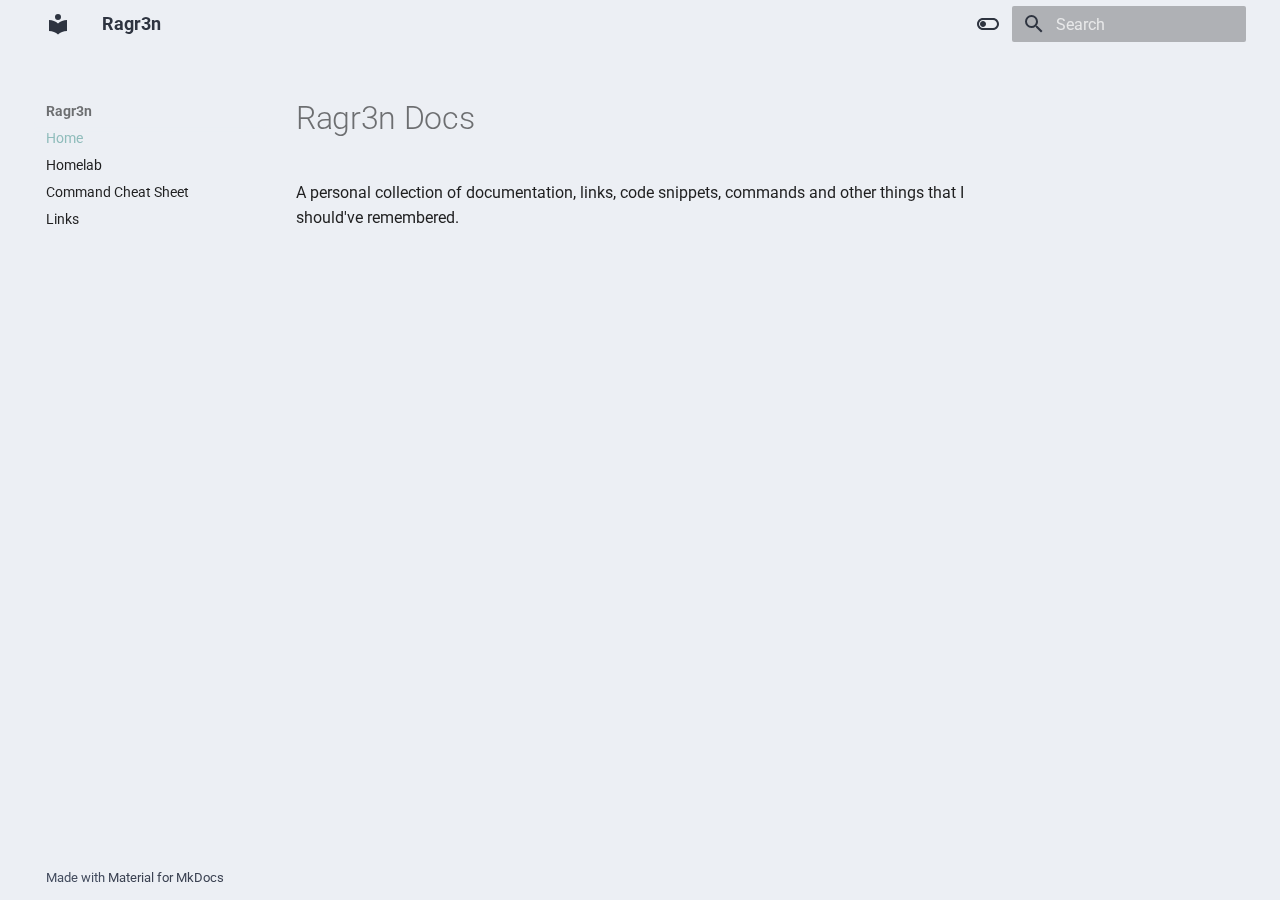
<file: index.html>
<!doctype html>
<html lang="en" class="no-js">
  <head>
    
      <meta charset="utf-8">
      <meta name="viewport" content="width=device-width,initial-scale=1">
      
      
      
        <link rel="canonical" href="https://ragr3n.github.io/">
      
      
      
        <link rel="next" href="homelab_2024/">
      
      
      <link rel="icon" href="assets/images/favicon.png">
      <meta name="generator" content="mkdocs-1.6.1, mkdocs-material-9.5.50">
    
    
      
        <title>Ragr3n</title>
      
    
    
      <link rel="stylesheet" href="assets/stylesheets/main.a40c8224.min.css">
      
        
        <link rel="stylesheet" href="assets/stylesheets/palette.06af60db.min.css">
      
      


    
    
      
    
    
      
        
        
        <link rel="preconnect" href="https://fonts.gstatic.com" crossorigin>
        <link rel="stylesheet" href="https://fonts.googleapis.com/css?family=Roboto:300,300i,400,400i,700,700i%7CRoboto+Mono:400,400i,700,700i&display=fallback">
        <style>:root{--md-text-font:"Roboto";--md-code-font:"Roboto Mono"}</style>
      
    
    
      <link rel="stylesheet" href="stylesheets/extra.css">
    
    <script>__md_scope=new URL(".",location),__md_hash=e=>[...e].reduce(((e,_)=>(e<<5)-e+_.charCodeAt(0)),0),__md_get=(e,_=localStorage,t=__md_scope)=>JSON.parse(_.getItem(t.pathname+"."+e)),__md_set=(e,_,t=localStorage,a=__md_scope)=>{try{t.setItem(a.pathname+"."+e,JSON.stringify(_))}catch(e){}}</script>
    
      

    
    
    
  </head>
  
  
    
    
      
    
    
    
    
    <body dir="ltr" data-md-color-scheme="default" data-md-color-primary="custom" data-md-color-accent="indigo">
  
    
    <input class="md-toggle" data-md-toggle="drawer" type="checkbox" id="__drawer" autocomplete="off">
    <input class="md-toggle" data-md-toggle="search" type="checkbox" id="__search" autocomplete="off">
    <label class="md-overlay" for="__drawer"></label>
    <div data-md-component="skip">
      
        
        <a href="#ragr3n-docs" class="md-skip">
          Skip to content
        </a>
      
    </div>
    <div data-md-component="announce">
      
    </div>
    
    
      

  

<header class="md-header md-header--shadow" data-md-component="header">
  <nav class="md-header__inner md-grid" aria-label="Header">
    <a href="." title="Ragr3n" class="md-header__button md-logo" aria-label="Ragr3n" data-md-component="logo">
      
  
  <svg xmlns="http://www.w3.org/2000/svg" viewBox="0 0 24 24"><path d="M12 8a3 3 0 0 0 3-3 3 3 0 0 0-3-3 3 3 0 0 0-3 3 3 3 0 0 0 3 3m0 3.54C9.64 9.35 6.5 8 3 8v11c3.5 0 6.64 1.35 9 3.54 2.36-2.19 5.5-3.54 9-3.54V8c-3.5 0-6.64 1.35-9 3.54"/></svg>

    </a>
    <label class="md-header__button md-icon" for="__drawer">
      
      <svg xmlns="http://www.w3.org/2000/svg" viewBox="0 0 24 24"><path d="M3 6h18v2H3zm0 5h18v2H3zm0 5h18v2H3z"/></svg>
    </label>
    <div class="md-header__title" data-md-component="header-title">
      <div class="md-header__ellipsis">
        <div class="md-header__topic">
          <span class="md-ellipsis">
            Ragr3n
          </span>
        </div>
        <div class="md-header__topic" data-md-component="header-topic">
          <span class="md-ellipsis">
            
              Home
            
          </span>
        </div>
      </div>
    </div>
    
      
        <form class="md-header__option" data-md-component="palette">
  
    
    
    
    <input class="md-option" data-md-color-media="" data-md-color-scheme="default" data-md-color-primary="custom" data-md-color-accent="indigo"  aria-label="Switch to dark mode"  type="radio" name="__palette" id="__palette_0">
    
      <label class="md-header__button md-icon" title="Switch to dark mode" for="__palette_1" hidden>
        <svg xmlns="http://www.w3.org/2000/svg" viewBox="0 0 24 24"><path d="M17 6H7c-3.31 0-6 2.69-6 6s2.69 6 6 6h10c3.31 0 6-2.69 6-6s-2.69-6-6-6m0 10H7c-2.21 0-4-1.79-4-4s1.79-4 4-4h10c2.21 0 4 1.79 4 4s-1.79 4-4 4M7 9c-1.66 0-3 1.34-3 3s1.34 3 3 3 3-1.34 3-3-1.34-3-3-3"/></svg>
      </label>
    
  
    
    
    
    <input class="md-option" data-md-color-media="" data-md-color-scheme="slate" data-md-color-primary="custom" data-md-color-accent="indigo"  aria-label="Switch to light mode"  type="radio" name="__palette" id="__palette_1">
    
      <label class="md-header__button md-icon" title="Switch to light mode" for="__palette_0" hidden>
        <svg xmlns="http://www.w3.org/2000/svg" viewBox="0 0 24 24"><path d="M17 7H7a5 5 0 0 0-5 5 5 5 0 0 0 5 5h10a5 5 0 0 0 5-5 5 5 0 0 0-5-5m0 8a3 3 0 0 1-3-3 3 3 0 0 1 3-3 3 3 0 0 1 3 3 3 3 0 0 1-3 3"/></svg>
      </label>
    
  
</form>
      
    
    
      <script>var palette=__md_get("__palette");if(palette&&palette.color){if("(prefers-color-scheme)"===palette.color.media){var media=matchMedia("(prefers-color-scheme: light)"),input=document.querySelector(media.matches?"[data-md-color-media='(prefers-color-scheme: light)']":"[data-md-color-media='(prefers-color-scheme: dark)']");palette.color.media=input.getAttribute("data-md-color-media"),palette.color.scheme=input.getAttribute("data-md-color-scheme"),palette.color.primary=input.getAttribute("data-md-color-primary"),palette.color.accent=input.getAttribute("data-md-color-accent")}for(var[key,value]of Object.entries(palette.color))document.body.setAttribute("data-md-color-"+key,value)}</script>
    
    
    
      <label class="md-header__button md-icon" for="__search">
        
        <svg xmlns="http://www.w3.org/2000/svg" viewBox="0 0 24 24"><path d="M9.5 3A6.5 6.5 0 0 1 16 9.5c0 1.61-.59 3.09-1.56 4.23l.27.27h.79l5 5-1.5 1.5-5-5v-.79l-.27-.27A6.52 6.52 0 0 1 9.5 16 6.5 6.5 0 0 1 3 9.5 6.5 6.5 0 0 1 9.5 3m0 2C7 5 5 7 5 9.5S7 14 9.5 14 14 12 14 9.5 12 5 9.5 5"/></svg>
      </label>
      <div class="md-search" data-md-component="search" role="dialog">
  <label class="md-search__overlay" for="__search"></label>
  <div class="md-search__inner" role="search">
    <form class="md-search__form" name="search">
      <input type="text" class="md-search__input" name="query" aria-label="Search" placeholder="Search" autocapitalize="off" autocorrect="off" autocomplete="off" spellcheck="false" data-md-component="search-query" required>
      <label class="md-search__icon md-icon" for="__search">
        
        <svg xmlns="http://www.w3.org/2000/svg" viewBox="0 0 24 24"><path d="M9.5 3A6.5 6.5 0 0 1 16 9.5c0 1.61-.59 3.09-1.56 4.23l.27.27h.79l5 5-1.5 1.5-5-5v-.79l-.27-.27A6.52 6.52 0 0 1 9.5 16 6.5 6.5 0 0 1 3 9.5 6.5 6.5 0 0 1 9.5 3m0 2C7 5 5 7 5 9.5S7 14 9.5 14 14 12 14 9.5 12 5 9.5 5"/></svg>
        
        <svg xmlns="http://www.w3.org/2000/svg" viewBox="0 0 24 24"><path d="M20 11v2H8l5.5 5.5-1.42 1.42L4.16 12l7.92-7.92L13.5 5.5 8 11z"/></svg>
      </label>
      <nav class="md-search__options" aria-label="Search">
        
        <button type="reset" class="md-search__icon md-icon" title="Clear" aria-label="Clear" tabindex="-1">
          
          <svg xmlns="http://www.w3.org/2000/svg" viewBox="0 0 24 24"><path d="M19 6.41 17.59 5 12 10.59 6.41 5 5 6.41 10.59 12 5 17.59 6.41 19 12 13.41 17.59 19 19 17.59 13.41 12z"/></svg>
        </button>
      </nav>
      
    </form>
    <div class="md-search__output">
      <div class="md-search__scrollwrap" tabindex="0" data-md-scrollfix>
        <div class="md-search-result" data-md-component="search-result">
          <div class="md-search-result__meta">
            Initializing search
          </div>
          <ol class="md-search-result__list" role="presentation"></ol>
        </div>
      </div>
    </div>
  </div>
</div>
    
    
  </nav>
  
</header>
    
    <div class="md-container" data-md-component="container">
      
      
        
          
        
      
      <main class="md-main" data-md-component="main">
        <div class="md-main__inner md-grid">
          
            
              
              <div class="md-sidebar md-sidebar--primary" data-md-component="sidebar" data-md-type="navigation" >
                <div class="md-sidebar__scrollwrap">
                  <div class="md-sidebar__inner">
                    



<nav class="md-nav md-nav--primary" aria-label="Navigation" data-md-level="0">
  <label class="md-nav__title" for="__drawer">
    <a href="." title="Ragr3n" class="md-nav__button md-logo" aria-label="Ragr3n" data-md-component="logo">
      
  
  <svg xmlns="http://www.w3.org/2000/svg" viewBox="0 0 24 24"><path d="M12 8a3 3 0 0 0 3-3 3 3 0 0 0-3-3 3 3 0 0 0-3 3 3 3 0 0 0 3 3m0 3.54C9.64 9.35 6.5 8 3 8v11c3.5 0 6.64 1.35 9 3.54 2.36-2.19 5.5-3.54 9-3.54V8c-3.5 0-6.64 1.35-9 3.54"/></svg>

    </a>
    Ragr3n
  </label>
  
  <ul class="md-nav__list" data-md-scrollfix>
    
      
      
  
  
    
  
  
  
    <li class="md-nav__item md-nav__item--active">
      
      <input class="md-nav__toggle md-toggle" type="checkbox" id="__toc">
      
      
        
      
      
      <a href="." class="md-nav__link md-nav__link--active">
        
  
  <span class="md-ellipsis">
    Home
  </span>
  

      </a>
      
    </li>
  

    
      
      
  
  
  
  
    <li class="md-nav__item">
      <a href="homelab_2024/" class="md-nav__link">
        
  
  <span class="md-ellipsis">
    Homelab
  </span>
  

      </a>
    </li>
  

    
      
      
  
  
  
  
    <li class="md-nav__item">
      <a href="cheat_sheet/" class="md-nav__link">
        
  
  <span class="md-ellipsis">
    Command Cheat Sheet
  </span>
  

      </a>
    </li>
  

    
      
      
  
  
  
  
    <li class="md-nav__item">
      <a href="links/" class="md-nav__link">
        
  
  <span class="md-ellipsis">
    Links
  </span>
  

      </a>
    </li>
  

    
  </ul>
</nav>
                  </div>
                </div>
              </div>
            
            
              
              <div class="md-sidebar md-sidebar--secondary" data-md-component="sidebar" data-md-type="toc" >
                <div class="md-sidebar__scrollwrap">
                  <div class="md-sidebar__inner">
                    

<nav class="md-nav md-nav--secondary" aria-label="Table of contents">
  
  
  
    
  
  
</nav>
                  </div>
                </div>
              </div>
            
          
          
            <div class="md-content" data-md-component="content">
              <article class="md-content__inner md-typeset">
                
                  


<h1 id="ragr3n-docs">Ragr3n Docs</h1>
<p>A personal collection of documentation, links, code snippets, commands and other things that I should've remembered.</p>












                
              </article>
            </div>
          
          
<script>var target=document.getElementById(location.hash.slice(1));target&&target.name&&(target.checked=target.name.startsWith("__tabbed_"))</script>
        </div>
        
      </main>
      
        <footer class="md-footer">
  
  <div class="md-footer-meta md-typeset">
    <div class="md-footer-meta__inner md-grid">
      <div class="md-copyright">
  
  
    Made with
    <a href="https://squidfunk.github.io/mkdocs-material/" target="_blank" rel="noopener">
      Material for MkDocs
    </a>
  
</div>
      
    </div>
  </div>
</footer>
      
    </div>
    <div class="md-dialog" data-md-component="dialog">
      <div class="md-dialog__inner md-typeset"></div>
    </div>
    
    
    <script id="__config" type="application/json">{"base": ".", "features": [], "search": "assets/javascripts/workers/search.f8cc74c7.min.js", "translations": {"clipboard.copied": "Copied to clipboard", "clipboard.copy": "Copy to clipboard", "search.result.more.one": "1 more on this page", "search.result.more.other": "# more on this page", "search.result.none": "No matching documents", "search.result.one": "1 matching document", "search.result.other": "# matching documents", "search.result.placeholder": "Type to start searching", "search.result.term.missing": "Missing", "select.version": "Select version"}}</script>
    
    
      <script src="assets/javascripts/bundle.60a45f97.min.js"></script>
      
    
  </body>
</html>
</file>
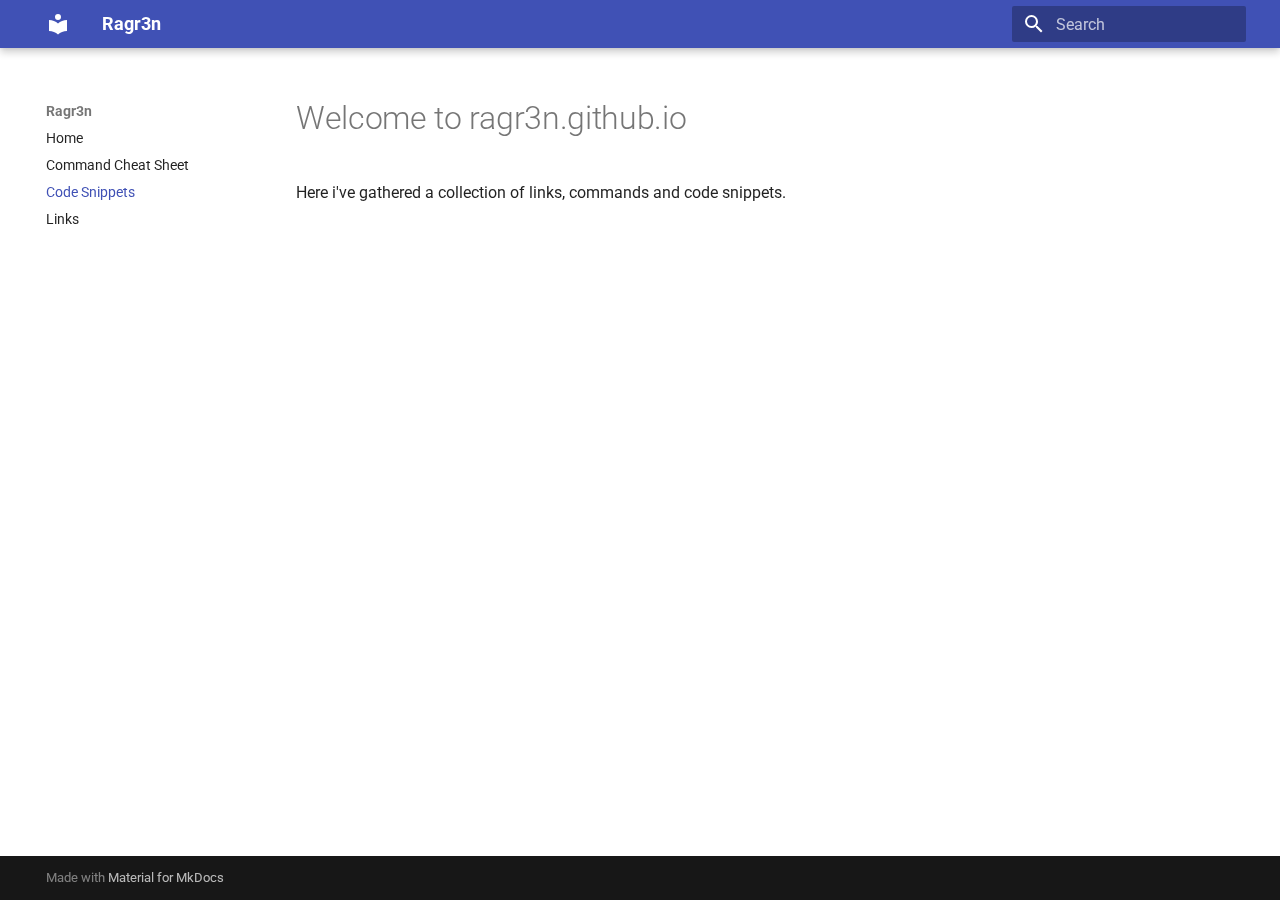
<file: code_snippets/index.html>
<!doctype html>
<html lang="en" class="no-js">
  <head>
    
      <meta charset="utf-8">
      <meta name="viewport" content="width=device-width,initial-scale=1">
      
      
      
        <link rel="canonical" href="https://ragr3n.github.io/code_snippets/">
      
      
        <link rel="prev" href="../cheat_sheet/">
      
      
        <link rel="next" href="../links/">
      
      
      <link rel="icon" href="../assets/images/favicon.png">
      <meta name="generator" content="mkdocs-1.5.2, mkdocs-material-9.3.1">
    
    
      
        <title>Code Snippets - Ragr3n</title>
      
    
    
      <link rel="stylesheet" href="../assets/stylesheets/main.046329b4.min.css">
      
      


    
    
      
    
    
      
        
        
        <link rel="preconnect" href="https://fonts.gstatic.com" crossorigin>
        <link rel="stylesheet" href="https://fonts.googleapis.com/css?family=Roboto:300,300i,400,400i,700,700i%7CRoboto+Mono:400,400i,700,700i&display=fallback">
        <style>:root{--md-text-font:"Roboto";--md-code-font:"Roboto Mono"}</style>
      
    
    
    <script>__md_scope=new URL("..",location),__md_hash=e=>[...e].reduce((e,_)=>(e<<5)-e+_.charCodeAt(0),0),__md_get=(e,_=localStorage,t=__md_scope)=>JSON.parse(_.getItem(t.pathname+"."+e)),__md_set=(e,_,t=localStorage,a=__md_scope)=>{try{t.setItem(a.pathname+"."+e,JSON.stringify(_))}catch(e){}}</script>
    
      

    
    
    
  </head>
  
  
    <body dir="ltr">
  
    
    
      <script>var palette=__md_get("__palette");if(palette&&"object"==typeof palette.color)for(var key of Object.keys(palette.color))document.body.setAttribute("data-md-color-"+key,palette.color[key])</script>
    
    <input class="md-toggle" data-md-toggle="drawer" type="checkbox" id="__drawer" autocomplete="off">
    <input class="md-toggle" data-md-toggle="search" type="checkbox" id="__search" autocomplete="off">
    <label class="md-overlay" for="__drawer"></label>
    <div data-md-component="skip">
      
        
        <a href="#welcome-to-ragr3ngithubio" class="md-skip">
          Skip to content
        </a>
      
    </div>
    <div data-md-component="announce">
      
    </div>
    
    
      

  

<header class="md-header md-header--shadow" data-md-component="header">
  <nav class="md-header__inner md-grid" aria-label="Header">
    <a href=".." title="Ragr3n" class="md-header__button md-logo" aria-label="Ragr3n" data-md-component="logo">
      
  
  <svg xmlns="http://www.w3.org/2000/svg" viewBox="0 0 24 24"><path d="M12 8a3 3 0 0 0 3-3 3 3 0 0 0-3-3 3 3 0 0 0-3 3 3 3 0 0 0 3 3m0 3.54C9.64 9.35 6.5 8 3 8v11c3.5 0 6.64 1.35 9 3.54 2.36-2.19 5.5-3.54 9-3.54V8c-3.5 0-6.64 1.35-9 3.54Z"/></svg>

    </a>
    <label class="md-header__button md-icon" for="__drawer">
      
      <svg xmlns="http://www.w3.org/2000/svg" viewBox="0 0 24 24"><path d="M3 6h18v2H3V6m0 5h18v2H3v-2m0 5h18v2H3v-2Z"/></svg>
    </label>
    <div class="md-header__title" data-md-component="header-title">
      <div class="md-header__ellipsis">
        <div class="md-header__topic">
          <span class="md-ellipsis">
            Ragr3n
          </span>
        </div>
        <div class="md-header__topic" data-md-component="header-topic">
          <span class="md-ellipsis">
            
              Code Snippets
            
          </span>
        </div>
      </div>
    </div>
    
    
    
      <label class="md-header__button md-icon" for="__search">
        
        <svg xmlns="http://www.w3.org/2000/svg" viewBox="0 0 24 24"><path d="M9.5 3A6.5 6.5 0 0 1 16 9.5c0 1.61-.59 3.09-1.56 4.23l.27.27h.79l5 5-1.5 1.5-5-5v-.79l-.27-.27A6.516 6.516 0 0 1 9.5 16 6.5 6.5 0 0 1 3 9.5 6.5 6.5 0 0 1 9.5 3m0 2C7 5 5 7 5 9.5S7 14 9.5 14 14 12 14 9.5 12 5 9.5 5Z"/></svg>
      </label>
      <div class="md-search" data-md-component="search" role="dialog">
  <label class="md-search__overlay" for="__search"></label>
  <div class="md-search__inner" role="search">
    <form class="md-search__form" name="search">
      <input type="text" class="md-search__input" name="query" aria-label="Search" placeholder="Search" autocapitalize="off" autocorrect="off" autocomplete="off" spellcheck="false" data-md-component="search-query" required>
      <label class="md-search__icon md-icon" for="__search">
        
        <svg xmlns="http://www.w3.org/2000/svg" viewBox="0 0 24 24"><path d="M9.5 3A6.5 6.5 0 0 1 16 9.5c0 1.61-.59 3.09-1.56 4.23l.27.27h.79l5 5-1.5 1.5-5-5v-.79l-.27-.27A6.516 6.516 0 0 1 9.5 16 6.5 6.5 0 0 1 3 9.5 6.5 6.5 0 0 1 9.5 3m0 2C7 5 5 7 5 9.5S7 14 9.5 14 14 12 14 9.5 12 5 9.5 5Z"/></svg>
        
        <svg xmlns="http://www.w3.org/2000/svg" viewBox="0 0 24 24"><path d="M20 11v2H8l5.5 5.5-1.42 1.42L4.16 12l7.92-7.92L13.5 5.5 8 11h12Z"/></svg>
      </label>
      <nav class="md-search__options" aria-label="Search">
        
        <button type="reset" class="md-search__icon md-icon" title="Clear" aria-label="Clear" tabindex="-1">
          
          <svg xmlns="http://www.w3.org/2000/svg" viewBox="0 0 24 24"><path d="M19 6.41 17.59 5 12 10.59 6.41 5 5 6.41 10.59 12 5 17.59 6.41 19 12 13.41 17.59 19 19 17.59 13.41 12 19 6.41Z"/></svg>
        </button>
      </nav>
      
    </form>
    <div class="md-search__output">
      <div class="md-search__scrollwrap" data-md-scrollfix>
        <div class="md-search-result" data-md-component="search-result">
          <div class="md-search-result__meta">
            Initializing search
          </div>
          <ol class="md-search-result__list" role="presentation"></ol>
        </div>
      </div>
    </div>
  </div>
</div>
    
    
  </nav>
  
</header>
    
    <div class="md-container" data-md-component="container">
      
      
        
          
        
      
      <main class="md-main" data-md-component="main">
        <div class="md-main__inner md-grid">
          
            
              
              <div class="md-sidebar md-sidebar--primary" data-md-component="sidebar" data-md-type="navigation" >
                <div class="md-sidebar__scrollwrap">
                  <div class="md-sidebar__inner">
                    



<nav class="md-nav md-nav--primary" aria-label="Navigation" data-md-level="0">
  <label class="md-nav__title" for="__drawer">
    <a href=".." title="Ragr3n" class="md-nav__button md-logo" aria-label="Ragr3n" data-md-component="logo">
      
  
  <svg xmlns="http://www.w3.org/2000/svg" viewBox="0 0 24 24"><path d="M12 8a3 3 0 0 0 3-3 3 3 0 0 0-3-3 3 3 0 0 0-3 3 3 3 0 0 0 3 3m0 3.54C9.64 9.35 6.5 8 3 8v11c3.5 0 6.64 1.35 9 3.54 2.36-2.19 5.5-3.54 9-3.54V8c-3.5 0-6.64 1.35-9 3.54Z"/></svg>

    </a>
    Ragr3n
  </label>
  
  <ul class="md-nav__list" data-md-scrollfix>
    
      
      
  
  
  
    <li class="md-nav__item">
      <a href=".." class="md-nav__link">
        
  
  <span class="md-ellipsis">
    Home
  </span>
  

      </a>
    </li>
  

    
      
      
  
  
  
    <li class="md-nav__item">
      <a href="../cheat_sheet/" class="md-nav__link">
        
  
  <span class="md-ellipsis">
    Command Cheat Sheet
  </span>
  

      </a>
    </li>
  

    
      
      
  
  
    
  
  
    <li class="md-nav__item md-nav__item--active">
      
      <input class="md-nav__toggle md-toggle" type="checkbox" id="__toc">
      
      
        
      
      
      <a href="./" class="md-nav__link md-nav__link--active">
        
  
  <span class="md-ellipsis">
    Code Snippets
  </span>
  

      </a>
      
    </li>
  

    
      
      
  
  
  
    <li class="md-nav__item">
      <a href="../links/" class="md-nav__link">
        
  
  <span class="md-ellipsis">
    Links
  </span>
  

      </a>
    </li>
  

    
  </ul>
</nav>
                  </div>
                </div>
              </div>
            
            
              
              <div class="md-sidebar md-sidebar--secondary" data-md-component="sidebar" data-md-type="toc" >
                <div class="md-sidebar__scrollwrap">
                  <div class="md-sidebar__inner">
                    

<nav class="md-nav md-nav--secondary" aria-label="Table of contents">
  
  
  
    
  
  
</nav>
                  </div>
                </div>
              </div>
            
          
          
            <div class="md-content" data-md-component="content">
              <article class="md-content__inner md-typeset">
                
                  


<h1 id="welcome-to-ragr3ngithubio">Welcome to ragr3n.github.io</h1>
<p>Here i've gathered a collection of links, commands and code snippets.</p>





                
              </article>
            </div>
          
          
        </div>
        
      </main>
      
        <footer class="md-footer">
  
  <div class="md-footer-meta md-typeset">
    <div class="md-footer-meta__inner md-grid">
      <div class="md-copyright">
  
  
    Made with
    <a href="https://squidfunk.github.io/mkdocs-material/" target="_blank" rel="noopener">
      Material for MkDocs
    </a>
  
</div>
      
    </div>
  </div>
</footer>
      
    </div>
    <div class="md-dialog" data-md-component="dialog">
      <div class="md-dialog__inner md-typeset"></div>
    </div>
    
    <script id="__config" type="application/json">{"base": "..", "features": [], "search": "../assets/javascripts/workers/search.dfff1995.min.js", "translations": {"clipboard.copied": "Copied to clipboard", "clipboard.copy": "Copy to clipboard", "search.result.more.one": "1 more on this page", "search.result.more.other": "# more on this page", "search.result.none": "No matching documents", "search.result.one": "1 matching document", "search.result.other": "# matching documents", "search.result.placeholder": "Type to start searching", "search.result.term.missing": "Missing", "select.version": "Select version"}}</script>
    
    
      <script src="../assets/javascripts/bundle.dff1b7c8.min.js"></script>
      
    
  </body>
</html>
</file>
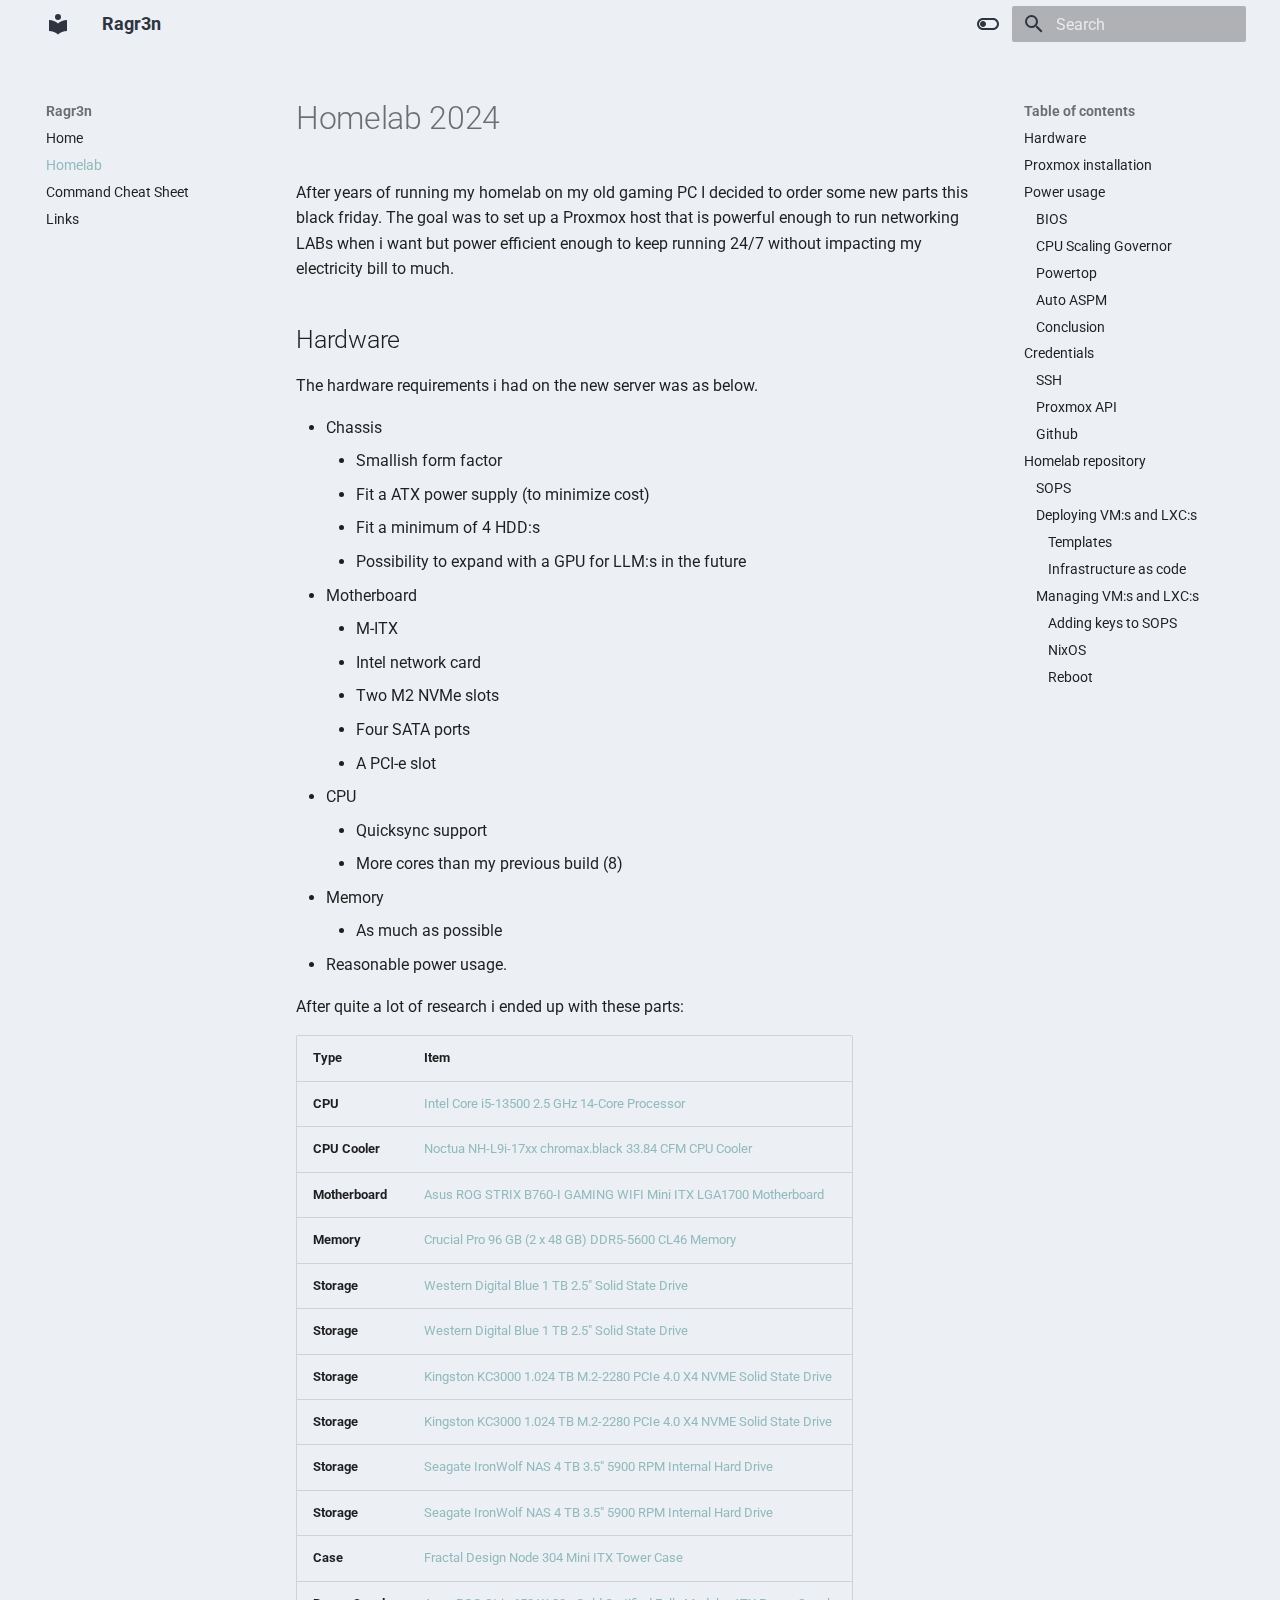
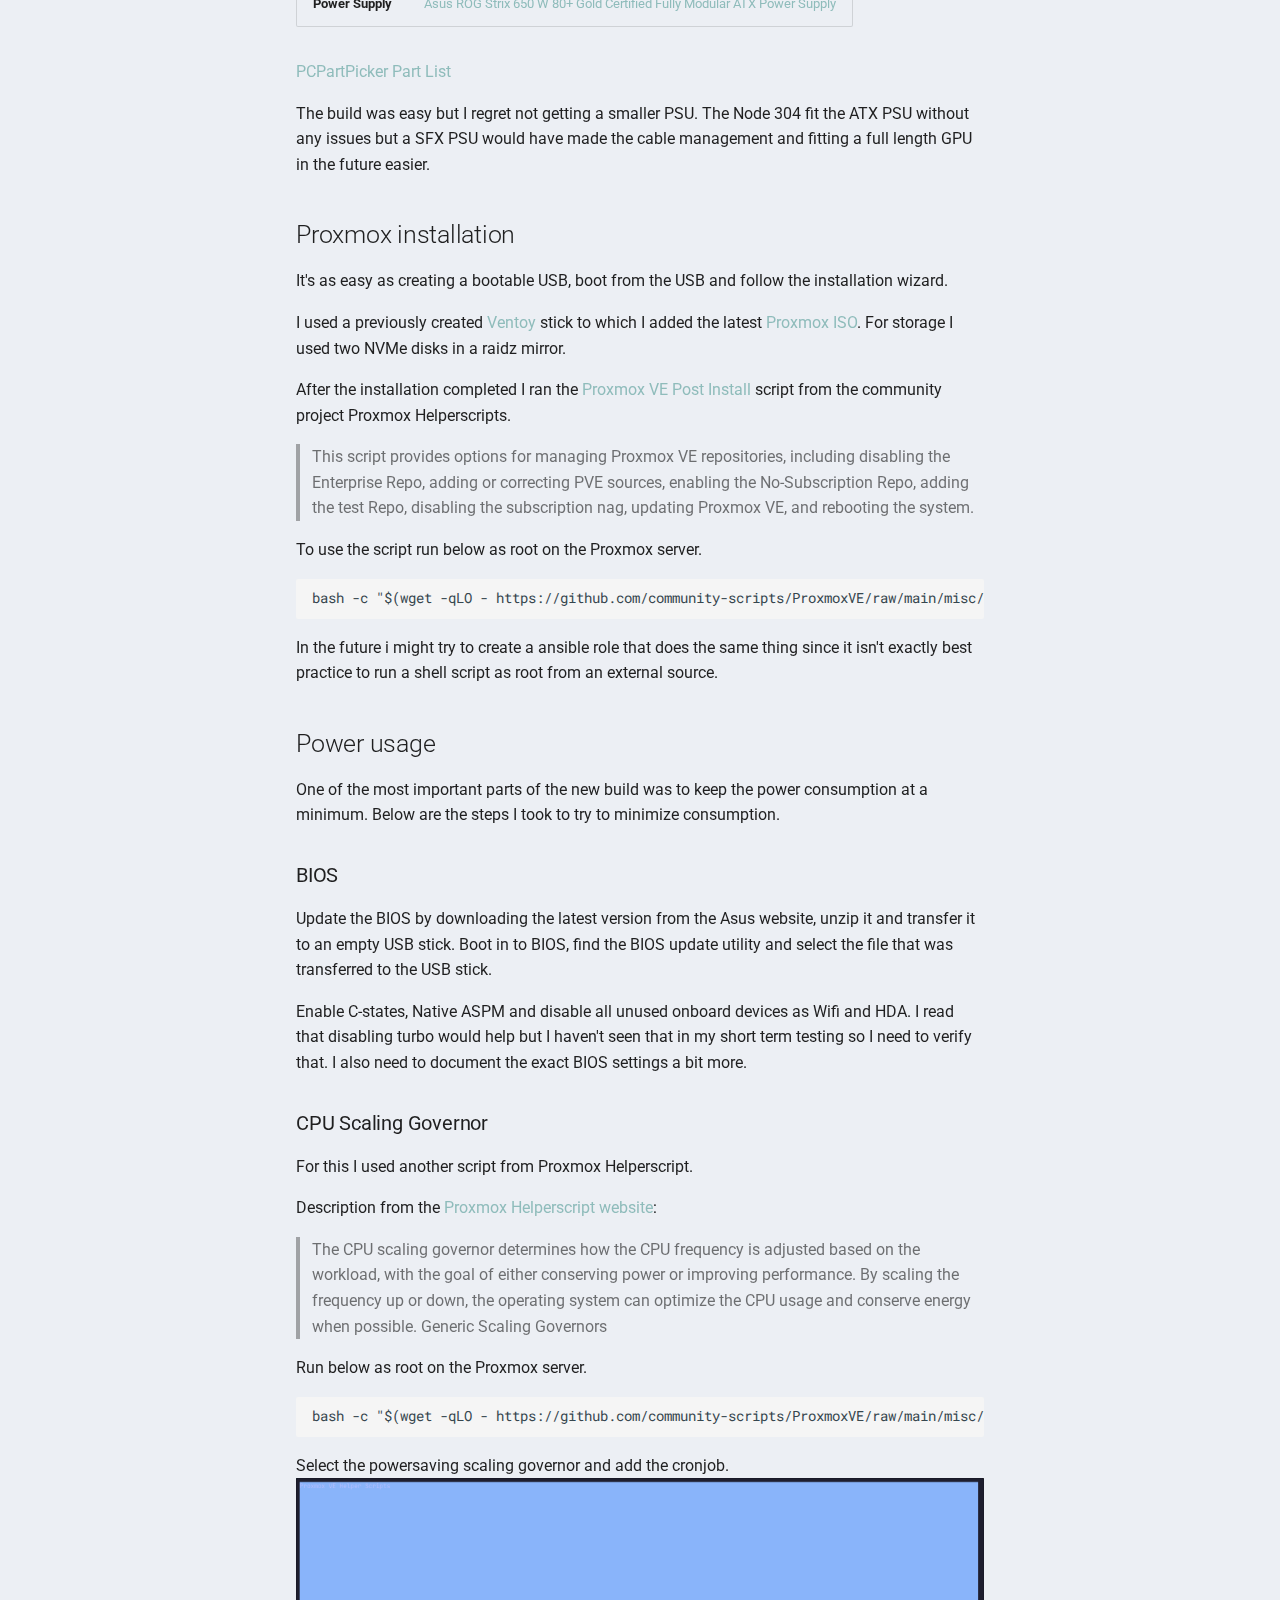
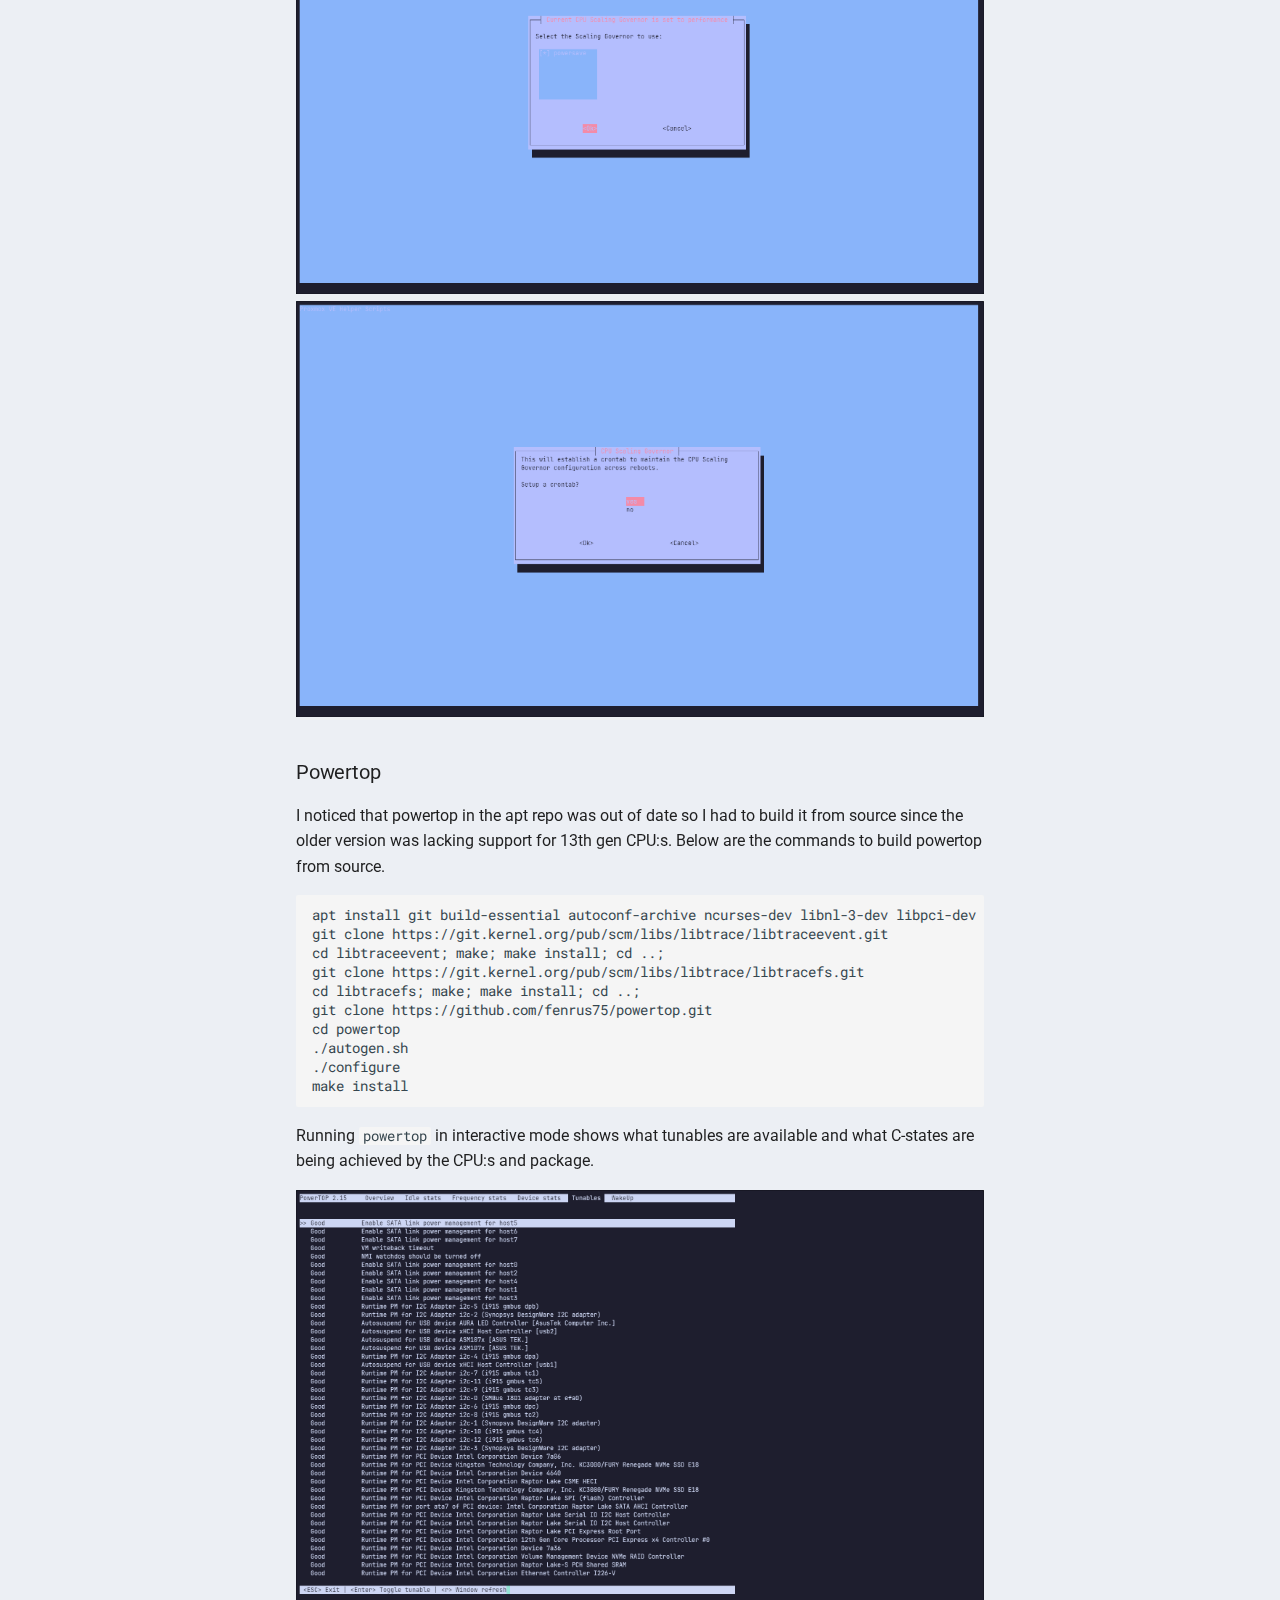
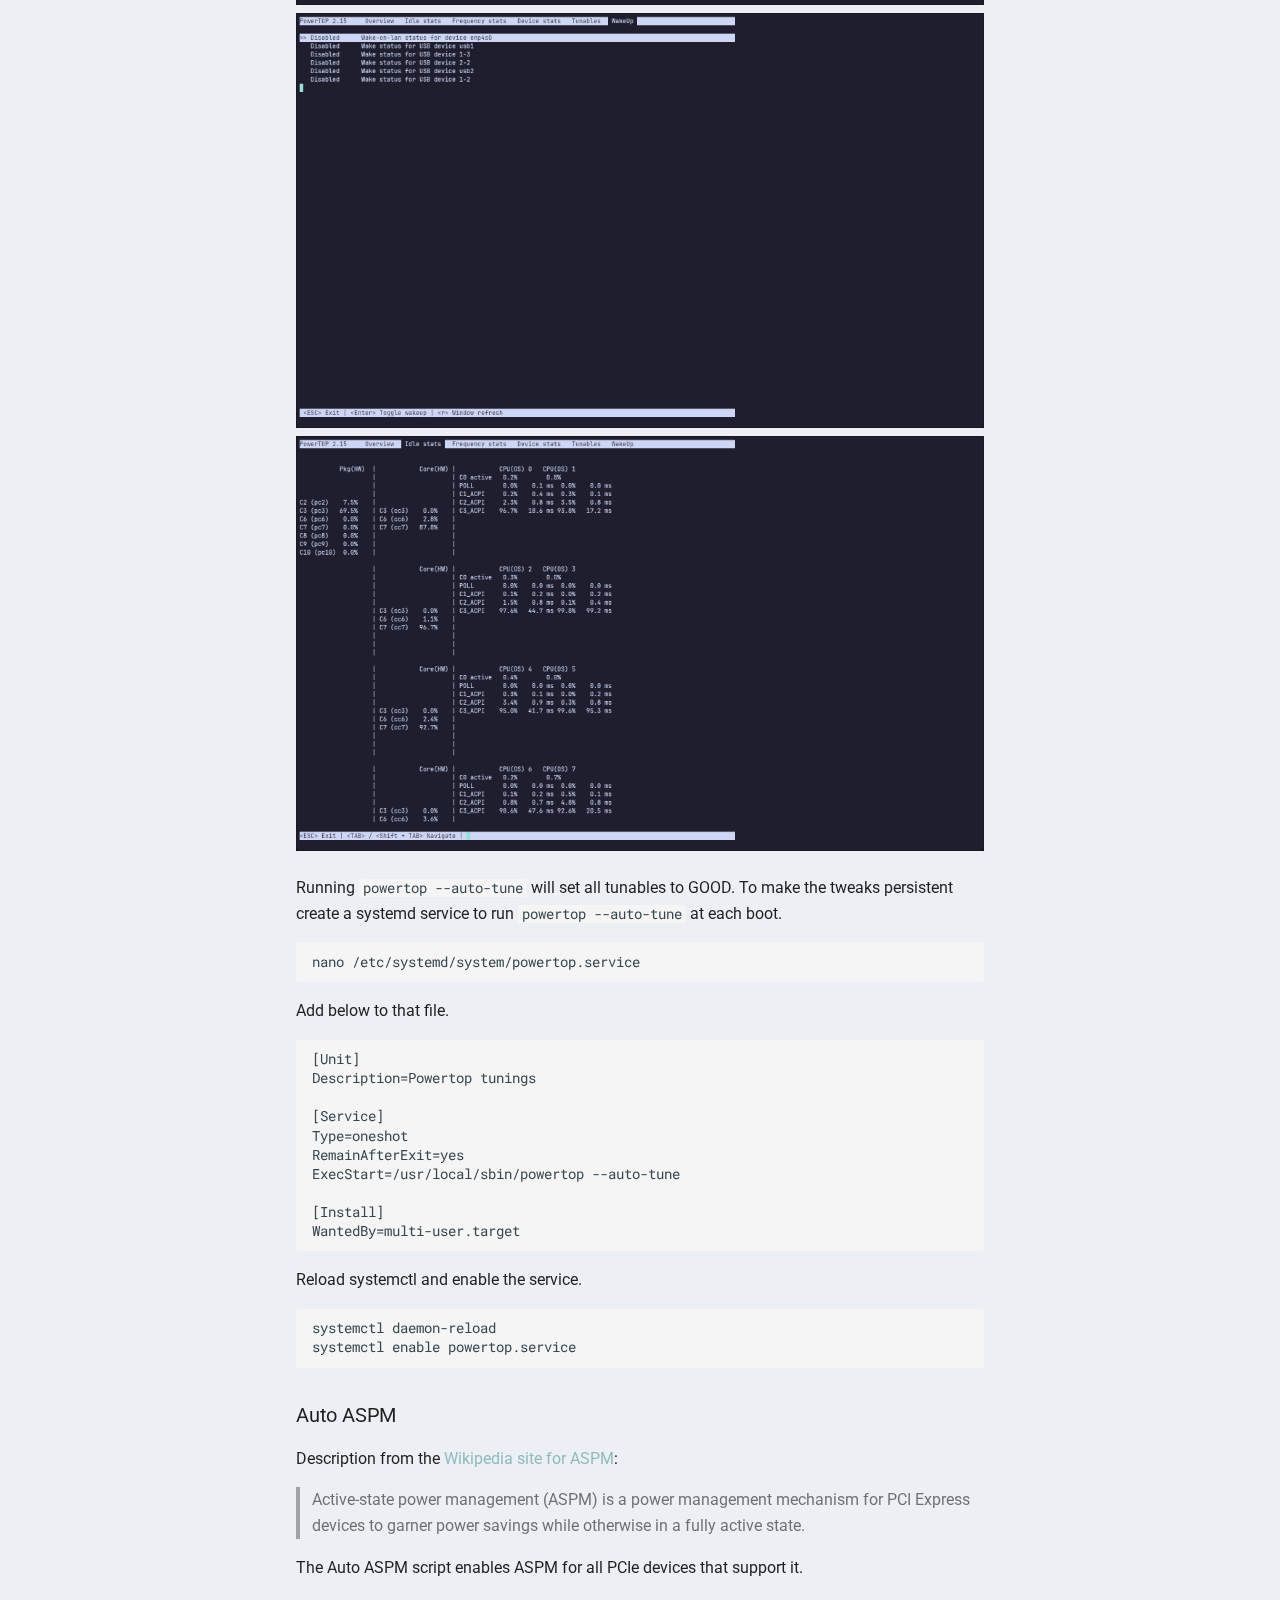
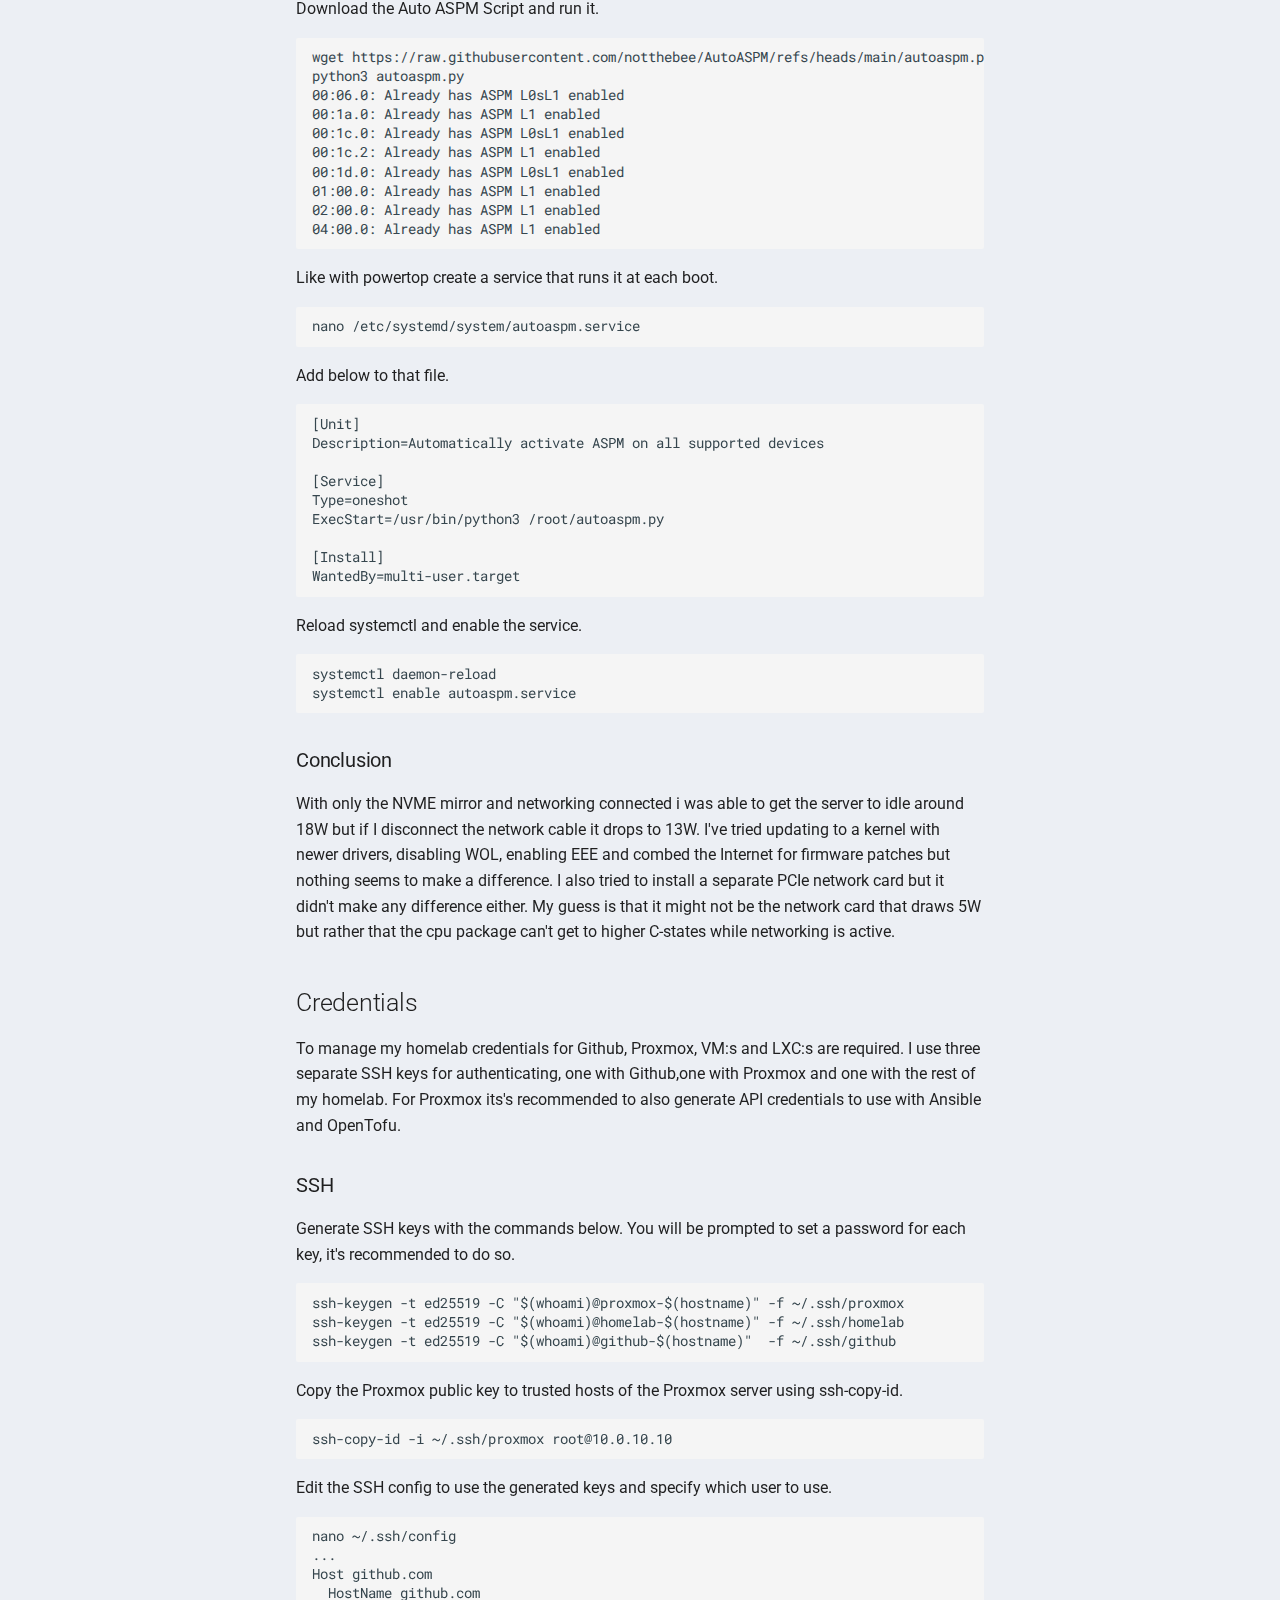
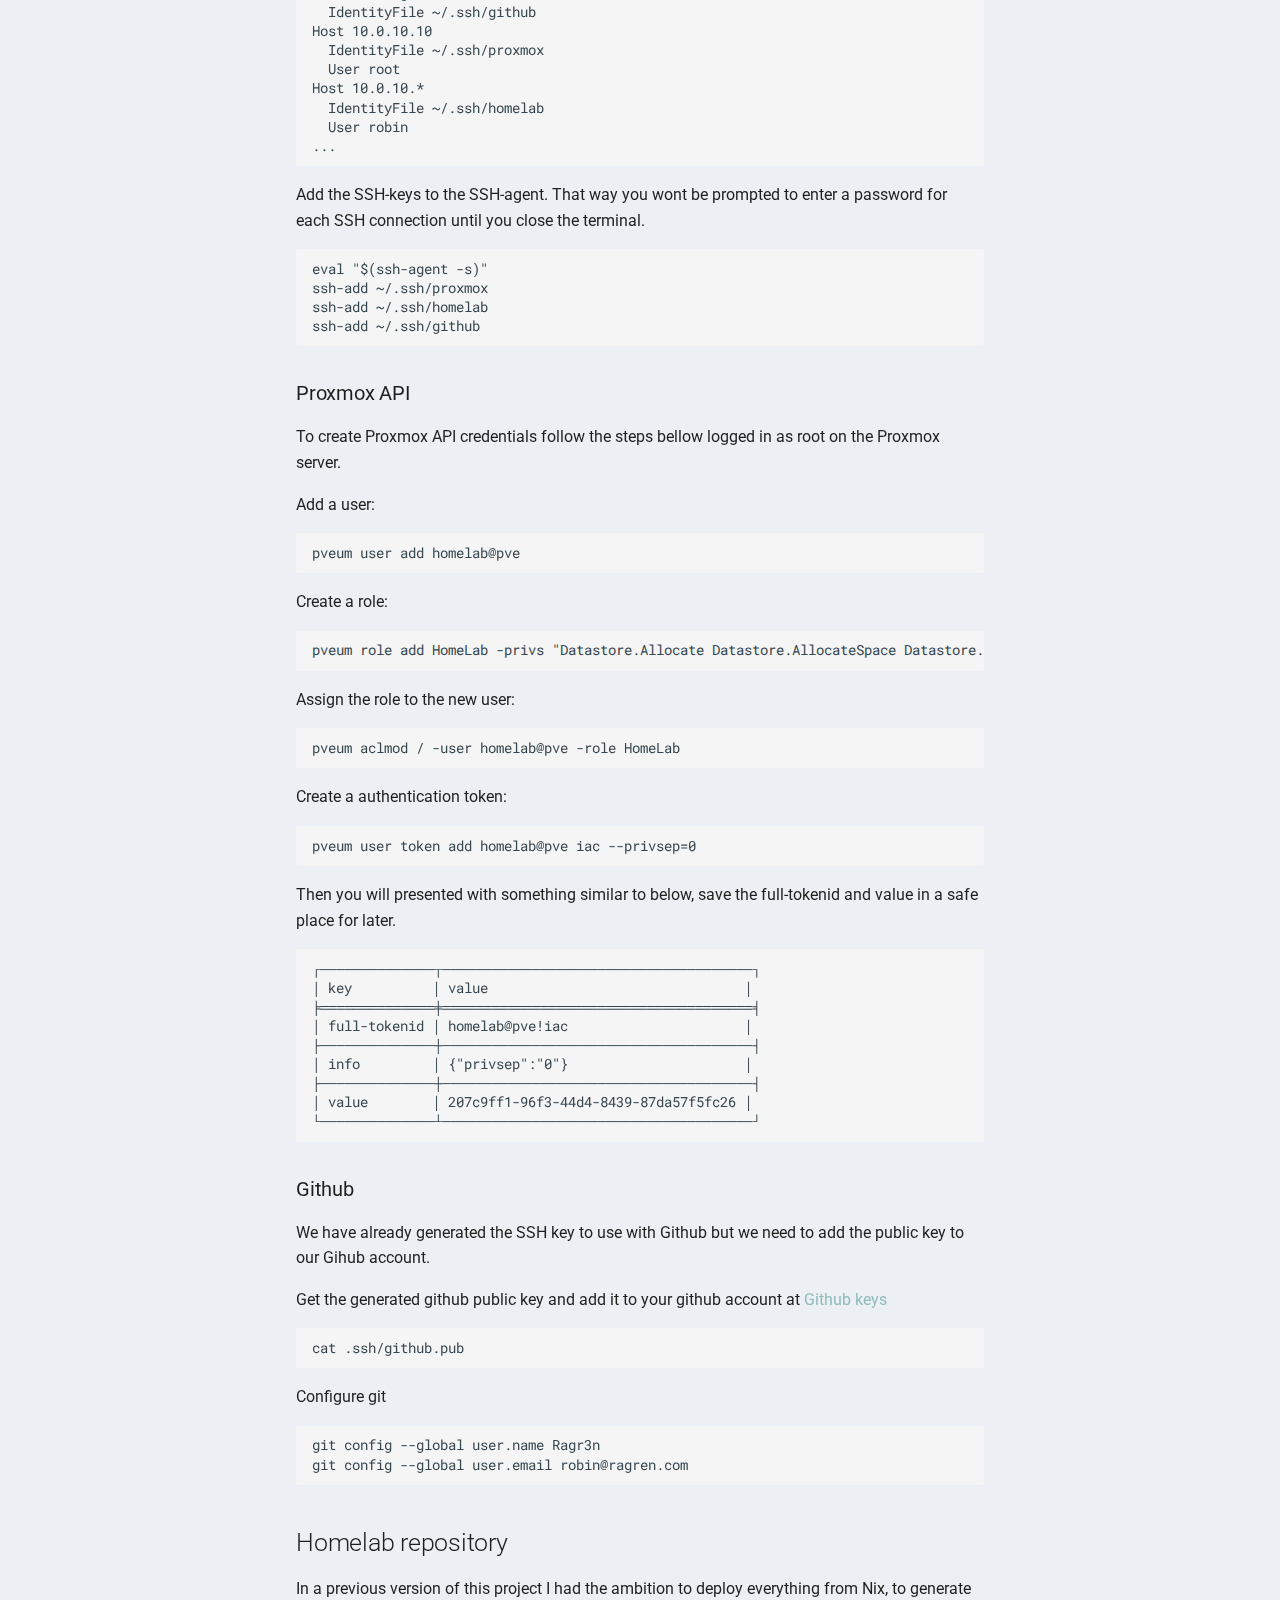
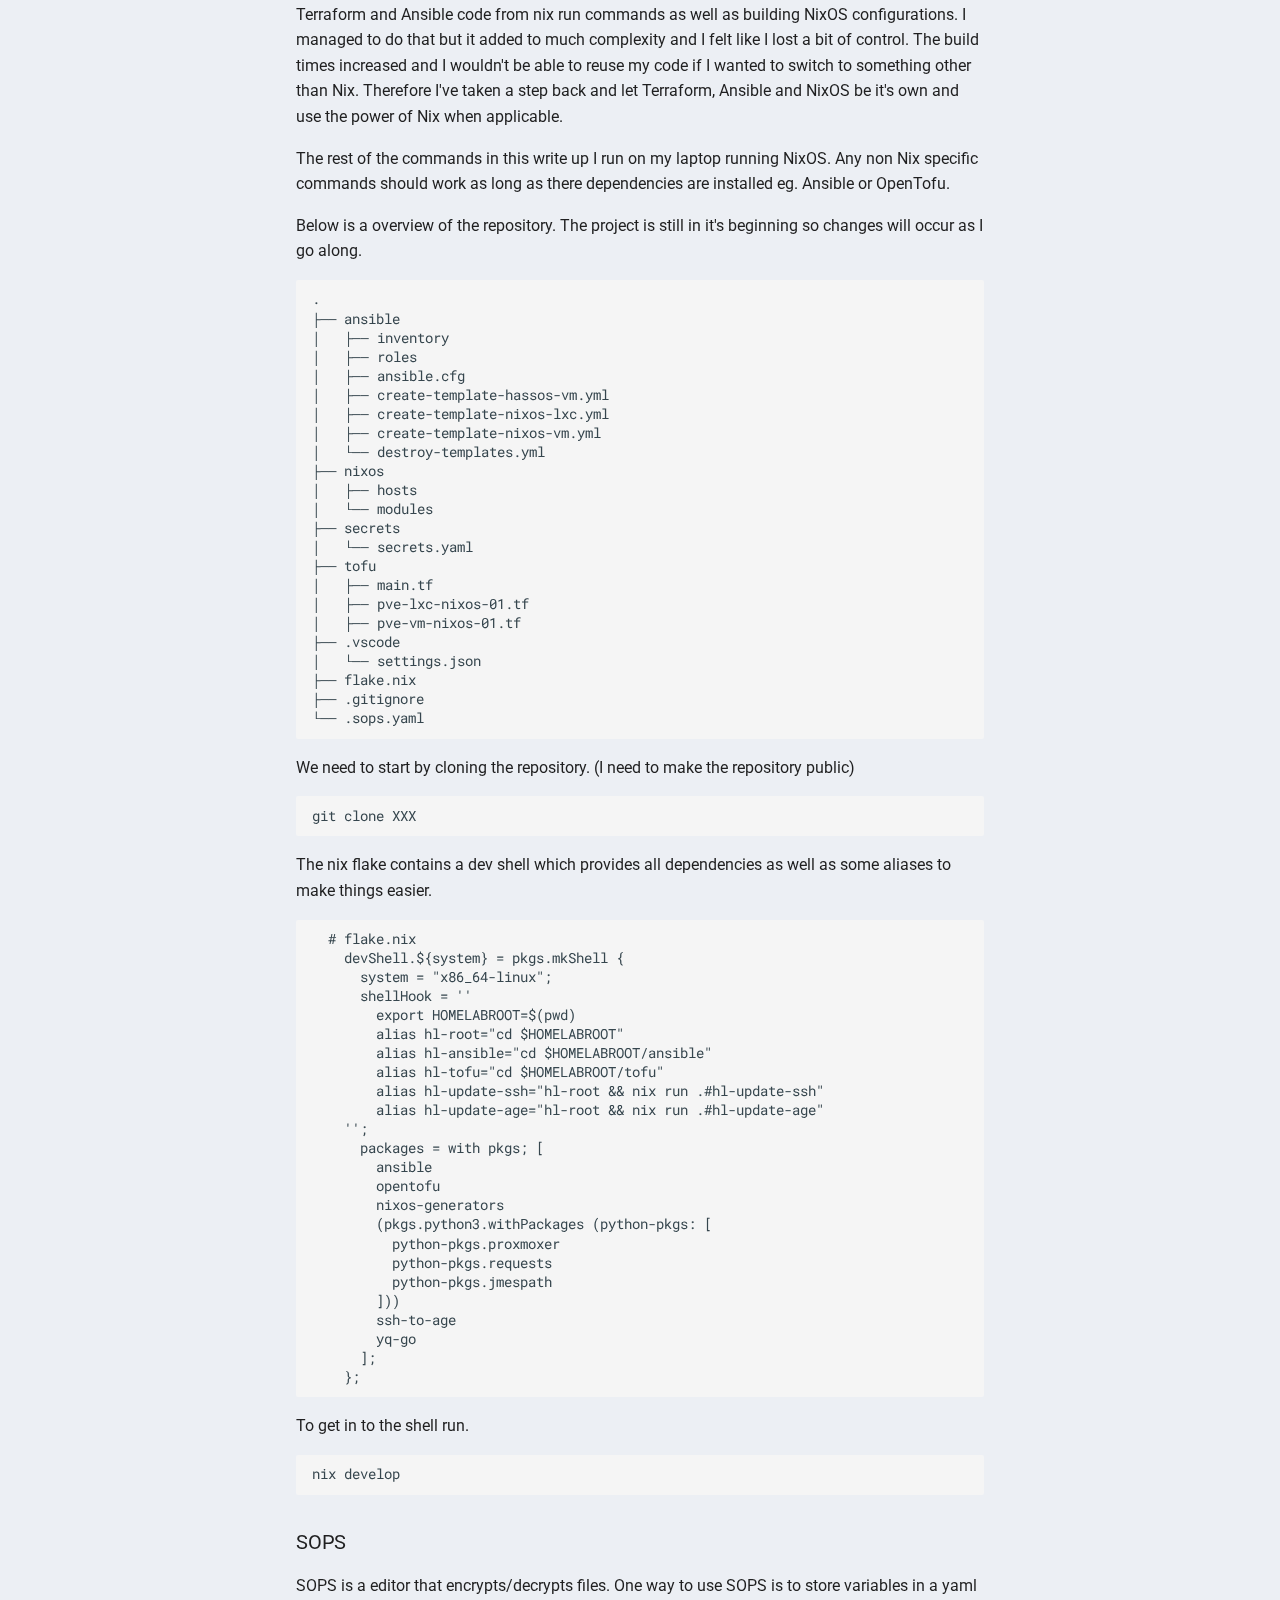
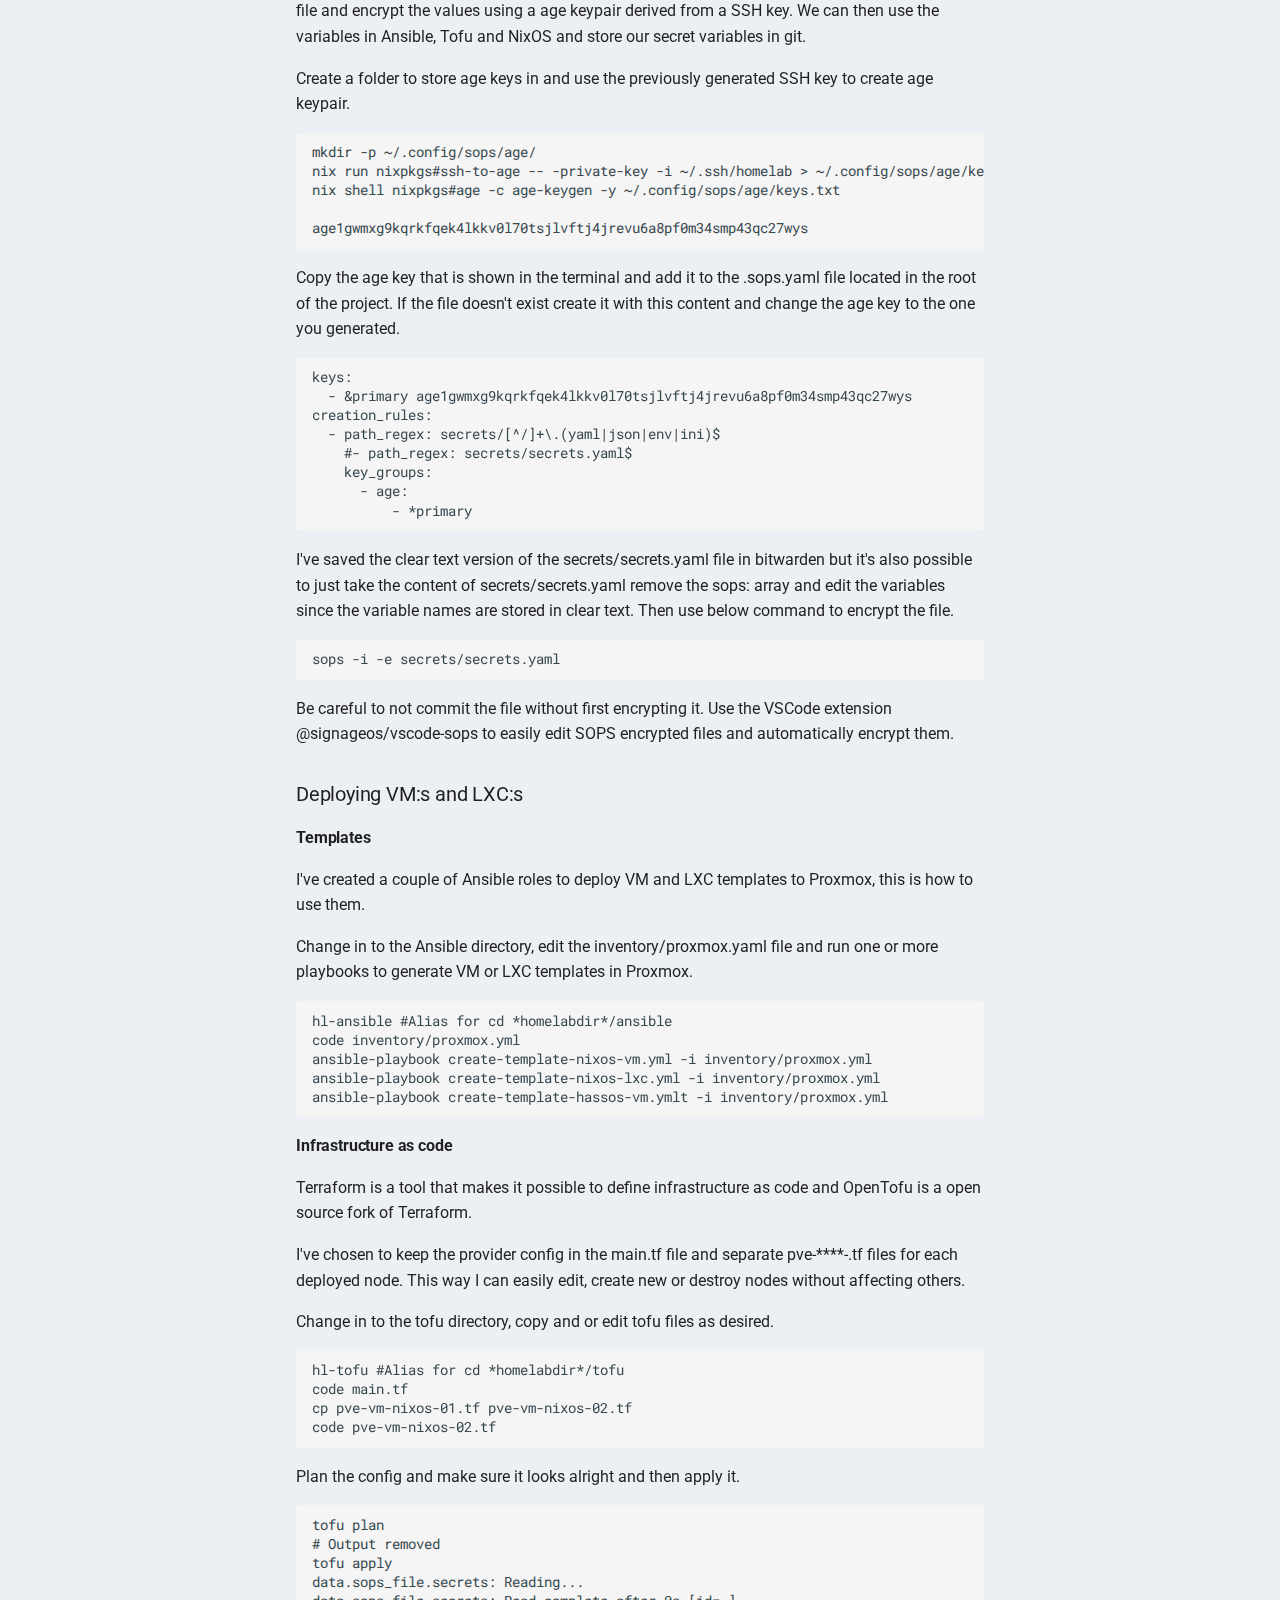
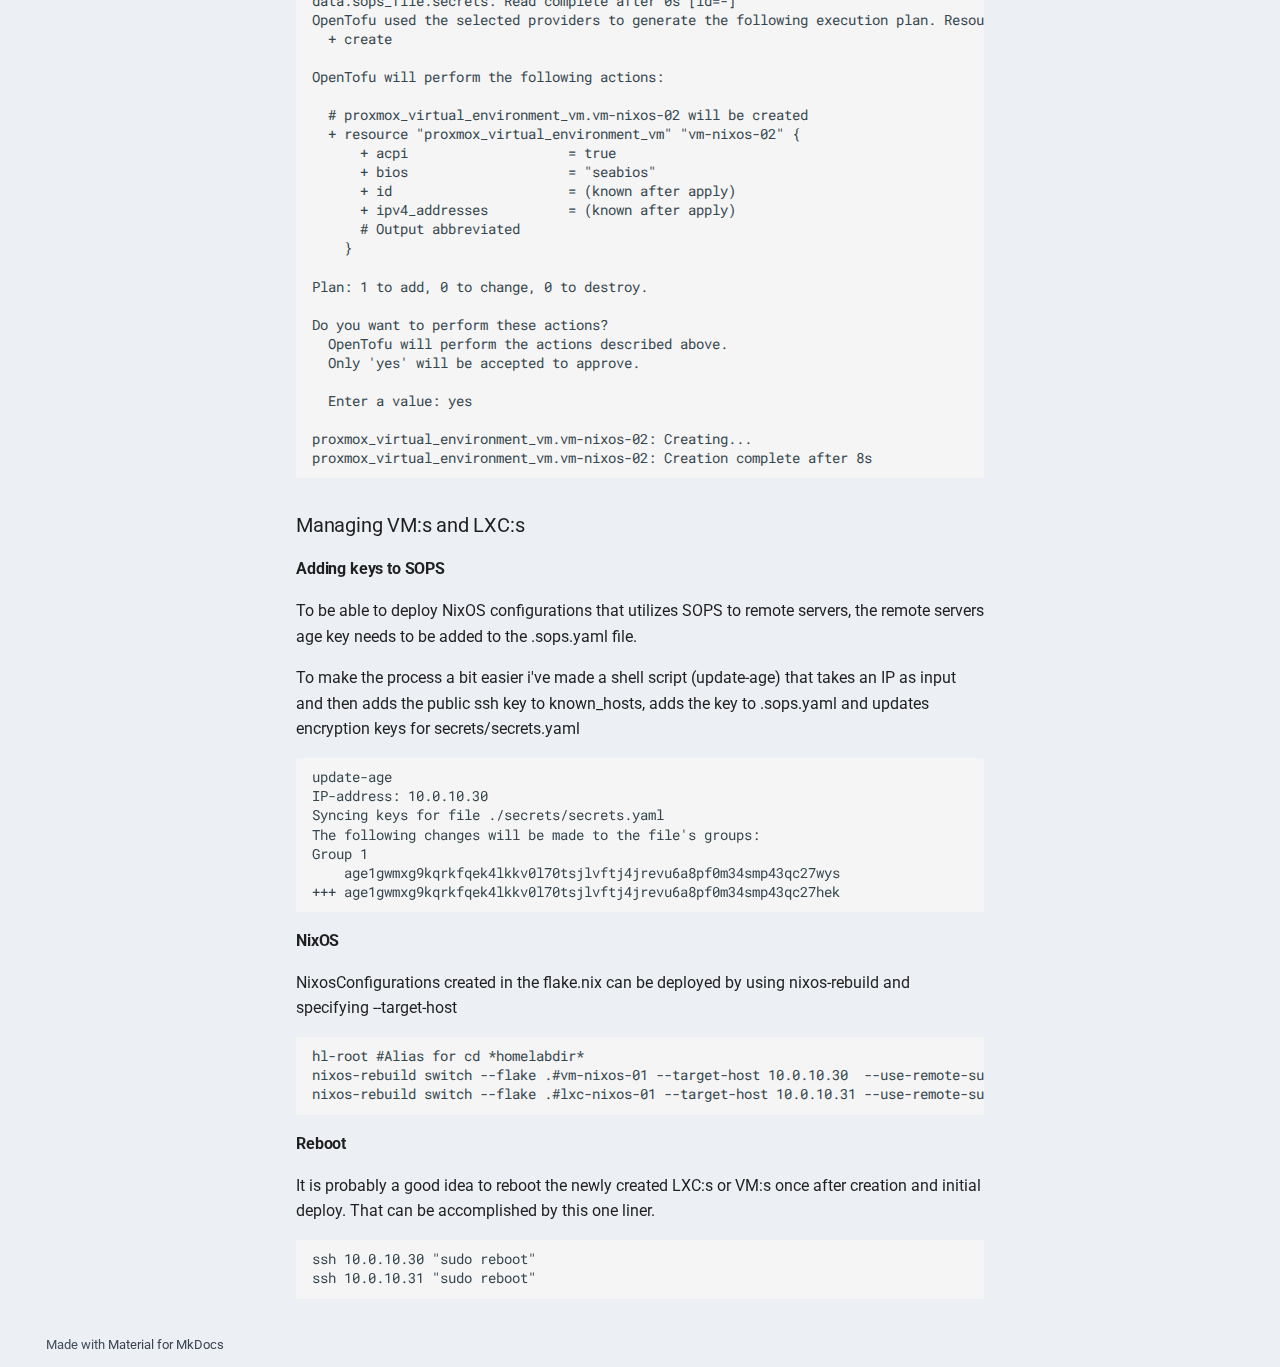
<file: homelab_2024/index.html>
<!doctype html>
<html lang="en" class="no-js">
  <head>
    
      <meta charset="utf-8">
      <meta name="viewport" content="width=device-width,initial-scale=1">
      
      
      
        <link rel="canonical" href="https://ragr3n.github.io/homelab_2024/">
      
      
        <link rel="prev" href="..">
      
      
        <link rel="next" href="../cheat_sheet/">
      
      
      <link rel="icon" href="../assets/images/favicon.png">
      <meta name="generator" content="mkdocs-1.6.1, mkdocs-material-9.5.50">
    
    
      
        <title>Homelab - Ragr3n</title>
      
    
    
      <link rel="stylesheet" href="../assets/stylesheets/main.a40c8224.min.css">
      
        
        <link rel="stylesheet" href="../assets/stylesheets/palette.06af60db.min.css">
      
      


    
    
      
    
    
      
        
        
        <link rel="preconnect" href="https://fonts.gstatic.com" crossorigin>
        <link rel="stylesheet" href="https://fonts.googleapis.com/css?family=Roboto:300,300i,400,400i,700,700i%7CRoboto+Mono:400,400i,700,700i&display=fallback">
        <style>:root{--md-text-font:"Roboto";--md-code-font:"Roboto Mono"}</style>
      
    
    
      <link rel="stylesheet" href="../stylesheets/extra.css">
    
    <script>__md_scope=new URL("..",location),__md_hash=e=>[...e].reduce(((e,_)=>(e<<5)-e+_.charCodeAt(0)),0),__md_get=(e,_=localStorage,t=__md_scope)=>JSON.parse(_.getItem(t.pathname+"."+e)),__md_set=(e,_,t=localStorage,a=__md_scope)=>{try{t.setItem(a.pathname+"."+e,JSON.stringify(_))}catch(e){}}</script>
    
      

    
    
    
  </head>
  
  
    
    
      
    
    
    
    
    <body dir="ltr" data-md-color-scheme="default" data-md-color-primary="custom" data-md-color-accent="indigo">
  
    
    <input class="md-toggle" data-md-toggle="drawer" type="checkbox" id="__drawer" autocomplete="off">
    <input class="md-toggle" data-md-toggle="search" type="checkbox" id="__search" autocomplete="off">
    <label class="md-overlay" for="__drawer"></label>
    <div data-md-component="skip">
      
        
        <a href="#homelab-2024" class="md-skip">
          Skip to content
        </a>
      
    </div>
    <div data-md-component="announce">
      
    </div>
    
    
      

  

<header class="md-header md-header--shadow" data-md-component="header">
  <nav class="md-header__inner md-grid" aria-label="Header">
    <a href=".." title="Ragr3n" class="md-header__button md-logo" aria-label="Ragr3n" data-md-component="logo">
      
  
  <svg xmlns="http://www.w3.org/2000/svg" viewBox="0 0 24 24"><path d="M12 8a3 3 0 0 0 3-3 3 3 0 0 0-3-3 3 3 0 0 0-3 3 3 3 0 0 0 3 3m0 3.54C9.64 9.35 6.5 8 3 8v11c3.5 0 6.64 1.35 9 3.54 2.36-2.19 5.5-3.54 9-3.54V8c-3.5 0-6.64 1.35-9 3.54"/></svg>

    </a>
    <label class="md-header__button md-icon" for="__drawer">
      
      <svg xmlns="http://www.w3.org/2000/svg" viewBox="0 0 24 24"><path d="M3 6h18v2H3zm0 5h18v2H3zm0 5h18v2H3z"/></svg>
    </label>
    <div class="md-header__title" data-md-component="header-title">
      <div class="md-header__ellipsis">
        <div class="md-header__topic">
          <span class="md-ellipsis">
            Ragr3n
          </span>
        </div>
        <div class="md-header__topic" data-md-component="header-topic">
          <span class="md-ellipsis">
            
              Homelab
            
          </span>
        </div>
      </div>
    </div>
    
      
        <form class="md-header__option" data-md-component="palette">
  
    
    
    
    <input class="md-option" data-md-color-media="" data-md-color-scheme="default" data-md-color-primary="custom" data-md-color-accent="indigo"  aria-label="Switch to dark mode"  type="radio" name="__palette" id="__palette_0">
    
      <label class="md-header__button md-icon" title="Switch to dark mode" for="__palette_1" hidden>
        <svg xmlns="http://www.w3.org/2000/svg" viewBox="0 0 24 24"><path d="M17 6H7c-3.31 0-6 2.69-6 6s2.69 6 6 6h10c3.31 0 6-2.69 6-6s-2.69-6-6-6m0 10H7c-2.21 0-4-1.79-4-4s1.79-4 4-4h10c2.21 0 4 1.79 4 4s-1.79 4-4 4M7 9c-1.66 0-3 1.34-3 3s1.34 3 3 3 3-1.34 3-3-1.34-3-3-3"/></svg>
      </label>
    
  
    
    
    
    <input class="md-option" data-md-color-media="" data-md-color-scheme="slate" data-md-color-primary="custom" data-md-color-accent="indigo"  aria-label="Switch to light mode"  type="radio" name="__palette" id="__palette_1">
    
      <label class="md-header__button md-icon" title="Switch to light mode" for="__palette_0" hidden>
        <svg xmlns="http://www.w3.org/2000/svg" viewBox="0 0 24 24"><path d="M17 7H7a5 5 0 0 0-5 5 5 5 0 0 0 5 5h10a5 5 0 0 0 5-5 5 5 0 0 0-5-5m0 8a3 3 0 0 1-3-3 3 3 0 0 1 3-3 3 3 0 0 1 3 3 3 3 0 0 1-3 3"/></svg>
      </label>
    
  
</form>
      
    
    
      <script>var palette=__md_get("__palette");if(palette&&palette.color){if("(prefers-color-scheme)"===palette.color.media){var media=matchMedia("(prefers-color-scheme: light)"),input=document.querySelector(media.matches?"[data-md-color-media='(prefers-color-scheme: light)']":"[data-md-color-media='(prefers-color-scheme: dark)']");palette.color.media=input.getAttribute("data-md-color-media"),palette.color.scheme=input.getAttribute("data-md-color-scheme"),palette.color.primary=input.getAttribute("data-md-color-primary"),palette.color.accent=input.getAttribute("data-md-color-accent")}for(var[key,value]of Object.entries(palette.color))document.body.setAttribute("data-md-color-"+key,value)}</script>
    
    
    
      <label class="md-header__button md-icon" for="__search">
        
        <svg xmlns="http://www.w3.org/2000/svg" viewBox="0 0 24 24"><path d="M9.5 3A6.5 6.5 0 0 1 16 9.5c0 1.61-.59 3.09-1.56 4.23l.27.27h.79l5 5-1.5 1.5-5-5v-.79l-.27-.27A6.52 6.52 0 0 1 9.5 16 6.5 6.5 0 0 1 3 9.5 6.5 6.5 0 0 1 9.5 3m0 2C7 5 5 7 5 9.5S7 14 9.5 14 14 12 14 9.5 12 5 9.5 5"/></svg>
      </label>
      <div class="md-search" data-md-component="search" role="dialog">
  <label class="md-search__overlay" for="__search"></label>
  <div class="md-search__inner" role="search">
    <form class="md-search__form" name="search">
      <input type="text" class="md-search__input" name="query" aria-label="Search" placeholder="Search" autocapitalize="off" autocorrect="off" autocomplete="off" spellcheck="false" data-md-component="search-query" required>
      <label class="md-search__icon md-icon" for="__search">
        
        <svg xmlns="http://www.w3.org/2000/svg" viewBox="0 0 24 24"><path d="M9.5 3A6.5 6.5 0 0 1 16 9.5c0 1.61-.59 3.09-1.56 4.23l.27.27h.79l5 5-1.5 1.5-5-5v-.79l-.27-.27A6.52 6.52 0 0 1 9.5 16 6.5 6.5 0 0 1 3 9.5 6.5 6.5 0 0 1 9.5 3m0 2C7 5 5 7 5 9.5S7 14 9.5 14 14 12 14 9.5 12 5 9.5 5"/></svg>
        
        <svg xmlns="http://www.w3.org/2000/svg" viewBox="0 0 24 24"><path d="M20 11v2H8l5.5 5.5-1.42 1.42L4.16 12l7.92-7.92L13.5 5.5 8 11z"/></svg>
      </label>
      <nav class="md-search__options" aria-label="Search">
        
        <button type="reset" class="md-search__icon md-icon" title="Clear" aria-label="Clear" tabindex="-1">
          
          <svg xmlns="http://www.w3.org/2000/svg" viewBox="0 0 24 24"><path d="M19 6.41 17.59 5 12 10.59 6.41 5 5 6.41 10.59 12 5 17.59 6.41 19 12 13.41 17.59 19 19 17.59 13.41 12z"/></svg>
        </button>
      </nav>
      
    </form>
    <div class="md-search__output">
      <div class="md-search__scrollwrap" tabindex="0" data-md-scrollfix>
        <div class="md-search-result" data-md-component="search-result">
          <div class="md-search-result__meta">
            Initializing search
          </div>
          <ol class="md-search-result__list" role="presentation"></ol>
        </div>
      </div>
    </div>
  </div>
</div>
    
    
  </nav>
  
</header>
    
    <div class="md-container" data-md-component="container">
      
      
        
          
        
      
      <main class="md-main" data-md-component="main">
        <div class="md-main__inner md-grid">
          
            
              
              <div class="md-sidebar md-sidebar--primary" data-md-component="sidebar" data-md-type="navigation" >
                <div class="md-sidebar__scrollwrap">
                  <div class="md-sidebar__inner">
                    



<nav class="md-nav md-nav--primary" aria-label="Navigation" data-md-level="0">
  <label class="md-nav__title" for="__drawer">
    <a href=".." title="Ragr3n" class="md-nav__button md-logo" aria-label="Ragr3n" data-md-component="logo">
      
  
  <svg xmlns="http://www.w3.org/2000/svg" viewBox="0 0 24 24"><path d="M12 8a3 3 0 0 0 3-3 3 3 0 0 0-3-3 3 3 0 0 0-3 3 3 3 0 0 0 3 3m0 3.54C9.64 9.35 6.5 8 3 8v11c3.5 0 6.64 1.35 9 3.54 2.36-2.19 5.5-3.54 9-3.54V8c-3.5 0-6.64 1.35-9 3.54"/></svg>

    </a>
    Ragr3n
  </label>
  
  <ul class="md-nav__list" data-md-scrollfix>
    
      
      
  
  
  
  
    <li class="md-nav__item">
      <a href=".." class="md-nav__link">
        
  
  <span class="md-ellipsis">
    Home
  </span>
  

      </a>
    </li>
  

    
      
      
  
  
    
  
  
  
    <li class="md-nav__item md-nav__item--active">
      
      <input class="md-nav__toggle md-toggle" type="checkbox" id="__toc">
      
      
        
      
      
        <label class="md-nav__link md-nav__link--active" for="__toc">
          
  
  <span class="md-ellipsis">
    Homelab
  </span>
  

          <span class="md-nav__icon md-icon"></span>
        </label>
      
      <a href="./" class="md-nav__link md-nav__link--active">
        
  
  <span class="md-ellipsis">
    Homelab
  </span>
  

      </a>
      
        

<nav class="md-nav md-nav--secondary" aria-label="Table of contents">
  
  
  
    
  
  
    <label class="md-nav__title" for="__toc">
      <span class="md-nav__icon md-icon"></span>
      Table of contents
    </label>
    <ul class="md-nav__list" data-md-component="toc" data-md-scrollfix>
      
        <li class="md-nav__item">
  <a href="#hardware" class="md-nav__link">
    <span class="md-ellipsis">
      Hardware
    </span>
  </a>
  
</li>
      
        <li class="md-nav__item">
  <a href="#proxmox-installation" class="md-nav__link">
    <span class="md-ellipsis">
      Proxmox installation
    </span>
  </a>
  
</li>
      
        <li class="md-nav__item">
  <a href="#power-usage" class="md-nav__link">
    <span class="md-ellipsis">
      Power usage
    </span>
  </a>
  
    <nav class="md-nav" aria-label="Power usage">
      <ul class="md-nav__list">
        
          <li class="md-nav__item">
  <a href="#bios" class="md-nav__link">
    <span class="md-ellipsis">
      BIOS
    </span>
  </a>
  
</li>
        
          <li class="md-nav__item">
  <a href="#cpu-scaling-governor" class="md-nav__link">
    <span class="md-ellipsis">
      CPU Scaling Governor
    </span>
  </a>
  
</li>
        
          <li class="md-nav__item">
  <a href="#powertop" class="md-nav__link">
    <span class="md-ellipsis">
      Powertop
    </span>
  </a>
  
</li>
        
          <li class="md-nav__item">
  <a href="#auto-aspm" class="md-nav__link">
    <span class="md-ellipsis">
      Auto ASPM
    </span>
  </a>
  
</li>
        
          <li class="md-nav__item">
  <a href="#conclusion" class="md-nav__link">
    <span class="md-ellipsis">
      Conclusion
    </span>
  </a>
  
</li>
        
      </ul>
    </nav>
  
</li>
      
        <li class="md-nav__item">
  <a href="#credentials" class="md-nav__link">
    <span class="md-ellipsis">
      Credentials
    </span>
  </a>
  
    <nav class="md-nav" aria-label="Credentials">
      <ul class="md-nav__list">
        
          <li class="md-nav__item">
  <a href="#ssh" class="md-nav__link">
    <span class="md-ellipsis">
      SSH
    </span>
  </a>
  
</li>
        
          <li class="md-nav__item">
  <a href="#proxmox-api" class="md-nav__link">
    <span class="md-ellipsis">
      Proxmox API
    </span>
  </a>
  
</li>
        
          <li class="md-nav__item">
  <a href="#github" class="md-nav__link">
    <span class="md-ellipsis">
      Github
    </span>
  </a>
  
</li>
        
      </ul>
    </nav>
  
</li>
      
        <li class="md-nav__item">
  <a href="#homelab-repository" class="md-nav__link">
    <span class="md-ellipsis">
      Homelab repository
    </span>
  </a>
  
    <nav class="md-nav" aria-label="Homelab repository">
      <ul class="md-nav__list">
        
          <li class="md-nav__item">
  <a href="#sops" class="md-nav__link">
    <span class="md-ellipsis">
      SOPS
    </span>
  </a>
  
</li>
        
          <li class="md-nav__item">
  <a href="#deploying-vms-and-lxcs" class="md-nav__link">
    <span class="md-ellipsis">
      Deploying VM:s and LXC:s
    </span>
  </a>
  
    <nav class="md-nav" aria-label="Deploying VM:s and LXC:s">
      <ul class="md-nav__list">
        
          <li class="md-nav__item">
  <a href="#templates" class="md-nav__link">
    <span class="md-ellipsis">
      Templates
    </span>
  </a>
  
</li>
        
          <li class="md-nav__item">
  <a href="#infrastructure-as-code" class="md-nav__link">
    <span class="md-ellipsis">
      Infrastructure as code
    </span>
  </a>
  
</li>
        
      </ul>
    </nav>
  
</li>
        
          <li class="md-nav__item">
  <a href="#managing-vms-and-lxcs" class="md-nav__link">
    <span class="md-ellipsis">
      Managing VM:s and LXC:s
    </span>
  </a>
  
    <nav class="md-nav" aria-label="Managing VM:s and LXC:s">
      <ul class="md-nav__list">
        
          <li class="md-nav__item">
  <a href="#adding-keys-to-sops" class="md-nav__link">
    <span class="md-ellipsis">
      Adding keys to SOPS
    </span>
  </a>
  
</li>
        
          <li class="md-nav__item">
  <a href="#nixos" class="md-nav__link">
    <span class="md-ellipsis">
      NixOS
    </span>
  </a>
  
</li>
        
          <li class="md-nav__item">
  <a href="#reboot" class="md-nav__link">
    <span class="md-ellipsis">
      Reboot
    </span>
  </a>
  
</li>
        
      </ul>
    </nav>
  
</li>
        
      </ul>
    </nav>
  
</li>
      
    </ul>
  
</nav>
      
    </li>
  

    
      
      
  
  
  
  
    <li class="md-nav__item">
      <a href="../cheat_sheet/" class="md-nav__link">
        
  
  <span class="md-ellipsis">
    Command Cheat Sheet
  </span>
  

      </a>
    </li>
  

    
      
      
  
  
  
  
    <li class="md-nav__item">
      <a href="../links/" class="md-nav__link">
        
  
  <span class="md-ellipsis">
    Links
  </span>
  

      </a>
    </li>
  

    
  </ul>
</nav>
                  </div>
                </div>
              </div>
            
            
              
              <div class="md-sidebar md-sidebar--secondary" data-md-component="sidebar" data-md-type="toc" >
                <div class="md-sidebar__scrollwrap">
                  <div class="md-sidebar__inner">
                    

<nav class="md-nav md-nav--secondary" aria-label="Table of contents">
  
  
  
    
  
  
    <label class="md-nav__title" for="__toc">
      <span class="md-nav__icon md-icon"></span>
      Table of contents
    </label>
    <ul class="md-nav__list" data-md-component="toc" data-md-scrollfix>
      
        <li class="md-nav__item">
  <a href="#hardware" class="md-nav__link">
    <span class="md-ellipsis">
      Hardware
    </span>
  </a>
  
</li>
      
        <li class="md-nav__item">
  <a href="#proxmox-installation" class="md-nav__link">
    <span class="md-ellipsis">
      Proxmox installation
    </span>
  </a>
  
</li>
      
        <li class="md-nav__item">
  <a href="#power-usage" class="md-nav__link">
    <span class="md-ellipsis">
      Power usage
    </span>
  </a>
  
    <nav class="md-nav" aria-label="Power usage">
      <ul class="md-nav__list">
        
          <li class="md-nav__item">
  <a href="#bios" class="md-nav__link">
    <span class="md-ellipsis">
      BIOS
    </span>
  </a>
  
</li>
        
          <li class="md-nav__item">
  <a href="#cpu-scaling-governor" class="md-nav__link">
    <span class="md-ellipsis">
      CPU Scaling Governor
    </span>
  </a>
  
</li>
        
          <li class="md-nav__item">
  <a href="#powertop" class="md-nav__link">
    <span class="md-ellipsis">
      Powertop
    </span>
  </a>
  
</li>
        
          <li class="md-nav__item">
  <a href="#auto-aspm" class="md-nav__link">
    <span class="md-ellipsis">
      Auto ASPM
    </span>
  </a>
  
</li>
        
          <li class="md-nav__item">
  <a href="#conclusion" class="md-nav__link">
    <span class="md-ellipsis">
      Conclusion
    </span>
  </a>
  
</li>
        
      </ul>
    </nav>
  
</li>
      
        <li class="md-nav__item">
  <a href="#credentials" class="md-nav__link">
    <span class="md-ellipsis">
      Credentials
    </span>
  </a>
  
    <nav class="md-nav" aria-label="Credentials">
      <ul class="md-nav__list">
        
          <li class="md-nav__item">
  <a href="#ssh" class="md-nav__link">
    <span class="md-ellipsis">
      SSH
    </span>
  </a>
  
</li>
        
          <li class="md-nav__item">
  <a href="#proxmox-api" class="md-nav__link">
    <span class="md-ellipsis">
      Proxmox API
    </span>
  </a>
  
</li>
        
          <li class="md-nav__item">
  <a href="#github" class="md-nav__link">
    <span class="md-ellipsis">
      Github
    </span>
  </a>
  
</li>
        
      </ul>
    </nav>
  
</li>
      
        <li class="md-nav__item">
  <a href="#homelab-repository" class="md-nav__link">
    <span class="md-ellipsis">
      Homelab repository
    </span>
  </a>
  
    <nav class="md-nav" aria-label="Homelab repository">
      <ul class="md-nav__list">
        
          <li class="md-nav__item">
  <a href="#sops" class="md-nav__link">
    <span class="md-ellipsis">
      SOPS
    </span>
  </a>
  
</li>
        
          <li class="md-nav__item">
  <a href="#deploying-vms-and-lxcs" class="md-nav__link">
    <span class="md-ellipsis">
      Deploying VM:s and LXC:s
    </span>
  </a>
  
    <nav class="md-nav" aria-label="Deploying VM:s and LXC:s">
      <ul class="md-nav__list">
        
          <li class="md-nav__item">
  <a href="#templates" class="md-nav__link">
    <span class="md-ellipsis">
      Templates
    </span>
  </a>
  
</li>
        
          <li class="md-nav__item">
  <a href="#infrastructure-as-code" class="md-nav__link">
    <span class="md-ellipsis">
      Infrastructure as code
    </span>
  </a>
  
</li>
        
      </ul>
    </nav>
  
</li>
        
          <li class="md-nav__item">
  <a href="#managing-vms-and-lxcs" class="md-nav__link">
    <span class="md-ellipsis">
      Managing VM:s and LXC:s
    </span>
  </a>
  
    <nav class="md-nav" aria-label="Managing VM:s and LXC:s">
      <ul class="md-nav__list">
        
          <li class="md-nav__item">
  <a href="#adding-keys-to-sops" class="md-nav__link">
    <span class="md-ellipsis">
      Adding keys to SOPS
    </span>
  </a>
  
</li>
        
          <li class="md-nav__item">
  <a href="#nixos" class="md-nav__link">
    <span class="md-ellipsis">
      NixOS
    </span>
  </a>
  
</li>
        
          <li class="md-nav__item">
  <a href="#reboot" class="md-nav__link">
    <span class="md-ellipsis">
      Reboot
    </span>
  </a>
  
</li>
        
      </ul>
    </nav>
  
</li>
        
      </ul>
    </nav>
  
</li>
      
    </ul>
  
</nav>
                  </div>
                </div>
              </div>
            
          
          
            <div class="md-content" data-md-component="content">
              <article class="md-content__inner md-typeset">
                
                  


<h1 id="homelab-2024">Homelab 2024</h1>
<p>After years of running my homelab on my old gaming PC I decided to order some new parts this black friday. The goal was to set up a Proxmox host that is powerful enough to run networking LABs when i want but power efficient enough to keep running 24/7 without impacting my electricity bill to much. </p>
<h2 id="hardware">Hardware</h2>
<p>The hardware requirements i had on the new server was as below.</p>
<ul>
<li>Chassis<ul>
<li>Smallish form factor</li>
<li>Fit a ATX power supply (to minimize cost)</li>
<li>Fit a minimum of 4 HDD:s</li>
<li>Possibility to expand with a GPU for LLM:s in the future</li>
</ul>
</li>
<li>Motherboard<ul>
<li>M-ITX</li>
<li>Intel network card</li>
<li>Two M2 NVMe slots</li>
<li>Four SATA ports</li>
<li>A PCI-e slot</li>
</ul>
</li>
<li>CPU<ul>
<li>Quicksync support</li>
<li>More cores than my previous build (8)   </li>
</ul>
</li>
<li>Memory<ul>
<li>As much as possible</li>
</ul>
</li>
<li>Reasonable power usage.</li>
</ul>
<p>After quite a lot of research i ended up with these parts:</p>
<table>
<thead>
<tr>
<th style="text-align: left;">Type</th>
<th style="text-align: left;">Item</th>
</tr>
</thead>
<tbody>
<tr>
<td style="text-align: left;"><strong>CPU</strong></td>
<td style="text-align: left;"><a href="https://pcpartpicker.com/product/mtmmP6/intel-core-i5-13500-25-ghz-14-core-processor-bx8071513500">Intel Core i5-13500 2.5 GHz 14-Core Processor</a></td>
</tr>
<tr>
<td style="text-align: left;"><strong>CPU Cooler</strong></td>
<td style="text-align: left;"><a href="https://pcpartpicker.com/product/nJqPxr/noctua-nh-l9i-17xx-chromaxblack-3384-cfm-cpu-cooler-nh-l9i-17xx-chromaxblack">Noctua NH-L9i-17xx chromax.black 33.84 CFM CPU Cooler</a></td>
</tr>
<tr>
<td style="text-align: left;"><strong>Motherboard</strong></td>
<td style="text-align: left;"><a href="https://pcpartpicker.com/product/YxLFf7/asus-rog-strix-b760-i-gaming-wifi-mini-itx-lga1700-motherboard-rog-strix-b760-i-gaming-wifi">Asus ROG STRIX B760-I GAMING WIFI Mini ITX LGA1700 Motherboard</a></td>
</tr>
<tr>
<td style="text-align: left;"><strong>Memory</strong></td>
<td style="text-align: left;"><a href="https://pcpartpicker.com/product/BLdG3C/crucial-pro-96-gb-2-x-48-gb-ddr5-5600-cl46-memory-cp2k48g56c46u5">Crucial Pro 96 GB (2 x 48 GB) DDR5-5600 CL46 Memory</a></td>
</tr>
<tr>
<td style="text-align: left;"><strong>Storage</strong></td>
<td style="text-align: left;"><a href="https://pcpartpicker.com/product/GTCD4D/western-digital-blue-1tb-25-solid-state-drive-wds100t2b0a">Western Digital Blue 1 TB 2.5" Solid State Drive</a></td>
</tr>
<tr>
<td style="text-align: left;"><strong>Storage</strong></td>
<td style="text-align: left;"><a href="https://pcpartpicker.com/product/GTCD4D/western-digital-blue-1tb-25-solid-state-drive-wds100t2b0a">Western Digital Blue 1 TB 2.5" Solid State Drive</a></td>
</tr>
<tr>
<td style="text-align: left;"><strong>Storage</strong></td>
<td style="text-align: left;"><a href="https://pcpartpicker.com/product/ccFbt6/kingston-kc3000-1024-tb-m2-2280-nvme-solid-state-drive-skc3000s1024g">Kingston KC3000 1.024 TB M.2-2280 PCIe 4.0 X4 NVME Solid State Drive</a></td>
</tr>
<tr>
<td style="text-align: left;"><strong>Storage</strong></td>
<td style="text-align: left;"><a href="https://pcpartpicker.com/product/ccFbt6/kingston-kc3000-1024-tb-m2-2280-nvme-solid-state-drive-skc3000s1024g">Kingston KC3000 1.024 TB M.2-2280 PCIe 4.0 X4 NVME Solid State Drive</a></td>
</tr>
<tr>
<td style="text-align: left;"><strong>Storage</strong></td>
<td style="text-align: left;"><a href="https://pcpartpicker.com/product/6MX2FT/seagate-ironwolf-4tb-35-5900rpm-internal-hard-drive-st4000vn008">Seagate IronWolf NAS 4 TB 3.5" 5900 RPM Internal Hard Drive</a></td>
</tr>
<tr>
<td style="text-align: left;"><strong>Storage</strong></td>
<td style="text-align: left;"><a href="https://pcpartpicker.com/product/6MX2FT/seagate-ironwolf-4tb-35-5900rpm-internal-hard-drive-st4000vn008">Seagate IronWolf NAS 4 TB 3.5" 5900 RPM Internal Hard Drive</a></td>
</tr>
<tr>
<td style="text-align: left;"><strong>Case</strong></td>
<td style="text-align: left;"><a href="https://pcpartpicker.com/product/BWFPxr/fractal-design-case-fdcanode304bl">Fractal Design Node 304 Mini ITX Tower Case</a></td>
</tr>
<tr>
<td style="text-align: left;"><strong>Power Supply</strong></td>
<td style="text-align: left;"><a href="https://pcpartpicker.com/product/DRVG3C/asus-rog-strix-650-w-80-gold-certified-fully-modular-atx-power-supply-rog-strix-650g">Asus ROG Strix 650 W 80+ Gold Certified Fully Modular ATX Power Supply</a></td>
</tr>
</tbody>
</table>
<p><a href="https://pcpartpicker.com/list/ZfTXPJ">PCPartPicker Part List</a></p>
<p>The build was easy but I regret not getting a smaller PSU. The Node 304 fit the ATX PSU without any issues but a SFX PSU would have made the cable management and fitting a full length GPU in the future easier.</p>
<h2 id="proxmox-installation">Proxmox installation</h2>
<p>It's as easy as creating a bootable USB, boot from the USB and follow the installation wizard.</p>
<p>I used a previously created <a href="https://www.ventoy.net/en/doc_start.html">Ventoy</a> stick to which I added the latest <a href="https://www.proxmox.com/en/downloads">Proxmox ISO</a>. For storage I used two NVMe disks in a raidz mirror.</p>
<p>After the installation completed I ran the <a href="https://community-scripts.github.io/ProxmoxVE/scripts?id=post-pve-install">Proxmox VE Post Install</a> script from the community project Proxmox Helperscripts.</p>
<blockquote>
<p>This script provides options for managing Proxmox VE repositories, including disabling the Enterprise Repo, adding or correcting PVE sources, enabling the No-Subscription Repo, adding the test Repo, disabling the subscription nag, updating Proxmox VE, and rebooting the system.</p>
</blockquote>
<p>To use the script run below as root on the Proxmox server.</p>
<pre><code class="language-bash">bash -c &quot;$(wget -qLO - https://github.com/community-scripts/ProxmoxVE/raw/main/misc/post-pve-install.sh)&quot;
</code></pre>
<p>In the future i might try to create a ansible role that does the same thing since it isn't exactly best practice to run a shell script as root from an external source.</p>
<h2 id="power-usage">Power usage</h2>
<p>One of the most important parts of the new build was to keep the power consumption at a minimum. Below are the steps I took to try to minimize consumption. </p>
<h3 id="bios">BIOS</h3>
<p>Update the BIOS by downloading the latest version from the Asus website, unzip it and transfer it to an empty USB stick. Boot in to BIOS, find the BIOS update utility and select the file that was transferred to the USB stick.</p>
<p>Enable C-states, Native ASPM and disable all unused onboard devices as Wifi and HDA. I read that disabling turbo would help but I haven't seen that in my short term testing so I need to verify that. I also need to document the exact BIOS settings a bit more.</p>
<h3 id="cpu-scaling-governor">CPU Scaling Governor</h3>
<p>For this I used another script from Proxmox Helperscript. </p>
<p>Description from the <a href="https://community-scripts.github.io/ProxmoxVE/scripts">Proxmox Helperscript website</a>:</p>
<blockquote>
<p>The CPU scaling governor determines how the CPU frequency is adjusted based on the workload, with the goal of either conserving power or improving performance. By scaling the frequency up or down, the operating system can optimize the CPU usage and conserve energy when possible. Generic Scaling Governors</p>
</blockquote>
<p>Run below as root on the Proxmox server.</p>
<pre><code class="language-bash">bash -c &quot;$(wget -qLO - https://github.com/community-scripts/ProxmoxVE/raw/main/misc/scaling-governor.sh)&quot;
</code></pre>
<p>Select the powersaving scaling governor and add the cronjob.
<img alt="alt text" src="../images/cpuscale3.png" />
<img alt="alt text" src="../images/cpuscale5.png" /></p>
<h3 id="powertop">Powertop</h3>
<p>I noticed that powertop in the apt repo was out of date so I had to build it from source since the older version was lacking support for 13th gen CPU:s. Below are the commands to build powertop from source. </p>
<pre><code class="language-bash">apt install git build-essential autoconf-archive ncurses-dev libnl-3-dev libpci-dev pkg-config libtool-bin autopoint gettext libnl-genl-3-dev
git clone https://git.kernel.org/pub/scm/libs/libtrace/libtraceevent.git
cd libtraceevent; make; make install; cd ..;
git clone https://git.kernel.org/pub/scm/libs/libtrace/libtracefs.git
cd libtracefs; make; make install; cd ..;
git clone https://github.com/fenrus75/powertop.git
cd powertop
./autogen.sh
./configure
make install
</code></pre>
<p>Running <code>powertop</code> in interactive mode shows what tunables are available and what C-states are being achieved by the CPU:s and package.</p>
<p><img alt="alt text" src="../images/powertop1.png" />
<img alt="alt text" src="../images/powertop2.png" />
<img alt="alt text" src="../images/powertop3.png" /></p>
<p>Running <code>powertop --auto-tune</code> will set all tunables to GOOD. To make the tweaks persistent create a systemd service to run <code>powertop --auto-tune</code> at each boot.</p>
<pre><code class="language-bash">nano /etc/systemd/system/powertop.service
</code></pre>
<p>Add below to that file.</p>
<pre><code class="language-bash">[Unit]
Description=Powertop tunings

[Service]
Type=oneshot
RemainAfterExit=yes
ExecStart=/usr/local/sbin/powertop --auto-tune

[Install]
WantedBy=multi-user.target
</code></pre>
<p>Reload systemctl and enable the service.</p>
<pre><code class="language-bash">systemctl daemon-reload
systemctl enable powertop.service
</code></pre>
<h3 id="auto-aspm">Auto ASPM</h3>
<p>Description from the <a href="https://en.wikipedia.org/wiki/Active_State_Power_Management">Wikipedia site for ASPM</a>:</p>
<blockquote>
<p>Active-state power management (ASPM) is a power management mechanism for PCI Express devices to garner power savings while otherwise in a fully active state. </p>
</blockquote>
<p>The Auto ASPM script enables ASPM for all PCIe devices that support it.</p>
<p>Download the Auto ASPM Script and run it.</p>
<pre><code class="language-bash">wget https://raw.githubusercontent.com/notthebee/AutoASPM/refs/heads/main/autoaspm.py
python3 autoaspm.py
00:06.0: Already has ASPM L0sL1 enabled
00:1a.0: Already has ASPM L1 enabled
00:1c.0: Already has ASPM L0sL1 enabled
00:1c.2: Already has ASPM L1 enabled
00:1d.0: Already has ASPM L0sL1 enabled
01:00.0: Already has ASPM L1 enabled
02:00.0: Already has ASPM L1 enabled
04:00.0: Already has ASPM L1 enabled
</code></pre>
<p>Like with powertop create a service that runs it at each boot.</p>
<pre><code class="language-bash">nano /etc/systemd/system/autoaspm.service
</code></pre>
<p>Add below to that file.</p>
<pre><code class="language-bash">[Unit]
Description=Automatically activate ASPM on all supported devices

[Service]
Type=oneshot
ExecStart=/usr/bin/python3 /root/autoaspm.py

[Install]
WantedBy=multi-user.target
</code></pre>
<p>Reload systemctl and enable the service.</p>
<pre><code class="language-bash">systemctl daemon-reload
systemctl enable autoaspm.service
</code></pre>
<h3 id="conclusion">Conclusion</h3>
<p>With only the NVME mirror and networking connected i was able to get the server to idle around 18W but if I disconnect the network cable it drops to 13W. I've tried updating to a kernel with newer drivers, disabling WOL, enabling EEE and combed the Internet for firmware patches but nothing seems to make a difference. I also tried to install a separate PCIe network card but it didn't make any difference either. My guess is that it might not be the network card that draws 5W but rather that the cpu package can't get to higher C-states while networking is active.</p>
<h2 id="credentials">Credentials</h2>
<p>To manage my homelab credentials for Github, Proxmox, VM:s and LXC:s are required. I use three separate SSH keys for authenticating, one with Github,one with Proxmox and one with the rest of my homelab. For Proxmox its's recommended to also generate API credentials to use with Ansible and OpenTofu. </p>
<h3 id="ssh">SSH</h3>
<p>Generate SSH keys with the commands below. You will be prompted to set a password for each key, it's recommended to do so.</p>
<pre><code class="language-bash">ssh-keygen -t ed25519 -C &quot;$(whoami)@proxmox-$(hostname)&quot; -f ~/.ssh/proxmox 
ssh-keygen -t ed25519 -C &quot;$(whoami)@homelab-$(hostname)&quot; -f ~/.ssh/homelab  
ssh-keygen -t ed25519 -C &quot;$(whoami)@github-$(hostname)&quot;  -f ~/.ssh/github
</code></pre>
<p>Copy the Proxmox public key to trusted hosts of the Proxmox server using ssh-copy-id.</p>
<pre><code class="language-bash">ssh-copy-id -i ~/.ssh/proxmox root@10.0.10.10
</code></pre>
<p>Edit the SSH config to use the generated keys and specify which user to use.</p>
<pre><code class="language-bash">nano ~/.ssh/config
...
Host github.com
  HostName github.com
  IdentityFile ~/.ssh/github
Host 10.0.10.10
  IdentityFile ~/.ssh/proxmox
  User root
Host 10.0.10.*
  IdentityFile ~/.ssh/homelab
  User robin
...
</code></pre>
<p>Add the SSH-keys to the SSH-agent. That way you wont be prompted to enter a password for each SSH connection until you close the terminal.</p>
<pre><code class="language-bash">eval &quot;$(ssh-agent -s)&quot;
ssh-add ~/.ssh/proxmox
ssh-add ~/.ssh/homelab
ssh-add ~/.ssh/github
</code></pre>
<h3 id="proxmox-api">Proxmox API</h3>
<p>To create Proxmox API credentials follow the steps bellow logged in as root on the Proxmox server.</p>
<p>Add a user:</p>
<pre><code class="language-bash">pveum user add homelab@pve
</code></pre>
<p>Create a role:</p>
<pre><code class="language-bash">pveum role add HomeLab -privs &quot;Datastore.Allocate Datastore.AllocateSpace Datastore.AllocateTemplate Datastore.Audit Pool.Allocate Sys.Audit Sys.Console Sys.Modify SDN.Use VM.Allocate VM.Audit VM.Clone VM.Config.CDROM VM.Config.Cloudinit VM.Config.CPU VM.Config.Disk VM.Config.HWType VM.Config.Memory VM.Config.Network VM.Config.Options VM.Migrate VM.Monitor VM.PowerMgmt User.Modify&quot;
</code></pre>
<p>Assign the role to the new user:</p>
<pre><code class="language-bash">pveum aclmod / -user homelab@pve -role HomeLab
</code></pre>
<p>Create a authentication token: </p>
<pre><code class="language-bash">pveum user token add homelab@pve iac --privsep=0
</code></pre>
<p>Then you will presented with something similar to below, save the full-tokenid and value in a safe place for later.</p>
<pre><code class="language-bash">┌──────────────┬──────────────────────────────────────┐
│ key          │ value                                │
╞══════════════╪══════════════════════════════════════╡
│ full-tokenid │ homelab@pve!iac                      │
├──────────────┼──────────────────────────────────────┤
│ info         │ {&quot;privsep&quot;:&quot;0&quot;}                      │
├──────────────┼──────────────────────────────────────┤
│ value        │ 207c9ff1-96f3-44d4-8439-87da57f5fc26 │
└──────────────┴──────────────────────────────────────┘
</code></pre>
<h3 id="github">Github</h3>
<p>We have already generated the SSH key to use with Github but we need to add the public key to our Gihub account. </p>
<p>Get the generated github public key and add it to your github account at <a href="https://github.com/settings/keys">Github keys</a></p>
<pre><code class="language-bash">cat .ssh/github.pub
</code></pre>
<p>Configure git </p>
<pre><code class="language-bash">git config --global user.name Ragr3n
git config --global user.email robin@ragren.com
</code></pre>
<h2 id="homelab-repository">Homelab repository</h2>
<p>In a previous version of this project I had the ambition to deploy everything from Nix, to generate Terraform and Ansible code from nix run commands as well as building NixOS configurations. I managed to do that but it added to much complexity and I felt like I lost a bit of control. The build times increased and I wouldn't be able to reuse my code if I wanted to switch to something other than Nix. Therefore I've taken a step back and let Terraform, Ansible and NixOS be it's own and use the power of Nix when applicable.</p>
<p>The rest of the commands in this write up I run on my laptop running NixOS. Any non Nix specific commands should work as long as there dependencies are installed eg. Ansible or OpenTofu.</p>
<p>Below is a overview of the repository. The project is still in it's beginning so changes will occur as I go along.</p>
<pre><code class="language-bash">.
├── ansible
│   ├── inventory
│   ├── roles
│   ├── ansible.cfg
│   ├── create-template-hassos-vm.yml
│   ├── create-template-nixos-lxc.yml
│   ├── create-template-nixos-vm.yml
│   └── destroy-templates.yml
├── nixos
│   ├── hosts
│   └── modules
├── secrets
│   └── secrets.yaml
├── tofu
│   ├── main.tf
│   ├── pve-lxc-nixos-01.tf
│   ├── pve-vm-nixos-01.tf
├── .vscode
│   └── settings.json
├── flake.nix
├── .gitignore
└── .sops.yaml
</code></pre>
<p>We need to start by cloning the repository. (I need to make the repository public)</p>
<pre><code class="language-bash">git clone XXX
</code></pre>
<p>The nix flake contains a dev shell which provides all dependencies as well as some aliases to make things easier.</p>
<pre><code class="language-nix">  # flake.nix
    devShell.${system} = pkgs.mkShell {
      system = &quot;x86_64-linux&quot;;
      shellHook = ''
        export HOMELABROOT=$(pwd)
        alias hl-root=&quot;cd $HOMELABROOT&quot;
        alias hl-ansible=&quot;cd $HOMELABROOT/ansible&quot;
        alias hl-tofu=&quot;cd $HOMELABROOT/tofu&quot;
        alias hl-update-ssh=&quot;hl-root &amp;&amp; nix run .#hl-update-ssh&quot;
        alias hl-update-age=&quot;hl-root &amp;&amp; nix run .#hl-update-age&quot;
    '';
      packages = with pkgs; [
        ansible
        opentofu
        nixos-generators
        (pkgs.python3.withPackages (python-pkgs: [
          python-pkgs.proxmoxer
          python-pkgs.requests
          python-pkgs.jmespath
        ]))
        ssh-to-age
        yq-go
      ];
    };
</code></pre>
<p>To get in to the shell run.</p>
<pre><code class="language-bash">nix develop
</code></pre>
<h3 id="sops">SOPS</h3>
<p>SOPS is a editor that encrypts/decrypts files. One way to use SOPS is to store variables in a yaml file and encrypt the values using a age keypair derived from a SSH key. We can then use the variables in Ansible, Tofu and NixOS and store our secret variables in git.</p>
<p>Create a folder to store age keys in and use the previously generated SSH key to create age keypair.</p>
<pre><code class="language-bash">mkdir -p ~/.config/sops/age/
nix run nixpkgs#ssh-to-age -- -private-key -i ~/.ssh/homelab &gt; ~/.config/sops/age/keys.txt
nix shell nixpkgs#age -c age-keygen -y ~/.config/sops/age/keys.txt

age1gwmxg9kqrkfqek4lkkv0l70tsjlvftj4jrevu6a8pf0m34smp43qc27wys
</code></pre>
<p>Copy the age key that is shown in the terminal and add it to the .sops.yaml file located in the root of the project. If the file doesn't exist create it with this content and change the age key to the one you generated.</p>
<pre><code class="language-bash">keys:
  - &amp;primary age1gwmxg9kqrkfqek4lkkv0l70tsjlvftj4jrevu6a8pf0m34smp43qc27wys
creation_rules:
  - path_regex: secrets/[^/]+\.(yaml|json|env|ini)$
    #- path_regex: secrets/secrets.yaml$
    key_groups:
      - age:
          - *primary
</code></pre>
<p>I've saved the clear text version of the secrets/secrets.yaml file in bitwarden but it's also possible to just take the content of secrets/secrets.yaml remove the sops: array and edit the variables since the variable names are stored in clear text. Then use below command to encrypt the file.</p>
<pre><code class="language-bash">sops -i -e secrets/secrets.yaml
</code></pre>
<p>Be careful to not commit the file without first encrypting it. Use the VSCode extension @signageos/vscode-sops to easily edit SOPS encrypted files and automatically encrypt them.</p>
<h3 id="deploying-vms-and-lxcs">Deploying VM:s and LXC:s</h3>
<h4 id="templates">Templates</h4>
<p>I've created a couple of Ansible roles to deploy VM and LXC templates to Proxmox, this is how to use them.</p>
<p>Change in to the Ansible directory, edit the inventory/proxmox.yaml file and run one or more playbooks to generate VM or LXC templates in Proxmox.</p>
<pre><code class="language-bash">hl-ansible #Alias for cd *homelabdir*/ansible
code inventory/proxmox.yml
ansible-playbook create-template-nixos-vm.yml -i inventory/proxmox.yml
ansible-playbook create-template-nixos-lxc.yml -i inventory/proxmox.yml
ansible-playbook create-template-hassos-vm.ymlt -i inventory/proxmox.yml  
</code></pre>
<h4 id="infrastructure-as-code">Infrastructure as code</h4>
<p>Terraform is a tool that makes it possible to define infrastructure as code and OpenTofu is a open source fork of Terraform.</p>
<p>I've chosen to keep the provider config in the main.tf file and separate pve-****-.tf files for each deployed node. This way I can easily edit, create new or destroy nodes without affecting others.</p>
<p>Change in to the tofu directory, copy and or edit tofu files as desired.</p>
<pre><code class="language-bash">hl-tofu #Alias for cd *homelabdir*/tofu
code main.tf
cp pve-vm-nixos-01.tf pve-vm-nixos-02.tf
code pve-vm-nixos-02.tf
</code></pre>
<p>Plan the config and make sure it looks alright and then apply it.</p>
<pre><code class="language-bash">tofu plan
# Output removed
tofu apply 
data.sops_file.secrets: Reading...
data.sops_file.secrets: Read complete after 0s [id=-]
OpenTofu used the selected providers to generate the following execution plan. Resource actions are indicated with the following symbols:
  + create

OpenTofu will perform the following actions:

  # proxmox_virtual_environment_vm.vm-nixos-02 will be created
  + resource &quot;proxmox_virtual_environment_vm&quot; &quot;vm-nixos-02&quot; {
      + acpi                    = true
      + bios                    = &quot;seabios&quot;
      + id                      = (known after apply)
      + ipv4_addresses          = (known after apply)
      # Output abbreviated
    }

Plan: 1 to add, 0 to change, 0 to destroy.

Do you want to perform these actions?
  OpenTofu will perform the actions described above.
  Only 'yes' will be accepted to approve.

  Enter a value: yes

proxmox_virtual_environment_vm.vm-nixos-02: Creating...
proxmox_virtual_environment_vm.vm-nixos-02: Creation complete after 8s 
</code></pre>
<h3 id="managing-vms-and-lxcs">Managing VM:s and LXC:s</h3>
<h4 id="adding-keys-to-sops">Adding keys to SOPS</h4>
<p>To be able to deploy NixOS configurations that utilizes SOPS to remote servers, the remote servers age key needs to be added to the .sops.yaml file.</p>
<p>To make the process a bit easier i've made a shell script (update-age) that takes an IP as input and then adds the public ssh key to known_hosts, adds the key to .sops.yaml and updates encryption keys for secrets/secrets.yaml</p>
<pre><code class="language-bash">update-age 
IP-address: 10.0.10.30
Syncing keys for file ./secrets/secrets.yaml
The following changes will be made to the file's groups:
Group 1
    age1gwmxg9kqrkfqek4lkkv0l70tsjlvftj4jrevu6a8pf0m34smp43qc27wys
+++ age1gwmxg9kqrkfqek4lkkv0l70tsjlvftj4jrevu6a8pf0m34smp43qc27hek
</code></pre>
<h4 id="nixos">NixOS</h4>
<p>NixosConfigurations created in the flake.nix can be deployed by using nixos-rebuild and specifying --target-host</p>
<pre><code class="language-bash">hl-root #Alias for cd *homelabdir*
nixos-rebuild switch --flake .#vm-nixos-01 --target-host 10.0.10.30  --use-remote-sudo --build-host 10.0.10.30 --use-substitutes --fast
nixos-rebuild switch --flake .#lxc-nixos-01 --target-host 10.0.10.31 --use-remote-sudo
</code></pre>
<h4 id="reboot">Reboot</h4>
<p>It is probably a good idea to reboot the newly created LXC:s or VM:s once after creation and initial deploy. That can be accomplished by this one liner.</p>
<pre><code class="language-bash">ssh 10.0.10.30 &quot;sudo reboot&quot;
ssh 10.0.10.31 &quot;sudo reboot&quot;
</code></pre>












                
              </article>
            </div>
          
          
<script>var target=document.getElementById(location.hash.slice(1));target&&target.name&&(target.checked=target.name.startsWith("__tabbed_"))</script>
        </div>
        
      </main>
      
        <footer class="md-footer">
  
  <div class="md-footer-meta md-typeset">
    <div class="md-footer-meta__inner md-grid">
      <div class="md-copyright">
  
  
    Made with
    <a href="https://squidfunk.github.io/mkdocs-material/" target="_blank" rel="noopener">
      Material for MkDocs
    </a>
  
</div>
      
    </div>
  </div>
</footer>
      
    </div>
    <div class="md-dialog" data-md-component="dialog">
      <div class="md-dialog__inner md-typeset"></div>
    </div>
    
    
    <script id="__config" type="application/json">{"base": "..", "features": [], "search": "../assets/javascripts/workers/search.f8cc74c7.min.js", "translations": {"clipboard.copied": "Copied to clipboard", "clipboard.copy": "Copy to clipboard", "search.result.more.one": "1 more on this page", "search.result.more.other": "# more on this page", "search.result.none": "No matching documents", "search.result.one": "1 matching document", "search.result.other": "# matching documents", "search.result.placeholder": "Type to start searching", "search.result.term.missing": "Missing", "select.version": "Select version"}}</script>
    
    
      <script src="../assets/javascripts/bundle.60a45f97.min.js"></script>
      
    
  </body>
</html>
</file>
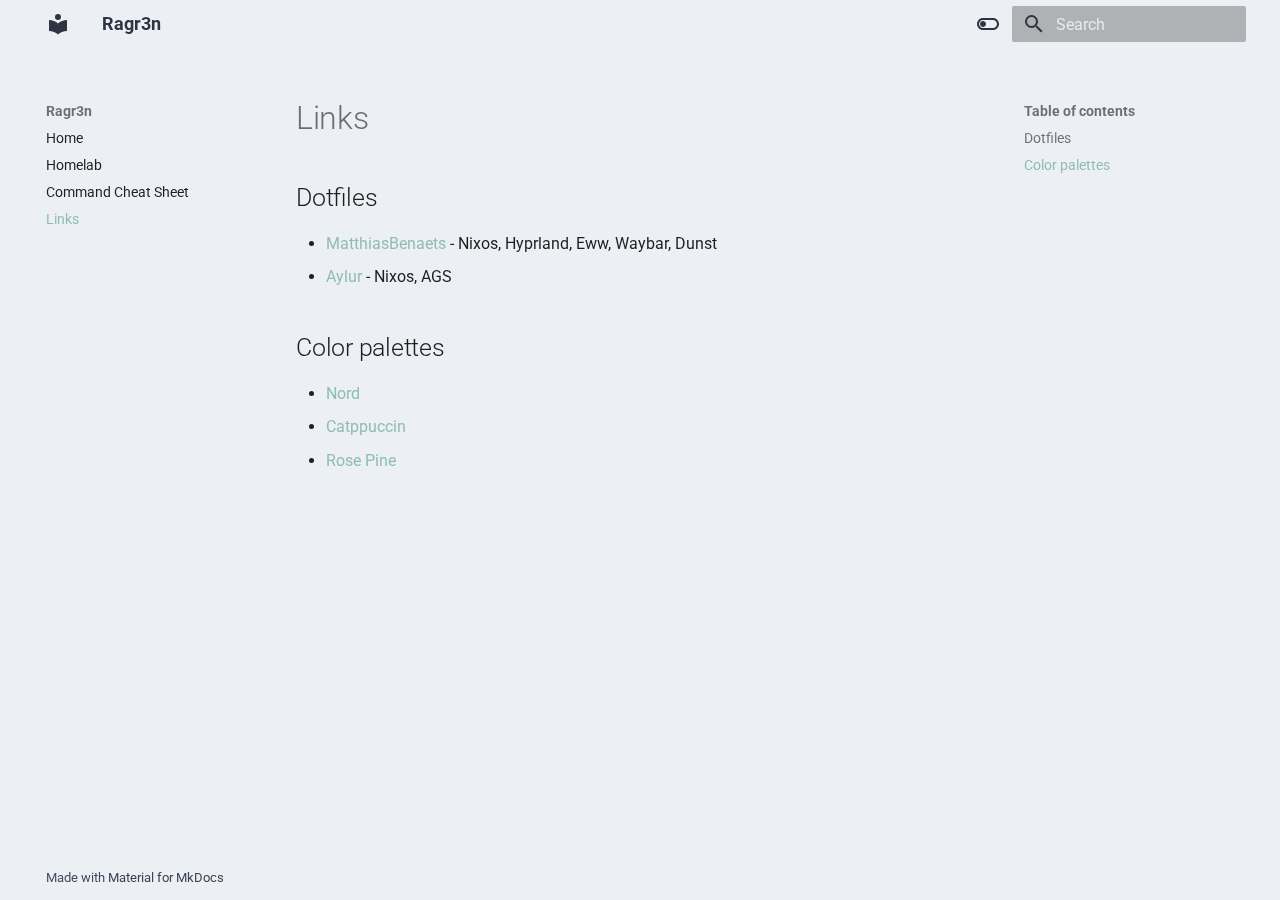
<file: links/index.html>
<!doctype html>
<html lang="en" class="no-js">
  <head>
    
      <meta charset="utf-8">
      <meta name="viewport" content="width=device-width,initial-scale=1">
      
      
      
        <link rel="canonical" href="https://ragr3n.github.io/links/">
      
      
        <link rel="prev" href="../cheat_sheet/">
      
      
      
      <link rel="icon" href="../assets/images/favicon.png">
      <meta name="generator" content="mkdocs-1.6.1, mkdocs-material-9.5.50">
    
    
      
        <title>Links - Ragr3n</title>
      
    
    
      <link rel="stylesheet" href="../assets/stylesheets/main.a40c8224.min.css">
      
        
        <link rel="stylesheet" href="../assets/stylesheets/palette.06af60db.min.css">
      
      


    
    
      
    
    
      
        
        
        <link rel="preconnect" href="https://fonts.gstatic.com" crossorigin>
        <link rel="stylesheet" href="https://fonts.googleapis.com/css?family=Roboto:300,300i,400,400i,700,700i%7CRoboto+Mono:400,400i,700,700i&display=fallback">
        <style>:root{--md-text-font:"Roboto";--md-code-font:"Roboto Mono"}</style>
      
    
    
      <link rel="stylesheet" href="../stylesheets/extra.css">
    
    <script>__md_scope=new URL("..",location),__md_hash=e=>[...e].reduce(((e,_)=>(e<<5)-e+_.charCodeAt(0)),0),__md_get=(e,_=localStorage,t=__md_scope)=>JSON.parse(_.getItem(t.pathname+"."+e)),__md_set=(e,_,t=localStorage,a=__md_scope)=>{try{t.setItem(a.pathname+"."+e,JSON.stringify(_))}catch(e){}}</script>
    
      

    
    
    
  </head>
  
  
    
    
      
    
    
    
    
    <body dir="ltr" data-md-color-scheme="default" data-md-color-primary="custom" data-md-color-accent="indigo">
  
    
    <input class="md-toggle" data-md-toggle="drawer" type="checkbox" id="__drawer" autocomplete="off">
    <input class="md-toggle" data-md-toggle="search" type="checkbox" id="__search" autocomplete="off">
    <label class="md-overlay" for="__drawer"></label>
    <div data-md-component="skip">
      
        
        <a href="#dotfiles" class="md-skip">
          Skip to content
        </a>
      
    </div>
    <div data-md-component="announce">
      
    </div>
    
    
      

  

<header class="md-header md-header--shadow" data-md-component="header">
  <nav class="md-header__inner md-grid" aria-label="Header">
    <a href=".." title="Ragr3n" class="md-header__button md-logo" aria-label="Ragr3n" data-md-component="logo">
      
  
  <svg xmlns="http://www.w3.org/2000/svg" viewBox="0 0 24 24"><path d="M12 8a3 3 0 0 0 3-3 3 3 0 0 0-3-3 3 3 0 0 0-3 3 3 3 0 0 0 3 3m0 3.54C9.64 9.35 6.5 8 3 8v11c3.5 0 6.64 1.35 9 3.54 2.36-2.19 5.5-3.54 9-3.54V8c-3.5 0-6.64 1.35-9 3.54"/></svg>

    </a>
    <label class="md-header__button md-icon" for="__drawer">
      
      <svg xmlns="http://www.w3.org/2000/svg" viewBox="0 0 24 24"><path d="M3 6h18v2H3zm0 5h18v2H3zm0 5h18v2H3z"/></svg>
    </label>
    <div class="md-header__title" data-md-component="header-title">
      <div class="md-header__ellipsis">
        <div class="md-header__topic">
          <span class="md-ellipsis">
            Ragr3n
          </span>
        </div>
        <div class="md-header__topic" data-md-component="header-topic">
          <span class="md-ellipsis">
            
              Links
            
          </span>
        </div>
      </div>
    </div>
    
      
        <form class="md-header__option" data-md-component="palette">
  
    
    
    
    <input class="md-option" data-md-color-media="" data-md-color-scheme="default" data-md-color-primary="custom" data-md-color-accent="indigo"  aria-label="Switch to dark mode"  type="radio" name="__palette" id="__palette_0">
    
      <label class="md-header__button md-icon" title="Switch to dark mode" for="__palette_1" hidden>
        <svg xmlns="http://www.w3.org/2000/svg" viewBox="0 0 24 24"><path d="M17 6H7c-3.31 0-6 2.69-6 6s2.69 6 6 6h10c3.31 0 6-2.69 6-6s-2.69-6-6-6m0 10H7c-2.21 0-4-1.79-4-4s1.79-4 4-4h10c2.21 0 4 1.79 4 4s-1.79 4-4 4M7 9c-1.66 0-3 1.34-3 3s1.34 3 3 3 3-1.34 3-3-1.34-3-3-3"/></svg>
      </label>
    
  
    
    
    
    <input class="md-option" data-md-color-media="" data-md-color-scheme="slate" data-md-color-primary="custom" data-md-color-accent="indigo"  aria-label="Switch to light mode"  type="radio" name="__palette" id="__palette_1">
    
      <label class="md-header__button md-icon" title="Switch to light mode" for="__palette_0" hidden>
        <svg xmlns="http://www.w3.org/2000/svg" viewBox="0 0 24 24"><path d="M17 7H7a5 5 0 0 0-5 5 5 5 0 0 0 5 5h10a5 5 0 0 0 5-5 5 5 0 0 0-5-5m0 8a3 3 0 0 1-3-3 3 3 0 0 1 3-3 3 3 0 0 1 3 3 3 3 0 0 1-3 3"/></svg>
      </label>
    
  
</form>
      
    
    
      <script>var palette=__md_get("__palette");if(palette&&palette.color){if("(prefers-color-scheme)"===palette.color.media){var media=matchMedia("(prefers-color-scheme: light)"),input=document.querySelector(media.matches?"[data-md-color-media='(prefers-color-scheme: light)']":"[data-md-color-media='(prefers-color-scheme: dark)']");palette.color.media=input.getAttribute("data-md-color-media"),palette.color.scheme=input.getAttribute("data-md-color-scheme"),palette.color.primary=input.getAttribute("data-md-color-primary"),palette.color.accent=input.getAttribute("data-md-color-accent")}for(var[key,value]of Object.entries(palette.color))document.body.setAttribute("data-md-color-"+key,value)}</script>
    
    
    
      <label class="md-header__button md-icon" for="__search">
        
        <svg xmlns="http://www.w3.org/2000/svg" viewBox="0 0 24 24"><path d="M9.5 3A6.5 6.5 0 0 1 16 9.5c0 1.61-.59 3.09-1.56 4.23l.27.27h.79l5 5-1.5 1.5-5-5v-.79l-.27-.27A6.52 6.52 0 0 1 9.5 16 6.5 6.5 0 0 1 3 9.5 6.5 6.5 0 0 1 9.5 3m0 2C7 5 5 7 5 9.5S7 14 9.5 14 14 12 14 9.5 12 5 9.5 5"/></svg>
      </label>
      <div class="md-search" data-md-component="search" role="dialog">
  <label class="md-search__overlay" for="__search"></label>
  <div class="md-search__inner" role="search">
    <form class="md-search__form" name="search">
      <input type="text" class="md-search__input" name="query" aria-label="Search" placeholder="Search" autocapitalize="off" autocorrect="off" autocomplete="off" spellcheck="false" data-md-component="search-query" required>
      <label class="md-search__icon md-icon" for="__search">
        
        <svg xmlns="http://www.w3.org/2000/svg" viewBox="0 0 24 24"><path d="M9.5 3A6.5 6.5 0 0 1 16 9.5c0 1.61-.59 3.09-1.56 4.23l.27.27h.79l5 5-1.5 1.5-5-5v-.79l-.27-.27A6.52 6.52 0 0 1 9.5 16 6.5 6.5 0 0 1 3 9.5 6.5 6.5 0 0 1 9.5 3m0 2C7 5 5 7 5 9.5S7 14 9.5 14 14 12 14 9.5 12 5 9.5 5"/></svg>
        
        <svg xmlns="http://www.w3.org/2000/svg" viewBox="0 0 24 24"><path d="M20 11v2H8l5.5 5.5-1.42 1.42L4.16 12l7.92-7.92L13.5 5.5 8 11z"/></svg>
      </label>
      <nav class="md-search__options" aria-label="Search">
        
        <button type="reset" class="md-search__icon md-icon" title="Clear" aria-label="Clear" tabindex="-1">
          
          <svg xmlns="http://www.w3.org/2000/svg" viewBox="0 0 24 24"><path d="M19 6.41 17.59 5 12 10.59 6.41 5 5 6.41 10.59 12 5 17.59 6.41 19 12 13.41 17.59 19 19 17.59 13.41 12z"/></svg>
        </button>
      </nav>
      
    </form>
    <div class="md-search__output">
      <div class="md-search__scrollwrap" tabindex="0" data-md-scrollfix>
        <div class="md-search-result" data-md-component="search-result">
          <div class="md-search-result__meta">
            Initializing search
          </div>
          <ol class="md-search-result__list" role="presentation"></ol>
        </div>
      </div>
    </div>
  </div>
</div>
    
    
  </nav>
  
</header>
    
    <div class="md-container" data-md-component="container">
      
      
        
          
        
      
      <main class="md-main" data-md-component="main">
        <div class="md-main__inner md-grid">
          
            
              
              <div class="md-sidebar md-sidebar--primary" data-md-component="sidebar" data-md-type="navigation" >
                <div class="md-sidebar__scrollwrap">
                  <div class="md-sidebar__inner">
                    



<nav class="md-nav md-nav--primary" aria-label="Navigation" data-md-level="0">
  <label class="md-nav__title" for="__drawer">
    <a href=".." title="Ragr3n" class="md-nav__button md-logo" aria-label="Ragr3n" data-md-component="logo">
      
  
  <svg xmlns="http://www.w3.org/2000/svg" viewBox="0 0 24 24"><path d="M12 8a3 3 0 0 0 3-3 3 3 0 0 0-3-3 3 3 0 0 0-3 3 3 3 0 0 0 3 3m0 3.54C9.64 9.35 6.5 8 3 8v11c3.5 0 6.64 1.35 9 3.54 2.36-2.19 5.5-3.54 9-3.54V8c-3.5 0-6.64 1.35-9 3.54"/></svg>

    </a>
    Ragr3n
  </label>
  
  <ul class="md-nav__list" data-md-scrollfix>
    
      
      
  
  
  
  
    <li class="md-nav__item">
      <a href=".." class="md-nav__link">
        
  
  <span class="md-ellipsis">
    Home
  </span>
  

      </a>
    </li>
  

    
      
      
  
  
  
  
    <li class="md-nav__item">
      <a href="../homelab_2024/" class="md-nav__link">
        
  
  <span class="md-ellipsis">
    Homelab
  </span>
  

      </a>
    </li>
  

    
      
      
  
  
  
  
    <li class="md-nav__item">
      <a href="../cheat_sheet/" class="md-nav__link">
        
  
  <span class="md-ellipsis">
    Command Cheat Sheet
  </span>
  

      </a>
    </li>
  

    
      
      
  
  
    
  
  
  
    <li class="md-nav__item md-nav__item--active">
      
      <input class="md-nav__toggle md-toggle" type="checkbox" id="__toc">
      
      
      
        <label class="md-nav__link md-nav__link--active" for="__toc">
          
  
  <span class="md-ellipsis">
    Links
  </span>
  

          <span class="md-nav__icon md-icon"></span>
        </label>
      
      <a href="./" class="md-nav__link md-nav__link--active">
        
  
  <span class="md-ellipsis">
    Links
  </span>
  

      </a>
      
        

<nav class="md-nav md-nav--secondary" aria-label="Table of contents">
  
  
  
  
    <label class="md-nav__title" for="__toc">
      <span class="md-nav__icon md-icon"></span>
      Table of contents
    </label>
    <ul class="md-nav__list" data-md-component="toc" data-md-scrollfix>
      
        <li class="md-nav__item">
  <a href="#dotfiles" class="md-nav__link">
    <span class="md-ellipsis">
      Dotfiles
    </span>
  </a>
  
</li>
      
        <li class="md-nav__item">
  <a href="#color-palettes" class="md-nav__link">
    <span class="md-ellipsis">
      Color palettes
    </span>
  </a>
  
</li>
      
    </ul>
  
</nav>
      
    </li>
  

    
  </ul>
</nav>
                  </div>
                </div>
              </div>
            
            
              
              <div class="md-sidebar md-sidebar--secondary" data-md-component="sidebar" data-md-type="toc" >
                <div class="md-sidebar__scrollwrap">
                  <div class="md-sidebar__inner">
                    

<nav class="md-nav md-nav--secondary" aria-label="Table of contents">
  
  
  
  
    <label class="md-nav__title" for="__toc">
      <span class="md-nav__icon md-icon"></span>
      Table of contents
    </label>
    <ul class="md-nav__list" data-md-component="toc" data-md-scrollfix>
      
        <li class="md-nav__item">
  <a href="#dotfiles" class="md-nav__link">
    <span class="md-ellipsis">
      Dotfiles
    </span>
  </a>
  
</li>
      
        <li class="md-nav__item">
  <a href="#color-palettes" class="md-nav__link">
    <span class="md-ellipsis">
      Color palettes
    </span>
  </a>
  
</li>
      
    </ul>
  
</nav>
                  </div>
                </div>
              </div>
            
          
          
            <div class="md-content" data-md-component="content">
              <article class="md-content__inner md-typeset">
                
                  


  <h1>Links</h1>

<h2 id="dotfiles">Dotfiles</h2>
<ul>
<li><a href="https://github.com/MatthiasBenaets/nixos-config">MatthiasBenaets</a> - Nixos, Hyprland, Eww, Waybar, Dunst</li>
<li><a href="https://github.com/Aylur/dotfiles">Aylur</a> - Nixos, AGS</li>
</ul>
<h2 id="color-palettes">Color palettes</h2>
<ul>
<li><a href="https://www.nordtheme.com/">Nord</a> </li>
<li><a href="https://github.com/catppuccin/catppuccin">Catppuccin</a></li>
<li><a href="https://rosepinetheme.com/">Rose Pine</a></li>
</ul>












                
              </article>
            </div>
          
          
<script>var target=document.getElementById(location.hash.slice(1));target&&target.name&&(target.checked=target.name.startsWith("__tabbed_"))</script>
        </div>
        
      </main>
      
        <footer class="md-footer">
  
  <div class="md-footer-meta md-typeset">
    <div class="md-footer-meta__inner md-grid">
      <div class="md-copyright">
  
  
    Made with
    <a href="https://squidfunk.github.io/mkdocs-material/" target="_blank" rel="noopener">
      Material for MkDocs
    </a>
  
</div>
      
    </div>
  </div>
</footer>
      
    </div>
    <div class="md-dialog" data-md-component="dialog">
      <div class="md-dialog__inner md-typeset"></div>
    </div>
    
    
    <script id="__config" type="application/json">{"base": "..", "features": [], "search": "../assets/javascripts/workers/search.f8cc74c7.min.js", "translations": {"clipboard.copied": "Copied to clipboard", "clipboard.copy": "Copy to clipboard", "search.result.more.one": "1 more on this page", "search.result.more.other": "# more on this page", "search.result.none": "No matching documents", "search.result.one": "1 matching document", "search.result.other": "# matching documents", "search.result.placeholder": "Type to start searching", "search.result.term.missing": "Missing", "select.version": "Select version"}}</script>
    
    
      <script src="../assets/javascripts/bundle.60a45f97.min.js"></script>
      
    
  </body>
</html>
</file>
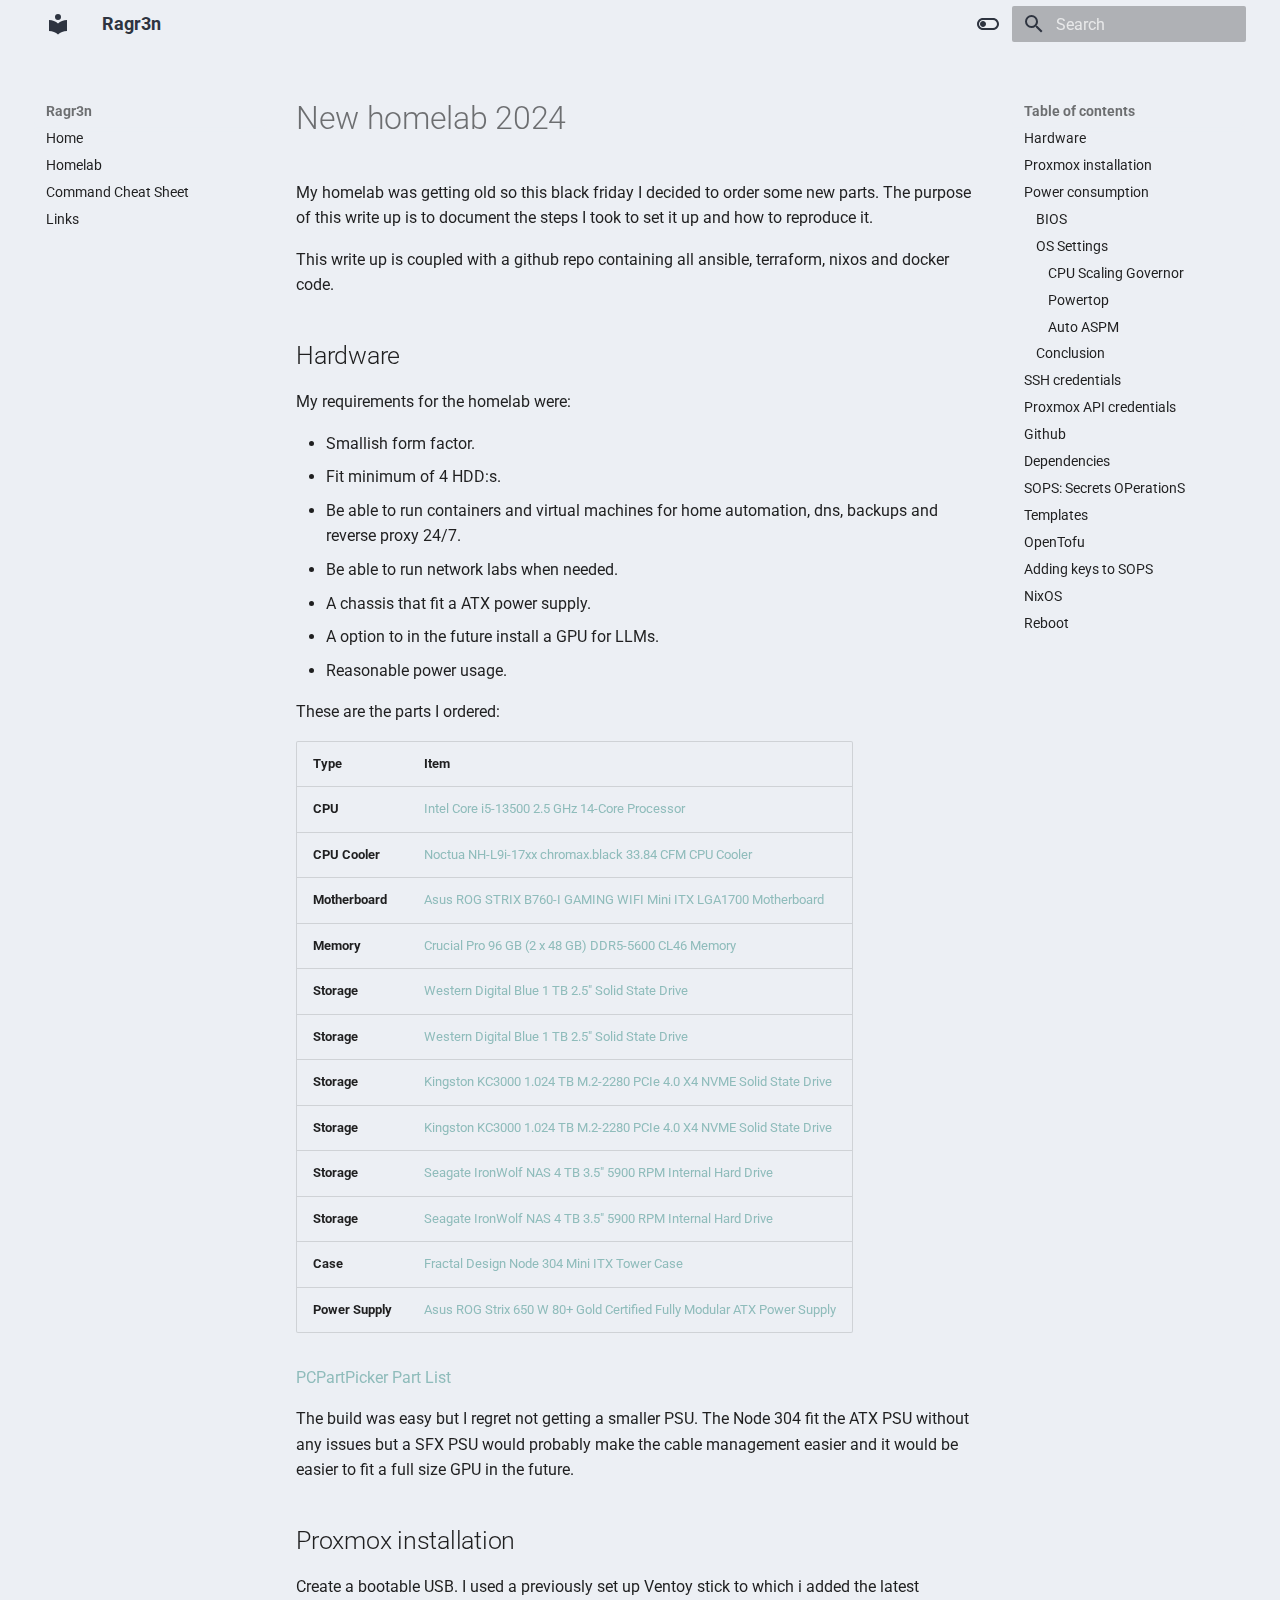
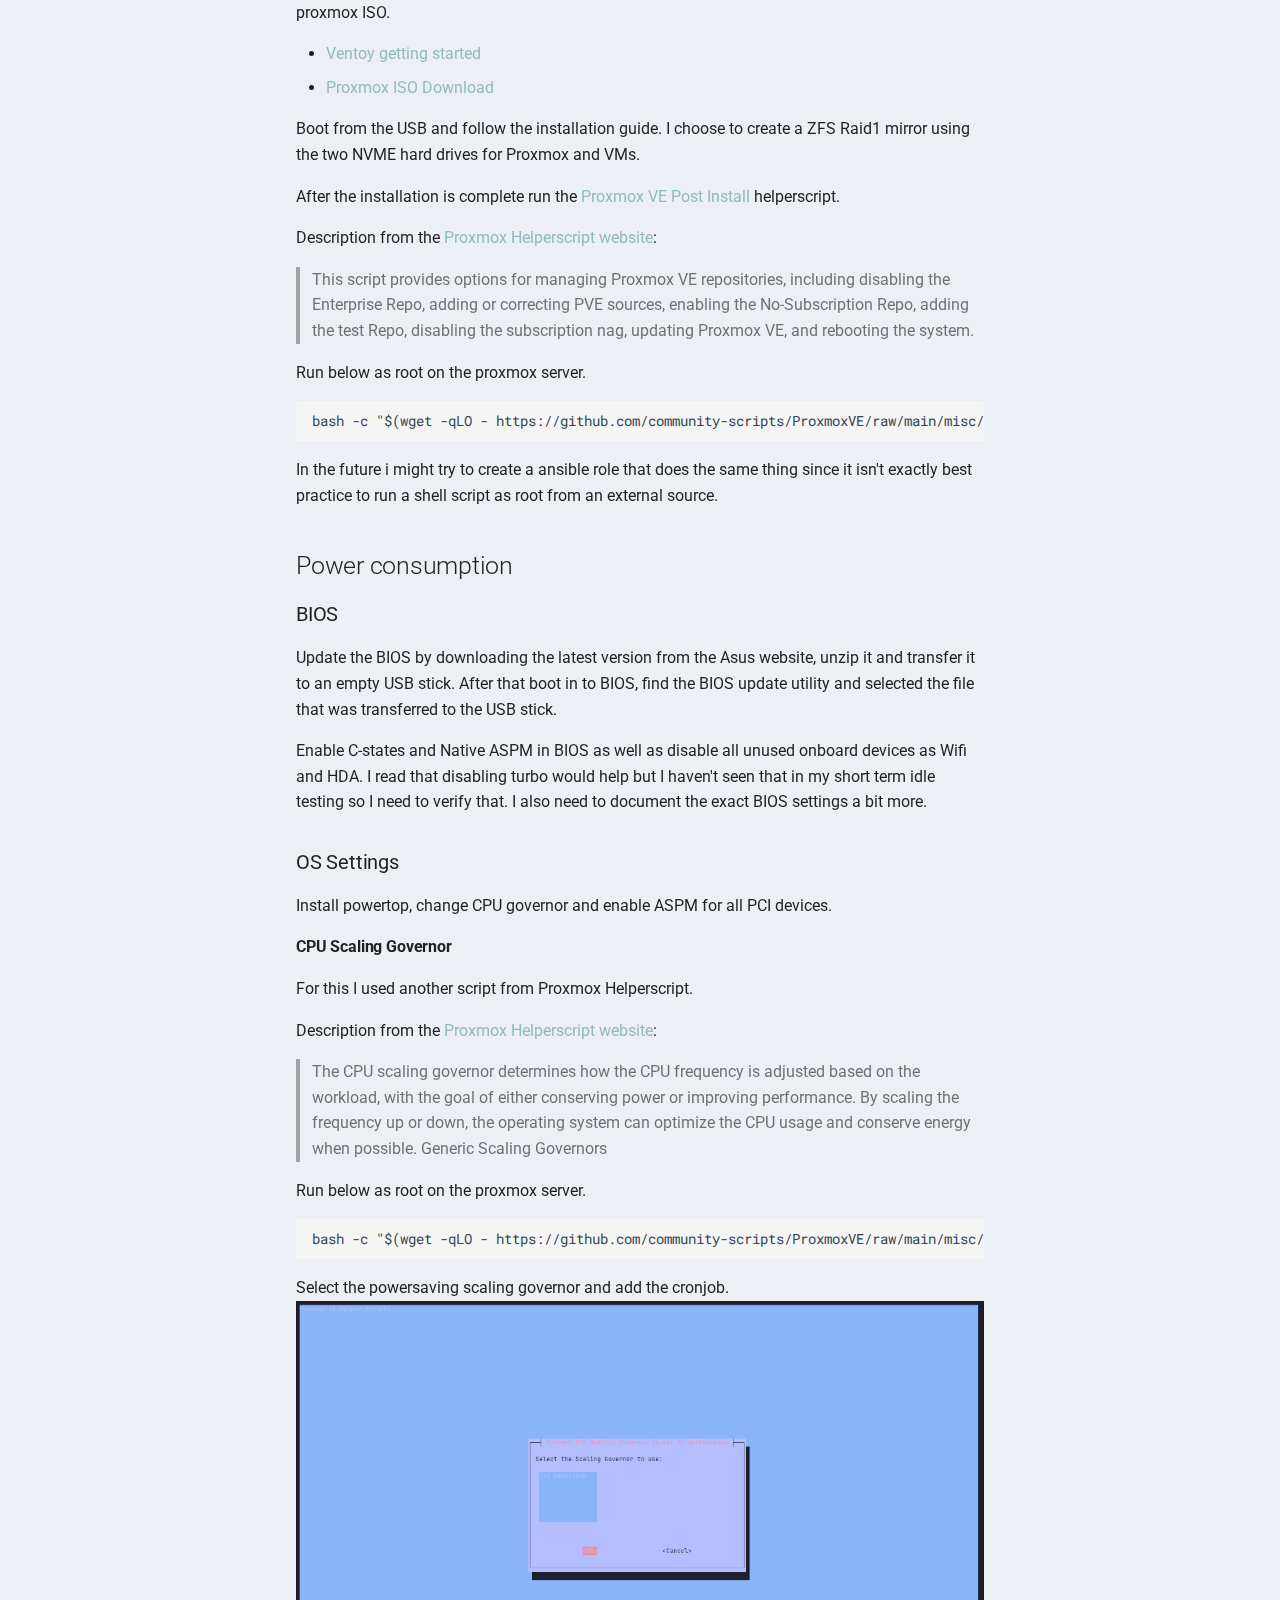
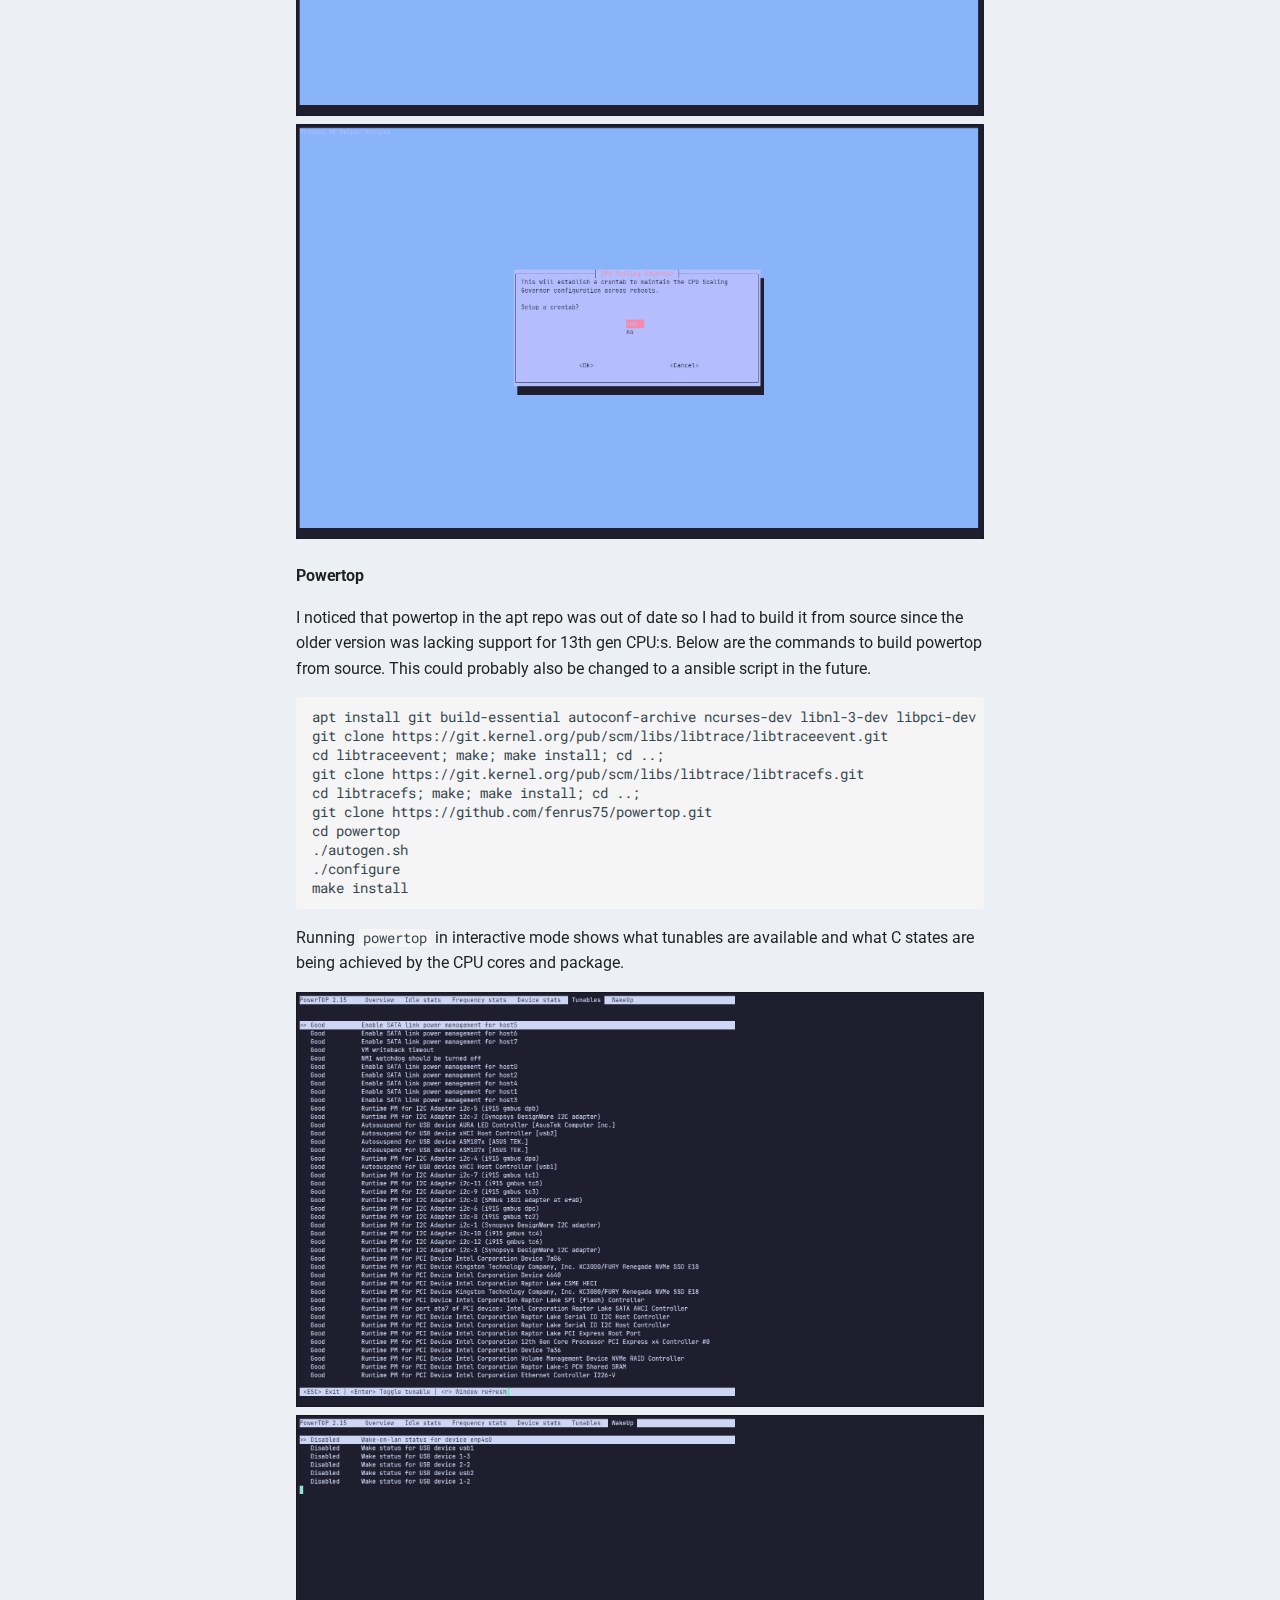
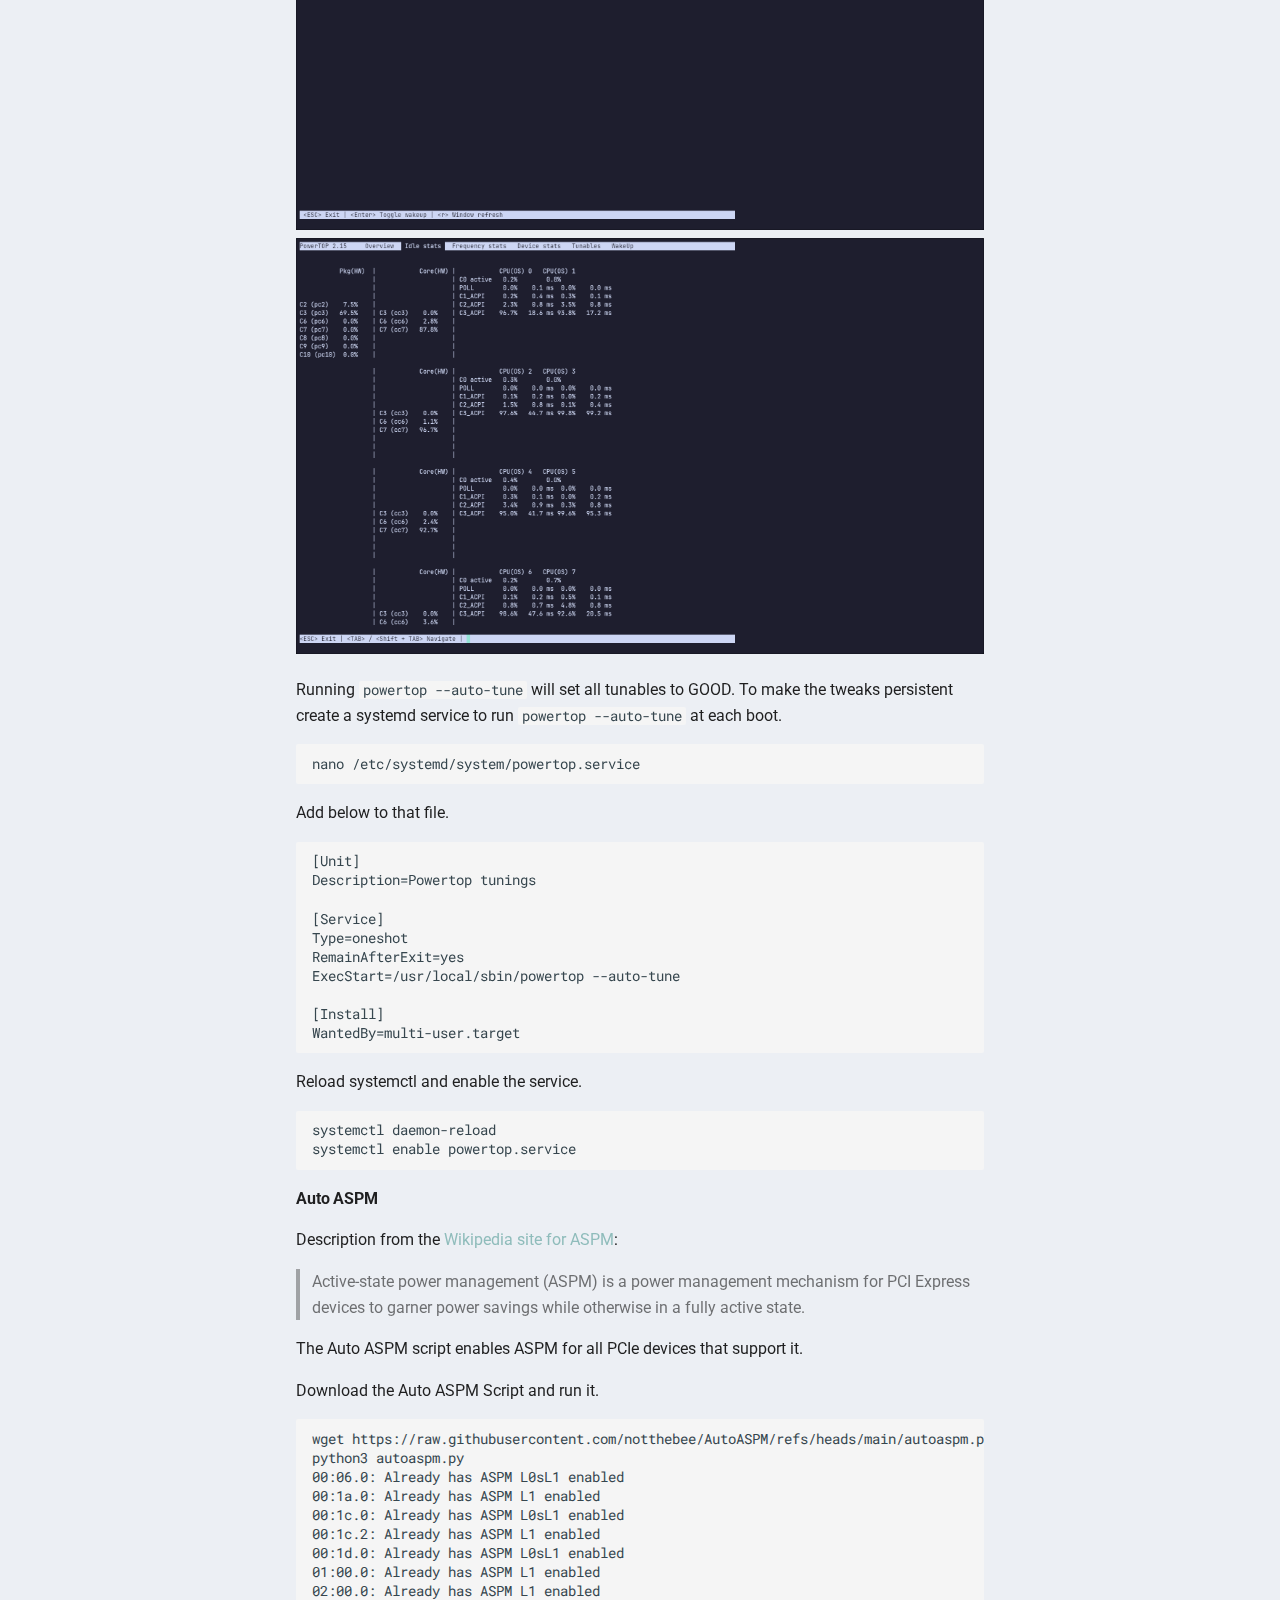
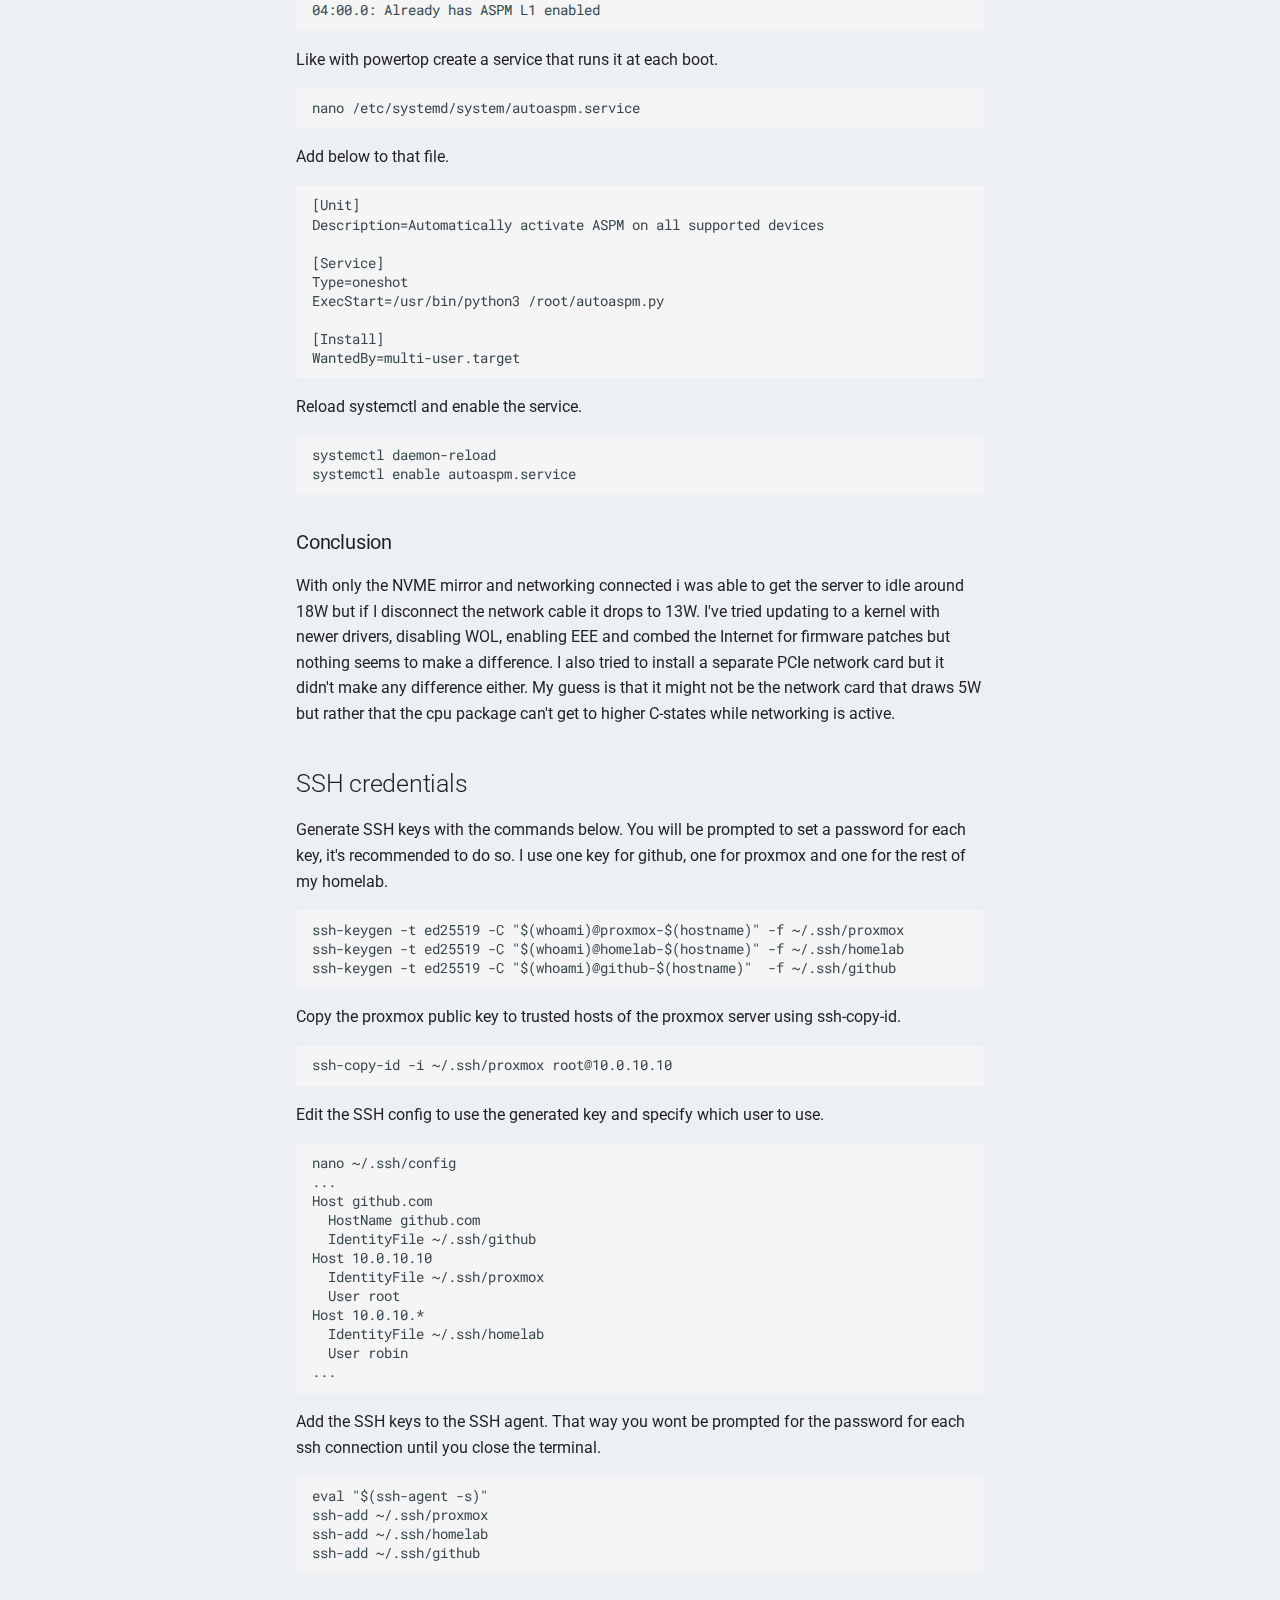
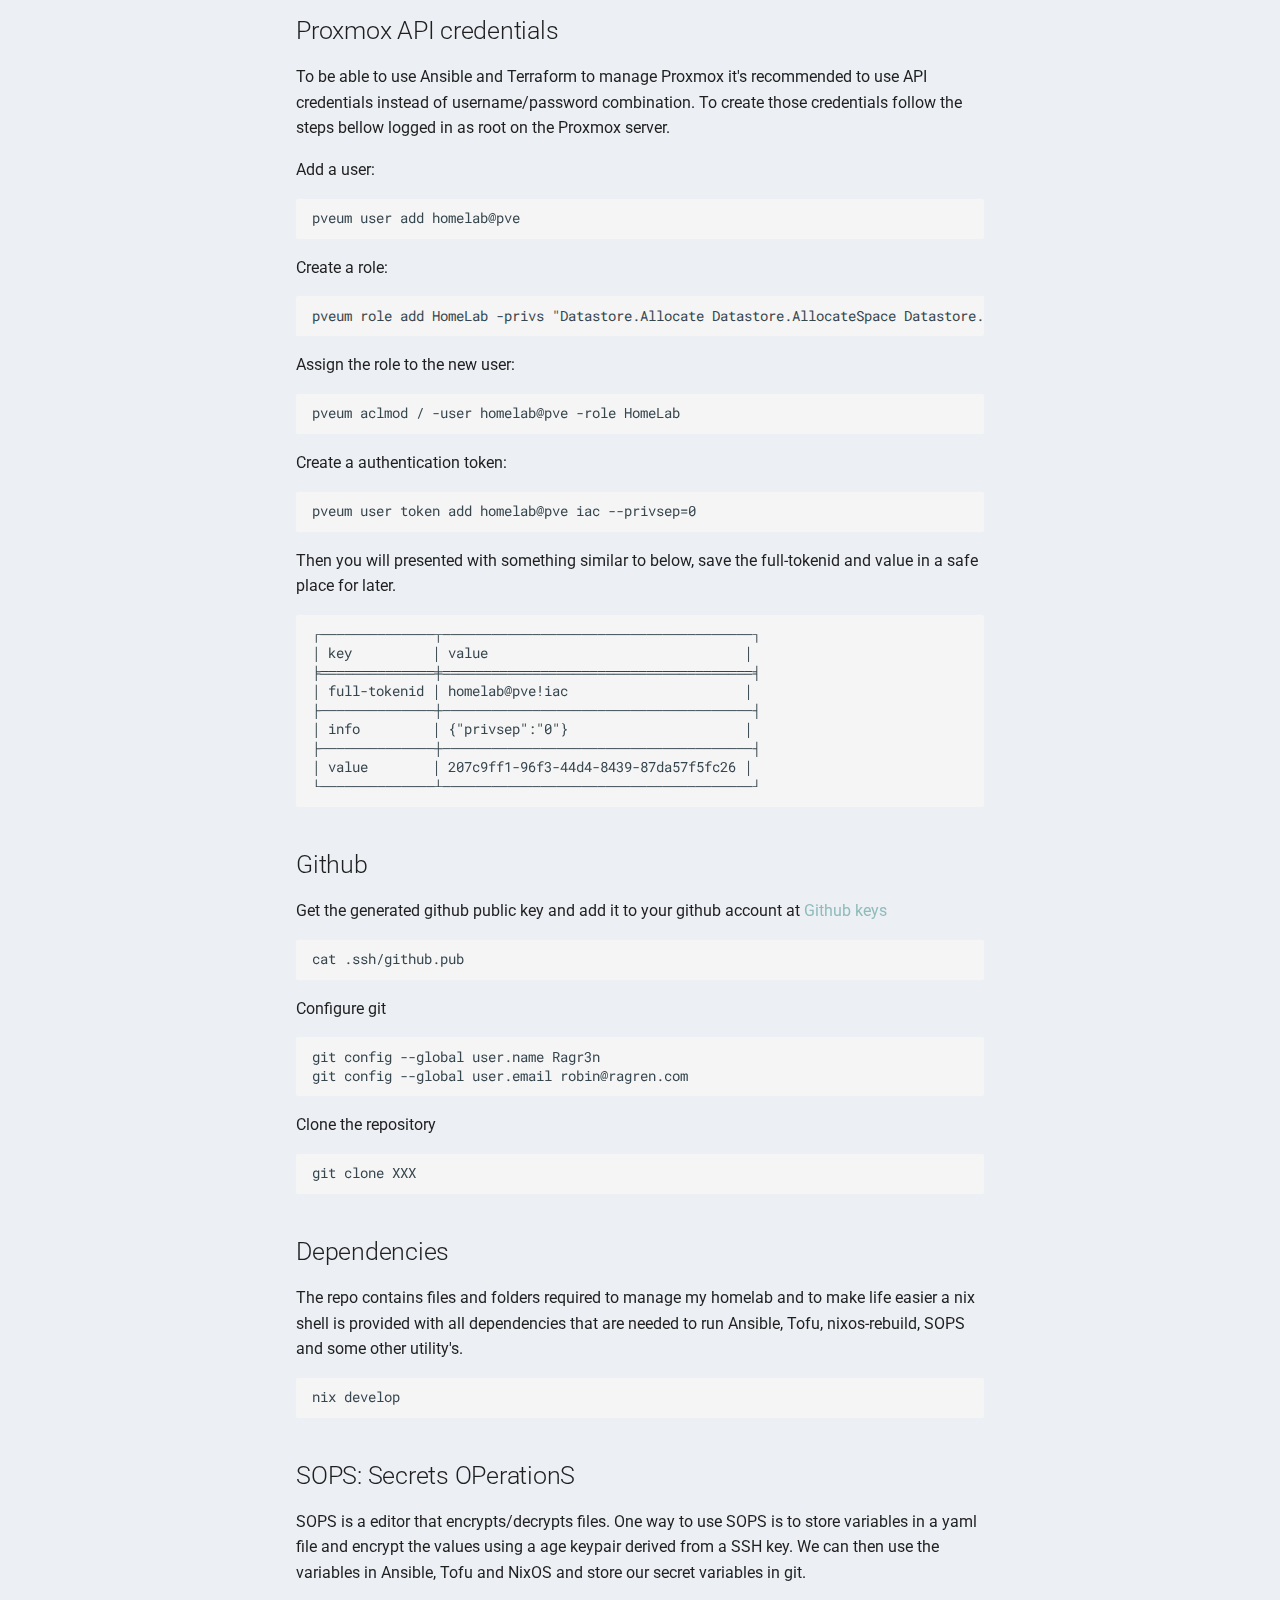
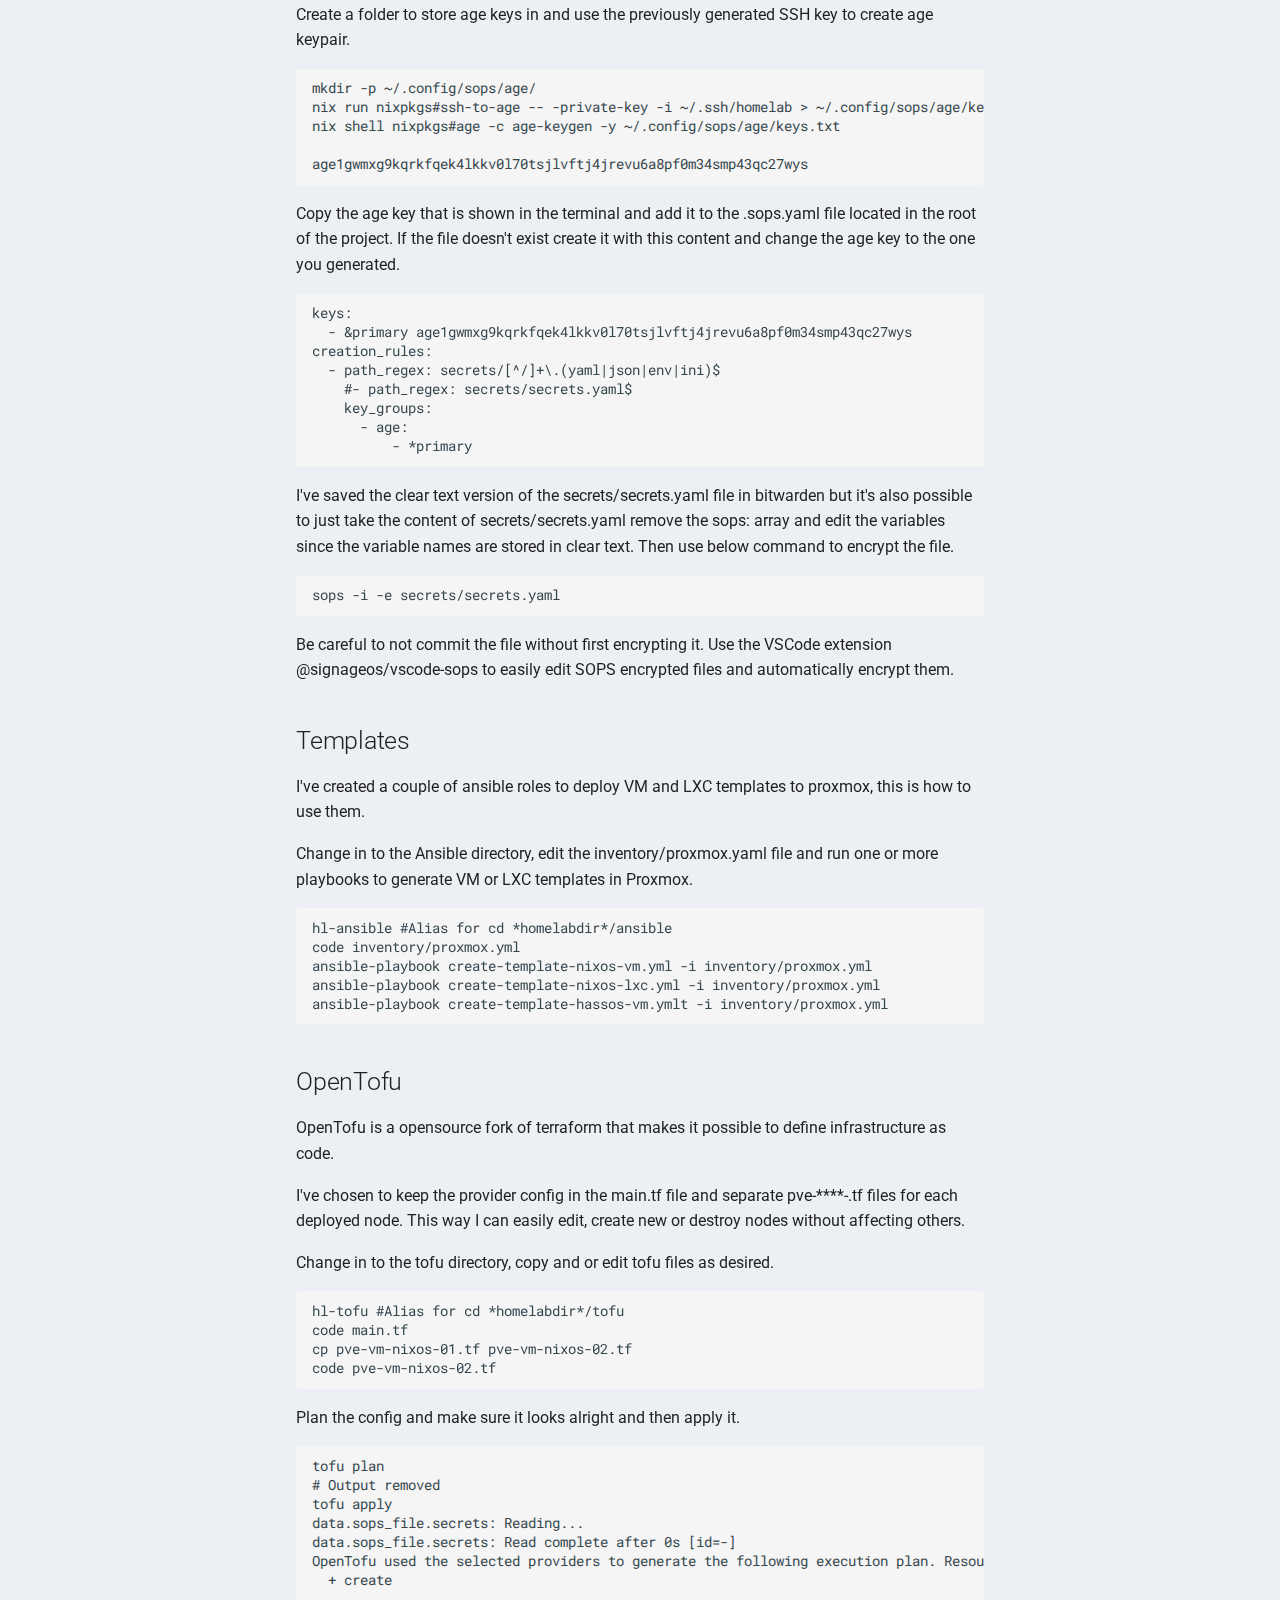
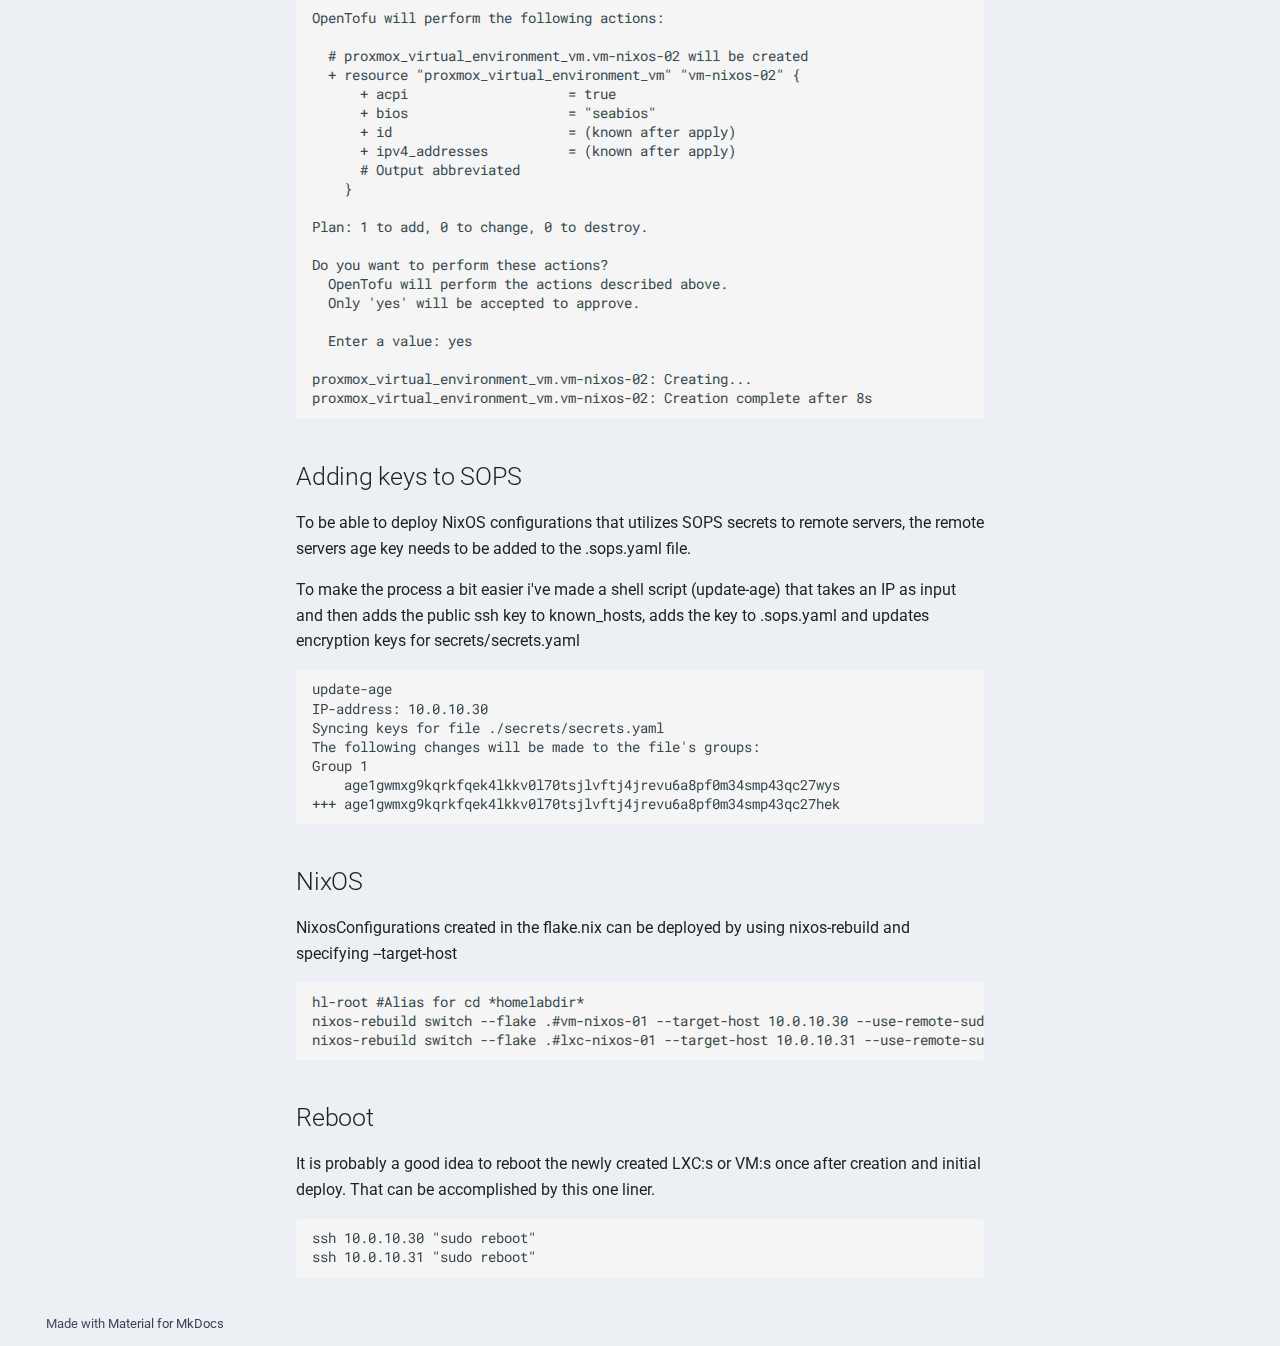
<file: new_homelab/index.html>
<!doctype html>
<html lang="en" class="no-js">
  <head>
    
      <meta charset="utf-8">
      <meta name="viewport" content="width=device-width,initial-scale=1">
      
      
      
        <link rel="canonical" href="https://ragr3n.github.io/new_homelab/">
      
      
      
      
      <link rel="icon" href="../assets/images/favicon.png">
      <meta name="generator" content="mkdocs-1.6.1, mkdocs-material-9.5.50">
    
    
      
        <title>New homelab 2024 - Ragr3n</title>
      
    
    
      <link rel="stylesheet" href="../assets/stylesheets/main.a40c8224.min.css">
      
        
        <link rel="stylesheet" href="../assets/stylesheets/palette.06af60db.min.css">
      
      


    
    
      
    
    
      
        
        
        <link rel="preconnect" href="https://fonts.gstatic.com" crossorigin>
        <link rel="stylesheet" href="https://fonts.googleapis.com/css?family=Roboto:300,300i,400,400i,700,700i%7CRoboto+Mono:400,400i,700,700i&display=fallback">
        <style>:root{--md-text-font:"Roboto";--md-code-font:"Roboto Mono"}</style>
      
    
    
      <link rel="stylesheet" href="../stylesheets/extra.css">
    
    <script>__md_scope=new URL("..",location),__md_hash=e=>[...e].reduce(((e,_)=>(e<<5)-e+_.charCodeAt(0)),0),__md_get=(e,_=localStorage,t=__md_scope)=>JSON.parse(_.getItem(t.pathname+"."+e)),__md_set=(e,_,t=localStorage,a=__md_scope)=>{try{t.setItem(a.pathname+"."+e,JSON.stringify(_))}catch(e){}}</script>
    
      

    
    
    
  </head>
  
  
    
    
      
    
    
    
    
    <body dir="ltr" data-md-color-scheme="default" data-md-color-primary="custom" data-md-color-accent="indigo">
  
    
    <input class="md-toggle" data-md-toggle="drawer" type="checkbox" id="__drawer" autocomplete="off">
    <input class="md-toggle" data-md-toggle="search" type="checkbox" id="__search" autocomplete="off">
    <label class="md-overlay" for="__drawer"></label>
    <div data-md-component="skip">
      
        
        <a href="#new-homelab-2024" class="md-skip">
          Skip to content
        </a>
      
    </div>
    <div data-md-component="announce">
      
    </div>
    
    
      

  

<header class="md-header md-header--shadow" data-md-component="header">
  <nav class="md-header__inner md-grid" aria-label="Header">
    <a href=".." title="Ragr3n" class="md-header__button md-logo" aria-label="Ragr3n" data-md-component="logo">
      
  
  <svg xmlns="http://www.w3.org/2000/svg" viewBox="0 0 24 24"><path d="M12 8a3 3 0 0 0 3-3 3 3 0 0 0-3-3 3 3 0 0 0-3 3 3 3 0 0 0 3 3m0 3.54C9.64 9.35 6.5 8 3 8v11c3.5 0 6.64 1.35 9 3.54 2.36-2.19 5.5-3.54 9-3.54V8c-3.5 0-6.64 1.35-9 3.54"/></svg>

    </a>
    <label class="md-header__button md-icon" for="__drawer">
      
      <svg xmlns="http://www.w3.org/2000/svg" viewBox="0 0 24 24"><path d="M3 6h18v2H3zm0 5h18v2H3zm0 5h18v2H3z"/></svg>
    </label>
    <div class="md-header__title" data-md-component="header-title">
      <div class="md-header__ellipsis">
        <div class="md-header__topic">
          <span class="md-ellipsis">
            Ragr3n
          </span>
        </div>
        <div class="md-header__topic" data-md-component="header-topic">
          <span class="md-ellipsis">
            
              New homelab 2024
            
          </span>
        </div>
      </div>
    </div>
    
      
        <form class="md-header__option" data-md-component="palette">
  
    
    
    
    <input class="md-option" data-md-color-media="" data-md-color-scheme="default" data-md-color-primary="custom" data-md-color-accent="indigo"  aria-label="Switch to dark mode"  type="radio" name="__palette" id="__palette_0">
    
      <label class="md-header__button md-icon" title="Switch to dark mode" for="__palette_1" hidden>
        <svg xmlns="http://www.w3.org/2000/svg" viewBox="0 0 24 24"><path d="M17 6H7c-3.31 0-6 2.69-6 6s2.69 6 6 6h10c3.31 0 6-2.69 6-6s-2.69-6-6-6m0 10H7c-2.21 0-4-1.79-4-4s1.79-4 4-4h10c2.21 0 4 1.79 4 4s-1.79 4-4 4M7 9c-1.66 0-3 1.34-3 3s1.34 3 3 3 3-1.34 3-3-1.34-3-3-3"/></svg>
      </label>
    
  
    
    
    
    <input class="md-option" data-md-color-media="" data-md-color-scheme="slate" data-md-color-primary="custom" data-md-color-accent="indigo"  aria-label="Switch to light mode"  type="radio" name="__palette" id="__palette_1">
    
      <label class="md-header__button md-icon" title="Switch to light mode" for="__palette_0" hidden>
        <svg xmlns="http://www.w3.org/2000/svg" viewBox="0 0 24 24"><path d="M17 7H7a5 5 0 0 0-5 5 5 5 0 0 0 5 5h10a5 5 0 0 0 5-5 5 5 0 0 0-5-5m0 8a3 3 0 0 1-3-3 3 3 0 0 1 3-3 3 3 0 0 1 3 3 3 3 0 0 1-3 3"/></svg>
      </label>
    
  
</form>
      
    
    
      <script>var palette=__md_get("__palette");if(palette&&palette.color){if("(prefers-color-scheme)"===palette.color.media){var media=matchMedia("(prefers-color-scheme: light)"),input=document.querySelector(media.matches?"[data-md-color-media='(prefers-color-scheme: light)']":"[data-md-color-media='(prefers-color-scheme: dark)']");palette.color.media=input.getAttribute("data-md-color-media"),palette.color.scheme=input.getAttribute("data-md-color-scheme"),palette.color.primary=input.getAttribute("data-md-color-primary"),palette.color.accent=input.getAttribute("data-md-color-accent")}for(var[key,value]of Object.entries(palette.color))document.body.setAttribute("data-md-color-"+key,value)}</script>
    
    
    
      <label class="md-header__button md-icon" for="__search">
        
        <svg xmlns="http://www.w3.org/2000/svg" viewBox="0 0 24 24"><path d="M9.5 3A6.5 6.5 0 0 1 16 9.5c0 1.61-.59 3.09-1.56 4.23l.27.27h.79l5 5-1.5 1.5-5-5v-.79l-.27-.27A6.52 6.52 0 0 1 9.5 16 6.5 6.5 0 0 1 3 9.5 6.5 6.5 0 0 1 9.5 3m0 2C7 5 5 7 5 9.5S7 14 9.5 14 14 12 14 9.5 12 5 9.5 5"/></svg>
      </label>
      <div class="md-search" data-md-component="search" role="dialog">
  <label class="md-search__overlay" for="__search"></label>
  <div class="md-search__inner" role="search">
    <form class="md-search__form" name="search">
      <input type="text" class="md-search__input" name="query" aria-label="Search" placeholder="Search" autocapitalize="off" autocorrect="off" autocomplete="off" spellcheck="false" data-md-component="search-query" required>
      <label class="md-search__icon md-icon" for="__search">
        
        <svg xmlns="http://www.w3.org/2000/svg" viewBox="0 0 24 24"><path d="M9.5 3A6.5 6.5 0 0 1 16 9.5c0 1.61-.59 3.09-1.56 4.23l.27.27h.79l5 5-1.5 1.5-5-5v-.79l-.27-.27A6.52 6.52 0 0 1 9.5 16 6.5 6.5 0 0 1 3 9.5 6.5 6.5 0 0 1 9.5 3m0 2C7 5 5 7 5 9.5S7 14 9.5 14 14 12 14 9.5 12 5 9.5 5"/></svg>
        
        <svg xmlns="http://www.w3.org/2000/svg" viewBox="0 0 24 24"><path d="M20 11v2H8l5.5 5.5-1.42 1.42L4.16 12l7.92-7.92L13.5 5.5 8 11z"/></svg>
      </label>
      <nav class="md-search__options" aria-label="Search">
        
        <button type="reset" class="md-search__icon md-icon" title="Clear" aria-label="Clear" tabindex="-1">
          
          <svg xmlns="http://www.w3.org/2000/svg" viewBox="0 0 24 24"><path d="M19 6.41 17.59 5 12 10.59 6.41 5 5 6.41 10.59 12 5 17.59 6.41 19 12 13.41 17.59 19 19 17.59 13.41 12z"/></svg>
        </button>
      </nav>
      
    </form>
    <div class="md-search__output">
      <div class="md-search__scrollwrap" tabindex="0" data-md-scrollfix>
        <div class="md-search-result" data-md-component="search-result">
          <div class="md-search-result__meta">
            Initializing search
          </div>
          <ol class="md-search-result__list" role="presentation"></ol>
        </div>
      </div>
    </div>
  </div>
</div>
    
    
  </nav>
  
</header>
    
    <div class="md-container" data-md-component="container">
      
      
        
          
        
      
      <main class="md-main" data-md-component="main">
        <div class="md-main__inner md-grid">
          
            
              
              <div class="md-sidebar md-sidebar--primary" data-md-component="sidebar" data-md-type="navigation" >
                <div class="md-sidebar__scrollwrap">
                  <div class="md-sidebar__inner">
                    



<nav class="md-nav md-nav--primary" aria-label="Navigation" data-md-level="0">
  <label class="md-nav__title" for="__drawer">
    <a href=".." title="Ragr3n" class="md-nav__button md-logo" aria-label="Ragr3n" data-md-component="logo">
      
  
  <svg xmlns="http://www.w3.org/2000/svg" viewBox="0 0 24 24"><path d="M12 8a3 3 0 0 0 3-3 3 3 0 0 0-3-3 3 3 0 0 0-3 3 3 3 0 0 0 3 3m0 3.54C9.64 9.35 6.5 8 3 8v11c3.5 0 6.64 1.35 9 3.54 2.36-2.19 5.5-3.54 9-3.54V8c-3.5 0-6.64 1.35-9 3.54"/></svg>

    </a>
    Ragr3n
  </label>
  
  <ul class="md-nav__list" data-md-scrollfix>
    
      
      
  
  
  
  
    <li class="md-nav__item">
      <a href=".." class="md-nav__link">
        
  
  <span class="md-ellipsis">
    Home
  </span>
  

      </a>
    </li>
  

    
      
      
  
  
  
  
    <li class="md-nav__item">
      <a href="../homelab_2024/" class="md-nav__link">
        
  
  <span class="md-ellipsis">
    Homelab
  </span>
  

      </a>
    </li>
  

    
      
      
  
  
  
  
    <li class="md-nav__item">
      <a href="../cheat_sheet/" class="md-nav__link">
        
  
  <span class="md-ellipsis">
    Command Cheat Sheet
  </span>
  

      </a>
    </li>
  

    
      
      
  
  
  
  
    <li class="md-nav__item">
      <a href="../links/" class="md-nav__link">
        
  
  <span class="md-ellipsis">
    Links
  </span>
  

      </a>
    </li>
  

    
  </ul>
</nav>
                  </div>
                </div>
              </div>
            
            
              
              <div class="md-sidebar md-sidebar--secondary" data-md-component="sidebar" data-md-type="toc" >
                <div class="md-sidebar__scrollwrap">
                  <div class="md-sidebar__inner">
                    

<nav class="md-nav md-nav--secondary" aria-label="Table of contents">
  
  
  
    
  
  
    <label class="md-nav__title" for="__toc">
      <span class="md-nav__icon md-icon"></span>
      Table of contents
    </label>
    <ul class="md-nav__list" data-md-component="toc" data-md-scrollfix>
      
        <li class="md-nav__item">
  <a href="#hardware" class="md-nav__link">
    <span class="md-ellipsis">
      Hardware
    </span>
  </a>
  
</li>
      
        <li class="md-nav__item">
  <a href="#proxmox-installation" class="md-nav__link">
    <span class="md-ellipsis">
      Proxmox installation
    </span>
  </a>
  
</li>
      
        <li class="md-nav__item">
  <a href="#power-consumption" class="md-nav__link">
    <span class="md-ellipsis">
      Power consumption
    </span>
  </a>
  
    <nav class="md-nav" aria-label="Power consumption">
      <ul class="md-nav__list">
        
          <li class="md-nav__item">
  <a href="#bios" class="md-nav__link">
    <span class="md-ellipsis">
      BIOS
    </span>
  </a>
  
</li>
        
          <li class="md-nav__item">
  <a href="#os-settings" class="md-nav__link">
    <span class="md-ellipsis">
      OS Settings
    </span>
  </a>
  
    <nav class="md-nav" aria-label="OS Settings">
      <ul class="md-nav__list">
        
          <li class="md-nav__item">
  <a href="#cpu-scaling-governor" class="md-nav__link">
    <span class="md-ellipsis">
      CPU Scaling Governor
    </span>
  </a>
  
</li>
        
          <li class="md-nav__item">
  <a href="#powertop" class="md-nav__link">
    <span class="md-ellipsis">
      Powertop
    </span>
  </a>
  
</li>
        
          <li class="md-nav__item">
  <a href="#auto-aspm" class="md-nav__link">
    <span class="md-ellipsis">
      Auto ASPM
    </span>
  </a>
  
</li>
        
      </ul>
    </nav>
  
</li>
        
          <li class="md-nav__item">
  <a href="#conclusion" class="md-nav__link">
    <span class="md-ellipsis">
      Conclusion
    </span>
  </a>
  
</li>
        
      </ul>
    </nav>
  
</li>
      
        <li class="md-nav__item">
  <a href="#ssh-credentials" class="md-nav__link">
    <span class="md-ellipsis">
      SSH credentials
    </span>
  </a>
  
</li>
      
        <li class="md-nav__item">
  <a href="#proxmox-api-credentials" class="md-nav__link">
    <span class="md-ellipsis">
      Proxmox API credentials
    </span>
  </a>
  
</li>
      
        <li class="md-nav__item">
  <a href="#github" class="md-nav__link">
    <span class="md-ellipsis">
      Github
    </span>
  </a>
  
</li>
      
        <li class="md-nav__item">
  <a href="#dependencies" class="md-nav__link">
    <span class="md-ellipsis">
      Dependencies
    </span>
  </a>
  
</li>
      
        <li class="md-nav__item">
  <a href="#sops-secrets-operations" class="md-nav__link">
    <span class="md-ellipsis">
      SOPS: Secrets OPerationS
    </span>
  </a>
  
</li>
      
        <li class="md-nav__item">
  <a href="#templates" class="md-nav__link">
    <span class="md-ellipsis">
      Templates
    </span>
  </a>
  
</li>
      
        <li class="md-nav__item">
  <a href="#opentofu" class="md-nav__link">
    <span class="md-ellipsis">
      OpenTofu
    </span>
  </a>
  
</li>
      
        <li class="md-nav__item">
  <a href="#adding-keys-to-sops" class="md-nav__link">
    <span class="md-ellipsis">
      Adding keys to SOPS
    </span>
  </a>
  
</li>
      
        <li class="md-nav__item">
  <a href="#nixos" class="md-nav__link">
    <span class="md-ellipsis">
      NixOS
    </span>
  </a>
  
</li>
      
        <li class="md-nav__item">
  <a href="#reboot" class="md-nav__link">
    <span class="md-ellipsis">
      Reboot
    </span>
  </a>
  
</li>
      
    </ul>
  
</nav>
                  </div>
                </div>
              </div>
            
          
          
            <div class="md-content" data-md-component="content">
              <article class="md-content__inner md-typeset">
                
                  


<h1 id="new-homelab-2024">New homelab 2024</h1>
<p>My homelab was getting old so this black friday I decided to order some new parts. The purpose of this write up is to document the steps I took to set it up and how to reproduce it. </p>
<p>This write up is coupled with a github repo containing all ansible, terraform, nixos and docker code.</p>
<h2 id="hardware">Hardware</h2>
<p>My requirements for the homelab were: </p>
<ul>
<li>Smallish form factor.</li>
<li>Fit minimum of 4 HDD:s.</li>
<li>Be able to run containers and virtual machines for home automation, dns, backups and reverse proxy 24/7.</li>
<li>Be able to run network labs when needed.</li>
<li>A chassis that fit a ATX power supply.</li>
<li>A option to in the future install a GPU for LLMs.</li>
<li>Reasonable power usage.</li>
</ul>
<p>These are the parts I ordered:</p>
<table>
<thead>
<tr>
<th style="text-align: left;">Type</th>
<th style="text-align: left;">Item</th>
</tr>
</thead>
<tbody>
<tr>
<td style="text-align: left;"><strong>CPU</strong></td>
<td style="text-align: left;"><a href="https://pcpartpicker.com/product/mtmmP6/intel-core-i5-13500-25-ghz-14-core-processor-bx8071513500">Intel Core i5-13500 2.5 GHz 14-Core Processor</a></td>
</tr>
<tr>
<td style="text-align: left;"><strong>CPU Cooler</strong></td>
<td style="text-align: left;"><a href="https://pcpartpicker.com/product/nJqPxr/noctua-nh-l9i-17xx-chromaxblack-3384-cfm-cpu-cooler-nh-l9i-17xx-chromaxblack">Noctua NH-L9i-17xx chromax.black 33.84 CFM CPU Cooler</a></td>
</tr>
<tr>
<td style="text-align: left;"><strong>Motherboard</strong></td>
<td style="text-align: left;"><a href="https://pcpartpicker.com/product/YxLFf7/asus-rog-strix-b760-i-gaming-wifi-mini-itx-lga1700-motherboard-rog-strix-b760-i-gaming-wifi">Asus ROG STRIX B760-I GAMING WIFI Mini ITX LGA1700 Motherboard</a></td>
</tr>
<tr>
<td style="text-align: left;"><strong>Memory</strong></td>
<td style="text-align: left;"><a href="https://pcpartpicker.com/product/BLdG3C/crucial-pro-96-gb-2-x-48-gb-ddr5-5600-cl46-memory-cp2k48g56c46u5">Crucial Pro 96 GB (2 x 48 GB) DDR5-5600 CL46 Memory</a></td>
</tr>
<tr>
<td style="text-align: left;"><strong>Storage</strong></td>
<td style="text-align: left;"><a href="https://pcpartpicker.com/product/GTCD4D/western-digital-blue-1tb-25-solid-state-drive-wds100t2b0a">Western Digital Blue 1 TB 2.5" Solid State Drive</a></td>
</tr>
<tr>
<td style="text-align: left;"><strong>Storage</strong></td>
<td style="text-align: left;"><a href="https://pcpartpicker.com/product/GTCD4D/western-digital-blue-1tb-25-solid-state-drive-wds100t2b0a">Western Digital Blue 1 TB 2.5" Solid State Drive</a></td>
</tr>
<tr>
<td style="text-align: left;"><strong>Storage</strong></td>
<td style="text-align: left;"><a href="https://pcpartpicker.com/product/ccFbt6/kingston-kc3000-1024-tb-m2-2280-nvme-solid-state-drive-skc3000s1024g">Kingston KC3000 1.024 TB M.2-2280 PCIe 4.0 X4 NVME Solid State Drive</a></td>
</tr>
<tr>
<td style="text-align: left;"><strong>Storage</strong></td>
<td style="text-align: left;"><a href="https://pcpartpicker.com/product/ccFbt6/kingston-kc3000-1024-tb-m2-2280-nvme-solid-state-drive-skc3000s1024g">Kingston KC3000 1.024 TB M.2-2280 PCIe 4.0 X4 NVME Solid State Drive</a></td>
</tr>
<tr>
<td style="text-align: left;"><strong>Storage</strong></td>
<td style="text-align: left;"><a href="https://pcpartpicker.com/product/6MX2FT/seagate-ironwolf-4tb-35-5900rpm-internal-hard-drive-st4000vn008">Seagate IronWolf NAS 4 TB 3.5" 5900 RPM Internal Hard Drive</a></td>
</tr>
<tr>
<td style="text-align: left;"><strong>Storage</strong></td>
<td style="text-align: left;"><a href="https://pcpartpicker.com/product/6MX2FT/seagate-ironwolf-4tb-35-5900rpm-internal-hard-drive-st4000vn008">Seagate IronWolf NAS 4 TB 3.5" 5900 RPM Internal Hard Drive</a></td>
</tr>
<tr>
<td style="text-align: left;"><strong>Case</strong></td>
<td style="text-align: left;"><a href="https://pcpartpicker.com/product/BWFPxr/fractal-design-case-fdcanode304bl">Fractal Design Node 304 Mini ITX Tower Case</a></td>
</tr>
<tr>
<td style="text-align: left;"><strong>Power Supply</strong></td>
<td style="text-align: left;"><a href="https://pcpartpicker.com/product/DRVG3C/asus-rog-strix-650-w-80-gold-certified-fully-modular-atx-power-supply-rog-strix-650g">Asus ROG Strix 650 W 80+ Gold Certified Fully Modular ATX Power Supply</a></td>
</tr>
</tbody>
</table>
<p><a href="https://pcpartpicker.com/list/ZfTXPJ">PCPartPicker Part List</a></p>
<p>The build was easy but I regret not getting a smaller PSU. The Node 304 fit the ATX PSU without any issues but a SFX PSU would probably make the cable management easier and it would be easier to fit a full size GPU in the future.</p>
<h2 id="proxmox-installation">Proxmox installation</h2>
<p>Create a bootable USB. I used a previously set up Ventoy stick to which i added the latest proxmox ISO.</p>
<ul>
<li><a href="https://www.ventoy.net/en/doc_start.html">Ventoy getting started</a></li>
<li><a href="https://www.proxmox.com/en/downloads">Proxmox ISO Download</a></li>
</ul>
<p>Boot from the USB and follow the installation guide. I choose to create a ZFS Raid1 mirror using the two NVME hard drives for Proxmox and VMs.</p>
<p>After the installation is complete run the <a href="https://community-scripts.github.io/ProxmoxVE/scripts?id=post-pve-install">Proxmox VE Post Install</a> helperscript.</p>
<p>Description from the <a href="https://community-scripts.github.io/ProxmoxVE/scripts">Proxmox Helperscript website</a>:</p>
<blockquote>
<p>This script provides options for managing Proxmox VE repositories, including disabling the Enterprise Repo, adding or correcting PVE sources, enabling the No-Subscription Repo, adding the test Repo, disabling the subscription nag, updating Proxmox VE, and rebooting the system.</p>
</blockquote>
<p>Run below as root on the proxmox server.</p>
<pre><code class="language-bash">bash -c &quot;$(wget -qLO - https://github.com/community-scripts/ProxmoxVE/raw/main/misc/post-pve-install.sh)&quot;
</code></pre>
<p>In the future i might try to create a ansible role that does the same thing since it isn't exactly best practice to run a shell script as root from an external source.</p>
<h2 id="power-consumption">Power consumption</h2>
<h3 id="bios">BIOS</h3>
<p>Update the BIOS by downloading the latest version from the Asus website, unzip it and transfer it to an empty USB stick. After that boot in to BIOS, find the BIOS update utility and selected the file that was transferred to the USB stick.</p>
<p>Enable C-states and Native ASPM in BIOS as well as disable all unused onboard devices as Wifi and HDA. I read that disabling turbo would help but I haven't seen that in my short term idle testing so I need to verify that. I also need to document the exact BIOS settings a bit more.</p>
<h3 id="os-settings">OS Settings</h3>
<p>Install powertop, change CPU governor and enable ASPM for all PCI devices.</p>
<h4 id="cpu-scaling-governor">CPU Scaling Governor</h4>
<p>For this I used another script from Proxmox Helperscript. </p>
<p>Description from the <a href="https://community-scripts.github.io/ProxmoxVE/scripts">Proxmox Helperscript website</a>:</p>
<blockquote>
<p>The CPU scaling governor determines how the CPU frequency is adjusted based on the workload, with the goal of either conserving power or improving performance. By scaling the frequency up or down, the operating system can optimize the CPU usage and conserve energy when possible. Generic Scaling Governors</p>
</blockquote>
<p>Run below as root on the proxmox server.</p>
<pre><code class="language-bash">bash -c &quot;$(wget -qLO - https://github.com/community-scripts/ProxmoxVE/raw/main/misc/scaling-governor.sh)&quot;
</code></pre>
<p>Select the powersaving scaling governor and add the cronjob.
<img alt="alt text" src="../images/cpuscale3.png" />
<img alt="alt text" src="../images/cpuscale5.png" /></p>
<h4 id="powertop">Powertop</h4>
<p>I noticed that powertop in the apt repo was out of date so I had to build it from source since the older version was lacking support for 13th gen CPU:s. Below are the commands to build powertop from source. This could probably also be changed to a ansible script in the future.</p>
<pre><code class="language-bash">apt install git build-essential autoconf-archive ncurses-dev libnl-3-dev libpci-dev pkg-config libtool-bin autopoint gettext libnl-genl-3-dev
git clone https://git.kernel.org/pub/scm/libs/libtrace/libtraceevent.git
cd libtraceevent; make; make install; cd ..;
git clone https://git.kernel.org/pub/scm/libs/libtrace/libtracefs.git
cd libtracefs; make; make install; cd ..;
git clone https://github.com/fenrus75/powertop.git
cd powertop
./autogen.sh
./configure
make install
</code></pre>
<p>Running <code>powertop</code> in interactive mode shows what tunables are available and what C states are being achieved by the CPU cores and package.</p>
<p><img alt="alt text" src="../images/powertop1.png" />
<img alt="alt text" src="../images/powertop2.png" />
<img alt="alt text" src="../images/powertop3.png" /></p>
<p>Running <code>powertop --auto-tune</code> will set all tunables to GOOD. To make the tweaks persistent create a systemd service to run <code>powertop --auto-tune</code> at each boot.</p>
<pre><code class="language-bash">nano /etc/systemd/system/powertop.service
</code></pre>
<p>Add below to that file.</p>
<pre><code class="language-bash">[Unit]
Description=Powertop tunings

[Service]
Type=oneshot
RemainAfterExit=yes
ExecStart=/usr/local/sbin/powertop --auto-tune

[Install]
WantedBy=multi-user.target
</code></pre>
<p>Reload systemctl and enable the service.</p>
<pre><code class="language-bash">systemctl daemon-reload
systemctl enable powertop.service
</code></pre>
<h4 id="auto-aspm">Auto ASPM</h4>
<p>Description from the <a href="https://en.wikipedia.org/wiki/Active_State_Power_Management">Wikipedia site for ASPM</a>:</p>
<blockquote>
<p>Active-state power management (ASPM) is a power management mechanism for PCI Express devices to garner power savings while otherwise in a fully active state. </p>
</blockquote>
<p>The Auto ASPM script enables ASPM for all PCIe devices that support it.</p>
<p>Download the Auto ASPM Script and run it.</p>
<pre><code class="language-bash">wget https://raw.githubusercontent.com/notthebee/AutoASPM/refs/heads/main/autoaspm.py
python3 autoaspm.py
00:06.0: Already has ASPM L0sL1 enabled
00:1a.0: Already has ASPM L1 enabled
00:1c.0: Already has ASPM L0sL1 enabled
00:1c.2: Already has ASPM L1 enabled
00:1d.0: Already has ASPM L0sL1 enabled
01:00.0: Already has ASPM L1 enabled
02:00.0: Already has ASPM L1 enabled
04:00.0: Already has ASPM L1 enabled
</code></pre>
<p>Like with powertop create a service that runs it at each boot.</p>
<pre><code class="language-bash">nano /etc/systemd/system/autoaspm.service
</code></pre>
<p>Add below to that file.</p>
<pre><code class="language-bash">[Unit]
Description=Automatically activate ASPM on all supported devices

[Service]
Type=oneshot
ExecStart=/usr/bin/python3 /root/autoaspm.py

[Install]
WantedBy=multi-user.target
</code></pre>
<p>Reload systemctl and enable the service.</p>
<pre><code class="language-bash">systemctl daemon-reload
systemctl enable autoaspm.service
</code></pre>
<h3 id="conclusion">Conclusion</h3>
<p>With only the NVME mirror and networking connected i was able to get the server to idle around 18W but if I disconnect the network cable it drops to 13W. I've tried updating to a kernel with newer drivers, disabling WOL, enabling EEE and combed the Internet for firmware patches but nothing seems to make a difference. I also tried to install a separate PCIe network card but it didn't make any difference either. My guess is that it might not be the network card that draws 5W but rather that the cpu package can't get to higher C-states while networking is active.</p>
<h2 id="ssh-credentials">SSH credentials</h2>
<p>Generate SSH keys with the commands below. You will be prompted to set a password for each key, it's recommended to do so. I use one key for github, one for proxmox and one for the rest of my homelab.</p>
<pre><code class="language-bash">ssh-keygen -t ed25519 -C &quot;$(whoami)@proxmox-$(hostname)&quot; -f ~/.ssh/proxmox 
ssh-keygen -t ed25519 -C &quot;$(whoami)@homelab-$(hostname)&quot; -f ~/.ssh/homelab  
ssh-keygen -t ed25519 -C &quot;$(whoami)@github-$(hostname)&quot;  -f ~/.ssh/github
</code></pre>
<p>Copy the proxmox public key to trusted hosts of the proxmox server using ssh-copy-id.</p>
<pre><code class="language-bash">ssh-copy-id -i ~/.ssh/proxmox root@10.0.10.10
</code></pre>
<p>Edit the SSH config to use the generated key and specify which user to use.</p>
<pre><code class="language-bash">nano ~/.ssh/config
...
Host github.com
  HostName github.com
  IdentityFile ~/.ssh/github
Host 10.0.10.10
  IdentityFile ~/.ssh/proxmox
  User root
Host 10.0.10.*
  IdentityFile ~/.ssh/homelab
  User robin
...
</code></pre>
<p>Add the SSH keys to the SSH agent. That way you wont be prompted for the password for each ssh connection until you close the terminal.</p>
<pre><code class="language-bash">eval &quot;$(ssh-agent -s)&quot;
ssh-add ~/.ssh/proxmox
ssh-add ~/.ssh/homelab
ssh-add ~/.ssh/github
</code></pre>
<h2 id="proxmox-api-credentials">Proxmox API credentials</h2>
<p>To be able to use Ansible and Terraform to manage Proxmox it's recommended to use API credentials instead of username/password combination. To create those credentials follow the steps bellow logged in as root on the Proxmox server.</p>
<p>Add a user:</p>
<pre><code class="language-bash">pveum user add homelab@pve
</code></pre>
<p>Create a role:</p>
<pre><code class="language-bash">pveum role add HomeLab -privs &quot;Datastore.Allocate Datastore.AllocateSpace Datastore.AllocateTemplate Datastore.Audit Pool.Allocate Sys.Audit Sys.Console Sys.Modify SDN.Use VM.Allocate VM.Audit VM.Clone VM.Config.CDROM VM.Config.Cloudinit VM.Config.CPU VM.Config.Disk VM.Config.HWType VM.Config.Memory VM.Config.Network VM.Config.Options VM.Migrate VM.Monitor VM.PowerMgmt User.Modify&quot;
</code></pre>
<p>Assign the role to the new user:</p>
<pre><code class="language-bash">pveum aclmod / -user homelab@pve -role HomeLab
</code></pre>
<p>Create a authentication token: </p>
<pre><code class="language-bash">pveum user token add homelab@pve iac --privsep=0
</code></pre>
<p>Then you will presented with something similar to below, save the full-tokenid and value in a safe place for later.</p>
<pre><code class="language-bash">┌──────────────┬──────────────────────────────────────┐
│ key          │ value                                │
╞══════════════╪══════════════════════════════════════╡
│ full-tokenid │ homelab@pve!iac                      │
├──────────────┼──────────────────────────────────────┤
│ info         │ {&quot;privsep&quot;:&quot;0&quot;}                      │
├──────────────┼──────────────────────────────────────┤
│ value        │ 207c9ff1-96f3-44d4-8439-87da57f5fc26 │
└──────────────┴──────────────────────────────────────┘
</code></pre>
<h2 id="github">Github</h2>
<p>Get the generated github public key and add it to your github account at <a href="https://github.com/settings/keys">Github keys</a></p>
<pre><code class="language-bash">cat .ssh/github.pub
</code></pre>
<p>Configure git</p>
<pre><code class="language-bash">git config --global user.name Ragr3n
git config --global user.email robin@ragren.com
</code></pre>
<p>Clone the repository</p>
<pre><code class="language-bash">git clone XXX 
</code></pre>
<h2 id="dependencies">Dependencies</h2>
<p>The repo contains files and folders required to manage my homelab and to make life easier a nix shell is provided with all dependencies that are needed to run Ansible, Tofu, nixos-rebuild, SOPS and some other utility's. </p>
<pre><code class="language-bash">nix develop
</code></pre>
<h2 id="sops-secrets-operations">SOPS: Secrets OPerationS</h2>
<p>SOPS is a editor that encrypts/decrypts files. One way to use SOPS is to store variables in a yaml file and encrypt the values using a age keypair derived from a SSH key. We can then use the variables in Ansible, Tofu and NixOS and store our secret variables in git.</p>
<p>Create a folder to store age keys in and use the previously generated SSH key to create age keypair.</p>
<pre><code class="language-bash">mkdir -p ~/.config/sops/age/
nix run nixpkgs#ssh-to-age -- -private-key -i ~/.ssh/homelab &gt; ~/.config/sops/age/keys.txt
nix shell nixpkgs#age -c age-keygen -y ~/.config/sops/age/keys.txt

age1gwmxg9kqrkfqek4lkkv0l70tsjlvftj4jrevu6a8pf0m34smp43qc27wys
</code></pre>
<p>Copy the age key that is shown in the terminal and add it to the .sops.yaml file located in the root of the project. If the file doesn't exist create it with this content and change the age key to the one you generated.</p>
<pre><code class="language-bash">keys:
  - &amp;primary age1gwmxg9kqrkfqek4lkkv0l70tsjlvftj4jrevu6a8pf0m34smp43qc27wys
creation_rules:
  - path_regex: secrets/[^/]+\.(yaml|json|env|ini)$
    #- path_regex: secrets/secrets.yaml$
    key_groups:
      - age:
          - *primary
</code></pre>
<p>I've saved the clear text version of the secrets/secrets.yaml file in bitwarden but it's also possible to just take the content of secrets/secrets.yaml remove the sops: array and edit the variables since the variable names are stored in clear text. Then use below command to encrypt the file.</p>
<pre><code class="language-bash">sops -i -e secrets/secrets.yaml
</code></pre>
<p>Be careful to not commit the file without first encrypting it. Use the VSCode extension @signageos/vscode-sops to easily edit SOPS encrypted files and automatically encrypt them.</p>
<h2 id="templates">Templates</h2>
<p>I've created a couple of ansible roles to deploy VM and LXC templates to proxmox, this is how to use them.</p>
<p>Change in to the Ansible directory, edit the inventory/proxmox.yaml file and run one or more playbooks to generate VM or LXC templates in Proxmox.</p>
<pre><code class="language-bash">hl-ansible #Alias for cd *homelabdir*/ansible
code inventory/proxmox.yml
ansible-playbook create-template-nixos-vm.yml -i inventory/proxmox.yml
ansible-playbook create-template-nixos-lxc.yml -i inventory/proxmox.yml
ansible-playbook create-template-hassos-vm.ymlt -i inventory/proxmox.yml  
</code></pre>
<h2 id="opentofu">OpenTofu</h2>
<p>OpenTofu is a opensource fork of terraform that makes it possible to define infrastructure as code. </p>
<p>I've chosen to keep the provider config in the main.tf file and separate pve-****-.tf files for each deployed node. This way I can easily edit, create new or destroy nodes without affecting others.</p>
<p>Change in to the tofu directory, copy and or edit tofu files as desired.</p>
<pre><code class="language-bash">hl-tofu #Alias for cd *homelabdir*/tofu
code main.tf
cp pve-vm-nixos-01.tf pve-vm-nixos-02.tf
code pve-vm-nixos-02.tf
</code></pre>
<p>Plan the config and make sure it looks alright and then apply it.</p>
<pre><code class="language-bash">tofu plan
# Output removed
tofu apply 
data.sops_file.secrets: Reading...
data.sops_file.secrets: Read complete after 0s [id=-]
OpenTofu used the selected providers to generate the following execution plan. Resource actions are indicated with the following symbols:
  + create

OpenTofu will perform the following actions:

  # proxmox_virtual_environment_vm.vm-nixos-02 will be created
  + resource &quot;proxmox_virtual_environment_vm&quot; &quot;vm-nixos-02&quot; {
      + acpi                    = true
      + bios                    = &quot;seabios&quot;
      + id                      = (known after apply)
      + ipv4_addresses          = (known after apply)
      # Output abbreviated
    }

Plan: 1 to add, 0 to change, 0 to destroy.

Do you want to perform these actions?
  OpenTofu will perform the actions described above.
  Only 'yes' will be accepted to approve.

  Enter a value: yes

proxmox_virtual_environment_vm.vm-nixos-02: Creating...
proxmox_virtual_environment_vm.vm-nixos-02: Creation complete after 8s 
</code></pre>
<h2 id="adding-keys-to-sops">Adding keys to SOPS</h2>
<p>To be able to deploy NixOS configurations that utilizes SOPS secrets to remote servers, the remote servers age key needs to be added to the .sops.yaml file.</p>
<p>To make the process a bit easier i've made a shell script (update-age) that takes an IP as input and then adds the public ssh key to known_hosts, adds the key to .sops.yaml and updates encryption keys for secrets/secrets.yaml</p>
<pre><code class="language-bash">update-age 
IP-address: 10.0.10.30
Syncing keys for file ./secrets/secrets.yaml
The following changes will be made to the file's groups:
Group 1
    age1gwmxg9kqrkfqek4lkkv0l70tsjlvftj4jrevu6a8pf0m34smp43qc27wys
+++ age1gwmxg9kqrkfqek4lkkv0l70tsjlvftj4jrevu6a8pf0m34smp43qc27hek
</code></pre>
<h2 id="nixos">NixOS</h2>
<p>NixosConfigurations created in the flake.nix can be deployed by using nixos-rebuild and specifying --target-host</p>
<pre><code class="language-bash">hl-root #Alias for cd *homelabdir*
nixos-rebuild switch --flake .#vm-nixos-01 --target-host 10.0.10.30 --use-remote-sudo
nixos-rebuild switch --flake .#lxc-nixos-01 --target-host 10.0.10.31 --use-remote-sudo
</code></pre>
<h2 id="reboot">Reboot</h2>
<p>It is probably a good idea to reboot the newly created LXC:s or VM:s once after creation and initial deploy. That can be accomplished by this one liner.</p>
<pre><code class="language-bash">ssh 10.0.10.30 &quot;sudo reboot&quot;
ssh 10.0.10.31 &quot;sudo reboot&quot;
</code></pre>












                
              </article>
            </div>
          
          
<script>var target=document.getElementById(location.hash.slice(1));target&&target.name&&(target.checked=target.name.startsWith("__tabbed_"))</script>
        </div>
        
      </main>
      
        <footer class="md-footer">
  
  <div class="md-footer-meta md-typeset">
    <div class="md-footer-meta__inner md-grid">
      <div class="md-copyright">
  
  
    Made with
    <a href="https://squidfunk.github.io/mkdocs-material/" target="_blank" rel="noopener">
      Material for MkDocs
    </a>
  
</div>
      
    </div>
  </div>
</footer>
      
    </div>
    <div class="md-dialog" data-md-component="dialog">
      <div class="md-dialog__inner md-typeset"></div>
    </div>
    
    
    <script id="__config" type="application/json">{"base": "..", "features": [], "search": "../assets/javascripts/workers/search.f8cc74c7.min.js", "translations": {"clipboard.copied": "Copied to clipboard", "clipboard.copy": "Copy to clipboard", "search.result.more.one": "1 more on this page", "search.result.more.other": "# more on this page", "search.result.none": "No matching documents", "search.result.one": "1 matching document", "search.result.other": "# matching documents", "search.result.placeholder": "Type to start searching", "search.result.term.missing": "Missing", "select.version": "Select version"}}</script>
    
    
      <script src="../assets/javascripts/bundle.60a45f97.min.js"></script>
      
    
  </body>
</html>
</file>
<file: stylesheets/extra.css>
:root {


}
.md-header--shadow{
    box-shadow: none;
}
[data-md-color-scheme="slate"] {
    --md-default-bg-color:               #2e3440;
    --md-default-bg-color--light:        #3b4252;
    --md-default-bg-color--lighter:      #434c5e;
    --md-default-bg-color--lightest:     #4c566a;
    --md-primary-fg-color:               var(--md-default-bg-color);
    --md-primary-bg-color:               #eceff4;
    --md-accent-fg-color:                #88c0d0;

    --md-typeset-a-color:                #8fbcbb;
    --md-footer-bg-color:                transparent;
    --md-footer-bg-color--dark:          transparent;
    --md-footer-fg-color:                #eceff4;
    --md-footer-fg-color--light:         #e5e9f0;
    --md-footer-fg-color--lighter:       #d8dee9;
    --md-shadow-z1: 0;
    --md-shadow-z2: 0;
  
    --md-shadow-z3: 0

}
[data-md-color-scheme="default"] {
    --md-default-bg-color:               #eceff4;
    --md-default-bg-color--light:        #e5e9f0;
    --md-default-bg-color--lighter:      #d8dee9;
    --md-default-bg-color--lightest:     #4c566a;
    --md-primary-fg-color:               var(--md-default-bg-color);
    --md-primary-bg-color:               #2e3440;
    --md-accent-fg-color:                #88c0d0;

    --md-typeset-a-color:                #8fbcbb;
    --md-footer-bg-color:                transparent;
    --md-footer-bg-color--dark:          transparent;
    --md-footer-fg-color:                #2e3440;
    --md-footer-fg-color--light:         #3b4252;
    --md-footer-fg-color--lighter:       #434c5e;
}
  /* --md-primary-fg-color:               hsla(#{hex2hsl($clr-indigo-500)}, 1);
  --md-primary-fg-color--light:        hsla(#{hex2hsl($clr-indigo-400)}, 1);
  --md-primary-fg-color--dark:         hsla(#{hex2hsl($clr-indigo-700)}, 1);
  --md-primary-bg-color:               hsla(0, 0%, 100%, 1);
  --md-primary-bg-color--light:        hsla(0, 0%, 100%, 0.7);

  --md-accent-fg-color:                hsla(#{hex2hsl($clr-indigo-a200)}, 1);
  --md-accent-fg-color--transparent:   hsla(#{hex2hsl($clr-indigo-a200)}, 0.1);
  --md-accent-bg-color:                hsla(0, 0%, 100%, 1);
  --md-accent-bg-color--light:         hsla(0, 0%, 100%, 0.7);

  --md-hue: 225deg;

  --md-default-fg-color:               hsla(0, 0%, 0%, 0.87);
  --md-default-fg-color--light:        hsla(0, 0%, 0%, 0.54);
  --md-default-fg-color--lighter:      hsla(0, 0%, 0%, 0.32);
  --md-default-fg-color--lightest:     hsla(0, 0%, 0%, 0.07);
  --md-default-bg-color:               hsla(0, 0%, 100%, 1);
  --md-default-bg-color--light:        hsla(0, 0%, 100%, 0.7);
  --md-default-bg-color--lighter:      hsla(0, 0%, 100%, 0.3);
  --md-default-bg-color--lightest:     hsla(0, 0%, 100%, 0.12);

  --md-code-fg-color:                  hsla(200, 18%, 26%, 1);
  --md-code-bg-color:                  hsla(200, 0%, 96%, 1);

  --md-code-hl-color:                  hsla(#{hex2hsl($clr-blue-a200)}, 1);
  --md-code-hl-color--light:           hsla(#{hex2hsl($clr-blue-a200)}, 0.1);

  --md-code-hl-number-color:           hsla(0, 67%, 50%, 1);
  --md-code-hl-special-color:          hsla(340, 83%, 47%, 1);
  --md-code-hl-function-color:         hsla(291, 45%, 50%, 1);
  --md-code-hl-constant-color:         hsla(250, 63%, 60%, 1);
  --md-code-hl-keyword-color:          hsla(219, 54%, 51%, 1);
  --md-code-hl-string-color:           hsla(150, 63%, 30%, 1);
  --md-code-hl-name-color:             var(--md-code-fg-color);
  --md-code-hl-operator-color:         var(--md-default-fg-color--light);
  --md-code-hl-punctuation-color:      var(--md-default-fg-color--light);
  --md-code-hl-comment-color:          var(--md-default-fg-color--light);
  --md-code-hl-generic-color:          var(--md-default-fg-color--light);
  --md-code-hl-variable-color:         var(--md-default-fg-color--light);

  --md-typeset-color:                  var(--md-default-fg-color);

  --md-typeset-a-color:                var(--md-primary-fg-color);

  --md-typeset-del-color:              hsla(6, 90%, 60%, 0.15);
  --md-typeset-ins-color:              hsla(150, 90%, 44%, 0.15);

  --md-typeset-kbd-color:              hsla(0, 0%, 98%, 1);
  --md-typeset-kbd-accent-color:       hsla(0, 100%, 100%, 1);
  --md-typeset-kbd-border-color:       hsla(0, 0%, 72%, 1);

  --md-typeset-mark-color:             hsla(#{hex2hsl($clr-yellow-a200)}, 0.5);

  --md-typeset-table-color:            hsla(0, 0%, 0%, 0.12);
  --md-typeset-table-color--light:     hsla(0, 0%, 0%, 0.035);

  --md-admonition-fg-color:            var(--md-default-fg-color);
  --md-admonition-bg-color:            var(--md-default-bg-color);

  --md-warning-fg-color:              hsla(0, 0%, 0%, 0.87);
  --md-warning-bg-color:              hsla(60, 100%, 80%, 1);

  --md-footer-fg-color:                hsla(0, 0%, 100%, 1);
  --md-footer-fg-color--light:         hsla(0, 0%, 100%, 0.7);
  --md-footer-fg-color--lighter:       hsla(0, 0%, 100%, 0.45);
  --md-footer-bg-color:                hsla(0, 0%, 0%, 0.87);
  --md-footer-bg-color--dark:          hsla(0, 0%, 0%, 0.32); */
</file>
<file: assets/stylesheets/main.a40c8224.min.css>
@charset "UTF-8";html{-webkit-text-size-adjust:none;-moz-text-size-adjust:none;text-size-adjust:none;box-sizing:border-box}*,:after,:before{box-sizing:inherit}@media (prefers-reduced-motion){*,:after,:before{transition:none!important}}body{margin:0}a,button,input,label{-webkit-tap-highlight-color:transparent}a{color:inherit;text-decoration:none}hr{border:0;box-sizing:initial;display:block;height:.05rem;overflow:visible;padding:0}small{font-size:80%}sub,sup{line-height:1em}img{border-style:none}table{border-collapse:initial;border-spacing:0}td,th{font-weight:400;vertical-align:top}button{background:#0000;border:0;font-family:inherit;font-size:inherit;margin:0;padding:0}input{border:0;outline:none}:root{--md-primary-fg-color:#4051b5;--md-primary-fg-color--light:#5d6cc0;--md-primary-fg-color--dark:#303fa1;--md-primary-bg-color:#fff;--md-primary-bg-color--light:#ffffffb3;--md-accent-fg-color:#526cfe;--md-accent-fg-color--transparent:#526cfe1a;--md-accent-bg-color:#fff;--md-accent-bg-color--light:#ffffffb3}[data-md-color-scheme=default]{color-scheme:light}[data-md-color-scheme=default] img[src$="#gh-dark-mode-only"],[data-md-color-scheme=default] img[src$="#only-dark"]{display:none}:root,[data-md-color-scheme=default]{--md-hue:225deg;--md-default-fg-color:#000000de;--md-default-fg-color--light:#0000008a;--md-default-fg-color--lighter:#00000052;--md-default-fg-color--lightest:#00000012;--md-default-bg-color:#fff;--md-default-bg-color--light:#ffffffb3;--md-default-bg-color--lighter:#ffffff4d;--md-default-bg-color--lightest:#ffffff1f;--md-code-fg-color:#36464e;--md-code-bg-color:#f5f5f5;--md-code-hl-color:#4287ff;--md-code-hl-color--light:#4287ff1a;--md-code-hl-number-color:#d52a2a;--md-code-hl-special-color:#db1457;--md-code-hl-function-color:#a846b9;--md-code-hl-constant-color:#6e59d9;--md-code-hl-keyword-color:#3f6ec6;--md-code-hl-string-color:#1c7d4d;--md-code-hl-name-color:var(--md-code-fg-color);--md-code-hl-operator-color:var(--md-default-fg-color--light);--md-code-hl-punctuation-color:var(--md-default-fg-color--light);--md-code-hl-comment-color:var(--md-default-fg-color--light);--md-code-hl-generic-color:var(--md-default-fg-color--light);--md-code-hl-variable-color:var(--md-default-fg-color--light);--md-typeset-color:var(--md-default-fg-color);--md-typeset-a-color:var(--md-primary-fg-color);--md-typeset-del-color:#f5503d26;--md-typeset-ins-color:#0bd57026;--md-typeset-kbd-color:#fafafa;--md-typeset-kbd-accent-color:#fff;--md-typeset-kbd-border-color:#b8b8b8;--md-typeset-mark-color:#ffff0080;--md-typeset-table-color:#0000001f;--md-typeset-table-color--light:rgba(0,0,0,.035);--md-admonition-fg-color:var(--md-default-fg-color);--md-admonition-bg-color:var(--md-default-bg-color);--md-warning-fg-color:#000000de;--md-warning-bg-color:#ff9;--md-footer-fg-color:#fff;--md-footer-fg-color--light:#ffffffb3;--md-footer-fg-color--lighter:#ffffff73;--md-footer-bg-color:#000000de;--md-footer-bg-color--dark:#00000052;--md-shadow-z1:0 0.2rem 0.5rem #0000000d,0 0 0.05rem #0000001a;--md-shadow-z2:0 0.2rem 0.5rem #0000001a,0 0 0.05rem #00000040;--md-shadow-z3:0 0.2rem 0.5rem #0003,0 0 0.05rem #00000059}.md-icon svg{fill:currentcolor;display:block;height:1.2rem;width:1.2rem}body{-webkit-font-smoothing:antialiased;-moz-osx-font-smoothing:grayscale;--md-text-font-family:var(--md-text-font,_),-apple-system,BlinkMacSystemFont,Helvetica,Arial,sans-serif;--md-code-font-family:var(--md-code-font,_),SFMono-Regular,Consolas,Menlo,monospace}aside,body,input{font-feature-settings:"kern","liga";color:var(--md-typeset-color);font-family:var(--md-text-font-family)}code,kbd,pre{font-feature-settings:"kern";font-family:var(--md-code-font-family)}:root{--md-typeset-table-sort-icon:url('data:image/svg+xml;charset=utf-8,<svg xmlns="http://www.w3.org/2000/svg" viewBox="0 0 24 24"><path d="m18 21-4-4h3V7h-3l4-4 4 4h-3v10h3M2 19v-2h10v2M2 13v-2h7v2M2 7V5h4v2z"/></svg>');--md-typeset-table-sort-icon--asc:url('data:image/svg+xml;charset=utf-8,<svg xmlns="http://www.w3.org/2000/svg" viewBox="0 0 24 24"><path d="M19 17h3l-4 4-4-4h3V3h2M2 17h10v2H2M6 5v2H2V5m0 6h7v2H2z"/></svg>');--md-typeset-table-sort-icon--desc:url('data:image/svg+xml;charset=utf-8,<svg xmlns="http://www.w3.org/2000/svg" viewBox="0 0 24 24"><path d="M19 7h3l-4-4-4 4h3v14h2M2 17h10v2H2M6 5v2H2V5m0 6h7v2H2z"/></svg>')}.md-typeset{-webkit-print-color-adjust:exact;color-adjust:exact;font-size:.8rem;line-height:1.6}@media print{.md-typeset{font-size:.68rem}}.md-typeset blockquote,.md-typeset dl,.md-typeset figure,.md-typeset ol,.md-typeset pre,.md-typeset ul{margin-bottom:1em;margin-top:1em}.md-typeset h1{color:var(--md-default-fg-color--light);font-size:2em;line-height:1.3;margin:0 0 1.25em}.md-typeset h1,.md-typeset h2{font-weight:300;letter-spacing:-.01em}.md-typeset h2{font-size:1.5625em;line-height:1.4;margin:1.6em 0 .64em}.md-typeset h3{font-size:1.25em;font-weight:400;letter-spacing:-.01em;line-height:1.5;margin:1.6em 0 .8em}.md-typeset h2+h3{margin-top:.8em}.md-typeset h4{font-weight:700;letter-spacing:-.01em;margin:1em 0}.md-typeset h5,.md-typeset h6{color:var(--md-default-fg-color--light);font-size:.8em;font-weight:700;letter-spacing:-.01em;margin:1.25em 0}.md-typeset h5{text-transform:uppercase}.md-typeset h5 code{text-transform:none}.md-typeset hr{border-bottom:.05rem solid var(--md-default-fg-color--lightest);display:flow-root;margin:1.5em 0}.md-typeset a{color:var(--md-typeset-a-color);word-break:break-word}.md-typeset a,.md-typeset a:before{transition:color 125ms}.md-typeset a:focus,.md-typeset a:hover{color:var(--md-accent-fg-color)}.md-typeset a:focus code,.md-typeset a:hover code{background-color:var(--md-accent-fg-color--transparent)}.md-typeset a code{color:currentcolor;transition:background-color 125ms}.md-typeset a.focus-visible{outline-color:var(--md-accent-fg-color);outline-offset:.2rem}.md-typeset code,.md-typeset kbd,.md-typeset pre{color:var(--md-code-fg-color);direction:ltr;font-variant-ligatures:none}@media print{.md-typeset code,.md-typeset kbd,.md-typeset pre{white-space:pre-wrap}}.md-typeset code{background-color:var(--md-code-bg-color);border-radius:.1rem;-webkit-box-decoration-break:clone;box-decoration-break:clone;font-size:.85em;padding:0 .2941176471em;word-break:break-word}.md-typeset code:not(.focus-visible){-webkit-tap-highlight-color:transparent;outline:none}.md-typeset pre{display:flow-root;line-height:1.4;position:relative}.md-typeset pre>code{-webkit-box-decoration-break:slice;box-decoration-break:slice;box-shadow:none;display:block;margin:0;outline-color:var(--md-accent-fg-color);overflow:auto;padding:.7720588235em 1.1764705882em;scrollbar-color:var(--md-default-fg-color--lighter) #0000;scrollbar-width:thin;touch-action:auto;word-break:normal}.md-typeset pre>code:hover{scrollbar-color:var(--md-accent-fg-color) #0000}.md-typeset pre>code::-webkit-scrollbar{height:.2rem;width:.2rem}.md-typeset pre>code::-webkit-scrollbar-thumb{background-color:var(--md-default-fg-color--lighter)}.md-typeset pre>code::-webkit-scrollbar-thumb:hover{background-color:var(--md-accent-fg-color)}.md-typeset kbd{background-color:var(--md-typeset-kbd-color);border-radius:.1rem;box-shadow:0 .1rem 0 .05rem var(--md-typeset-kbd-border-color),0 .1rem 0 var(--md-typeset-kbd-border-color),0 -.1rem .2rem var(--md-typeset-kbd-accent-color) inset;color:var(--md-default-fg-color);display:inline-block;font-size:.75em;padding:0 .6666666667em;vertical-align:text-top;word-break:break-word}.md-typeset mark{background-color:var(--md-typeset-mark-color);-webkit-box-decoration-break:clone;box-decoration-break:clone;color:inherit;word-break:break-word}.md-typeset abbr{border-bottom:.05rem dotted var(--md-default-fg-color--light);cursor:help;text-decoration:none}.md-typeset small{opacity:.75}[dir=ltr] .md-typeset sub,[dir=ltr] .md-typeset sup{margin-left:.078125em}[dir=rtl] .md-typeset sub,[dir=rtl] .md-typeset sup{margin-right:.078125em}[dir=ltr] .md-typeset blockquote{padding-left:.6rem}[dir=rtl] .md-typeset blockquote{padding-right:.6rem}[dir=ltr] .md-typeset blockquote{border-left:.2rem solid var(--md-default-fg-color--lighter)}[dir=rtl] .md-typeset blockquote{border-right:.2rem solid var(--md-default-fg-color--lighter)}.md-typeset blockquote{color:var(--md-default-fg-color--light);margin-left:0;margin-right:0}.md-typeset ul{list-style-type:disc}.md-typeset ul[type]{list-style-type:revert-layer}[dir=ltr] .md-typeset ol,[dir=ltr] .md-typeset ul{margin-left:.625em}[dir=rtl] .md-typeset ol,[dir=rtl] .md-typeset ul{margin-right:.625em}.md-typeset ol,.md-typeset ul{padding:0}.md-typeset ol:not([hidden]),.md-typeset ul:not([hidden]){display:flow-root}.md-typeset ol ol,.md-typeset ul ol{list-style-type:lower-alpha}.md-typeset ol ol ol,.md-typeset ul ol ol{list-style-type:lower-roman}.md-typeset ol ol ol ol,.md-typeset ul ol ol ol{list-style-type:upper-alpha}.md-typeset ol ol ol ol ol,.md-typeset ul ol ol ol ol{list-style-type:upper-roman}.md-typeset ol[type],.md-typeset ul[type]{list-style-type:revert-layer}[dir=ltr] .md-typeset ol li,[dir=ltr] .md-typeset ul li{margin-left:1.25em}[dir=rtl] .md-typeset ol li,[dir=rtl] .md-typeset ul li{margin-right:1.25em}.md-typeset ol li,.md-typeset ul li{margin-bottom:.5em}.md-typeset ol li blockquote,.md-typeset ol li p,.md-typeset ul li blockquote,.md-typeset ul li p{margin:.5em 0}.md-typeset ol li:last-child,.md-typeset ul li:last-child{margin-bottom:0}[dir=ltr] .md-typeset ol li ol,[dir=ltr] .md-typeset ol li ul,[dir=ltr] .md-typeset ul li ol,[dir=ltr] .md-typeset ul li ul{margin-left:.625em}[dir=rtl] .md-typeset ol li ol,[dir=rtl] .md-typeset ol li ul,[dir=rtl] .md-typeset ul li ol,[dir=rtl] .md-typeset ul li ul{margin-right:.625em}.md-typeset ol li ol,.md-typeset ol li ul,.md-typeset ul li ol,.md-typeset ul li ul{margin-bottom:.5em;margin-top:.5em}[dir=ltr] .md-typeset dd{margin-left:1.875em}[dir=rtl] .md-typeset dd{margin-right:1.875em}.md-typeset dd{margin-bottom:1.5em;margin-top:1em}.md-typeset img,.md-typeset svg,.md-typeset video{height:auto;max-width:100%}.md-typeset img[align=left]{margin:1em 1em 1em 0}.md-typeset img[align=right]{margin:1em 0 1em 1em}.md-typeset img[align]:only-child{margin-top:0}.md-typeset figure{display:flow-root;margin:1em auto;max-width:100%;text-align:center;width:-moz-fit-content;width:fit-content}.md-typeset figure img{display:block;margin:0 auto}.md-typeset figcaption{font-style:italic;margin:1em auto;max-width:24rem}.md-typeset iframe{max-width:100%}.md-typeset table:not([class]){background-color:var(--md-default-bg-color);border:.05rem solid var(--md-typeset-table-color);border-radius:.1rem;display:inline-block;font-size:.64rem;max-width:100%;overflow:auto;touch-action:auto}@media print{.md-typeset table:not([class]){display:table}}.md-typeset table:not([class])+*{margin-top:1.5em}.md-typeset table:not([class]) td>:first-child,.md-typeset table:not([class]) th>:first-child{margin-top:0}.md-typeset table:not([class]) td>:last-child,.md-typeset table:not([class]) th>:last-child{margin-bottom:0}.md-typeset table:not([class]) td:not([align]),.md-typeset table:not([class]) th:not([align]){text-align:left}[dir=rtl] .md-typeset table:not([class]) td:not([align]),[dir=rtl] .md-typeset table:not([class]) th:not([align]){text-align:right}.md-typeset table:not([class]) th{font-weight:700;min-width:5rem;padding:.9375em 1.25em;vertical-align:top}.md-typeset table:not([class]) td{border-top:.05rem solid var(--md-typeset-table-color);padding:.9375em 1.25em;vertical-align:top}.md-typeset table:not([class]) tbody tr{transition:background-color 125ms}.md-typeset table:not([class]) tbody tr:hover{background-color:var(--md-typeset-table-color--light);box-shadow:0 .05rem 0 var(--md-default-bg-color) inset}.md-typeset table:not([class]) a{word-break:normal}.md-typeset table th[role=columnheader]{cursor:pointer}[dir=ltr] .md-typeset table th[role=columnheader]:after{margin-left:.5em}[dir=rtl] .md-typeset table th[role=columnheader]:after{margin-right:.5em}.md-typeset table th[role=columnheader]:after{content:"";display:inline-block;height:1.2em;-webkit-mask-image:var(--md-typeset-table-sort-icon);mask-image:var(--md-typeset-table-sort-icon);-webkit-mask-repeat:no-repeat;mask-repeat:no-repeat;-webkit-mask-size:contain;mask-size:contain;transition:background-color 125ms;vertical-align:text-bottom;width:1.2em}.md-typeset table th[role=columnheader]:hover:after{background-color:var(--md-default-fg-color--lighter)}.md-typeset table th[role=columnheader][aria-sort=ascending]:after{background-color:var(--md-default-fg-color--light);-webkit-mask-image:var(--md-typeset-table-sort-icon--asc);mask-image:var(--md-typeset-table-sort-icon--asc)}.md-typeset table th[role=columnheader][aria-sort=descending]:after{background-color:var(--md-default-fg-color--light);-webkit-mask-image:var(--md-typeset-table-sort-icon--desc);mask-image:var(--md-typeset-table-sort-icon--desc)}.md-typeset__scrollwrap{margin:1em -.8rem;overflow-x:auto;touch-action:auto}.md-typeset__table{display:inline-block;margin-bottom:.5em;padding:0 .8rem}@media print{.md-typeset__table{display:block}}html .md-typeset__table table{display:table;margin:0;overflow:hidden;width:100%}@media screen and (max-width:44.984375em){.md-content__inner>pre{margin:1em -.8rem}.md-content__inner>pre code{border-radius:0}}.md-typeset .md-author{border-radius:100%;display:block;flex-shrink:0;height:1.6rem;overflow:hidden;position:relative;transition:color 125ms,transform 125ms;width:1.6rem}.md-typeset .md-author img{display:block}.md-typeset .md-author--more{background:var(--md-default-fg-color--lightest);color:var(--md-default-fg-color--lighter);font-size:.6rem;font-weight:700;line-height:1.6rem;text-align:center}.md-typeset .md-author--long{height:2.4rem;width:2.4rem}.md-typeset a.md-author{transform:scale(1)}.md-typeset a.md-author img{border-radius:100%;filter:grayscale(100%) opacity(75%);transition:filter 125ms}.md-typeset a.md-author:focus,.md-typeset a.md-author:hover{transform:scale(1.1);z-index:1}.md-typeset a.md-author:focus img,.md-typeset a.md-author:hover img{filter:grayscale(0)}.md-banner{background-color:var(--md-footer-bg-color);color:var(--md-footer-fg-color);overflow:auto}@media print{.md-banner{display:none}}.md-banner--warning{background-color:var(--md-warning-bg-color);color:var(--md-warning-fg-color)}.md-banner__inner{font-size:.7rem;margin:.6rem auto;padding:0 .8rem}[dir=ltr] .md-banner__button{float:right}[dir=rtl] .md-banner__button{float:left}.md-banner__button{color:inherit;cursor:pointer;transition:opacity .25s}.no-js .md-banner__button{display:none}.md-banner__button:hover{opacity:.7}html{font-size:125%;height:100%;overflow-x:hidden}@media screen and (min-width:100em){html{font-size:137.5%}}@media screen and (min-width:125em){html{font-size:150%}}body{background-color:var(--md-default-bg-color);display:flex;flex-direction:column;font-size:.5rem;min-height:100%;position:relative;width:100%}@media print{body{display:block}}@media screen and (max-width:59.984375em){body[data-md-scrolllock]{position:fixed}}.md-grid{margin-left:auto;margin-right:auto;max-width:61rem}.md-container{display:flex;flex-direction:column;flex-grow:1}@media print{.md-container{display:block}}.md-main{flex-grow:1}.md-main__inner{display:flex;height:100%;margin-top:1.5rem}.md-ellipsis{overflow:hidden;text-overflow:ellipsis}.md-toggle{display:none}.md-option{height:0;opacity:0;position:absolute;width:0}.md-option:checked+label:not([hidden]){display:block}.md-option.focus-visible+label{outline-color:var(--md-accent-fg-color);outline-style:auto}.md-skip{background-color:var(--md-default-fg-color);border-radius:.1rem;color:var(--md-default-bg-color);font-size:.64rem;margin:.5rem;opacity:0;outline-color:var(--md-accent-fg-color);padding:.3rem .5rem;position:fixed;transform:translateY(.4rem);z-index:-1}.md-skip:focus{opacity:1;transform:translateY(0);transition:transform .25s cubic-bezier(.4,0,.2,1),opacity 175ms 75ms;z-index:10}@page{margin:25mm}:root{--md-clipboard-icon:url('data:image/svg+xml;charset=utf-8,<svg xmlns="http://www.w3.org/2000/svg" viewBox="0 0 24 24"><path d="M19 21H8V7h11m0-2H8a2 2 0 0 0-2 2v14a2 2 0 0 0 2 2h11a2 2 0 0 0 2-2V7a2 2 0 0 0-2-2m-3-4H4a2 2 0 0 0-2 2v14h2V3h12z"/></svg>')}.md-clipboard{border-radius:.1rem;color:var(--md-default-fg-color--lightest);cursor:pointer;height:1.5em;outline-color:var(--md-accent-fg-color);outline-offset:.1rem;position:absolute;right:.5em;top:.5em;transition:color .25s;width:1.5em;z-index:1}@media print{.md-clipboard{display:none}}.md-clipboard:not(.focus-visible){-webkit-tap-highlight-color:transparent;outline:none}:hover>.md-clipboard{color:var(--md-default-fg-color--light)}.md-clipboard:focus,.md-clipboard:hover{color:var(--md-accent-fg-color)}.md-clipboard:after{background-color:currentcolor;content:"";display:block;height:1.125em;margin:0 auto;-webkit-mask-image:var(--md-clipboard-icon);mask-image:var(--md-clipboard-icon);-webkit-mask-position:center;mask-position:center;-webkit-mask-repeat:no-repeat;mask-repeat:no-repeat;-webkit-mask-size:contain;mask-size:contain;width:1.125em}.md-clipboard--inline{cursor:pointer}.md-clipboard--inline code{transition:color .25s,background-color .25s}.md-clipboard--inline:focus code,.md-clipboard--inline:hover code{background-color:var(--md-accent-fg-color--transparent);color:var(--md-accent-fg-color)}.md-typeset .md-code__content{display:grid}@keyframes consent{0%{opacity:0;transform:translateY(100%)}to{opacity:1;transform:translateY(0)}}@keyframes overlay{0%{opacity:0}to{opacity:1}}.md-consent__overlay{animation:overlay .25s both;-webkit-backdrop-filter:blur(.1rem);backdrop-filter:blur(.1rem);background-color:#0000008a;height:100%;opacity:1;position:fixed;top:0;width:100%;z-index:5}.md-consent__inner{animation:consent .5s cubic-bezier(.1,.7,.1,1) both;background-color:var(--md-default-bg-color);border:0;border-radius:.1rem;bottom:0;box-shadow:0 0 .2rem #0000001a,0 .2rem .4rem #0003;max-height:100%;overflow:auto;padding:0;position:fixed;width:100%;z-index:5}.md-consent__form{padding:.8rem}.md-consent__settings{display:none;margin:1em 0}input:checked+.md-consent__settings{display:block}.md-consent__controls{margin-bottom:.8rem}.md-typeset .md-consent__controls .md-button{display:inline}@media screen and (max-width:44.984375em){.md-typeset .md-consent__controls .md-button{display:block;margin-top:.4rem;text-align:center;width:100%}}.md-consent label{cursor:pointer}.md-content{flex-grow:1;min-width:0}.md-content__inner{margin:0 .8rem 1.2rem;padding-top:.6rem}@media screen and (min-width:76.25em){[dir=ltr] .md-sidebar--primary:not([hidden])~.md-content>.md-content__inner{margin-left:1.2rem}[dir=ltr] .md-sidebar--secondary:not([hidden])~.md-content>.md-content__inner,[dir=rtl] .md-sidebar--primary:not([hidden])~.md-content>.md-content__inner{margin-right:1.2rem}[dir=rtl] .md-sidebar--secondary:not([hidden])~.md-content>.md-content__inner{margin-left:1.2rem}}.md-content__inner:before{content:"";display:block;height:.4rem}.md-content__inner>:last-child{margin-bottom:0}[dir=ltr] .md-content__button{float:right}[dir=rtl] .md-content__button{float:left}[dir=ltr] .md-content__button{margin-left:.4rem}[dir=rtl] .md-content__button{margin-right:.4rem}.md-content__button{margin:.4rem 0;padding:0}@media print{.md-content__button{display:none}}.md-typeset .md-content__button{color:var(--md-default-fg-color--lighter)}.md-content__button svg{display:inline;vertical-align:top}[dir=rtl] .md-content__button svg{transform:scaleX(-1)}[dir=ltr] .md-dialog{right:.8rem}[dir=rtl] .md-dialog{left:.8rem}.md-dialog{background-color:var(--md-default-fg-color);border-radius:.1rem;bottom:.8rem;box-shadow:var(--md-shadow-z3);min-width:11.1rem;opacity:0;padding:.4rem .6rem;pointer-events:none;position:fixed;transform:translateY(100%);transition:transform 0ms .4s,opacity .4s;z-index:4}@media print{.md-dialog{display:none}}.md-dialog--active{opacity:1;pointer-events:auto;transform:translateY(0);transition:transform .4s cubic-bezier(.075,.85,.175,1),opacity .4s}.md-dialog__inner{color:var(--md-default-bg-color);font-size:.7rem}.md-feedback{margin:2em 0 1em;text-align:center}.md-feedback fieldset{border:none;margin:0;padding:0}.md-feedback__title{font-weight:700;margin:1em auto}.md-feedback__inner{position:relative}.md-feedback__list{display:flex;flex-wrap:wrap;place-content:baseline center;position:relative}.md-feedback__list:hover .md-icon:not(:disabled){color:var(--md-default-fg-color--lighter)}:disabled .md-feedback__list{min-height:1.8rem}.md-feedback__icon{color:var(--md-default-fg-color--light);cursor:pointer;flex-shrink:0;margin:0 .1rem;transition:color 125ms}.md-feedback__icon:not(:disabled).md-icon:hover{color:var(--md-accent-fg-color)}.md-feedback__icon:disabled{color:var(--md-default-fg-color--lightest);pointer-events:none}.md-feedback__note{opacity:0;position:relative;transform:translateY(.4rem);transition:transform .4s cubic-bezier(.1,.7,.1,1),opacity .15s}.md-feedback__note>*{margin:0 auto;max-width:16rem}:disabled .md-feedback__note{opacity:1;transform:translateY(0)}@media print{.md-feedback{display:none}}.md-footer{background-color:var(--md-footer-bg-color);color:var(--md-footer-fg-color)}@media print{.md-footer{display:none}}.md-footer__inner{justify-content:space-between;overflow:auto;padding:.2rem}.md-footer__inner:not([hidden]){display:flex}.md-footer__link{align-items:end;display:flex;flex-grow:0.01;margin-bottom:.4rem;margin-top:1rem;max-width:100%;outline-color:var(--md-accent-fg-color);overflow:hidden;transition:opacity .25s}.md-footer__link:focus,.md-footer__link:hover{opacity:.7}[dir=rtl] .md-footer__link svg{transform:scaleX(-1)}@media screen and (max-width:44.984375em){.md-footer__link--prev{flex-shrink:0}.md-footer__link--prev .md-footer__title{display:none}}[dir=ltr] .md-footer__link--next{margin-left:auto}[dir=rtl] .md-footer__link--next{margin-right:auto}.md-footer__link--next{text-align:right}[dir=rtl] .md-footer__link--next{text-align:left}.md-footer__title{flex-grow:1;font-size:.9rem;margin-bottom:.7rem;max-width:calc(100% - 2.4rem);padding:0 1rem;white-space:nowrap}.md-footer__button{margin:.2rem;padding:.4rem}.md-footer__direction{font-size:.64rem;opacity:.7}.md-footer-meta{background-color:var(--md-footer-bg-color--dark)}.md-footer-meta__inner{display:flex;flex-wrap:wrap;justify-content:space-between;padding:.2rem}html .md-footer-meta.md-typeset a{color:var(--md-footer-fg-color--light)}html .md-footer-meta.md-typeset a:focus,html .md-footer-meta.md-typeset a:hover{color:var(--md-footer-fg-color)}.md-copyright{color:var(--md-footer-fg-color--lighter);font-size:.64rem;margin:auto .6rem;padding:.4rem 0;width:100%}@media screen and (min-width:45em){.md-copyright{width:auto}}.md-copyright__highlight{color:var(--md-footer-fg-color--light)}.md-social{display:inline-flex;gap:.2rem;margin:0 .4rem;padding:.2rem 0 .6rem}@media screen and (min-width:45em){.md-social{padding:.6rem 0}}.md-social__link{display:inline-block;height:1.6rem;text-align:center;width:1.6rem}.md-social__link:before{line-height:1.9}.md-social__link svg{fill:currentcolor;max-height:.8rem;vertical-align:-25%}.md-typeset .md-button{border:.1rem solid;border-radius:.1rem;color:var(--md-primary-fg-color);cursor:pointer;display:inline-block;font-weight:700;padding:.625em 2em;transition:color 125ms,background-color 125ms,border-color 125ms}.md-typeset .md-button--primary{background-color:var(--md-primary-fg-color);border-color:var(--md-primary-fg-color);color:var(--md-primary-bg-color)}.md-typeset .md-button:focus,.md-typeset .md-button:hover{background-color:var(--md-accent-fg-color);border-color:var(--md-accent-fg-color);color:var(--md-accent-bg-color)}[dir=ltr] .md-typeset .md-input{border-top-left-radius:.1rem}[dir=ltr] .md-typeset .md-input,[dir=rtl] .md-typeset .md-input{border-top-right-radius:.1rem}[dir=rtl] .md-typeset .md-input{border-top-left-radius:.1rem}.md-typeset .md-input{border-bottom:.1rem solid var(--md-default-fg-color--lighter);box-shadow:var(--md-shadow-z1);font-size:.8rem;height:1.8rem;padding:0 .6rem;transition:border .25s,box-shadow .25s}.md-typeset .md-input:focus,.md-typeset .md-input:hover{border-bottom-color:var(--md-accent-fg-color);box-shadow:var(--md-shadow-z2)}.md-typeset .md-input--stretch{width:100%}.md-header{background-color:var(--md-primary-fg-color);box-shadow:0 0 .2rem #0000,0 .2rem .4rem #0000;color:var(--md-primary-bg-color);display:block;left:0;position:sticky;right:0;top:0;z-index:4}@media print{.md-header{display:none}}.md-header[hidden]{transform:translateY(-100%);transition:transform .25s cubic-bezier(.8,0,.6,1),box-shadow .25s}.md-header--shadow{box-shadow:0 0 .2rem #0000001a,0 .2rem .4rem #0003;transition:transform .25s cubic-bezier(.1,.7,.1,1),box-shadow .25s}.md-header__inner{align-items:center;display:flex;padding:0 .2rem}.md-header__button{color:currentcolor;cursor:pointer;margin:.2rem;outline-color:var(--md-accent-fg-color);padding:.4rem;position:relative;transition:opacity .25s;vertical-align:middle;z-index:1}.md-header__button:hover{opacity:.7}.md-header__button:not([hidden]){display:inline-block}.md-header__button:not(.focus-visible){-webkit-tap-highlight-color:transparent;outline:none}.md-header__button.md-logo{margin:.2rem;padding:.4rem}@media screen and (max-width:76.234375em){.md-header__button.md-logo{display:none}}.md-header__button.md-logo img,.md-header__button.md-logo svg{fill:currentcolor;display:block;height:1.2rem;width:auto}@media screen and (min-width:60em){.md-header__button[for=__search]{display:none}}.no-js .md-header__button[for=__search]{display:none}[dir=rtl] .md-header__button[for=__search] svg{transform:scaleX(-1)}@media screen and (min-width:76.25em){.md-header__button[for=__drawer]{display:none}}.md-header__topic{display:flex;max-width:100%;position:absolute;transition:transform .4s cubic-bezier(.1,.7,.1,1),opacity .15s;white-space:nowrap}.md-header__topic+.md-header__topic{opacity:0;pointer-events:none;transform:translateX(1.25rem);transition:transform .4s cubic-bezier(1,.7,.1,.1),opacity .15s;z-index:-1}[dir=rtl] .md-header__topic+.md-header__topic{transform:translateX(-1.25rem)}.md-header__topic:first-child{font-weight:700}[dir=ltr] .md-header__title{margin-left:1rem;margin-right:.4rem}[dir=rtl] .md-header__title{margin-left:.4rem;margin-right:1rem}.md-header__title{flex-grow:1;font-size:.9rem;height:2.4rem;line-height:2.4rem}.md-header__title--active .md-header__topic{opacity:0;pointer-events:none;transform:translateX(-1.25rem);transition:transform .4s cubic-bezier(1,.7,.1,.1),opacity .15s;z-index:-1}[dir=rtl] .md-header__title--active .md-header__topic{transform:translateX(1.25rem)}.md-header__title--active .md-header__topic+.md-header__topic{opacity:1;pointer-events:auto;transform:translateX(0);transition:transform .4s cubic-bezier(.1,.7,.1,1),opacity .15s;z-index:0}.md-header__title>.md-header__ellipsis{height:100%;position:relative;width:100%}.md-header__option{display:flex;flex-shrink:0;max-width:100%;transition:max-width 0ms .25s,opacity .25s .25s;white-space:nowrap}[data-md-toggle=search]:checked~.md-header .md-header__option{max-width:0;opacity:0;transition:max-width 0ms,opacity 0ms}.md-header__option>input{bottom:0}.md-header__source{display:none}@media screen and (min-width:60em){[dir=ltr] .md-header__source{margin-left:1rem}[dir=rtl] .md-header__source{margin-right:1rem}.md-header__source{display:block;max-width:11.7rem;width:11.7rem}}@media screen and (min-width:76.25em){[dir=ltr] .md-header__source{margin-left:1.4rem}[dir=rtl] .md-header__source{margin-right:1.4rem}}.md-meta{color:var(--md-default-fg-color--light);font-size:.7rem;line-height:1.3}.md-meta__list{display:inline-flex;flex-wrap:wrap;list-style:none;margin:0;padding:0}.md-meta__item:not(:last-child):after{content:"·";margin-left:.2rem;margin-right:.2rem}.md-meta__link{color:var(--md-typeset-a-color)}.md-meta__link:focus,.md-meta__link:hover{color:var(--md-accent-fg-color)}.md-draft{background-color:#ff1744;border-radius:.125em;color:#fff;display:inline-block;font-weight:700;padding-left:.5714285714em;padding-right:.5714285714em}:root{--md-nav-icon--prev:url('data:image/svg+xml;charset=utf-8,<svg xmlns="http://www.w3.org/2000/svg" viewBox="0 0 24 24"><path d="M20 11v2H8l5.5 5.5-1.42 1.42L4.16 12l7.92-7.92L13.5 5.5 8 11z"/></svg>');--md-nav-icon--next:url('data:image/svg+xml;charset=utf-8,<svg xmlns="http://www.w3.org/2000/svg" viewBox="0 0 24 24"><path d="M8.59 16.58 13.17 12 8.59 7.41 10 6l6 6-6 6z"/></svg>');--md-toc-icon:url('data:image/svg+xml;charset=utf-8,<svg xmlns="http://www.w3.org/2000/svg" viewBox="0 0 24 24"><path d="M3 9h14V7H3zm0 4h14v-2H3zm0 4h14v-2H3zm16 0h2v-2h-2zm0-10v2h2V7zm0 6h2v-2h-2z"/></svg>')}.md-nav{font-size:.7rem;line-height:1.3}.md-nav__title{color:var(--md-default-fg-color--light);display:block;font-weight:700;overflow:hidden;padding:0 .6rem;text-overflow:ellipsis}.md-nav__title .md-nav__button{display:none}.md-nav__title .md-nav__button img{height:100%;width:auto}.md-nav__title .md-nav__button.md-logo img,.md-nav__title .md-nav__button.md-logo svg{fill:currentcolor;display:block;height:2.4rem;max-width:100%;object-fit:contain;width:auto}.md-nav__list{list-style:none;margin:0;padding:0}.md-nav__link{align-items:flex-start;display:flex;gap:.4rem;margin-top:.625em;scroll-snap-align:start;transition:color 125ms}.md-nav__link--passed{color:var(--md-default-fg-color--light)}.md-nav__item .md-nav__link--active,.md-nav__item .md-nav__link--active code{color:var(--md-typeset-a-color)}.md-nav__link .md-ellipsis{position:relative}[dir=ltr] .md-nav__link .md-icon:last-child{margin-left:auto}[dir=rtl] .md-nav__link .md-icon:last-child{margin-right:auto}.md-nav__link svg{fill:currentcolor;flex-shrink:0;height:1.3em;position:relative}.md-nav__link[for]:focus,.md-nav__link[for]:hover,.md-nav__link[href]:focus,.md-nav__link[href]:hover{color:var(--md-accent-fg-color);cursor:pointer}.md-nav__link.focus-visible{outline-color:var(--md-accent-fg-color);outline-offset:.2rem}.md-nav--primary .md-nav__link[for=__toc]{display:none}.md-nav--primary .md-nav__link[for=__toc] .md-icon:after{background-color:currentcolor;display:block;height:100%;-webkit-mask-image:var(--md-toc-icon);mask-image:var(--md-toc-icon);width:100%}.md-nav--primary .md-nav__link[for=__toc]~.md-nav{display:none}.md-nav__container>.md-nav__link{margin-top:0}.md-nav__container>.md-nav__link:first-child{flex-grow:1;min-width:0}.md-nav__icon{flex-shrink:0}.md-nav__source{display:none}@media screen and (max-width:76.234375em){.md-nav--primary,.md-nav--primary .md-nav{background-color:var(--md-default-bg-color);display:flex;flex-direction:column;height:100%;left:0;position:absolute;right:0;top:0;z-index:1}.md-nav--primary .md-nav__item,.md-nav--primary .md-nav__title{font-size:.8rem;line-height:1.5}.md-nav--primary .md-nav__title{background-color:var(--md-default-fg-color--lightest);color:var(--md-default-fg-color--light);cursor:pointer;height:5.6rem;line-height:2.4rem;padding:3rem .8rem .2rem;position:relative;white-space:nowrap}[dir=ltr] .md-nav--primary .md-nav__title .md-nav__icon{left:.4rem}[dir=rtl] .md-nav--primary .md-nav__title .md-nav__icon{right:.4rem}.md-nav--primary .md-nav__title .md-nav__icon{display:block;height:1.2rem;margin:.2rem;position:absolute;top:.4rem;width:1.2rem}.md-nav--primary .md-nav__title .md-nav__icon:after{background-color:currentcolor;content:"";display:block;height:100%;-webkit-mask-image:var(--md-nav-icon--prev);mask-image:var(--md-nav-icon--prev);-webkit-mask-position:center;mask-position:center;-webkit-mask-repeat:no-repeat;mask-repeat:no-repeat;-webkit-mask-size:contain;mask-size:contain;width:100%}.md-nav--primary .md-nav__title~.md-nav__list{background-color:var(--md-default-bg-color);box-shadow:0 .05rem 0 var(--md-default-fg-color--lightest) inset;overflow-y:auto;scroll-snap-type:y mandatory;touch-action:pan-y}.md-nav--primary .md-nav__title~.md-nav__list>:first-child{border-top:0}.md-nav--primary .md-nav__title[for=__drawer]{background-color:var(--md-primary-fg-color);color:var(--md-primary-bg-color);font-weight:700}.md-nav--primary .md-nav__title .md-logo{display:block;left:.2rem;margin:.2rem;padding:.4rem;position:absolute;right:.2rem;top:.2rem}.md-nav--primary .md-nav__list{flex:1}.md-nav--primary .md-nav__item{border-top:.05rem solid var(--md-default-fg-color--lightest)}.md-nav--primary .md-nav__item--active>.md-nav__link{color:var(--md-typeset-a-color)}.md-nav--primary .md-nav__item--active>.md-nav__link:focus,.md-nav--primary .md-nav__item--active>.md-nav__link:hover{color:var(--md-accent-fg-color)}.md-nav--primary .md-nav__link{margin-top:0;padding:.6rem .8rem}.md-nav--primary .md-nav__link svg{margin-top:.1em}.md-nav--primary .md-nav__link>.md-nav__link{padding:0}[dir=ltr] .md-nav--primary .md-nav__link .md-nav__icon{margin-right:-.2rem}[dir=rtl] .md-nav--primary .md-nav__link .md-nav__icon{margin-left:-.2rem}.md-nav--primary .md-nav__link .md-nav__icon{font-size:1.2rem;height:1.2rem;width:1.2rem}.md-nav--primary .md-nav__link .md-nav__icon:after{background-color:currentcolor;content:"";display:block;height:100%;-webkit-mask-image:var(--md-nav-icon--next);mask-image:var(--md-nav-icon--next);-webkit-mask-position:center;mask-position:center;-webkit-mask-repeat:no-repeat;mask-repeat:no-repeat;-webkit-mask-size:contain;mask-size:contain;width:100%}[dir=rtl] .md-nav--primary .md-nav__icon:after{transform:scale(-1)}.md-nav--primary .md-nav--secondary .md-nav{background-color:initial;position:static}[dir=ltr] .md-nav--primary .md-nav--secondary .md-nav .md-nav__link{padding-left:1.4rem}[dir=rtl] .md-nav--primary .md-nav--secondary .md-nav .md-nav__link{padding-right:1.4rem}[dir=ltr] .md-nav--primary .md-nav--secondary .md-nav .md-nav .md-nav__link{padding-left:2rem}[dir=rtl] .md-nav--primary .md-nav--secondary .md-nav .md-nav .md-nav__link{padding-right:2rem}[dir=ltr] .md-nav--primary .md-nav--secondary .md-nav .md-nav .md-nav .md-nav__link{padding-left:2.6rem}[dir=rtl] .md-nav--primary .md-nav--secondary .md-nav .md-nav .md-nav .md-nav__link{padding-right:2.6rem}[dir=ltr] .md-nav--primary .md-nav--secondary .md-nav .md-nav .md-nav .md-nav .md-nav__link{padding-left:3.2rem}[dir=rtl] .md-nav--primary .md-nav--secondary .md-nav .md-nav .md-nav .md-nav .md-nav__link{padding-right:3.2rem}.md-nav--secondary{background-color:initial}.md-nav__toggle~.md-nav{display:flex;opacity:0;transform:translateX(100%);transition:transform .25s cubic-bezier(.8,0,.6,1),opacity 125ms 50ms}[dir=rtl] .md-nav__toggle~.md-nav{transform:translateX(-100%)}.md-nav__toggle:checked~.md-nav{opacity:1;transform:translateX(0);transition:transform .25s cubic-bezier(.4,0,.2,1),opacity 125ms 125ms}.md-nav__toggle:checked~.md-nav>.md-nav__list{-webkit-backface-visibility:hidden;backface-visibility:hidden}}@media screen and (max-width:59.984375em){.md-nav--primary .md-nav__link[for=__toc]{display:flex}.md-nav--primary .md-nav__link[for=__toc] .md-icon:after{content:""}.md-nav--primary .md-nav__link[for=__toc]+.md-nav__link{display:none}.md-nav--primary .md-nav__link[for=__toc]~.md-nav{display:flex}.md-nav__source{background-color:var(--md-primary-fg-color--dark);color:var(--md-primary-bg-color);display:block;padding:0 .2rem}}@media screen and (min-width:60em) and (max-width:76.234375em){.md-nav--integrated .md-nav__link[for=__toc]{display:flex}.md-nav--integrated .md-nav__link[for=__toc] .md-icon:after{content:""}.md-nav--integrated .md-nav__link[for=__toc]+.md-nav__link{display:none}.md-nav--integrated .md-nav__link[for=__toc]~.md-nav{display:flex}}@media screen and (min-width:60em){.md-nav{margin-bottom:-.4rem}.md-nav--secondary .md-nav__title{background:var(--md-default-bg-color);box-shadow:0 0 .4rem .4rem var(--md-default-bg-color);position:sticky;top:0;z-index:1}.md-nav--secondary .md-nav__title[for=__toc]{scroll-snap-align:start}.md-nav--secondary .md-nav__title .md-nav__icon{display:none}[dir=ltr] .md-nav--secondary .md-nav__list{padding-left:.6rem}[dir=rtl] .md-nav--secondary .md-nav__list{padding-right:.6rem}.md-nav--secondary .md-nav__list{padding-bottom:.4rem}[dir=ltr] .md-nav--secondary .md-nav__item>.md-nav__link{margin-right:.4rem}[dir=rtl] .md-nav--secondary .md-nav__item>.md-nav__link{margin-left:.4rem}}@media screen and (min-width:76.25em){.md-nav{margin-bottom:-.4rem;transition:max-height .25s cubic-bezier(.86,0,.07,1)}.md-nav--primary .md-nav__title{background:var(--md-default-bg-color);box-shadow:0 0 .4rem .4rem var(--md-default-bg-color);position:sticky;top:0;z-index:1}.md-nav--primary .md-nav__title[for=__drawer]{scroll-snap-align:start}.md-nav--primary .md-nav__title .md-nav__icon{display:none}[dir=ltr] .md-nav--primary .md-nav__list{padding-left:.6rem}[dir=rtl] .md-nav--primary .md-nav__list{padding-right:.6rem}.md-nav--primary .md-nav__list{padding-bottom:.4rem}[dir=ltr] .md-nav--primary .md-nav__item>.md-nav__link{margin-right:.4rem}[dir=rtl] .md-nav--primary .md-nav__item>.md-nav__link{margin-left:.4rem}.md-nav__toggle~.md-nav{display:grid;grid-template-rows:0fr;opacity:0;transition:grid-template-rows .25s cubic-bezier(.86,0,.07,1),opacity .25s,visibility 0ms .25s;visibility:collapse}.md-nav__toggle~.md-nav>.md-nav__list{overflow:hidden}.md-nav__toggle.md-toggle--indeterminate~.md-nav,.md-nav__toggle:checked~.md-nav{grid-template-rows:1fr;opacity:1;transition:grid-template-rows .25s cubic-bezier(.86,0,.07,1),opacity .15s .1s,visibility 0ms;visibility:visible}.md-nav__toggle.md-toggle--indeterminate~.md-nav{transition:none}.md-nav__item--nested>.md-nav>.md-nav__title{display:none}.md-nav__item--section{display:block;margin:1.25em 0}.md-nav__item--section:last-child{margin-bottom:0}.md-nav__item--section>.md-nav__link{font-weight:700}.md-nav__item--section>.md-nav__link[for]{color:var(--md-default-fg-color--light)}.md-nav__item--section>.md-nav__link:not(.md-nav__container){pointer-events:none}.md-nav__item--section>.md-nav__link .md-icon,.md-nav__item--section>.md-nav__link>[for]{display:none}[dir=ltr] .md-nav__item--section>.md-nav{margin-left:-.6rem}[dir=rtl] .md-nav__item--section>.md-nav{margin-right:-.6rem}.md-nav__item--section>.md-nav{display:block;opacity:1;visibility:visible}.md-nav__item--section>.md-nav>.md-nav__list>.md-nav__item{padding:0}.md-nav__icon{border-radius:100%;height:.9rem;transition:background-color .25s;width:.9rem}.md-nav__icon:hover{background-color:var(--md-accent-fg-color--transparent)}.md-nav__icon:after{background-color:currentcolor;border-radius:100%;content:"";display:inline-block;height:100%;-webkit-mask-image:var(--md-nav-icon--next);mask-image:var(--md-nav-icon--next);-webkit-mask-position:center;mask-position:center;-webkit-mask-repeat:no-repeat;mask-repeat:no-repeat;-webkit-mask-size:contain;mask-size:contain;transition:transform .25s;vertical-align:-.1rem;width:100%}[dir=rtl] .md-nav__icon:after{transform:rotate(180deg)}.md-nav__item--nested .md-nav__toggle:checked~.md-nav__link .md-nav__icon:after,.md-nav__item--nested .md-toggle--indeterminate~.md-nav__link .md-nav__icon:after{transform:rotate(90deg)}.md-nav--lifted>.md-nav__list>.md-nav__item,.md-nav--lifted>.md-nav__title{display:none}.md-nav--lifted>.md-nav__list>.md-nav__item--active{display:block}.md-nav--lifted>.md-nav__list>.md-nav__item--active>.md-nav__link{background:var(--md-default-bg-color);box-shadow:0 0 .4rem .4rem var(--md-default-bg-color);margin-top:0;position:sticky;top:0;z-index:1}.md-nav--lifted>.md-nav__list>.md-nav__item--active>.md-nav__link:not(.md-nav__container){pointer-events:none}.md-nav--lifted>.md-nav__list>.md-nav__item--active.md-nav__item--section{margin:0}[dir=ltr] .md-nav--lifted>.md-nav__list>.md-nav__item>.md-nav:not(.md-nav--secondary){margin-left:-.6rem}[dir=rtl] .md-nav--lifted>.md-nav__list>.md-nav__item>.md-nav:not(.md-nav--secondary){margin-right:-.6rem}.md-nav--lifted>.md-nav__list>.md-nav__item>[for]{color:var(--md-default-fg-color--light)}.md-nav--lifted .md-nav[data-md-level="1"]{grid-template-rows:1fr;opacity:1;visibility:visible}[dir=ltr] .md-nav--integrated>.md-nav__list>.md-nav__item--active .md-nav--secondary{border-left:.05rem solid var(--md-primary-fg-color)}[dir=rtl] .md-nav--integrated>.md-nav__list>.md-nav__item--active .md-nav--secondary{border-right:.05rem solid var(--md-primary-fg-color)}.md-nav--integrated>.md-nav__list>.md-nav__item--active .md-nav--secondary{display:block;margin-bottom:1.25em;opacity:1;visibility:visible}.md-nav--integrated>.md-nav__list>.md-nav__item--active .md-nav--secondary>.md-nav__list{overflow:visible;padding-bottom:0}.md-nav--integrated>.md-nav__list>.md-nav__item--active .md-nav--secondary>.md-nav__title{display:none}}.md-pagination{font-size:.8rem;font-weight:700;gap:.4rem}.md-pagination,.md-pagination>*{align-items:center;display:flex;justify-content:center}.md-pagination>*{border-radius:.2rem;height:1.8rem;min-width:1.8rem;text-align:center}.md-pagination__current{background-color:var(--md-default-fg-color--lightest);color:var(--md-default-fg-color--light)}.md-pagination__link{transition:color 125ms,background-color 125ms}.md-pagination__link:focus,.md-pagination__link:hover{background-color:var(--md-accent-fg-color--transparent);color:var(--md-accent-fg-color)}.md-pagination__link:focus svg,.md-pagination__link:hover svg{color:var(--md-accent-fg-color)}.md-pagination__link.focus-visible{outline-color:var(--md-accent-fg-color);outline-offset:.2rem}.md-pagination__link svg{fill:currentcolor;color:var(--md-default-fg-color--lighter);display:block;max-height:100%;width:1.2rem}.md-post__back{border-bottom:.05rem solid var(--md-default-fg-color--lightest);margin-bottom:1.2rem;padding-bottom:1.2rem}@media screen and (max-width:76.234375em){.md-post__back{display:none}}[dir=rtl] .md-post__back svg{transform:scaleX(-1)}.md-post__authors{display:flex;flex-direction:column;gap:.6rem;margin:0 .6rem 1.2rem}.md-post .md-post__meta a{transition:color 125ms}.md-post .md-post__meta a:focus,.md-post .md-post__meta a:hover{color:var(--md-accent-fg-color)}.md-post__title{color:var(--md-default-fg-color--light);font-weight:700}.md-post--excerpt{margin-bottom:3.2rem}.md-post--excerpt .md-post__header{align-items:center;display:flex;gap:.6rem;min-height:1.6rem}.md-post--excerpt .md-post__authors{align-items:center;display:inline-flex;flex-direction:row;gap:.2rem;margin:0;min-height:2.4rem}[dir=ltr] .md-post--excerpt .md-post__meta .md-meta__list{margin-right:.4rem}[dir=rtl] .md-post--excerpt .md-post__meta .md-meta__list{margin-left:.4rem}.md-post--excerpt .md-post__content>:first-child{--md-scroll-margin:6rem;margin-top:0}.md-post>.md-nav--secondary{margin:1em 0}.md-profile{align-items:center;display:flex;font-size:.7rem;gap:.6rem;line-height:1.4;width:100%}.md-profile__description{flex-grow:1}.md-content--post{display:flex}@media screen and (max-width:76.234375em){.md-content--post{flex-flow:column-reverse}}.md-content--post>.md-content__inner{min-width:0}@media screen and (min-width:76.25em){[dir=ltr] .md-content--post>.md-content__inner{margin-left:1.2rem}[dir=rtl] .md-content--post>.md-content__inner{margin-right:1.2rem}}@media screen and (max-width:76.234375em){.md-sidebar.md-sidebar--post{padding:0;position:static;width:100%}.md-sidebar.md-sidebar--post .md-sidebar__scrollwrap{overflow:visible}.md-sidebar.md-sidebar--post .md-sidebar__inner{padding:0}.md-sidebar.md-sidebar--post .md-post__meta{margin-left:.6rem;margin-right:.6rem}.md-sidebar.md-sidebar--post .md-nav__item{border:none;display:inline}.md-sidebar.md-sidebar--post .md-nav__list{display:inline-flex;flex-wrap:wrap;gap:.6rem;padding-bottom:.6rem;padding-top:.6rem}.md-sidebar.md-sidebar--post .md-nav__link{padding:0}.md-sidebar.md-sidebar--post .md-nav{height:auto;margin-bottom:0;position:static}}:root{--md-progress-value:0;--md-progress-delay:400ms}.md-progress{background:var(--md-primary-bg-color);height:.075rem;opacity:min(clamp(0,var(--md-progress-value),1),clamp(0,100 - var(--md-progress-value),1));position:fixed;top:0;transform:scaleX(calc(var(--md-progress-value)*1%));transform-origin:left;transition:transform .5s cubic-bezier(.19,1,.22,1),opacity .25s var(--md-progress-delay);width:100%;z-index:4}:root{--md-search-result-icon:url('data:image/svg+xml;charset=utf-8,<svg xmlns="http://www.w3.org/2000/svg" viewBox="0 0 24 24"><path d="M14 2H6a2 2 0 0 0-2 2v16a2 2 0 0 0 2 2h7c-.41-.25-.8-.56-1.14-.9-.33-.33-.61-.7-.86-1.1H6V4h7v5h5v1.18c.71.16 1.39.43 2 .82V8zm6.31 16.9c1.33-2.11.69-4.9-1.4-6.22-2.11-1.33-4.91-.68-6.22 1.4-1.34 2.11-.69 4.89 1.4 6.22 1.46.93 3.32.93 4.79.02L22 23.39 23.39 22zm-3.81.1a2.5 2.5 0 0 1-2.5-2.5 2.5 2.5 0 0 1 2.5-2.5 2.5 2.5 0 0 1 2.5 2.5 2.5 2.5 0 0 1-2.5 2.5"/></svg>')}.md-search{position:relative}@media screen and (min-width:60em){.md-search{padding:.2rem 0}}.no-js .md-search{display:none}.md-search__overlay{opacity:0;z-index:1}@media screen and (max-width:59.984375em){[dir=ltr] .md-search__overlay{left:-2.2rem}[dir=rtl] .md-search__overlay{right:-2.2rem}.md-search__overlay{background-color:var(--md-default-bg-color);border-radius:1rem;height:2rem;overflow:hidden;pointer-events:none;position:absolute;top:-1rem;transform-origin:center;transition:transform .3s .1s,opacity .2s .2s;width:2rem}[data-md-toggle=search]:checked~.md-header .md-search__overlay{opacity:1;transition:transform .4s,opacity .1s}}@media screen and (min-width:60em){[dir=ltr] .md-search__overlay{left:0}[dir=rtl] .md-search__overlay{right:0}.md-search__overlay{background-color:#0000008a;cursor:pointer;height:0;position:fixed;top:0;transition:width 0ms .25s,height 0ms .25s,opacity .25s;width:0}[data-md-toggle=search]:checked~.md-header .md-search__overlay{height:200vh;opacity:1;transition:width 0ms,height 0ms,opacity .25s;width:100%}}@media screen and (max-width:29.984375em){[data-md-toggle=search]:checked~.md-header .md-search__overlay{transform:scale(45)}}@media screen and (min-width:30em) and (max-width:44.984375em){[data-md-toggle=search]:checked~.md-header .md-search__overlay{transform:scale(60)}}@media screen and (min-width:45em) and (max-width:59.984375em){[data-md-toggle=search]:checked~.md-header .md-search__overlay{transform:scale(75)}}.md-search__inner{-webkit-backface-visibility:hidden;backface-visibility:hidden}@media screen and (max-width:59.984375em){[dir=ltr] .md-search__inner{left:0}[dir=rtl] .md-search__inner{right:0}.md-search__inner{height:0;opacity:0;overflow:hidden;position:fixed;top:0;transform:translateX(5%);transition:width 0ms .3s,height 0ms .3s,transform .15s cubic-bezier(.4,0,.2,1) .15s,opacity .15s .15s;width:0;z-index:2}[dir=rtl] .md-search__inner{transform:translateX(-5%)}[data-md-toggle=search]:checked~.md-header .md-search__inner{height:100%;opacity:1;transform:translateX(0);transition:width 0ms 0ms,height 0ms 0ms,transform .15s cubic-bezier(.1,.7,.1,1) .15s,opacity .15s .15s;width:100%}}@media screen and (min-width:60em){[dir=ltr] .md-search__inner{float:right}[dir=rtl] .md-search__inner{float:left}.md-search__inner{padding:.1rem 0;position:relative;transition:width .25s cubic-bezier(.1,.7,.1,1);width:11.7rem}}@media screen and (min-width:60em) and (max-width:76.234375em){[data-md-toggle=search]:checked~.md-header .md-search__inner{width:23.4rem}}@media screen and (min-width:76.25em){[data-md-toggle=search]:checked~.md-header .md-search__inner{width:34.4rem}}.md-search__form{background-color:var(--md-default-bg-color);box-shadow:0 0 .6rem #0000;height:2.4rem;position:relative;transition:color .25s,background-color .25s;z-index:2}@media screen and (min-width:60em){.md-search__form{background-color:#00000042;border-radius:.1rem;height:1.8rem}.md-search__form:hover{background-color:#ffffff1f}}[data-md-toggle=search]:checked~.md-header .md-search__form{background-color:var(--md-default-bg-color);border-radius:.1rem .1rem 0 0;box-shadow:0 0 .6rem #00000012;color:var(--md-default-fg-color)}[dir=ltr] .md-search__input{padding-left:3.6rem;padding-right:2.2rem}[dir=rtl] .md-search__input{padding-left:2.2rem;padding-right:3.6rem}.md-search__input{background:#0000;font-size:.9rem;height:100%;position:relative;text-overflow:ellipsis;width:100%;z-index:2}.md-search__input::placeholder{transition:color .25s}.md-search__input::placeholder,.md-search__input~.md-search__icon{color:var(--md-default-fg-color--light)}.md-search__input::-ms-clear{display:none}@media screen and (max-width:59.984375em){.md-search__input{font-size:.9rem;height:2.4rem;width:100%}}@media screen and (min-width:60em){[dir=ltr] .md-search__input{padding-left:2.2rem}[dir=rtl] .md-search__input{padding-right:2.2rem}.md-search__input{color:inherit;font-size:.8rem}.md-search__input::placeholder{color:var(--md-primary-bg-color--light)}.md-search__input+.md-search__icon{color:var(--md-primary-bg-color)}[data-md-toggle=search]:checked~.md-header .md-search__input{text-overflow:clip}[data-md-toggle=search]:checked~.md-header .md-search__input+.md-search__icon{color:var(--md-default-fg-color--light)}[data-md-toggle=search]:checked~.md-header .md-search__input::placeholder{color:#0000}}.md-search__icon{cursor:pointer;display:inline-block;height:1.2rem;transition:color .25s,opacity .25s;width:1.2rem}.md-search__icon:hover{opacity:.7}[dir=ltr] .md-search__icon[for=__search]{left:.5rem}[dir=rtl] .md-search__icon[for=__search]{right:.5rem}.md-search__icon[for=__search]{position:absolute;top:.3rem;z-index:2}[dir=rtl] .md-search__icon[for=__search] svg{transform:scaleX(-1)}@media screen and (max-width:59.984375em){[dir=ltr] .md-search__icon[for=__search]{left:.8rem}[dir=rtl] .md-search__icon[for=__search]{right:.8rem}.md-search__icon[for=__search]{top:.6rem}.md-search__icon[for=__search] svg:first-child{display:none}}@media screen and (min-width:60em){.md-search__icon[for=__search]{pointer-events:none}.md-search__icon[for=__search] svg:last-child{display:none}}[dir=ltr] .md-search__options{right:.5rem}[dir=rtl] .md-search__options{left:.5rem}.md-search__options{pointer-events:none;position:absolute;top:.3rem;z-index:2}@media screen and (max-width:59.984375em){[dir=ltr] .md-search__options{right:.8rem}[dir=rtl] .md-search__options{left:.8rem}.md-search__options{top:.6rem}}[dir=ltr] .md-search__options>.md-icon{margin-left:.2rem}[dir=rtl] .md-search__options>.md-icon{margin-right:.2rem}.md-search__options>.md-icon{color:var(--md-default-fg-color--light);opacity:0;transform:scale(.75);transition:transform .15s cubic-bezier(.1,.7,.1,1),opacity .15s}.md-search__options>.md-icon:not(.focus-visible){-webkit-tap-highlight-color:transparent;outline:none}[data-md-toggle=search]:checked~.md-header .md-search__input:valid~.md-search__options>.md-icon{opacity:1;pointer-events:auto;transform:scale(1)}[data-md-toggle=search]:checked~.md-header .md-search__input:valid~.md-search__options>.md-icon:hover{opacity:.7}[dir=ltr] .md-search__suggest{padding-left:3.6rem;padding-right:2.2rem}[dir=rtl] .md-search__suggest{padding-left:2.2rem;padding-right:3.6rem}.md-search__suggest{align-items:center;color:var(--md-default-fg-color--lighter);display:flex;font-size:.9rem;height:100%;opacity:0;position:absolute;top:0;transition:opacity 50ms;white-space:nowrap;width:100%}@media screen and (min-width:60em){[dir=ltr] .md-search__suggest{padding-left:2.2rem}[dir=rtl] .md-search__suggest{padding-right:2.2rem}.md-search__suggest{font-size:.8rem}}[data-md-toggle=search]:checked~.md-header .md-search__suggest{opacity:1;transition:opacity .3s .1s}[dir=ltr] .md-search__output{border-bottom-left-radius:.1rem}[dir=ltr] .md-search__output,[dir=rtl] .md-search__output{border-bottom-right-radius:.1rem}[dir=rtl] .md-search__output{border-bottom-left-radius:.1rem}.md-search__output{overflow:hidden;position:absolute;width:100%;z-index:1}@media screen and (max-width:59.984375em){.md-search__output{bottom:0;top:2.4rem}}@media screen and (min-width:60em){.md-search__output{opacity:0;top:1.9rem;transition:opacity .4s}[data-md-toggle=search]:checked~.md-header .md-search__output{box-shadow:var(--md-shadow-z3);opacity:1}}.md-search__scrollwrap{-webkit-backface-visibility:hidden;backface-visibility:hidden;background-color:var(--md-default-bg-color);height:100%;overflow-y:auto;touch-action:pan-y}@media (-webkit-max-device-pixel-ratio:1),(max-resolution:1dppx){.md-search__scrollwrap{transform:translateZ(0)}}@media screen and (min-width:60em) and (max-width:76.234375em){.md-search__scrollwrap{width:23.4rem}}@media screen and (min-width:76.25em){.md-search__scrollwrap{width:34.4rem}}@media screen and (min-width:60em){.md-search__scrollwrap{max-height:0;scrollbar-color:var(--md-default-fg-color--lighter) #0000;scrollbar-width:thin}[data-md-toggle=search]:checked~.md-header .md-search__scrollwrap{max-height:75vh}.md-search__scrollwrap:hover{scrollbar-color:var(--md-accent-fg-color) #0000}.md-search__scrollwrap::-webkit-scrollbar{height:.2rem;width:.2rem}.md-search__scrollwrap::-webkit-scrollbar-thumb{background-color:var(--md-default-fg-color--lighter)}.md-search__scrollwrap::-webkit-scrollbar-thumb:hover{background-color:var(--md-accent-fg-color)}}.md-search-result{color:var(--md-default-fg-color);word-break:break-word}.md-search-result__meta{background-color:var(--md-default-fg-color--lightest);color:var(--md-default-fg-color--light);font-size:.64rem;line-height:1.8rem;padding:0 .8rem;scroll-snap-align:start}@media screen and (min-width:60em){[dir=ltr] .md-search-result__meta{padding-left:2.2rem}[dir=rtl] .md-search-result__meta{padding-right:2.2rem}}.md-search-result__list{list-style:none;margin:0;padding:0;-webkit-user-select:none;user-select:none}.md-search-result__item{box-shadow:0 -.05rem var(--md-default-fg-color--lightest)}.md-search-result__item:first-child{box-shadow:none}.md-search-result__link{display:block;outline:none;scroll-snap-align:start;transition:background-color .25s}.md-search-result__link:focus,.md-search-result__link:hover{background-color:var(--md-accent-fg-color--transparent)}.md-search-result__link:last-child p:last-child{margin-bottom:.6rem}.md-search-result__more>summary{cursor:pointer;display:block;outline:none;position:sticky;scroll-snap-align:start;top:0;z-index:1}.md-search-result__more>summary::marker{display:none}.md-search-result__more>summary::-webkit-details-marker{display:none}.md-search-result__more>summary>div{color:var(--md-typeset-a-color);font-size:.64rem;padding:.75em .8rem;transition:color .25s,background-color .25s}@media screen and (min-width:60em){[dir=ltr] .md-search-result__more>summary>div{padding-left:2.2rem}[dir=rtl] .md-search-result__more>summary>div{padding-right:2.2rem}}.md-search-result__more>summary:focus>div,.md-search-result__more>summary:hover>div{background-color:var(--md-accent-fg-color--transparent);color:var(--md-accent-fg-color)}.md-search-result__more[open]>summary{background-color:var(--md-default-bg-color)}.md-search-result__article{overflow:hidden;padding:0 .8rem;position:relative}@media screen and (min-width:60em){[dir=ltr] .md-search-result__article{padding-left:2.2rem}[dir=rtl] .md-search-result__article{padding-right:2.2rem}}[dir=ltr] .md-search-result__icon{left:0}[dir=rtl] .md-search-result__icon{right:0}.md-search-result__icon{color:var(--md-default-fg-color--light);height:1.2rem;margin:.5rem;position:absolute;width:1.2rem}@media screen and (max-width:59.984375em){.md-search-result__icon{display:none}}.md-search-result__icon:after{background-color:currentcolor;content:"";display:inline-block;height:100%;-webkit-mask-image:var(--md-search-result-icon);mask-image:var(--md-search-result-icon);-webkit-mask-position:center;mask-position:center;-webkit-mask-repeat:no-repeat;mask-repeat:no-repeat;-webkit-mask-size:contain;mask-size:contain;width:100%}[dir=rtl] .md-search-result__icon:after{transform:scaleX(-1)}.md-search-result .md-typeset{color:var(--md-default-fg-color--light);font-size:.64rem;line-height:1.6}.md-search-result .md-typeset h1{color:var(--md-default-fg-color);font-size:.8rem;font-weight:400;line-height:1.4;margin:.55rem 0}.md-search-result .md-typeset h1 mark{text-decoration:none}.md-search-result .md-typeset h2{color:var(--md-default-fg-color);font-size:.64rem;font-weight:700;line-height:1.6;margin:.5em 0}.md-search-result .md-typeset h2 mark{text-decoration:none}.md-search-result__terms{color:var(--md-default-fg-color);display:block;font-size:.64rem;font-style:italic;margin:.5em 0}.md-search-result mark{background-color:initial;color:var(--md-accent-fg-color);text-decoration:underline}.md-select{position:relative;z-index:1}.md-select__inner{background-color:var(--md-default-bg-color);border-radius:.1rem;box-shadow:var(--md-shadow-z2);color:var(--md-default-fg-color);left:50%;margin-top:.2rem;max-height:0;opacity:0;position:absolute;top:calc(100% - .2rem);transform:translate3d(-50%,.3rem,0);transition:transform .25s 375ms,opacity .25s .25s,max-height 0ms .5s}.md-select:focus-within .md-select__inner,.md-select:hover .md-select__inner{max-height:10rem;opacity:1;transform:translate3d(-50%,0,0);transition:transform .25s cubic-bezier(.1,.7,.1,1),opacity .25s,max-height 0ms}.md-select__inner:after{border-bottom:.2rem solid #0000;border-bottom-color:var(--md-default-bg-color);border-left:.2rem solid #0000;border-right:.2rem solid #0000;border-top:0;content:"";height:0;left:50%;margin-left:-.2rem;margin-top:-.2rem;position:absolute;top:0;width:0}.md-select__list{border-radius:.1rem;font-size:.8rem;list-style-type:none;margin:0;max-height:inherit;overflow:auto;padding:0}.md-select__item{line-height:1.8rem}[dir=ltr] .md-select__link{padding-left:.6rem;padding-right:1.2rem}[dir=rtl] .md-select__link{padding-left:1.2rem;padding-right:.6rem}.md-select__link{cursor:pointer;display:block;outline:none;scroll-snap-align:start;transition:background-color .25s,color .25s;width:100%}.md-select__link:focus,.md-select__link:hover{color:var(--md-accent-fg-color)}.md-select__link:focus{background-color:var(--md-default-fg-color--lightest)}.md-sidebar{align-self:flex-start;flex-shrink:0;padding:1.2rem 0;position:sticky;top:2.4rem;width:12.1rem}@media print{.md-sidebar{display:none}}@media screen and (max-width:76.234375em){[dir=ltr] .md-sidebar--primary{left:-12.1rem}[dir=rtl] .md-sidebar--primary{right:-12.1rem}.md-sidebar--primary{background-color:var(--md-default-bg-color);display:block;height:100%;position:fixed;top:0;transform:translateX(0);transition:transform .25s cubic-bezier(.4,0,.2,1),box-shadow .25s;width:12.1rem;z-index:5}[data-md-toggle=drawer]:checked~.md-container .md-sidebar--primary{box-shadow:var(--md-shadow-z3);transform:translateX(12.1rem)}[dir=rtl] [data-md-toggle=drawer]:checked~.md-container .md-sidebar--primary{transform:translateX(-12.1rem)}.md-sidebar--primary .md-sidebar__scrollwrap{bottom:0;left:0;margin:0;overflow:hidden;position:absolute;right:0;scroll-snap-type:none;top:0}}@media screen and (min-width:76.25em){.md-sidebar{height:0}.no-js .md-sidebar{height:auto}.md-header--lifted~.md-container .md-sidebar{top:4.8rem}}.md-sidebar--secondary{display:none;order:2}@media screen and (min-width:60em){.md-sidebar--secondary{height:0}.no-js .md-sidebar--secondary{height:auto}.md-sidebar--secondary:not([hidden]){display:block}.md-sidebar--secondary .md-sidebar__scrollwrap{touch-action:pan-y}}.md-sidebar__scrollwrap{scrollbar-gutter:stable;-webkit-backface-visibility:hidden;backface-visibility:hidden;margin:0 .2rem;overflow-y:auto;scrollbar-color:var(--md-default-fg-color--lighter) #0000;scrollbar-width:thin}.md-sidebar__scrollwrap::-webkit-scrollbar{height:.2rem;width:.2rem}.md-sidebar__scrollwrap:focus-within,.md-sidebar__scrollwrap:hover{scrollbar-color:var(--md-accent-fg-color) #0000}.md-sidebar__scrollwrap:focus-within::-webkit-scrollbar-thumb,.md-sidebar__scrollwrap:hover::-webkit-scrollbar-thumb{background-color:var(--md-default-fg-color--lighter)}.md-sidebar__scrollwrap:focus-within::-webkit-scrollbar-thumb:hover,.md-sidebar__scrollwrap:hover::-webkit-scrollbar-thumb:hover{background-color:var(--md-accent-fg-color)}@supports selector(::-webkit-scrollbar){.md-sidebar__scrollwrap{scrollbar-gutter:auto}[dir=ltr] .md-sidebar__inner{padding-right:calc(100% - 11.5rem)}[dir=rtl] .md-sidebar__inner{padding-left:calc(100% - 11.5rem)}}@media screen and (max-width:76.234375em){.md-overlay{background-color:#0000008a;height:0;opacity:0;position:fixed;top:0;transition:width 0ms .25s,height 0ms .25s,opacity .25s;width:0;z-index:5}[data-md-toggle=drawer]:checked~.md-overlay{height:100%;opacity:1;transition:width 0ms,height 0ms,opacity .25s;width:100%}}@keyframes facts{0%{height:0}to{height:.65rem}}@keyframes fact{0%{opacity:0;transform:translateY(100%)}50%{opacity:0}to{opacity:1;transform:translateY(0)}}:root{--md-source-forks-icon:url('data:image/svg+xml;charset=utf-8,<svg xmlns="http://www.w3.org/2000/svg" viewBox="0 0 16 16"><path d="M5 5.372v.878c0 .414.336.75.75.75h4.5a.75.75 0 0 0 .75-.75v-.878a2.25 2.25 0 1 1 1.5 0v.878a2.25 2.25 0 0 1-2.25 2.25h-1.5v2.128a2.251 2.251 0 1 1-1.5 0V8.5h-1.5A2.25 2.25 0 0 1 3.5 6.25v-.878a2.25 2.25 0 1 1 1.5 0M5 3.25a.75.75 0 1 0-1.5 0 .75.75 0 0 0 1.5 0m6.75.75a.75.75 0 1 0 0-1.5.75.75 0 0 0 0 1.5m-3 8.75a.75.75 0 1 0-1.5 0 .75.75 0 0 0 1.5 0"/></svg>');--md-source-repositories-icon:url('data:image/svg+xml;charset=utf-8,<svg xmlns="http://www.w3.org/2000/svg" viewBox="0 0 16 16"><path d="M2 2.5A2.5 2.5 0 0 1 4.5 0h8.75a.75.75 0 0 1 .75.75v12.5a.75.75 0 0 1-.75.75h-2.5a.75.75 0 0 1 0-1.5h1.75v-2h-8a1 1 0 0 0-.714 1.7.75.75 0 1 1-1.072 1.05A2.5 2.5 0 0 1 2 11.5Zm10.5-1h-8a1 1 0 0 0-1 1v6.708A2.5 2.5 0 0 1 4.5 9h8ZM5 12.25a.25.25 0 0 1 .25-.25h3.5a.25.25 0 0 1 .25.25v3.25a.25.25 0 0 1-.4.2l-1.45-1.087a.25.25 0 0 0-.3 0L5.4 15.7a.25.25 0 0 1-.4-.2Z"/></svg>');--md-source-stars-icon:url('data:image/svg+xml;charset=utf-8,<svg xmlns="http://www.w3.org/2000/svg" viewBox="0 0 16 16"><path d="M8 .25a.75.75 0 0 1 .673.418l1.882 3.815 4.21.612a.75.75 0 0 1 .416 1.279l-3.046 2.97.719 4.192a.751.751 0 0 1-1.088.791L8 12.347l-3.766 1.98a.75.75 0 0 1-1.088-.79l.72-4.194L.818 6.374a.75.75 0 0 1 .416-1.28l4.21-.611L7.327.668A.75.75 0 0 1 8 .25m0 2.445L6.615 5.5a.75.75 0 0 1-.564.41l-3.097.45 2.24 2.184a.75.75 0 0 1 .216.664l-.528 3.084 2.769-1.456a.75.75 0 0 1 .698 0l2.77 1.456-.53-3.084a.75.75 0 0 1 .216-.664l2.24-2.183-3.096-.45a.75.75 0 0 1-.564-.41z"/></svg>');--md-source-version-icon:url('data:image/svg+xml;charset=utf-8,<svg xmlns="http://www.w3.org/2000/svg" viewBox="0 0 16 16"><path d="M1 7.775V2.75C1 1.784 1.784 1 2.75 1h5.025c.464 0 .91.184 1.238.513l6.25 6.25a1.75 1.75 0 0 1 0 2.474l-5.026 5.026a1.75 1.75 0 0 1-2.474 0l-6.25-6.25A1.75 1.75 0 0 1 1 7.775m1.5 0c0 .066.026.13.073.177l6.25 6.25a.25.25 0 0 0 .354 0l5.025-5.025a.25.25 0 0 0 0-.354l-6.25-6.25a.25.25 0 0 0-.177-.073H2.75a.25.25 0 0 0-.25.25ZM6 5a1 1 0 1 1 0 2 1 1 0 0 1 0-2"/></svg>')}.md-source{-webkit-backface-visibility:hidden;backface-visibility:hidden;display:block;font-size:.65rem;line-height:1.2;outline-color:var(--md-accent-fg-color);transition:opacity .25s;white-space:nowrap}.md-source:hover{opacity:.7}.md-source__icon{display:inline-block;height:2.4rem;vertical-align:middle;width:2rem}[dir=ltr] .md-source__icon svg{margin-left:.6rem}[dir=rtl] .md-source__icon svg{margin-right:.6rem}.md-source__icon svg{margin-top:.6rem}[dir=ltr] .md-source__icon+.md-source__repository{padding-left:2rem}[dir=rtl] .md-source__icon+.md-source__repository{padding-right:2rem}[dir=ltr] .md-source__icon+.md-source__repository{margin-left:-2rem}[dir=rtl] .md-source__icon+.md-source__repository{margin-right:-2rem}[dir=ltr] .md-source__repository{margin-left:.6rem}[dir=rtl] .md-source__repository{margin-right:.6rem}.md-source__repository{display:inline-block;max-width:calc(100% - 1.2rem);overflow:hidden;text-overflow:ellipsis;vertical-align:middle}.md-source__facts{display:flex;font-size:.55rem;gap:.4rem;list-style-type:none;margin:.1rem 0 0;opacity:.75;overflow:hidden;padding:0;width:100%}.md-source__repository--active .md-source__facts{animation:facts .25s ease-in}.md-source__fact{overflow:hidden;text-overflow:ellipsis}.md-source__repository--active .md-source__fact{animation:fact .4s ease-out}[dir=ltr] .md-source__fact:before{margin-right:.1rem}[dir=rtl] .md-source__fact:before{margin-left:.1rem}.md-source__fact:before{background-color:currentcolor;content:"";display:inline-block;height:.6rem;-webkit-mask-position:center;mask-position:center;-webkit-mask-repeat:no-repeat;mask-repeat:no-repeat;-webkit-mask-size:contain;mask-size:contain;vertical-align:text-top;width:.6rem}.md-source__fact:nth-child(1n+2){flex-shrink:0}.md-source__fact--version:before{-webkit-mask-image:var(--md-source-version-icon);mask-image:var(--md-source-version-icon)}.md-source__fact--stars:before{-webkit-mask-image:var(--md-source-stars-icon);mask-image:var(--md-source-stars-icon)}.md-source__fact--forks:before{-webkit-mask-image:var(--md-source-forks-icon);mask-image:var(--md-source-forks-icon)}.md-source__fact--repositories:before{-webkit-mask-image:var(--md-source-repositories-icon);mask-image:var(--md-source-repositories-icon)}.md-source-file{margin:1em 0}[dir=ltr] .md-source-file__fact{margin-right:.6rem}[dir=rtl] .md-source-file__fact{margin-left:.6rem}.md-source-file__fact{align-items:center;color:var(--md-default-fg-color--light);display:inline-flex;font-size:.68rem;gap:.3rem}.md-source-file__fact .md-icon{flex-shrink:0;margin-bottom:.05rem}[dir=ltr] .md-source-file__fact .md-author{float:left}[dir=rtl] .md-source-file__fact .md-author{float:right}.md-source-file__fact .md-author{margin-right:.2rem}.md-source-file__fact svg{width:.9rem}:root{--md-status:url('data:image/svg+xml;charset=utf-8,<svg xmlns="http://www.w3.org/2000/svg" viewBox="0 0 24 24"><path d="M11 9h2V7h-2m1 13c-4.41 0-8-3.59-8-8s3.59-8 8-8 8 3.59 8 8-3.59 8-8 8m0-18A10 10 0 0 0 2 12a10 10 0 0 0 10 10 10 10 0 0 0 10-10A10 10 0 0 0 12 2m-1 15h2v-6h-2z"/></svg>');--md-status--new:url('data:image/svg+xml;charset=utf-8,<svg xmlns="http://www.w3.org/2000/svg" viewBox="0 0 24 24"><path d="m23 12-2.44-2.78.34-3.68-3.61-.82-1.89-3.18L12 3 8.6 1.54 6.71 4.72l-3.61.81.34 3.68L1 12l2.44 2.78-.34 3.69 3.61.82 1.89 3.18L12 21l3.4 1.46 1.89-3.18 3.61-.82-.34-3.68zm-10 5h-2v-2h2zm0-4h-2V7h2z"/></svg>');--md-status--deprecated:url('data:image/svg+xml;charset=utf-8,<svg xmlns="http://www.w3.org/2000/svg" viewBox="0 0 24 24"><path d="M9 3v1H4v2h1v13a2 2 0 0 0 2 2h10a2 2 0 0 0 2-2V6h1V4h-5V3zm0 5h2v9H9zm4 0h2v9h-2z"/></svg>');--md-status--encrypted:url('data:image/svg+xml;charset=utf-8,<svg xmlns="http://www.w3.org/2000/svg" viewBox="0 0 24 24"><path d="M12 1 3 5v6c0 5.55 3.84 10.74 9 12 5.16-1.26 9-6.45 9-12V5zm0 6c1.4 0 2.8 1.1 2.8 2.5V11c.6 0 1.2.6 1.2 1.3v3.5c0 .6-.6 1.2-1.3 1.2H9.2c-.6 0-1.2-.6-1.2-1.3v-3.5c0-.6.6-1.2 1.2-1.2V9.5C9.2 8.1 10.6 7 12 7m0 1.2c-.8 0-1.5.5-1.5 1.3V11h3V9.5c0-.8-.7-1.3-1.5-1.3"/></svg>')}.md-status:after{background-color:var(--md-default-fg-color--light);content:"";display:inline-block;height:1.125em;-webkit-mask-image:var(--md-status);mask-image:var(--md-status);-webkit-mask-position:center;mask-position:center;-webkit-mask-repeat:no-repeat;mask-repeat:no-repeat;-webkit-mask-size:contain;mask-size:contain;vertical-align:text-bottom;width:1.125em}.md-status:hover:after{background-color:currentcolor}.md-status--new:after{-webkit-mask-image:var(--md-status--new);mask-image:var(--md-status--new)}.md-status--deprecated:after{-webkit-mask-image:var(--md-status--deprecated);mask-image:var(--md-status--deprecated)}.md-status--encrypted:after{-webkit-mask-image:var(--md-status--encrypted);mask-image:var(--md-status--encrypted)}.md-tabs{background-color:var(--md-primary-fg-color);color:var(--md-primary-bg-color);display:block;line-height:1.3;overflow:auto;width:100%;z-index:3}@media print{.md-tabs{display:none}}@media screen and (max-width:76.234375em){.md-tabs{display:none}}.md-tabs[hidden]{pointer-events:none}[dir=ltr] .md-tabs__list{margin-left:.2rem}[dir=rtl] .md-tabs__list{margin-right:.2rem}.md-tabs__list{contain:content;display:flex;list-style:none;margin:0;overflow:auto;padding:0;scrollbar-width:none;white-space:nowrap}.md-tabs__list::-webkit-scrollbar{display:none}.md-tabs__item{height:2.4rem;padding-left:.6rem;padding-right:.6rem}.md-tabs__item--active .md-tabs__link{color:inherit;opacity:1}.md-tabs__link{-webkit-backface-visibility:hidden;backface-visibility:hidden;display:flex;font-size:.7rem;margin-top:.8rem;opacity:.7;outline-color:var(--md-accent-fg-color);outline-offset:.2rem;transition:transform .4s cubic-bezier(.1,.7,.1,1),opacity .25s}.md-tabs__link:focus,.md-tabs__link:hover{color:inherit;opacity:1}[dir=ltr] .md-tabs__link svg{margin-right:.4rem}[dir=rtl] .md-tabs__link svg{margin-left:.4rem}.md-tabs__link svg{fill:currentcolor;height:1.3em}.md-tabs__item:nth-child(2) .md-tabs__link{transition-delay:20ms}.md-tabs__item:nth-child(3) .md-tabs__link{transition-delay:40ms}.md-tabs__item:nth-child(4) .md-tabs__link{transition-delay:60ms}.md-tabs__item:nth-child(5) .md-tabs__link{transition-delay:80ms}.md-tabs__item:nth-child(6) .md-tabs__link{transition-delay:.1s}.md-tabs__item:nth-child(7) .md-tabs__link{transition-delay:.12s}.md-tabs__item:nth-child(8) .md-tabs__link{transition-delay:.14s}.md-tabs__item:nth-child(9) .md-tabs__link{transition-delay:.16s}.md-tabs__item:nth-child(10) .md-tabs__link{transition-delay:.18s}.md-tabs__item:nth-child(11) .md-tabs__link{transition-delay:.2s}.md-tabs__item:nth-child(12) .md-tabs__link{transition-delay:.22s}.md-tabs__item:nth-child(13) .md-tabs__link{transition-delay:.24s}.md-tabs__item:nth-child(14) .md-tabs__link{transition-delay:.26s}.md-tabs__item:nth-child(15) .md-tabs__link{transition-delay:.28s}.md-tabs__item:nth-child(16) .md-tabs__link{transition-delay:.3s}.md-tabs[hidden] .md-tabs__link{opacity:0;transform:translateY(50%);transition:transform 0ms .1s,opacity .1s}:root{--md-tag-icon:url('data:image/svg+xml;charset=utf-8,<svg xmlns="http://www.w3.org/2000/svg" viewBox="0 0 24 24"><path d="m5.41 21 .71-4h-4l.35-2h4l1.06-6h-4l.35-2h4l.71-4h2l-.71 4h6l.71-4h2l-.71 4h4l-.35 2h-4l-1.06 6h4l-.35 2h-4l-.71 4h-2l.71-4h-6l-.71 4zM9.53 9l-1.06 6h6l1.06-6z"/></svg>')}.md-typeset .md-tags:not([hidden]){display:inline-flex;flex-wrap:wrap;gap:.5em;margin-bottom:.75em;margin-top:-.125em}.md-typeset .md-tag{align-items:center;background:var(--md-default-fg-color--lightest);border-radius:2.4rem;display:inline-flex;font-size:.64rem;font-size:min(.8em,.64rem);font-weight:700;gap:.5em;letter-spacing:normal;line-height:1.6;padding:.3125em .78125em}.md-typeset .md-tag[href]{-webkit-tap-highlight-color:transparent;color:inherit;outline:none;transition:color 125ms,background-color 125ms}.md-typeset .md-tag[href]:focus,.md-typeset .md-tag[href]:hover{background-color:var(--md-accent-fg-color);color:var(--md-accent-bg-color)}[id]>.md-typeset .md-tag{vertical-align:text-top}.md-typeset .md-tag-icon:before{background-color:var(--md-default-fg-color--lighter);content:"";display:inline-block;height:1.2em;-webkit-mask-image:var(--md-tag-icon);mask-image:var(--md-tag-icon);-webkit-mask-position:center;mask-position:center;-webkit-mask-repeat:no-repeat;mask-repeat:no-repeat;-webkit-mask-size:contain;mask-size:contain;transition:background-color 125ms;vertical-align:text-bottom;width:1.2em}.md-typeset .md-tag-icon[href]:focus:before,.md-typeset .md-tag-icon[href]:hover:before{background-color:var(--md-accent-bg-color)}@keyframes pulse{0%{transform:scale(.95)}75%{transform:scale(1)}to{transform:scale(.95)}}:root{--md-annotation-bg-icon:url('data:image/svg+xml;charset=utf-8,<svg xmlns="http://www.w3.org/2000/svg" viewBox="0 0 24 24"><path d="M12 2A10 10 0 0 0 2 12a10 10 0 0 0 10 10 10 10 0 0 0 10-10A10 10 0 0 0 12 2"/></svg>');--md-annotation-icon:url('data:image/svg+xml;charset=utf-8,<svg xmlns="http://www.w3.org/2000/svg" viewBox="0 0 24 24"><path d="M17 13h-4v4h-2v-4H7v-2h4V7h2v4h4m-5-9A10 10 0 0 0 2 12a10 10 0 0 0 10 10 10 10 0 0 0 10-10A10 10 0 0 0 12 2"/></svg>')}.md-tooltip{-webkit-backface-visibility:hidden;backface-visibility:hidden;background-color:var(--md-default-bg-color);border-radius:.1rem;box-shadow:var(--md-shadow-z2);color:var(--md-default-fg-color);font-family:var(--md-text-font-family);left:clamp(var(--md-tooltip-0,0rem) + .8rem,var(--md-tooltip-x),100vw + var(--md-tooltip-0,0rem) + .8rem - var(--md-tooltip-width) - 2 * .8rem);max-width:calc(100vw - 1.6rem);opacity:0;position:absolute;top:var(--md-tooltip-y);transform:translateY(-.4rem);transition:transform 0ms .25s,opacity .25s,z-index .25s;width:var(--md-tooltip-width);z-index:0}.md-tooltip--active{opacity:1;transform:translateY(0);transition:transform .25s cubic-bezier(.1,.7,.1,1),opacity .25s,z-index 0ms;z-index:2}.md-tooltip--inline{font-weight:700;-webkit-user-select:none;user-select:none;width:auto}.md-tooltip--inline:not(.md-tooltip--active){transform:translateY(.2rem) scale(.9)}.md-tooltip--inline .md-tooltip__inner{font-size:.5rem;padding:.2rem .4rem}[hidden]+.md-tooltip--inline{display:none}.focus-visible>.md-tooltip,.md-tooltip:target{outline:var(--md-accent-fg-color) auto}.md-tooltip__inner{font-size:.64rem;padding:.8rem}.md-tooltip__inner.md-typeset>:first-child{margin-top:0}.md-tooltip__inner.md-typeset>:last-child{margin-bottom:0}.md-annotation{font-style:normal;font-weight:400;outline:none;text-align:initial;vertical-align:text-bottom;white-space:normal}[dir=rtl] .md-annotation{direction:rtl}code .md-annotation{font-family:var(--md-code-font-family);font-size:inherit}.md-annotation:not([hidden]){display:inline-block;line-height:1.25}.md-annotation__index{border-radius:.01px;cursor:pointer;display:inline-block;margin-left:.4ch;margin-right:.4ch;outline:none;overflow:hidden;position:relative;-webkit-user-select:none;user-select:none;vertical-align:text-top;z-index:0}.md-annotation .md-annotation__index{transition:z-index .25s}@media screen{.md-annotation__index{width:2.2ch}[data-md-visible]>.md-annotation__index{animation:pulse 2s infinite}.md-annotation__index:before{background:var(--md-default-bg-color);-webkit-mask-image:var(--md-annotation-bg-icon);mask-image:var(--md-annotation-bg-icon)}.md-annotation__index:after,.md-annotation__index:before{content:"";height:2.2ch;-webkit-mask-position:center;mask-position:center;-webkit-mask-repeat:no-repeat;mask-repeat:no-repeat;-webkit-mask-size:contain;mask-size:contain;position:absolute;top:-.1ch;width:2.2ch;z-index:-1}.md-annotation__index:after{background-color:var(--md-default-fg-color--lighter);-webkit-mask-image:var(--md-annotation-icon);mask-image:var(--md-annotation-icon);transform:scale(1.0001);transition:background-color .25s,transform .25s}.md-tooltip--active+.md-annotation__index:after{transform:rotate(45deg)}.md-tooltip--active+.md-annotation__index:after,:hover>.md-annotation__index:after{background-color:var(--md-accent-fg-color)}}.md-tooltip--active+.md-annotation__index{animation-play-state:paused;transition-duration:0ms;z-index:2}.md-annotation__index [data-md-annotation-id]{display:inline-block}@media print{.md-annotation__index [data-md-annotation-id]{background:var(--md-default-fg-color--lighter);border-radius:2ch;color:var(--md-default-bg-color);font-weight:700;padding:0 .6ch;white-space:nowrap}.md-annotation__index [data-md-annotation-id]:after{content:attr(data-md-annotation-id)}}.md-typeset .md-annotation-list{counter-reset:xxx;list-style:none}.md-typeset .md-annotation-list li{position:relative}[dir=ltr] .md-typeset .md-annotation-list li:before{left:-2.125em}[dir=rtl] .md-typeset .md-annotation-list li:before{right:-2.125em}.md-typeset .md-annotation-list li:before{background:var(--md-default-fg-color--lighter);border-radius:2ch;color:var(--md-default-bg-color);content:counter(xxx);counter-increment:xxx;font-size:.8875em;font-weight:700;height:2ch;line-height:1.25;min-width:2ch;padding:0 .6ch;position:absolute;text-align:center;top:.25em}:root{--md-tooltip-width:20rem;--md-tooltip-tail:0.3rem}.md-tooltip2{-webkit-backface-visibility:hidden;backface-visibility:hidden;color:var(--md-default-fg-color);font-family:var(--md-text-font-family);opacity:0;pointer-events:none;position:absolute;top:calc(var(--md-tooltip-host-y) + var(--md-tooltip-y));transform:translateY(-.4rem);transform-origin:calc(var(--md-tooltip-host-x) + var(--md-tooltip-x)) 0;transition:transform 0ms .25s,opacity .25s,z-index .25s;width:100%;z-index:0}.md-tooltip2:before{border-left:var(--md-tooltip-tail) solid #0000;border-right:var(--md-tooltip-tail) solid #0000;content:"";display:block;left:clamp(1.5 * .8rem,var(--md-tooltip-host-x) + var(--md-tooltip-x) - var(--md-tooltip-tail),100vw - 2 * var(--md-tooltip-tail) - 1.5 * .8rem);position:absolute;z-index:1}.md-tooltip2--top:before{border-top:var(--md-tooltip-tail) solid var(--md-default-bg-color);bottom:calc(var(--md-tooltip-tail)*-1 + .025rem);filter:drop-shadow(0 1px 0 hsla(0,0%,0%,.05))}.md-tooltip2--bottom:before{border-bottom:var(--md-tooltip-tail) solid var(--md-default-bg-color);filter:drop-shadow(0 -1px 0 hsla(0,0%,0%,.05));top:calc(var(--md-tooltip-tail)*-1 + .025rem)}.md-tooltip2--active{opacity:1;transform:translateY(0);transition:transform .4s cubic-bezier(0,1,.5,1),opacity .25s,z-index 0ms;z-index:2}.md-tooltip2__inner{scrollbar-gutter:stable;background-color:var(--md-default-bg-color);border-radius:.1rem;box-shadow:var(--md-shadow-z2);left:clamp(.8rem,var(--md-tooltip-host-x) - .8rem,100vw - var(--md-tooltip-width) - .8rem);max-height:40vh;max-width:calc(100vw - 1.6rem);position:relative;scrollbar-width:thin}.md-tooltip2__inner::-webkit-scrollbar{height:.2rem;width:.2rem}.md-tooltip2__inner::-webkit-scrollbar-thumb{background-color:var(--md-default-fg-color--lighter)}.md-tooltip2__inner::-webkit-scrollbar-thumb:hover{background-color:var(--md-accent-fg-color)}[role=tooltip]>.md-tooltip2__inner{font-size:.5rem;font-weight:700;left:clamp(.8rem,var(--md-tooltip-host-x) + var(--md-tooltip-x) - var(--md-tooltip-width)/2,100vw - var(--md-tooltip-width) - .8rem);max-width:min(100vw - 2 * .8rem,400px);padding:.2rem .4rem;-webkit-user-select:none;user-select:none;width:-moz-fit-content;width:fit-content}.md-tooltip2__inner.md-typeset>:first-child{margin-top:0}.md-tooltip2__inner.md-typeset>:last-child{margin-bottom:0}[dir=ltr] .md-top{margin-left:50%}[dir=rtl] .md-top{margin-right:50%}.md-top{background-color:var(--md-default-bg-color);border-radius:1.6rem;box-shadow:var(--md-shadow-z2);color:var(--md-default-fg-color--light);cursor:pointer;display:block;font-size:.7rem;outline:none;padding:.4rem .8rem;position:fixed;top:3.2rem;transform:translate(-50%);transition:color 125ms,background-color 125ms,transform 125ms cubic-bezier(.4,0,.2,1),opacity 125ms;z-index:2}@media print{.md-top{display:none}}[dir=rtl] .md-top{transform:translate(50%)}.md-top[hidden]{opacity:0;pointer-events:none;transform:translate(-50%,.2rem);transition-duration:0ms}[dir=rtl] .md-top[hidden]{transform:translate(50%,.2rem)}.md-top:focus,.md-top:hover{background-color:var(--md-accent-fg-color);color:var(--md-accent-bg-color)}.md-top svg{display:inline-block;vertical-align:-.5em}@keyframes hoverfix{0%{pointer-events:none}}:root{--md-version-icon:url('data:image/svg+xml;charset=utf-8,<svg xmlns="http://www.w3.org/2000/svg" viewBox="0 0 320 512"><!--! Font Awesome Free 6.7.2 by @fontawesome - https://fontawesome.com License - https://fontawesome.com/license/free (Icons: CC BY 4.0, Fonts: SIL OFL 1.1, Code: MIT License) Copyright 2024 Fonticons, Inc.--><path d="M137.4 374.6c12.5 12.5 32.8 12.5 45.3 0l128-128c9.2-9.2 11.9-22.9 6.9-34.9S301 191.9 288 191.9L32 192c-12.9 0-24.6 7.8-29.6 19.8s-2.2 25.7 6.9 34.9l128 128z"/></svg>')}.md-version{flex-shrink:0;font-size:.8rem;height:2.4rem}[dir=ltr] .md-version__current{margin-left:1.4rem;margin-right:.4rem}[dir=rtl] .md-version__current{margin-left:.4rem;margin-right:1.4rem}.md-version__current{color:inherit;cursor:pointer;outline:none;position:relative;top:.05rem}[dir=ltr] .md-version__current:after{margin-left:.4rem}[dir=rtl] .md-version__current:after{margin-right:.4rem}.md-version__current:after{background-color:currentcolor;content:"";display:inline-block;height:.6rem;-webkit-mask-image:var(--md-version-icon);mask-image:var(--md-version-icon);-webkit-mask-position:center;mask-position:center;-webkit-mask-repeat:no-repeat;mask-repeat:no-repeat;-webkit-mask-size:contain;mask-size:contain;width:.4rem}.md-version__alias{margin-left:.3rem;opacity:.7}.md-version__list{background-color:var(--md-default-bg-color);border-radius:.1rem;box-shadow:var(--md-shadow-z2);color:var(--md-default-fg-color);list-style-type:none;margin:.2rem .8rem;max-height:0;opacity:0;overflow:auto;padding:0;position:absolute;scroll-snap-type:y mandatory;top:.15rem;transition:max-height 0ms .5s,opacity .25s .25s;z-index:3}.md-version:focus-within .md-version__list,.md-version:hover .md-version__list{max-height:10rem;opacity:1;transition:max-height 0ms,opacity .25s}@media (hover:none),(pointer:coarse){.md-version:hover .md-version__list{animation:hoverfix .25s forwards}.md-version:focus-within .md-version__list{animation:none}}.md-version__item{line-height:1.8rem}[dir=ltr] .md-version__link{padding-left:.6rem;padding-right:1.2rem}[dir=rtl] .md-version__link{padding-left:1.2rem;padding-right:.6rem}.md-version__link{cursor:pointer;display:block;outline:none;scroll-snap-align:start;transition:color .25s,background-color .25s;white-space:nowrap;width:100%}.md-version__link:focus,.md-version__link:hover{color:var(--md-accent-fg-color)}.md-version__link:focus{background-color:var(--md-default-fg-color--lightest)}:root{--md-admonition-icon--note:url('data:image/svg+xml;charset=utf-8,<svg xmlns="http://www.w3.org/2000/svg" viewBox="0 0 24 24"><path d="M12 2C6.47 2 2 6.47 2 12s4.47 10 10 10 10-4.47 10-10S17.53 2 12 2m3.1 5.07c.14 0 .28.05.4.16l1.27 1.27c.23.22.23.57 0 .78l-1 1-2.05-2.05 1-1c.1-.11.24-.16.38-.16m-1.97 1.74 2.06 2.06-6.06 6.06H7.07v-2.06z"/></svg>');--md-admonition-icon--abstract:url('data:image/svg+xml;charset=utf-8,<svg xmlns="http://www.w3.org/2000/svg" viewBox="0 0 24 24"><path d="M17 9H7V7h10m0 6H7v-2h10m-3 6H7v-2h7M12 3a1 1 0 0 1 1 1 1 1 0 0 1-1 1 1 1 0 0 1-1-1 1 1 0 0 1 1-1m7 0h-4.18C14.4 1.84 13.3 1 12 1s-2.4.84-2.82 2H5a2 2 0 0 0-2 2v14a2 2 0 0 0 2 2h14a2 2 0 0 0 2-2V5a2 2 0 0 0-2-2"/></svg>');--md-admonition-icon--info:url('data:image/svg+xml;charset=utf-8,<svg xmlns="http://www.w3.org/2000/svg" viewBox="0 0 24 24"><path d="M13 9h-2V7h2m0 10h-2v-6h2m-1-9A10 10 0 0 0 2 12a10 10 0 0 0 10 10 10 10 0 0 0 10-10A10 10 0 0 0 12 2"/></svg>');--md-admonition-icon--tip:url('data:image/svg+xml;charset=utf-8,<svg xmlns="http://www.w3.org/2000/svg" viewBox="0 0 24 24"><path d="M17.66 11.2c-.23-.3-.51-.56-.77-.82-.67-.6-1.43-1.03-2.07-1.66C13.33 7.26 13 4.85 13.95 3c-.95.23-1.78.75-2.49 1.32-2.59 2.08-3.61 5.75-2.39 8.9.04.1.08.2.08.33 0 .22-.15.42-.35.5-.23.1-.47.04-.66-.12a.6.6 0 0 1-.14-.17c-1.13-1.43-1.31-3.48-.55-5.12C5.78 10 4.87 12.3 5 14.47c.06.5.12 1 .29 1.5.14.6.41 1.2.71 1.73 1.08 1.73 2.95 2.97 4.96 3.22 2.14.27 4.43-.12 6.07-1.6 1.83-1.66 2.47-4.32 1.53-6.6l-.13-.26c-.21-.46-.77-1.26-.77-1.26m-3.16 6.3c-.28.24-.74.5-1.1.6-1.12.4-2.24-.16-2.9-.82 1.19-.28 1.9-1.16 2.11-2.05.17-.8-.15-1.46-.28-2.23-.12-.74-.1-1.37.17-2.06.19.38.39.76.63 1.06.77 1 1.98 1.44 2.24 2.8.04.14.06.28.06.43.03.82-.33 1.72-.93 2.27"/></svg>');--md-admonition-icon--success:url('data:image/svg+xml;charset=utf-8,<svg xmlns="http://www.w3.org/2000/svg" viewBox="0 0 24 24"><path d="M21 7 9 19l-5.5-5.5 1.41-1.41L9 16.17 19.59 5.59z"/></svg>');--md-admonition-icon--question:url('data:image/svg+xml;charset=utf-8,<svg xmlns="http://www.w3.org/2000/svg" viewBox="0 0 24 24"><path d="m15.07 11.25-.9.92C13.45 12.89 13 13.5 13 15h-2v-.5c0-1.11.45-2.11 1.17-2.83l1.24-1.26c.37-.36.59-.86.59-1.41a2 2 0 0 0-2-2 2 2 0 0 0-2 2H8a4 4 0 0 1 4-4 4 4 0 0 1 4 4 3.2 3.2 0 0 1-.93 2.25M13 19h-2v-2h2M12 2A10 10 0 0 0 2 12a10 10 0 0 0 10 10 10 10 0 0 0 10-10c0-5.53-4.5-10-10-10"/></svg>');--md-admonition-icon--warning:url('data:image/svg+xml;charset=utf-8,<svg xmlns="http://www.w3.org/2000/svg" viewBox="0 0 24 24"><path d="M13 14h-2V9h2m0 9h-2v-2h2M1 21h22L12 2z"/></svg>');--md-admonition-icon--failure:url('data:image/svg+xml;charset=utf-8,<svg xmlns="http://www.w3.org/2000/svg" viewBox="0 0 24 24"><path d="M19 6.41 17.59 5 12 10.59 6.41 5 5 6.41 10.59 12 5 17.59 6.41 19 12 13.41 17.59 19 19 17.59 13.41 12z"/></svg>');--md-admonition-icon--danger:url('data:image/svg+xml;charset=utf-8,<svg xmlns="http://www.w3.org/2000/svg" viewBox="0 0 24 24"><path d="m11.5 20 4.86-9.73H13V4l-5 9.73h3.5zM12 2c2.75 0 5.1 1 7.05 2.95S22 9.25 22 12s-1 5.1-2.95 7.05S14.75 22 12 22s-5.1-1-7.05-2.95S2 14.75 2 12s1-5.1 2.95-7.05S9.25 2 12 2"/></svg>');--md-admonition-icon--bug:url('data:image/svg+xml;charset=utf-8,<svg xmlns="http://www.w3.org/2000/svg" viewBox="0 0 24 24"><path d="M11 13h2v1h-2zm10-8v6c0 5.5-3.8 10.7-9 12-5.2-1.3-9-6.5-9-12V5l9-4zm-4 5h-2.2c-.2-.6-.6-1.1-1.1-1.5l1.2-1.2-.7-.7L12.8 8H12c-.2 0-.5 0-.7.1L9.9 6.6l-.8.8 1.2 1.2c-.5.3-.9.8-1.1 1.4H7v1h2v1H7v1h2v1H7v1h2.2c.4 1.2 1.5 2 2.8 2s2.4-.8 2.8-2H17v-1h-2v-1h2v-1h-2v-1h2zm-6 2h2v-1h-2z"/></svg>');--md-admonition-icon--example:url('data:image/svg+xml;charset=utf-8,<svg xmlns="http://www.w3.org/2000/svg" viewBox="0 0 24 24"><path d="M7 2v2h1v14a4 4 0 0 0 4 4 4 4 0 0 0 4-4V4h1V2zm4 14c-.6 0-1-.4-1-1s.4-1 1-1 1 .4 1 1-.4 1-1 1m2-4c-.6 0-1-.4-1-1s.4-1 1-1 1 .4 1 1-.4 1-1 1m1-5h-4V4h4z"/></svg>');--md-admonition-icon--quote:url('data:image/svg+xml;charset=utf-8,<svg xmlns="http://www.w3.org/2000/svg" viewBox="0 0 24 24"><path d="M14 17h3l2-4V7h-6v6h3M6 17h3l2-4V7H5v6h3z"/></svg>')}.md-typeset .admonition,.md-typeset details{background-color:var(--md-admonition-bg-color);border:.075rem solid #448aff;border-radius:.2rem;box-shadow:var(--md-shadow-z1);color:var(--md-admonition-fg-color);display:flow-root;font-size:.64rem;margin:1.5625em 0;padding:0 .6rem;page-break-inside:avoid;transition:box-shadow 125ms}@media print{.md-typeset .admonition,.md-typeset details{box-shadow:none}}.md-typeset .admonition:focus-within,.md-typeset details:focus-within{box-shadow:0 0 0 .2rem #448aff1a}.md-typeset .admonition>*,.md-typeset details>*{box-sizing:border-box}.md-typeset .admonition .admonition,.md-typeset .admonition details,.md-typeset details .admonition,.md-typeset details details{margin-bottom:1em;margin-top:1em}.md-typeset .admonition .md-typeset__scrollwrap,.md-typeset details .md-typeset__scrollwrap{margin:1em -.6rem}.md-typeset .admonition .md-typeset__table,.md-typeset details .md-typeset__table{padding:0 .6rem}.md-typeset .admonition>.tabbed-set:only-child,.md-typeset details>.tabbed-set:only-child{margin-top:0}html .md-typeset .admonition>:last-child,html .md-typeset details>:last-child{margin-bottom:.6rem}[dir=ltr] .md-typeset .admonition-title,[dir=ltr] .md-typeset summary{padding-left:2rem;padding-right:.6rem}[dir=rtl] .md-typeset .admonition-title,[dir=rtl] .md-typeset summary{padding-left:.6rem;padding-right:2rem}[dir=ltr] .md-typeset .admonition-title,[dir=ltr] .md-typeset summary{border-left-width:.2rem}[dir=rtl] .md-typeset .admonition-title,[dir=rtl] .md-typeset summary{border-right-width:.2rem}[dir=ltr] .md-typeset .admonition-title,[dir=ltr] .md-typeset summary{border-top-left-radius:.1rem}[dir=ltr] .md-typeset .admonition-title,[dir=ltr] .md-typeset summary,[dir=rtl] .md-typeset .admonition-title,[dir=rtl] .md-typeset summary{border-top-right-radius:.1rem}[dir=rtl] .md-typeset .admonition-title,[dir=rtl] .md-typeset summary{border-top-left-radius:.1rem}.md-typeset .admonition-title,.md-typeset summary{background-color:#448aff1a;border:none;font-weight:700;margin:0 -.6rem;padding-bottom:.4rem;padding-top:.4rem;position:relative}html .md-typeset .admonition-title:last-child,html .md-typeset summary:last-child{margin-bottom:0}[dir=ltr] .md-typeset .admonition-title:before,[dir=ltr] .md-typeset summary:before{left:.6rem}[dir=rtl] .md-typeset .admonition-title:before,[dir=rtl] .md-typeset summary:before{right:.6rem}.md-typeset .admonition-title:before,.md-typeset summary:before{background-color:#448aff;content:"";height:1rem;-webkit-mask-image:var(--md-admonition-icon--note);mask-image:var(--md-admonition-icon--note);-webkit-mask-position:center;mask-position:center;-webkit-mask-repeat:no-repeat;mask-repeat:no-repeat;-webkit-mask-size:contain;mask-size:contain;position:absolute;top:.625em;width:1rem}.md-typeset .admonition-title code,.md-typeset summary code{box-shadow:0 0 0 .05rem var(--md-default-fg-color--lightest)}.md-typeset .admonition.note,.md-typeset details.note{border-color:#448aff}.md-typeset .admonition.note:focus-within,.md-typeset details.note:focus-within{box-shadow:0 0 0 .2rem #448aff1a}.md-typeset .note>.admonition-title,.md-typeset .note>summary{background-color:#448aff1a}.md-typeset .note>.admonition-title:before,.md-typeset .note>summary:before{background-color:#448aff;-webkit-mask-image:var(--md-admonition-icon--note);mask-image:var(--md-admonition-icon--note)}.md-typeset .note>.admonition-title:after,.md-typeset .note>summary:after{color:#448aff}.md-typeset .admonition.abstract,.md-typeset details.abstract{border-color:#00b0ff}.md-typeset .admonition.abstract:focus-within,.md-typeset details.abstract:focus-within{box-shadow:0 0 0 .2rem #00b0ff1a}.md-typeset .abstract>.admonition-title,.md-typeset .abstract>summary{background-color:#00b0ff1a}.md-typeset .abstract>.admonition-title:before,.md-typeset .abstract>summary:before{background-color:#00b0ff;-webkit-mask-image:var(--md-admonition-icon--abstract);mask-image:var(--md-admonition-icon--abstract)}.md-typeset .abstract>.admonition-title:after,.md-typeset .abstract>summary:after{color:#00b0ff}.md-typeset .admonition.info,.md-typeset details.info{border-color:#00b8d4}.md-typeset .admonition.info:focus-within,.md-typeset details.info:focus-within{box-shadow:0 0 0 .2rem #00b8d41a}.md-typeset .info>.admonition-title,.md-typeset .info>summary{background-color:#00b8d41a}.md-typeset .info>.admonition-title:before,.md-typeset .info>summary:before{background-color:#00b8d4;-webkit-mask-image:var(--md-admonition-icon--info);mask-image:var(--md-admonition-icon--info)}.md-typeset .info>.admonition-title:after,.md-typeset .info>summary:after{color:#00b8d4}.md-typeset .admonition.tip,.md-typeset details.tip{border-color:#00bfa5}.md-typeset .admonition.tip:focus-within,.md-typeset details.tip:focus-within{box-shadow:0 0 0 .2rem #00bfa51a}.md-typeset .tip>.admonition-title,.md-typeset .tip>summary{background-color:#00bfa51a}.md-typeset .tip>.admonition-title:before,.md-typeset .tip>summary:before{background-color:#00bfa5;-webkit-mask-image:var(--md-admonition-icon--tip);mask-image:var(--md-admonition-icon--tip)}.md-typeset .tip>.admonition-title:after,.md-typeset .tip>summary:after{color:#00bfa5}.md-typeset .admonition.success,.md-typeset details.success{border-color:#00c853}.md-typeset .admonition.success:focus-within,.md-typeset details.success:focus-within{box-shadow:0 0 0 .2rem #00c8531a}.md-typeset .success>.admonition-title,.md-typeset .success>summary{background-color:#00c8531a}.md-typeset .success>.admonition-title:before,.md-typeset .success>summary:before{background-color:#00c853;-webkit-mask-image:var(--md-admonition-icon--success);mask-image:var(--md-admonition-icon--success)}.md-typeset .success>.admonition-title:after,.md-typeset .success>summary:after{color:#00c853}.md-typeset .admonition.question,.md-typeset details.question{border-color:#64dd17}.md-typeset .admonition.question:focus-within,.md-typeset details.question:focus-within{box-shadow:0 0 0 .2rem #64dd171a}.md-typeset .question>.admonition-title,.md-typeset .question>summary{background-color:#64dd171a}.md-typeset .question>.admonition-title:before,.md-typeset .question>summary:before{background-color:#64dd17;-webkit-mask-image:var(--md-admonition-icon--question);mask-image:var(--md-admonition-icon--question)}.md-typeset .question>.admonition-title:after,.md-typeset .question>summary:after{color:#64dd17}.md-typeset .admonition.warning,.md-typeset details.warning{border-color:#ff9100}.md-typeset .admonition.warning:focus-within,.md-typeset details.warning:focus-within{box-shadow:0 0 0 .2rem #ff91001a}.md-typeset .warning>.admonition-title,.md-typeset .warning>summary{background-color:#ff91001a}.md-typeset .warning>.admonition-title:before,.md-typeset .warning>summary:before{background-color:#ff9100;-webkit-mask-image:var(--md-admonition-icon--warning);mask-image:var(--md-admonition-icon--warning)}.md-typeset .warning>.admonition-title:after,.md-typeset .warning>summary:after{color:#ff9100}.md-typeset .admonition.failure,.md-typeset details.failure{border-color:#ff5252}.md-typeset .admonition.failure:focus-within,.md-typeset details.failure:focus-within{box-shadow:0 0 0 .2rem #ff52521a}.md-typeset .failure>.admonition-title,.md-typeset .failure>summary{background-color:#ff52521a}.md-typeset .failure>.admonition-title:before,.md-typeset .failure>summary:before{background-color:#ff5252;-webkit-mask-image:var(--md-admonition-icon--failure);mask-image:var(--md-admonition-icon--failure)}.md-typeset .failure>.admonition-title:after,.md-typeset .failure>summary:after{color:#ff5252}.md-typeset .admonition.danger,.md-typeset details.danger{border-color:#ff1744}.md-typeset .admonition.danger:focus-within,.md-typeset details.danger:focus-within{box-shadow:0 0 0 .2rem #ff17441a}.md-typeset .danger>.admonition-title,.md-typeset .danger>summary{background-color:#ff17441a}.md-typeset .danger>.admonition-title:before,.md-typeset .danger>summary:before{background-color:#ff1744;-webkit-mask-image:var(--md-admonition-icon--danger);mask-image:var(--md-admonition-icon--danger)}.md-typeset .danger>.admonition-title:after,.md-typeset .danger>summary:after{color:#ff1744}.md-typeset .admonition.bug,.md-typeset details.bug{border-color:#f50057}.md-typeset .admonition.bug:focus-within,.md-typeset details.bug:focus-within{box-shadow:0 0 0 .2rem #f500571a}.md-typeset .bug>.admonition-title,.md-typeset .bug>summary{background-color:#f500571a}.md-typeset .bug>.admonition-title:before,.md-typeset .bug>summary:before{background-color:#f50057;-webkit-mask-image:var(--md-admonition-icon--bug);mask-image:var(--md-admonition-icon--bug)}.md-typeset .bug>.admonition-title:after,.md-typeset .bug>summary:after{color:#f50057}.md-typeset .admonition.example,.md-typeset details.example{border-color:#7c4dff}.md-typeset .admonition.example:focus-within,.md-typeset details.example:focus-within{box-shadow:0 0 0 .2rem #7c4dff1a}.md-typeset .example>.admonition-title,.md-typeset .example>summary{background-color:#7c4dff1a}.md-typeset .example>.admonition-title:before,.md-typeset .example>summary:before{background-color:#7c4dff;-webkit-mask-image:var(--md-admonition-icon--example);mask-image:var(--md-admonition-icon--example)}.md-typeset .example>.admonition-title:after,.md-typeset .example>summary:after{color:#7c4dff}.md-typeset .admonition.quote,.md-typeset details.quote{border-color:#9e9e9e}.md-typeset .admonition.quote:focus-within,.md-typeset details.quote:focus-within{box-shadow:0 0 0 .2rem #9e9e9e1a}.md-typeset .quote>.admonition-title,.md-typeset .quote>summary{background-color:#9e9e9e1a}.md-typeset .quote>.admonition-title:before,.md-typeset .quote>summary:before{background-color:#9e9e9e;-webkit-mask-image:var(--md-admonition-icon--quote);mask-image:var(--md-admonition-icon--quote)}.md-typeset .quote>.admonition-title:after,.md-typeset .quote>summary:after{color:#9e9e9e}:root{--md-footnotes-icon:url('data:image/svg+xml;charset=utf-8,<svg xmlns="http://www.w3.org/2000/svg" viewBox="0 0 24 24"><path d="M19 7v4H5.83l3.58-3.59L8 6l-6 6 6 6 1.41-1.42L5.83 13H21V7z"/></svg>')}.md-typeset .footnote{color:var(--md-default-fg-color--light);font-size:.64rem}[dir=ltr] .md-typeset .footnote>ol{margin-left:0}[dir=rtl] .md-typeset .footnote>ol{margin-right:0}.md-typeset .footnote>ol>li{transition:color 125ms}.md-typeset .footnote>ol>li:target{color:var(--md-default-fg-color)}.md-typeset .footnote>ol>li:focus-within .footnote-backref{opacity:1;transform:translateX(0);transition:none}.md-typeset .footnote>ol>li:hover .footnote-backref,.md-typeset .footnote>ol>li:target .footnote-backref{opacity:1;transform:translateX(0)}.md-typeset .footnote>ol>li>:first-child{margin-top:0}.md-typeset .footnote-ref{font-size:.75em;font-weight:700}html .md-typeset .footnote-ref{outline-offset:.1rem}.md-typeset [id^="fnref:"]:target>.footnote-ref{outline:auto}.md-typeset .footnote-backref{color:var(--md-typeset-a-color);display:inline-block;font-size:0;opacity:0;transform:translateX(.25rem);transition:color .25s,transform .25s .25s,opacity 125ms .25s;vertical-align:text-bottom}@media print{.md-typeset .footnote-backref{color:var(--md-typeset-a-color);opacity:1;transform:translateX(0)}}[dir=rtl] .md-typeset .footnote-backref{transform:translateX(-.25rem)}.md-typeset .footnote-backref:hover{color:var(--md-accent-fg-color)}.md-typeset .footnote-backref:before{background-color:currentcolor;content:"";display:inline-block;height:.8rem;-webkit-mask-image:var(--md-footnotes-icon);mask-image:var(--md-footnotes-icon);-webkit-mask-position:center;mask-position:center;-webkit-mask-repeat:no-repeat;mask-repeat:no-repeat;-webkit-mask-size:contain;mask-size:contain;width:.8rem}[dir=rtl] .md-typeset .footnote-backref:before svg{transform:scaleX(-1)}[dir=ltr] .md-typeset .headerlink{margin-left:.5rem}[dir=rtl] .md-typeset .headerlink{margin-right:.5rem}.md-typeset .headerlink{color:var(--md-default-fg-color--lighter);display:inline-block;opacity:0;transition:color .25s,opacity 125ms}@media print{.md-typeset .headerlink{display:none}}.md-typeset .headerlink:focus,.md-typeset :hover>.headerlink,.md-typeset :target>.headerlink{opacity:1;transition:color .25s,opacity 125ms}.md-typeset .headerlink:focus,.md-typeset .headerlink:hover,.md-typeset :target>.headerlink{color:var(--md-accent-fg-color)}.md-typeset :target{--md-scroll-margin:3.6rem;--md-scroll-offset:0rem;scroll-margin-top:calc(var(--md-scroll-margin) - var(--md-scroll-offset))}@media screen and (min-width:76.25em){.md-header--lifted~.md-container .md-typeset :target{--md-scroll-margin:6rem}}.md-typeset h1:target,.md-typeset h2:target,.md-typeset h3:target{--md-scroll-offset:0.2rem}.md-typeset h4:target{--md-scroll-offset:0.15rem}.md-typeset div.arithmatex{overflow:auto}@media screen and (max-width:44.984375em){.md-typeset div.arithmatex{margin:0 -.8rem}.md-typeset div.arithmatex>*{width:min-content}}.md-typeset div.arithmatex>*{margin-left:auto!important;margin-right:auto!important;padding:0 .8rem;touch-action:auto}.md-typeset div.arithmatex>* mjx-container{margin:0!important}.md-typeset div.arithmatex mjx-assistive-mml{height:0}.md-typeset del.critic{background-color:var(--md-typeset-del-color)}.md-typeset del.critic,.md-typeset ins.critic{-webkit-box-decoration-break:clone;box-decoration-break:clone}.md-typeset ins.critic{background-color:var(--md-typeset-ins-color)}.md-typeset .critic.comment{-webkit-box-decoration-break:clone;box-decoration-break:clone;color:var(--md-code-hl-comment-color)}.md-typeset .critic.comment:before{content:"/* "}.md-typeset .critic.comment:after{content:" */"}.md-typeset .critic.block{box-shadow:none;display:block;margin:1em 0;overflow:auto;padding-left:.8rem;padding-right:.8rem}.md-typeset .critic.block>:first-child{margin-top:.5em}.md-typeset .critic.block>:last-child{margin-bottom:.5em}:root{--md-details-icon:url('data:image/svg+xml;charset=utf-8,<svg xmlns="http://www.w3.org/2000/svg" viewBox="0 0 24 24"><path d="M8.59 16.58 13.17 12 8.59 7.41 10 6l6 6-6 6z"/></svg>')}.md-typeset details{display:flow-root;overflow:visible;padding-top:0}.md-typeset details[open]>summary:after{transform:rotate(90deg)}.md-typeset details:not([open]){box-shadow:none;padding-bottom:0}.md-typeset details:not([open])>summary{border-radius:.1rem}[dir=ltr] .md-typeset summary{padding-right:1.8rem}[dir=rtl] .md-typeset summary{padding-left:1.8rem}[dir=ltr] .md-typeset summary{border-top-left-radius:.1rem}[dir=ltr] .md-typeset summary,[dir=rtl] .md-typeset summary{border-top-right-radius:.1rem}[dir=rtl] .md-typeset summary{border-top-left-radius:.1rem}.md-typeset summary{cursor:pointer;display:block;min-height:1rem;overflow:hidden}.md-typeset summary.focus-visible{outline-color:var(--md-accent-fg-color);outline-offset:.2rem}.md-typeset summary:not(.focus-visible){-webkit-tap-highlight-color:transparent;outline:none}[dir=ltr] .md-typeset summary:after{right:.4rem}[dir=rtl] .md-typeset summary:after{left:.4rem}.md-typeset summary:after{background-color:currentcolor;content:"";height:1rem;-webkit-mask-image:var(--md-details-icon);mask-image:var(--md-details-icon);-webkit-mask-position:center;mask-position:center;-webkit-mask-repeat:no-repeat;mask-repeat:no-repeat;-webkit-mask-size:contain;mask-size:contain;position:absolute;top:.625em;transform:rotate(0deg);transition:transform .25s;width:1rem}[dir=rtl] .md-typeset summary:after{transform:rotate(180deg)}.md-typeset summary::marker{display:none}.md-typeset summary::-webkit-details-marker{display:none}.md-typeset .emojione,.md-typeset .gemoji,.md-typeset .twemoji{--md-icon-size:1.125em;display:inline-flex;height:var(--md-icon-size);vertical-align:text-top}.md-typeset .emojione svg,.md-typeset .gemoji svg,.md-typeset .twemoji svg{fill:currentcolor;max-height:100%;width:var(--md-icon-size)}.md-typeset .lg,.md-typeset .xl,.md-typeset .xxl,.md-typeset .xxxl{vertical-align:text-bottom}.md-typeset .middle{vertical-align:middle}.md-typeset .lg{--md-icon-size:1.5em}.md-typeset .xl{--md-icon-size:2.25em}.md-typeset .xxl{--md-icon-size:3em}.md-typeset .xxxl{--md-icon-size:4em}.highlight .o,.highlight .ow{color:var(--md-code-hl-operator-color)}.highlight .p{color:var(--md-code-hl-punctuation-color)}.highlight .cpf,.highlight .l,.highlight .s,.highlight .s1,.highlight .s2,.highlight .sb,.highlight .sc,.highlight .si,.highlight .ss{color:var(--md-code-hl-string-color)}.highlight .cp,.highlight .se,.highlight .sh,.highlight .sr,.highlight .sx{color:var(--md-code-hl-special-color)}.highlight .il,.highlight .m,.highlight .mb,.highlight .mf,.highlight .mh,.highlight .mi,.highlight .mo{color:var(--md-code-hl-number-color)}.highlight .k,.highlight .kd,.highlight .kn,.highlight .kp,.highlight .kr,.highlight .kt{color:var(--md-code-hl-keyword-color)}.highlight .kc,.highlight .n{color:var(--md-code-hl-name-color)}.highlight .bp,.highlight .nb,.highlight .no{color:var(--md-code-hl-constant-color)}.highlight .nc,.highlight .ne,.highlight .nf,.highlight .nn{color:var(--md-code-hl-function-color)}.highlight .nd,.highlight .ni,.highlight .nl,.highlight .nt{color:var(--md-code-hl-keyword-color)}.highlight .c,.highlight .c1,.highlight .ch,.highlight .cm,.highlight .cs,.highlight .sd{color:var(--md-code-hl-comment-color)}.highlight .na,.highlight .nv,.highlight .vc,.highlight .vg,.highlight .vi{color:var(--md-code-hl-variable-color)}.highlight .ge,.highlight .gh,.highlight .go,.highlight .gp,.highlight .gr,.highlight .gs,.highlight .gt,.highlight .gu{color:var(--md-code-hl-generic-color)}.highlight .gd,.highlight .gi{border-radius:.1rem;margin:0 -.125em;padding:0 .125em}.highlight .gd{background-color:var(--md-typeset-del-color)}.highlight .gi{background-color:var(--md-typeset-ins-color)}.highlight .hll{background-color:var(--md-code-hl-color--light);box-shadow:2px 0 0 0 var(--md-code-hl-color) inset;display:block;margin:0 -1.1764705882em;padding:0 1.1764705882em}.highlight span.filename{background-color:var(--md-code-bg-color);border-bottom:.05rem solid var(--md-default-fg-color--lightest);border-top-left-radius:.1rem;border-top-right-radius:.1rem;display:flow-root;font-size:.85em;font-weight:700;margin-top:1em;padding:.6617647059em 1.1764705882em;position:relative}.highlight span.filename+pre{margin-top:0}.highlight span.filename+pre>code{border-top-left-radius:0;border-top-right-radius:0}.highlight [data-linenos]:before{background-color:var(--md-code-bg-color);box-shadow:-.05rem 0 var(--md-default-fg-color--lightest) inset;color:var(--md-default-fg-color--light);content:attr(data-linenos);float:left;left:-1.1764705882em;margin-left:-1.1764705882em;margin-right:1.1764705882em;padding-left:1.1764705882em;position:sticky;-webkit-user-select:none;user-select:none;z-index:3}.highlight code a[id]{position:absolute;visibility:hidden}.highlight code[data-md-copying]{display:initial}.highlight code[data-md-copying] .hll{display:contents}.highlight code[data-md-copying] .md-annotation{display:none}.highlighttable{display:flow-root}.highlighttable tbody,.highlighttable td{display:block;padding:0}.highlighttable tr{display:flex}.highlighttable pre{margin:0}.highlighttable th.filename{flex-grow:1;padding:0;text-align:left}.highlighttable th.filename span.filename{margin-top:0}.highlighttable .linenos{background-color:var(--md-code-bg-color);border-bottom-left-radius:.1rem;border-top-left-radius:.1rem;font-size:.85em;padding:.7720588235em 0 .7720588235em 1.1764705882em;-webkit-user-select:none;user-select:none}.highlighttable .linenodiv{box-shadow:-.05rem 0 var(--md-default-fg-color--lightest) inset;padding-right:.5882352941em}.highlighttable .linenodiv pre{color:var(--md-default-fg-color--light);text-align:right}.highlighttable .code{flex:1;min-width:0}.linenodiv a{color:inherit}.md-typeset .highlighttable{direction:ltr;margin:1em 0}.md-typeset .highlighttable>tbody>tr>.code>div>pre>code{border-bottom-left-radius:0;border-top-left-radius:0}.md-typeset .highlight+.result{border:.05rem solid var(--md-code-bg-color);border-bottom-left-radius:.1rem;border-bottom-right-radius:.1rem;border-top-width:.1rem;margin-top:-1.125em;overflow:visible;padding:0 1em}.md-typeset .highlight+.result:after{clear:both;content:"";display:block}@media screen and (max-width:44.984375em){.md-content__inner>.highlight{margin:1em -.8rem}.md-content__inner>.highlight>.filename,.md-content__inner>.highlight>.highlighttable>tbody>tr>.code>div>pre>code,.md-content__inner>.highlight>.highlighttable>tbody>tr>.filename span.filename,.md-content__inner>.highlight>.highlighttable>tbody>tr>.linenos,.md-content__inner>.highlight>pre>code{border-radius:0}.md-content__inner>.highlight+.result{border-left-width:0;border-radius:0;border-right-width:0;margin-left:-.8rem;margin-right:-.8rem}}.md-typeset .keys kbd:after,.md-typeset .keys kbd:before{-moz-osx-font-smoothing:initial;-webkit-font-smoothing:initial;color:inherit;margin:0;position:relative}.md-typeset .keys span{color:var(--md-default-fg-color--light);padding:0 .2em}.md-typeset .keys .key-alt:before,.md-typeset .keys .key-left-alt:before,.md-typeset .keys .key-right-alt:before{content:"⎇";padding-right:.4em}.md-typeset .keys .key-command:before,.md-typeset .keys .key-left-command:before,.md-typeset .keys .key-right-command:before{content:"⌘";padding-right:.4em}.md-typeset .keys .key-control:before,.md-typeset .keys .key-left-control:before,.md-typeset .keys .key-right-control:before{content:"⌃";padding-right:.4em}.md-typeset .keys .key-left-meta:before,.md-typeset .keys .key-meta:before,.md-typeset .keys .key-right-meta:before{content:"◆";padding-right:.4em}.md-typeset .keys .key-left-option:before,.md-typeset .keys .key-option:before,.md-typeset .keys .key-right-option:before{content:"⌥";padding-right:.4em}.md-typeset .keys .key-left-shift:before,.md-typeset .keys .key-right-shift:before,.md-typeset .keys .key-shift:before{content:"⇧";padding-right:.4em}.md-typeset .keys .key-left-super:before,.md-typeset .keys .key-right-super:before,.md-typeset .keys .key-super:before{content:"❖";padding-right:.4em}.md-typeset .keys .key-left-windows:before,.md-typeset .keys .key-right-windows:before,.md-typeset .keys .key-windows:before{content:"⊞";padding-right:.4em}.md-typeset .keys .key-arrow-down:before{content:"↓";padding-right:.4em}.md-typeset .keys .key-arrow-left:before{content:"←";padding-right:.4em}.md-typeset .keys .key-arrow-right:before{content:"→";padding-right:.4em}.md-typeset .keys .key-arrow-up:before{content:"↑";padding-right:.4em}.md-typeset .keys .key-backspace:before{content:"⌫";padding-right:.4em}.md-typeset .keys .key-backtab:before{content:"⇤";padding-right:.4em}.md-typeset .keys .key-caps-lock:before{content:"⇪";padding-right:.4em}.md-typeset .keys .key-clear:before{content:"⌧";padding-right:.4em}.md-typeset .keys .key-context-menu:before{content:"☰";padding-right:.4em}.md-typeset .keys .key-delete:before{content:"⌦";padding-right:.4em}.md-typeset .keys .key-eject:before{content:"⏏";padding-right:.4em}.md-typeset .keys .key-end:before{content:"⤓";padding-right:.4em}.md-typeset .keys .key-escape:before{content:"⎋";padding-right:.4em}.md-typeset .keys .key-home:before{content:"⤒";padding-right:.4em}.md-typeset .keys .key-insert:before{content:"⎀";padding-right:.4em}.md-typeset .keys .key-page-down:before{content:"⇟";padding-right:.4em}.md-typeset .keys .key-page-up:before{content:"⇞";padding-right:.4em}.md-typeset .keys .key-print-screen:before{content:"⎙";padding-right:.4em}.md-typeset .keys .key-tab:after{content:"⇥";padding-left:.4em}.md-typeset .keys .key-num-enter:after{content:"⌤";padding-left:.4em}.md-typeset .keys .key-enter:after{content:"⏎";padding-left:.4em}:root{--md-tabbed-icon--prev:url('data:image/svg+xml;charset=utf-8,<svg xmlns="http://www.w3.org/2000/svg" viewBox="0 0 24 24"><path d="M15.41 16.58 10.83 12l4.58-4.59L14 6l-6 6 6 6z"/></svg>');--md-tabbed-icon--next:url('data:image/svg+xml;charset=utf-8,<svg xmlns="http://www.w3.org/2000/svg" viewBox="0 0 24 24"><path d="M8.59 16.58 13.17 12 8.59 7.41 10 6l6 6-6 6z"/></svg>')}.md-typeset .tabbed-set{border-radius:.1rem;display:flex;flex-flow:column wrap;margin:1em 0;position:relative}.md-typeset .tabbed-set>input{height:0;opacity:0;position:absolute;width:0}.md-typeset .tabbed-set>input:target{--md-scroll-offset:0.625em}.md-typeset .tabbed-set>input.focus-visible~.tabbed-labels:before{background-color:var(--md-accent-fg-color)}.md-typeset .tabbed-labels{-ms-overflow-style:none;box-shadow:0 -.05rem var(--md-default-fg-color--lightest) inset;display:flex;max-width:100%;overflow:auto;scrollbar-width:none}@media print{.md-typeset .tabbed-labels{display:contents}}@media screen{.js .md-typeset .tabbed-labels{position:relative}.js .md-typeset .tabbed-labels:before{background:var(--md-default-fg-color);bottom:0;content:"";display:block;height:2px;left:0;position:absolute;transform:translateX(var(--md-indicator-x));transition:width 225ms,background-color .25s,transform .25s;transition-timing-function:cubic-bezier(.4,0,.2,1);width:var(--md-indicator-width)}}.md-typeset .tabbed-labels::-webkit-scrollbar{display:none}.md-typeset .tabbed-labels>label{border-bottom:.1rem solid #0000;border-radius:.1rem .1rem 0 0;color:var(--md-default-fg-color--light);cursor:pointer;flex-shrink:0;font-size:.64rem;font-weight:700;padding:.78125em 1.25em .625em;scroll-margin-inline-start:1rem;transition:background-color .25s,color .25s;white-space:nowrap;width:auto}@media print{.md-typeset .tabbed-labels>label:first-child{order:1}.md-typeset .tabbed-labels>label:nth-child(2){order:2}.md-typeset .tabbed-labels>label:nth-child(3){order:3}.md-typeset .tabbed-labels>label:nth-child(4){order:4}.md-typeset .tabbed-labels>label:nth-child(5){order:5}.md-typeset .tabbed-labels>label:nth-child(6){order:6}.md-typeset .tabbed-labels>label:nth-child(7){order:7}.md-typeset .tabbed-labels>label:nth-child(8){order:8}.md-typeset .tabbed-labels>label:nth-child(9){order:9}.md-typeset .tabbed-labels>label:nth-child(10){order:10}.md-typeset .tabbed-labels>label:nth-child(11){order:11}.md-typeset .tabbed-labels>label:nth-child(12){order:12}.md-typeset .tabbed-labels>label:nth-child(13){order:13}.md-typeset .tabbed-labels>label:nth-child(14){order:14}.md-typeset .tabbed-labels>label:nth-child(15){order:15}.md-typeset .tabbed-labels>label:nth-child(16){order:16}.md-typeset .tabbed-labels>label:nth-child(17){order:17}.md-typeset .tabbed-labels>label:nth-child(18){order:18}.md-typeset .tabbed-labels>label:nth-child(19){order:19}.md-typeset .tabbed-labels>label:nth-child(20){order:20}}.md-typeset .tabbed-labels>label:hover{color:var(--md-default-fg-color)}.md-typeset .tabbed-labels>label>[href]:first-child{color:inherit}.md-typeset .tabbed-labels--linked>label{padding:0}.md-typeset .tabbed-labels--linked>label>a{display:block;padding:.78125em 1.25em .625em}.md-typeset .tabbed-content{width:100%}@media print{.md-typeset .tabbed-content{display:contents}}.md-typeset .tabbed-block{display:none}@media print{.md-typeset .tabbed-block{display:block}.md-typeset .tabbed-block:first-child{order:1}.md-typeset .tabbed-block:nth-child(2){order:2}.md-typeset .tabbed-block:nth-child(3){order:3}.md-typeset .tabbed-block:nth-child(4){order:4}.md-typeset .tabbed-block:nth-child(5){order:5}.md-typeset .tabbed-block:nth-child(6){order:6}.md-typeset .tabbed-block:nth-child(7){order:7}.md-typeset .tabbed-block:nth-child(8){order:8}.md-typeset .tabbed-block:nth-child(9){order:9}.md-typeset .tabbed-block:nth-child(10){order:10}.md-typeset .tabbed-block:nth-child(11){order:11}.md-typeset .tabbed-block:nth-child(12){order:12}.md-typeset .tabbed-block:nth-child(13){order:13}.md-typeset .tabbed-block:nth-child(14){order:14}.md-typeset .tabbed-block:nth-child(15){order:15}.md-typeset .tabbed-block:nth-child(16){order:16}.md-typeset .tabbed-block:nth-child(17){order:17}.md-typeset .tabbed-block:nth-child(18){order:18}.md-typeset .tabbed-block:nth-child(19){order:19}.md-typeset .tabbed-block:nth-child(20){order:20}}.md-typeset .tabbed-block>.highlight:first-child>pre,.md-typeset .tabbed-block>pre:first-child{margin:0}.md-typeset .tabbed-block>.highlight:first-child>pre>code,.md-typeset .tabbed-block>pre:first-child>code{border-top-left-radius:0;border-top-right-radius:0}.md-typeset .tabbed-block>.highlight:first-child>.filename{border-top-left-radius:0;border-top-right-radius:0;margin:0}.md-typeset .tabbed-block>.highlight:first-child>.highlighttable{margin:0}.md-typeset .tabbed-block>.highlight:first-child>.highlighttable>tbody>tr>.filename span.filename,.md-typeset .tabbed-block>.highlight:first-child>.highlighttable>tbody>tr>.linenos{border-top-left-radius:0;border-top-right-radius:0;margin:0}.md-typeset .tabbed-block>.highlight:first-child>.highlighttable>tbody>tr>.code>div>pre>code{border-top-left-radius:0;border-top-right-radius:0}.md-typeset .tabbed-block>.highlight:first-child+.result{margin-top:-.125em}.md-typeset .tabbed-block>.tabbed-set{margin:0}.md-typeset .tabbed-button{align-self:center;border-radius:100%;color:var(--md-default-fg-color--light);cursor:pointer;display:block;height:.9rem;margin-top:.1rem;pointer-events:auto;transition:background-color .25s;width:.9rem}.md-typeset .tabbed-button:hover{background-color:var(--md-accent-fg-color--transparent);color:var(--md-accent-fg-color)}.md-typeset .tabbed-button:after{background-color:currentcolor;content:"";display:block;height:100%;-webkit-mask-image:var(--md-tabbed-icon--prev);mask-image:var(--md-tabbed-icon--prev);-webkit-mask-position:center;mask-position:center;-webkit-mask-repeat:no-repeat;mask-repeat:no-repeat;-webkit-mask-size:contain;mask-size:contain;transition:background-color .25s,transform .25s;width:100%}.md-typeset .tabbed-control{background:linear-gradient(to right,var(--md-default-bg-color) 60%,#0000);display:flex;height:1.9rem;justify-content:start;pointer-events:none;position:absolute;transition:opacity 125ms;width:1.2rem}[dir=rtl] .md-typeset .tabbed-control{transform:rotate(180deg)}.md-typeset .tabbed-control[hidden]{opacity:0}.md-typeset .tabbed-control--next{background:linear-gradient(to left,var(--md-default-bg-color) 60%,#0000);justify-content:end;right:0}.md-typeset .tabbed-control--next .tabbed-button:after{-webkit-mask-image:var(--md-tabbed-icon--next);mask-image:var(--md-tabbed-icon--next)}@media screen and (max-width:44.984375em){[dir=ltr] .md-content__inner>.tabbed-set .tabbed-labels{padding-left:.8rem}[dir=rtl] .md-content__inner>.tabbed-set .tabbed-labels{padding-right:.8rem}.md-content__inner>.tabbed-set .tabbed-labels{margin:0 -.8rem;max-width:100vw;scroll-padding-inline-start:.8rem}[dir=ltr] .md-content__inner>.tabbed-set .tabbed-labels:after{padding-right:.8rem}[dir=rtl] .md-content__inner>.tabbed-set .tabbed-labels:after{padding-left:.8rem}.md-content__inner>.tabbed-set .tabbed-labels:after{content:""}[dir=ltr] .md-content__inner>.tabbed-set .tabbed-labels~.tabbed-control--prev{padding-left:.8rem}[dir=rtl] .md-content__inner>.tabbed-set .tabbed-labels~.tabbed-control--prev{padding-right:.8rem}[dir=ltr] .md-content__inner>.tabbed-set .tabbed-labels~.tabbed-control--prev{margin-left:-.8rem}[dir=rtl] .md-content__inner>.tabbed-set .tabbed-labels~.tabbed-control--prev{margin-right:-.8rem}.md-content__inner>.tabbed-set .tabbed-labels~.tabbed-control--prev{width:2rem}[dir=ltr] .md-content__inner>.tabbed-set .tabbed-labels~.tabbed-control--next{padding-right:.8rem}[dir=rtl] .md-content__inner>.tabbed-set .tabbed-labels~.tabbed-control--next{padding-left:.8rem}[dir=ltr] .md-content__inner>.tabbed-set .tabbed-labels~.tabbed-control--next{margin-right:-.8rem}[dir=rtl] .md-content__inner>.tabbed-set .tabbed-labels~.tabbed-control--next{margin-left:-.8rem}.md-content__inner>.tabbed-set .tabbed-labels~.tabbed-control--next{width:2rem}}@media screen{.md-typeset .tabbed-set>input:first-child:checked~.tabbed-labels>:first-child,.md-typeset .tabbed-set>input:nth-child(10):checked~.tabbed-labels>:nth-child(10),.md-typeset .tabbed-set>input:nth-child(11):checked~.tabbed-labels>:nth-child(11),.md-typeset .tabbed-set>input:nth-child(12):checked~.tabbed-labels>:nth-child(12),.md-typeset .tabbed-set>input:nth-child(13):checked~.tabbed-labels>:nth-child(13),.md-typeset .tabbed-set>input:nth-child(14):checked~.tabbed-labels>:nth-child(14),.md-typeset .tabbed-set>input:nth-child(15):checked~.tabbed-labels>:nth-child(15),.md-typeset .tabbed-set>input:nth-child(16):checked~.tabbed-labels>:nth-child(16),.md-typeset .tabbed-set>input:nth-child(17):checked~.tabbed-labels>:nth-child(17),.md-typeset .tabbed-set>input:nth-child(18):checked~.tabbed-labels>:nth-child(18),.md-typeset .tabbed-set>input:nth-child(19):checked~.tabbed-labels>:nth-child(19),.md-typeset .tabbed-set>input:nth-child(2):checked~.tabbed-labels>:nth-child(2),.md-typeset .tabbed-set>input:nth-child(20):checked~.tabbed-labels>:nth-child(20),.md-typeset .tabbed-set>input:nth-child(3):checked~.tabbed-labels>:nth-child(3),.md-typeset .tabbed-set>input:nth-child(4):checked~.tabbed-labels>:nth-child(4),.md-typeset .tabbed-set>input:nth-child(5):checked~.tabbed-labels>:nth-child(5),.md-typeset .tabbed-set>input:nth-child(6):checked~.tabbed-labels>:nth-child(6),.md-typeset .tabbed-set>input:nth-child(7):checked~.tabbed-labels>:nth-child(7),.md-typeset .tabbed-set>input:nth-child(8):checked~.tabbed-labels>:nth-child(8),.md-typeset .tabbed-set>input:nth-child(9):checked~.tabbed-labels>:nth-child(9){color:var(--md-default-fg-color)}.md-typeset .no-js .tabbed-set>input:first-child:checked~.tabbed-labels>:first-child,.md-typeset .no-js .tabbed-set>input:nth-child(10):checked~.tabbed-labels>:nth-child(10),.md-typeset .no-js .tabbed-set>input:nth-child(11):checked~.tabbed-labels>:nth-child(11),.md-typeset .no-js .tabbed-set>input:nth-child(12):checked~.tabbed-labels>:nth-child(12),.md-typeset .no-js .tabbed-set>input:nth-child(13):checked~.tabbed-labels>:nth-child(13),.md-typeset .no-js .tabbed-set>input:nth-child(14):checked~.tabbed-labels>:nth-child(14),.md-typeset .no-js .tabbed-set>input:nth-child(15):checked~.tabbed-labels>:nth-child(15),.md-typeset .no-js .tabbed-set>input:nth-child(16):checked~.tabbed-labels>:nth-child(16),.md-typeset .no-js .tabbed-set>input:nth-child(17):checked~.tabbed-labels>:nth-child(17),.md-typeset .no-js .tabbed-set>input:nth-child(18):checked~.tabbed-labels>:nth-child(18),.md-typeset .no-js .tabbed-set>input:nth-child(19):checked~.tabbed-labels>:nth-child(19),.md-typeset .no-js .tabbed-set>input:nth-child(2):checked~.tabbed-labels>:nth-child(2),.md-typeset .no-js .tabbed-set>input:nth-child(20):checked~.tabbed-labels>:nth-child(20),.md-typeset .no-js .tabbed-set>input:nth-child(3):checked~.tabbed-labels>:nth-child(3),.md-typeset .no-js .tabbed-set>input:nth-child(4):checked~.tabbed-labels>:nth-child(4),.md-typeset .no-js .tabbed-set>input:nth-child(5):checked~.tabbed-labels>:nth-child(5),.md-typeset .no-js .tabbed-set>input:nth-child(6):checked~.tabbed-labels>:nth-child(6),.md-typeset .no-js .tabbed-set>input:nth-child(7):checked~.tabbed-labels>:nth-child(7),.md-typeset .no-js .tabbed-set>input:nth-child(8):checked~.tabbed-labels>:nth-child(8),.md-typeset .no-js .tabbed-set>input:nth-child(9):checked~.tabbed-labels>:nth-child(9),.no-js .md-typeset .tabbed-set>input:first-child:checked~.tabbed-labels>:first-child,.no-js .md-typeset .tabbed-set>input:nth-child(10):checked~.tabbed-labels>:nth-child(10),.no-js .md-typeset .tabbed-set>input:nth-child(11):checked~.tabbed-labels>:nth-child(11),.no-js .md-typeset .tabbed-set>input:nth-child(12):checked~.tabbed-labels>:nth-child(12),.no-js .md-typeset .tabbed-set>input:nth-child(13):checked~.tabbed-labels>:nth-child(13),.no-js .md-typeset .tabbed-set>input:nth-child(14):checked~.tabbed-labels>:nth-child(14),.no-js .md-typeset .tabbed-set>input:nth-child(15):checked~.tabbed-labels>:nth-child(15),.no-js .md-typeset .tabbed-set>input:nth-child(16):checked~.tabbed-labels>:nth-child(16),.no-js .md-typeset .tabbed-set>input:nth-child(17):checked~.tabbed-labels>:nth-child(17),.no-js .md-typeset .tabbed-set>input:nth-child(18):checked~.tabbed-labels>:nth-child(18),.no-js .md-typeset .tabbed-set>input:nth-child(19):checked~.tabbed-labels>:nth-child(19),.no-js .md-typeset .tabbed-set>input:nth-child(2):checked~.tabbed-labels>:nth-child(2),.no-js .md-typeset .tabbed-set>input:nth-child(20):checked~.tabbed-labels>:nth-child(20),.no-js .md-typeset .tabbed-set>input:nth-child(3):checked~.tabbed-labels>:nth-child(3),.no-js .md-typeset .tabbed-set>input:nth-child(4):checked~.tabbed-labels>:nth-child(4),.no-js .md-typeset .tabbed-set>input:nth-child(5):checked~.tabbed-labels>:nth-child(5),.no-js .md-typeset .tabbed-set>input:nth-child(6):checked~.tabbed-labels>:nth-child(6),.no-js .md-typeset .tabbed-set>input:nth-child(7):checked~.tabbed-labels>:nth-child(7),.no-js .md-typeset .tabbed-set>input:nth-child(8):checked~.tabbed-labels>:nth-child(8),.no-js .md-typeset .tabbed-set>input:nth-child(9):checked~.tabbed-labels>:nth-child(9){border-color:var(--md-default-fg-color)}}.md-typeset .tabbed-set>input:first-child.focus-visible~.tabbed-labels>:first-child,.md-typeset .tabbed-set>input:nth-child(10).focus-visible~.tabbed-labels>:nth-child(10),.md-typeset .tabbed-set>input:nth-child(11).focus-visible~.tabbed-labels>:nth-child(11),.md-typeset .tabbed-set>input:nth-child(12).focus-visible~.tabbed-labels>:nth-child(12),.md-typeset .tabbed-set>input:nth-child(13).focus-visible~.tabbed-labels>:nth-child(13),.md-typeset .tabbed-set>input:nth-child(14).focus-visible~.tabbed-labels>:nth-child(14),.md-typeset .tabbed-set>input:nth-child(15).focus-visible~.tabbed-labels>:nth-child(15),.md-typeset .tabbed-set>input:nth-child(16).focus-visible~.tabbed-labels>:nth-child(16),.md-typeset .tabbed-set>input:nth-child(17).focus-visible~.tabbed-labels>:nth-child(17),.md-typeset .tabbed-set>input:nth-child(18).focus-visible~.tabbed-labels>:nth-child(18),.md-typeset .tabbed-set>input:nth-child(19).focus-visible~.tabbed-labels>:nth-child(19),.md-typeset .tabbed-set>input:nth-child(2).focus-visible~.tabbed-labels>:nth-child(2),.md-typeset .tabbed-set>input:nth-child(20).focus-visible~.tabbed-labels>:nth-child(20),.md-typeset .tabbed-set>input:nth-child(3).focus-visible~.tabbed-labels>:nth-child(3),.md-typeset .tabbed-set>input:nth-child(4).focus-visible~.tabbed-labels>:nth-child(4),.md-typeset .tabbed-set>input:nth-child(5).focus-visible~.tabbed-labels>:nth-child(5),.md-typeset .tabbed-set>input:nth-child(6).focus-visible~.tabbed-labels>:nth-child(6),.md-typeset .tabbed-set>input:nth-child(7).focus-visible~.tabbed-labels>:nth-child(7),.md-typeset .tabbed-set>input:nth-child(8).focus-visible~.tabbed-labels>:nth-child(8),.md-typeset .tabbed-set>input:nth-child(9).focus-visible~.tabbed-labels>:nth-child(9){color:var(--md-accent-fg-color)}.md-typeset .tabbed-set>input:first-child:checked~.tabbed-content>:first-child,.md-typeset .tabbed-set>input:nth-child(10):checked~.tabbed-content>:nth-child(10),.md-typeset .tabbed-set>input:nth-child(11):checked~.tabbed-content>:nth-child(11),.md-typeset .tabbed-set>input:nth-child(12):checked~.tabbed-content>:nth-child(12),.md-typeset .tabbed-set>input:nth-child(13):checked~.tabbed-content>:nth-child(13),.md-typeset .tabbed-set>input:nth-child(14):checked~.tabbed-content>:nth-child(14),.md-typeset .tabbed-set>input:nth-child(15):checked~.tabbed-content>:nth-child(15),.md-typeset .tabbed-set>input:nth-child(16):checked~.tabbed-content>:nth-child(16),.md-typeset .tabbed-set>input:nth-child(17):checked~.tabbed-content>:nth-child(17),.md-typeset .tabbed-set>input:nth-child(18):checked~.tabbed-content>:nth-child(18),.md-typeset .tabbed-set>input:nth-child(19):checked~.tabbed-content>:nth-child(19),.md-typeset .tabbed-set>input:nth-child(2):checked~.tabbed-content>:nth-child(2),.md-typeset .tabbed-set>input:nth-child(20):checked~.tabbed-content>:nth-child(20),.md-typeset .tabbed-set>input:nth-child(3):checked~.tabbed-content>:nth-child(3),.md-typeset .tabbed-set>input:nth-child(4):checked~.tabbed-content>:nth-child(4),.md-typeset .tabbed-set>input:nth-child(5):checked~.tabbed-content>:nth-child(5),.md-typeset .tabbed-set>input:nth-child(6):checked~.tabbed-content>:nth-child(6),.md-typeset .tabbed-set>input:nth-child(7):checked~.tabbed-content>:nth-child(7),.md-typeset .tabbed-set>input:nth-child(8):checked~.tabbed-content>:nth-child(8),.md-typeset .tabbed-set>input:nth-child(9):checked~.tabbed-content>:nth-child(9){display:block}:root{--md-tasklist-icon:url('data:image/svg+xml;charset=utf-8,<svg xmlns="http://www.w3.org/2000/svg" viewBox="0 0 24 24"><path d="M1 12C1 5.925 5.925 1 12 1s11 4.925 11 11-4.925 11-11 11S1 18.075 1 12m16.28-2.72a.75.75 0 0 0-.018-1.042.75.75 0 0 0-1.042-.018l-5.97 5.97-2.47-2.47a.75.75 0 0 0-1.042.018.75.75 0 0 0-.018 1.042l3 3a.75.75 0 0 0 1.06 0Z"/></svg>');--md-tasklist-icon--checked:url('data:image/svg+xml;charset=utf-8,<svg xmlns="http://www.w3.org/2000/svg" viewBox="0 0 24 24"><path d="M1 12C1 5.925 5.925 1 12 1s11 4.925 11 11-4.925 11-11 11S1 18.075 1 12m16.28-2.72a.75.75 0 0 0-.018-1.042.75.75 0 0 0-1.042-.018l-5.97 5.97-2.47-2.47a.75.75 0 0 0-1.042.018.75.75 0 0 0-.018 1.042l3 3a.75.75 0 0 0 1.06 0Z"/></svg>')}.md-typeset .task-list-item{list-style-type:none;position:relative}[dir=ltr] .md-typeset .task-list-item [type=checkbox]{left:-2em}[dir=rtl] .md-typeset .task-list-item [type=checkbox]{right:-2em}.md-typeset .task-list-item [type=checkbox]{position:absolute;top:.45em}.md-typeset .task-list-control [type=checkbox]{opacity:0;z-index:-1}[dir=ltr] .md-typeset .task-list-indicator:before{left:-1.5em}[dir=rtl] .md-typeset .task-list-indicator:before{right:-1.5em}.md-typeset .task-list-indicator:before{background-color:var(--md-default-fg-color--lightest);content:"";height:1.25em;-webkit-mask-image:var(--md-tasklist-icon);mask-image:var(--md-tasklist-icon);-webkit-mask-position:center;mask-position:center;-webkit-mask-repeat:no-repeat;mask-repeat:no-repeat;-webkit-mask-size:contain;mask-size:contain;position:absolute;top:.15em;width:1.25em}.md-typeset [type=checkbox]:checked+.task-list-indicator:before{background-color:#00e676;-webkit-mask-image:var(--md-tasklist-icon--checked);mask-image:var(--md-tasklist-icon--checked)}@media print{.giscus,[id=__comments]{display:none}}:root>*{--md-mermaid-font-family:var(--md-text-font-family),sans-serif;--md-mermaid-edge-color:var(--md-code-fg-color);--md-mermaid-node-bg-color:var(--md-accent-fg-color--transparent);--md-mermaid-node-fg-color:var(--md-accent-fg-color);--md-mermaid-label-bg-color:var(--md-default-bg-color);--md-mermaid-label-fg-color:var(--md-code-fg-color);--md-mermaid-sequence-actor-bg-color:var(--md-mermaid-label-bg-color);--md-mermaid-sequence-actor-fg-color:var(--md-mermaid-label-fg-color);--md-mermaid-sequence-actor-border-color:var(--md-mermaid-node-fg-color);--md-mermaid-sequence-actor-line-color:var(--md-default-fg-color--lighter);--md-mermaid-sequence-actorman-bg-color:var(--md-mermaid-label-bg-color);--md-mermaid-sequence-actorman-line-color:var(--md-mermaid-node-fg-color);--md-mermaid-sequence-box-bg-color:var(--md-mermaid-node-bg-color);--md-mermaid-sequence-box-fg-color:var(--md-mermaid-edge-color);--md-mermaid-sequence-label-bg-color:var(--md-mermaid-node-bg-color);--md-mermaid-sequence-label-fg-color:var(--md-mermaid-node-fg-color);--md-mermaid-sequence-loop-bg-color:var(--md-mermaid-node-bg-color);--md-mermaid-sequence-loop-fg-color:var(--md-mermaid-edge-color);--md-mermaid-sequence-loop-border-color:var(--md-mermaid-node-fg-color);--md-mermaid-sequence-message-fg-color:var(--md-mermaid-edge-color);--md-mermaid-sequence-message-line-color:var(--md-mermaid-edge-color);--md-mermaid-sequence-note-bg-color:var(--md-mermaid-label-bg-color);--md-mermaid-sequence-note-fg-color:var(--md-mermaid-edge-color);--md-mermaid-sequence-note-border-color:var(--md-mermaid-label-fg-color);--md-mermaid-sequence-number-bg-color:var(--md-mermaid-node-fg-color);--md-mermaid-sequence-number-fg-color:var(--md-accent-bg-color)}.mermaid{line-height:normal;margin:1em 0}.md-typeset .grid{grid-gap:.4rem;display:grid;grid-template-columns:repeat(auto-fit,minmax(min(100%,16rem),1fr));margin:1em 0}.md-typeset .grid.cards>ol,.md-typeset .grid.cards>ul{display:contents}.md-typeset .grid.cards>ol>li,.md-typeset .grid.cards>ul>li,.md-typeset .grid>.card{border:.05rem solid var(--md-default-fg-color--lightest);border-radius:.1rem;display:block;margin:0;padding:.8rem;transition:border .25s,box-shadow .25s}.md-typeset .grid.cards>ol>li:focus-within,.md-typeset .grid.cards>ol>li:hover,.md-typeset .grid.cards>ul>li:focus-within,.md-typeset .grid.cards>ul>li:hover,.md-typeset .grid>.card:focus-within,.md-typeset .grid>.card:hover{border-color:#0000;box-shadow:var(--md-shadow-z2)}.md-typeset .grid.cards>ol>li>hr,.md-typeset .grid.cards>ul>li>hr,.md-typeset .grid>.card>hr{margin-bottom:1em;margin-top:1em}.md-typeset .grid.cards>ol>li>:first-child,.md-typeset .grid.cards>ul>li>:first-child,.md-typeset .grid>.card>:first-child{margin-top:0}.md-typeset .grid.cards>ol>li>:last-child,.md-typeset .grid.cards>ul>li>:last-child,.md-typeset .grid>.card>:last-child{margin-bottom:0}.md-typeset .grid>*,.md-typeset .grid>.admonition,.md-typeset .grid>.highlight>*,.md-typeset .grid>.highlighttable,.md-typeset .grid>.md-typeset details,.md-typeset .grid>details,.md-typeset .grid>pre{margin-bottom:0;margin-top:0}.md-typeset .grid>.highlight>pre:only-child,.md-typeset .grid>.highlight>pre>code,.md-typeset .grid>.highlighttable,.md-typeset .grid>.highlighttable>tbody,.md-typeset .grid>.highlighttable>tbody>tr,.md-typeset .grid>.highlighttable>tbody>tr>.code,.md-typeset .grid>.highlighttable>tbody>tr>.code>.highlight,.md-typeset .grid>.highlighttable>tbody>tr>.code>.highlight>pre,.md-typeset .grid>.highlighttable>tbody>tr>.code>.highlight>pre>code{height:100%}.md-typeset .grid>.tabbed-set{margin-bottom:0;margin-top:0}@media screen and (min-width:45em){[dir=ltr] .md-typeset .inline{float:left}[dir=rtl] .md-typeset .inline{float:right}[dir=ltr] .md-typeset .inline{margin-right:.8rem}[dir=rtl] .md-typeset .inline{margin-left:.8rem}.md-typeset .inline{margin-bottom:.8rem;margin-top:0;width:11.7rem}[dir=ltr] .md-typeset .inline.end{float:right}[dir=rtl] .md-typeset .inline.end{float:left}[dir=ltr] .md-typeset .inline.end{margin-left:.8rem;margin-right:0}[dir=rtl] .md-typeset .inline.end{margin-left:0;margin-right:.8rem}}
</file>
<file: assets/stylesheets/palette.06af60db.min.css>
@media screen{[data-md-color-scheme=slate]{--md-default-fg-color:hsla(var(--md-hue),15%,90%,0.82);--md-default-fg-color--light:hsla(var(--md-hue),15%,90%,0.56);--md-default-fg-color--lighter:hsla(var(--md-hue),15%,90%,0.32);--md-default-fg-color--lightest:hsla(var(--md-hue),15%,90%,0.12);--md-default-bg-color:hsla(var(--md-hue),15%,14%,1);--md-default-bg-color--light:hsla(var(--md-hue),15%,14%,0.54);--md-default-bg-color--lighter:hsla(var(--md-hue),15%,14%,0.26);--md-default-bg-color--lightest:hsla(var(--md-hue),15%,14%,0.07);--md-code-fg-color:hsla(var(--md-hue),18%,86%,0.82);--md-code-bg-color:hsla(var(--md-hue),15%,18%,1);--md-code-hl-color:#2977ff;--md-code-hl-color--light:#2977ff1a;--md-code-hl-number-color:#e6695b;--md-code-hl-special-color:#f06090;--md-code-hl-function-color:#c973d9;--md-code-hl-constant-color:#9383e2;--md-code-hl-keyword-color:#6791e0;--md-code-hl-string-color:#2fb170;--md-code-hl-name-color:var(--md-code-fg-color);--md-code-hl-operator-color:var(--md-default-fg-color--light);--md-code-hl-punctuation-color:var(--md-default-fg-color--light);--md-code-hl-comment-color:var(--md-default-fg-color--light);--md-code-hl-generic-color:var(--md-default-fg-color--light);--md-code-hl-variable-color:var(--md-default-fg-color--light);--md-typeset-color:var(--md-default-fg-color);--md-typeset-a-color:var(--md-primary-fg-color);--md-typeset-kbd-color:hsla(var(--md-hue),15%,90%,0.12);--md-typeset-kbd-accent-color:hsla(var(--md-hue),15%,90%,0.2);--md-typeset-kbd-border-color:hsla(var(--md-hue),15%,14%,1);--md-typeset-mark-color:#4287ff4d;--md-typeset-table-color:hsla(var(--md-hue),15%,95%,0.12);--md-typeset-table-color--light:hsla(var(--md-hue),15%,95%,0.035);--md-admonition-fg-color:var(--md-default-fg-color);--md-admonition-bg-color:var(--md-default-bg-color);--md-footer-bg-color:hsla(var(--md-hue),15%,10%,0.87);--md-footer-bg-color--dark:hsla(var(--md-hue),15%,8%,1);--md-shadow-z1:0 0.2rem 0.5rem #0000000d,0 0 0.05rem #0000001a;--md-shadow-z2:0 0.2rem 0.5rem #00000040,0 0 0.05rem #00000040;--md-shadow-z3:0 0.2rem 0.5rem #0006,0 0 0.05rem #00000059;color-scheme:dark}[data-md-color-scheme=slate] img[src$="#gh-light-mode-only"],[data-md-color-scheme=slate] img[src$="#only-light"]{display:none}[data-md-color-scheme=slate][data-md-color-primary=pink]{--md-typeset-a-color:#ed5487}[data-md-color-scheme=slate][data-md-color-primary=purple]{--md-typeset-a-color:#c46fd3}[data-md-color-scheme=slate][data-md-color-primary=deep-purple]{--md-typeset-a-color:#a47bea}[data-md-color-scheme=slate][data-md-color-primary=indigo]{--md-typeset-a-color:#5488e8}[data-md-color-scheme=slate][data-md-color-primary=teal]{--md-typeset-a-color:#00ccb8}[data-md-color-scheme=slate][data-md-color-primary=green]{--md-typeset-a-color:#71c174}[data-md-color-scheme=slate][data-md-color-primary=deep-orange]{--md-typeset-a-color:#ff764d}[data-md-color-scheme=slate][data-md-color-primary=brown]{--md-typeset-a-color:#c1775c}[data-md-color-scheme=slate][data-md-color-primary=black],[data-md-color-scheme=slate][data-md-color-primary=blue-grey],[data-md-color-scheme=slate][data-md-color-primary=grey],[data-md-color-scheme=slate][data-md-color-primary=white]{--md-typeset-a-color:#5e8bde}[data-md-color-switching] *,[data-md-color-switching] :after,[data-md-color-switching] :before{transition-duration:0ms!important}}[data-md-color-accent=red]{--md-accent-fg-color:#ff1947;--md-accent-fg-color--transparent:#ff19471a;--md-accent-bg-color:#fff;--md-accent-bg-color--light:#ffffffb3}[data-md-color-accent=pink]{--md-accent-fg-color:#f50056;--md-accent-fg-color--transparent:#f500561a;--md-accent-bg-color:#fff;--md-accent-bg-color--light:#ffffffb3}[data-md-color-accent=purple]{--md-accent-fg-color:#df41fb;--md-accent-fg-color--transparent:#df41fb1a;--md-accent-bg-color:#fff;--md-accent-bg-color--light:#ffffffb3}[data-md-color-accent=deep-purple]{--md-accent-fg-color:#7c4dff;--md-accent-fg-color--transparent:#7c4dff1a;--md-accent-bg-color:#fff;--md-accent-bg-color--light:#ffffffb3}[data-md-color-accent=indigo]{--md-accent-fg-color:#526cfe;--md-accent-fg-color--transparent:#526cfe1a;--md-accent-bg-color:#fff;--md-accent-bg-color--light:#ffffffb3}[data-md-color-accent=blue]{--md-accent-fg-color:#4287ff;--md-accent-fg-color--transparent:#4287ff1a;--md-accent-bg-color:#fff;--md-accent-bg-color--light:#ffffffb3}[data-md-color-accent=light-blue]{--md-accent-fg-color:#0091eb;--md-accent-fg-color--transparent:#0091eb1a;--md-accent-bg-color:#fff;--md-accent-bg-color--light:#ffffffb3}[data-md-color-accent=cyan]{--md-accent-fg-color:#00bad6;--md-accent-fg-color--transparent:#00bad61a;--md-accent-bg-color:#fff;--md-accent-bg-color--light:#ffffffb3}[data-md-color-accent=teal]{--md-accent-fg-color:#00bda4;--md-accent-fg-color--transparent:#00bda41a;--md-accent-bg-color:#fff;--md-accent-bg-color--light:#ffffffb3}[data-md-color-accent=green]{--md-accent-fg-color:#00c753;--md-accent-fg-color--transparent:#00c7531a;--md-accent-bg-color:#fff;--md-accent-bg-color--light:#ffffffb3}[data-md-color-accent=light-green]{--md-accent-fg-color:#63de17;--md-accent-fg-color--transparent:#63de171a;--md-accent-bg-color:#fff;--md-accent-bg-color--light:#ffffffb3}[data-md-color-accent=lime]{--md-accent-fg-color:#b0eb00;--md-accent-fg-color--transparent:#b0eb001a;--md-accent-bg-color:#000000de;--md-accent-bg-color--light:#0000008a}[data-md-color-accent=yellow]{--md-accent-fg-color:#ffd500;--md-accent-fg-color--transparent:#ffd5001a;--md-accent-bg-color:#000000de;--md-accent-bg-color--light:#0000008a}[data-md-color-accent=amber]{--md-accent-fg-color:#fa0;--md-accent-fg-color--transparent:#ffaa001a;--md-accent-bg-color:#000000de;--md-accent-bg-color--light:#0000008a}[data-md-color-accent=orange]{--md-accent-fg-color:#ff9100;--md-accent-fg-color--transparent:#ff91001a;--md-accent-bg-color:#000000de;--md-accent-bg-color--light:#0000008a}[data-md-color-accent=deep-orange]{--md-accent-fg-color:#ff6e42;--md-accent-fg-color--transparent:#ff6e421a;--md-accent-bg-color:#fff;--md-accent-bg-color--light:#ffffffb3}[data-md-color-primary=red]{--md-primary-fg-color:#ef5552;--md-primary-fg-color--light:#e57171;--md-primary-fg-color--dark:#e53734;--md-primary-bg-color:#fff;--md-primary-bg-color--light:#ffffffb3}[data-md-color-primary=pink]{--md-primary-fg-color:#e92063;--md-primary-fg-color--light:#ec417a;--md-primary-fg-color--dark:#c3185d;--md-primary-bg-color:#fff;--md-primary-bg-color--light:#ffffffb3}[data-md-color-primary=purple]{--md-primary-fg-color:#ab47bd;--md-primary-fg-color--light:#bb69c9;--md-primary-fg-color--dark:#8c24a8;--md-primary-bg-color:#fff;--md-primary-bg-color--light:#ffffffb3}[data-md-color-primary=deep-purple]{--md-primary-fg-color:#7e56c2;--md-primary-fg-color--light:#9574cd;--md-primary-fg-color--dark:#673ab6;--md-primary-bg-color:#fff;--md-primary-bg-color--light:#ffffffb3}[data-md-color-primary=indigo]{--md-primary-fg-color:#4051b5;--md-primary-fg-color--light:#5d6cc0;--md-primary-fg-color--dark:#303fa1;--md-primary-bg-color:#fff;--md-primary-bg-color--light:#ffffffb3}[data-md-color-primary=blue]{--md-primary-fg-color:#2094f3;--md-primary-fg-color--light:#42a5f5;--md-primary-fg-color--dark:#1975d2;--md-primary-bg-color:#fff;--md-primary-bg-color--light:#ffffffb3}[data-md-color-primary=light-blue]{--md-primary-fg-color:#02a6f2;--md-primary-fg-color--light:#28b5f6;--md-primary-fg-color--dark:#0287cf;--md-primary-bg-color:#fff;--md-primary-bg-color--light:#ffffffb3}[data-md-color-primary=cyan]{--md-primary-fg-color:#00bdd6;--md-primary-fg-color--light:#25c5da;--md-primary-fg-color--dark:#0097a8;--md-primary-bg-color:#fff;--md-primary-bg-color--light:#ffffffb3}[data-md-color-primary=teal]{--md-primary-fg-color:#009485;--md-primary-fg-color--light:#26a699;--md-primary-fg-color--dark:#007a6c;--md-primary-bg-color:#fff;--md-primary-bg-color--light:#ffffffb3}[data-md-color-primary=green]{--md-primary-fg-color:#4cae4f;--md-primary-fg-color--light:#68bb6c;--md-primary-fg-color--dark:#398e3d;--md-primary-bg-color:#fff;--md-primary-bg-color--light:#ffffffb3}[data-md-color-primary=light-green]{--md-primary-fg-color:#8bc34b;--md-primary-fg-color--light:#9ccc66;--md-primary-fg-color--dark:#689f38;--md-primary-bg-color:#fff;--md-primary-bg-color--light:#ffffffb3}[data-md-color-primary=lime]{--md-primary-fg-color:#cbdc38;--md-primary-fg-color--light:#d3e156;--md-primary-fg-color--dark:#b0b52c;--md-primary-bg-color:#000000de;--md-primary-bg-color--light:#0000008a}[data-md-color-primary=yellow]{--md-primary-fg-color:#ffec3d;--md-primary-fg-color--light:#ffee57;--md-primary-fg-color--dark:#fbc02d;--md-primary-bg-color:#000000de;--md-primary-bg-color--light:#0000008a}[data-md-color-primary=amber]{--md-primary-fg-color:#ffc105;--md-primary-fg-color--light:#ffc929;--md-primary-fg-color--dark:#ffa200;--md-primary-bg-color:#000000de;--md-primary-bg-color--light:#0000008a}[data-md-color-primary=orange]{--md-primary-fg-color:#ffa724;--md-primary-fg-color--light:#ffa724;--md-primary-fg-color--dark:#fa8900;--md-primary-bg-color:#000000de;--md-primary-bg-color--light:#0000008a}[data-md-color-primary=deep-orange]{--md-primary-fg-color:#ff6e42;--md-primary-fg-color--light:#ff8a66;--md-primary-fg-color--dark:#f4511f;--md-primary-bg-color:#fff;--md-primary-bg-color--light:#ffffffb3}[data-md-color-primary=brown]{--md-primary-fg-color:#795649;--md-primary-fg-color--light:#8d6e62;--md-primary-fg-color--dark:#5d4037;--md-primary-bg-color:#fff;--md-primary-bg-color--light:#ffffffb3}[data-md-color-primary=grey]{--md-primary-fg-color:#757575;--md-primary-fg-color--light:#9e9e9e;--md-primary-fg-color--dark:#616161;--md-primary-bg-color:#fff;--md-primary-bg-color--light:#ffffffb3;--md-typeset-a-color:#4051b5}[data-md-color-primary=blue-grey]{--md-primary-fg-color:#546d78;--md-primary-fg-color--light:#607c8a;--md-primary-fg-color--dark:#455a63;--md-primary-bg-color:#fff;--md-primary-bg-color--light:#ffffffb3;--md-typeset-a-color:#4051b5}[data-md-color-primary=light-green]:not([data-md-color-scheme=slate]){--md-typeset-a-color:#72ad2e}[data-md-color-primary=lime]:not([data-md-color-scheme=slate]){--md-typeset-a-color:#8b990a}[data-md-color-primary=yellow]:not([data-md-color-scheme=slate]){--md-typeset-a-color:#b8a500}[data-md-color-primary=amber]:not([data-md-color-scheme=slate]){--md-typeset-a-color:#d19d00}[data-md-color-primary=orange]:not([data-md-color-scheme=slate]){--md-typeset-a-color:#e68a00}[data-md-color-primary=white]{--md-primary-fg-color:hsla(var(--md-hue),0%,100%,1);--md-primary-fg-color--light:hsla(var(--md-hue),0%,100%,0.7);--md-primary-fg-color--dark:hsla(var(--md-hue),0%,0%,0.07);--md-primary-bg-color:hsla(var(--md-hue),0%,0%,0.87);--md-primary-bg-color--light:hsla(var(--md-hue),0%,0%,0.54);--md-typeset-a-color:#4051b5}[data-md-color-primary=white] .md-button{color:var(--md-typeset-a-color)}[data-md-color-primary=white] .md-button--primary{background-color:var(--md-typeset-a-color);border-color:var(--md-typeset-a-color);color:hsla(var(--md-hue),0%,100%,1)}@media screen and (min-width:60em){[data-md-color-primary=white] .md-search__form{background-color:hsla(var(--md-hue),0%,0%,.07)}[data-md-color-primary=white] .md-search__form:hover{background-color:hsla(var(--md-hue),0%,0%,.32)}[data-md-color-primary=white] .md-search__input+.md-search__icon{color:hsla(var(--md-hue),0%,0%,.87)}}@media screen and (min-width:76.25em){[data-md-color-primary=white] .md-tabs{border-bottom:.05rem solid #00000012}}[data-md-color-primary=black]{--md-primary-fg-color:hsla(var(--md-hue),15%,9%,1);--md-primary-fg-color--light:hsla(var(--md-hue),15%,9%,0.54);--md-primary-fg-color--dark:hsla(var(--md-hue),15%,9%,1);--md-primary-bg-color:hsla(var(--md-hue),15%,100%,1);--md-primary-bg-color--light:hsla(var(--md-hue),15%,100%,0.7);--md-typeset-a-color:#4051b5}[data-md-color-primary=black] .md-button{color:var(--md-typeset-a-color)}[data-md-color-primary=black] .md-button--primary{background-color:var(--md-typeset-a-color);border-color:var(--md-typeset-a-color);color:hsla(var(--md-hue),0%,100%,1)}[data-md-color-primary=black] .md-header{background-color:hsla(var(--md-hue),15%,9%,1)}@media screen and (max-width:59.984375em){[data-md-color-primary=black] .md-nav__source{background-color:hsla(var(--md-hue),15%,11%,.87)}}@media screen and (max-width:76.234375em){html [data-md-color-primary=black] .md-nav--primary .md-nav__title[for=__drawer]{background-color:hsla(var(--md-hue),15%,9%,1)}}@media screen and (min-width:76.25em){[data-md-color-primary=black] .md-tabs{background-color:hsla(var(--md-hue),15%,9%,1)}}
</file>
<file: assets/stylesheets/main.046329b4.min.css>
@charset "UTF-8";html{-webkit-text-size-adjust:none;-moz-text-size-adjust:none;text-size-adjust:none;box-sizing:border-box}*,:after,:before{box-sizing:inherit}@media (prefers-reduced-motion){*,:after,:before{transition:none!important}}body{margin:0}a,button,input,label{-webkit-tap-highlight-color:transparent}a{color:inherit;text-decoration:none}hr{border:0;box-sizing:initial;display:block;height:.05rem;overflow:visible;padding:0}small{font-size:80%}sub,sup{line-height:1em}img{border-style:none}table{border-collapse:initial;border-spacing:0}td,th{font-weight:400;vertical-align:top}button{background:#0000;border:0;font-family:inherit;font-size:inherit;margin:0;padding:0}input{border:0;outline:none}:root{--md-primary-fg-color:#4051b5;--md-primary-fg-color--light:#5d6cc0;--md-primary-fg-color--dark:#303fa1;--md-primary-bg-color:#fff;--md-primary-bg-color--light:#ffffffb3;--md-accent-fg-color:#526cfe;--md-accent-fg-color--transparent:#526cfe1a;--md-accent-bg-color:#fff;--md-accent-bg-color--light:#ffffffb3}[data-md-color-scheme=default]{color-scheme:light}[data-md-color-scheme=default] img[src$="#gh-dark-mode-only"],[data-md-color-scheme=default] img[src$="#only-dark"]{display:none}:root,[data-md-color-scheme=default]{--md-default-fg-color:#000000de;--md-default-fg-color--light:#0000008a;--md-default-fg-color--lighter:#00000052;--md-default-fg-color--lightest:#00000012;--md-default-bg-color:#fff;--md-default-bg-color--light:#ffffffb3;--md-default-bg-color--lighter:#ffffff4d;--md-default-bg-color--lightest:#ffffff1f;--md-code-fg-color:#36464e;--md-code-bg-color:#f5f5f5;--md-code-hl-color:#ffff0080;--md-code-hl-number-color:#d52a2a;--md-code-hl-special-color:#db1457;--md-code-hl-function-color:#a846b9;--md-code-hl-constant-color:#6e59d9;--md-code-hl-keyword-color:#3f6ec6;--md-code-hl-string-color:#1c7d4d;--md-code-hl-name-color:var(--md-code-fg-color);--md-code-hl-operator-color:var(--md-default-fg-color--light);--md-code-hl-punctuation-color:var(--md-default-fg-color--light);--md-code-hl-comment-color:var(--md-default-fg-color--light);--md-code-hl-generic-color:var(--md-default-fg-color--light);--md-code-hl-variable-color:var(--md-default-fg-color--light);--md-typeset-color:var(--md-default-fg-color);--md-typeset-a-color:var(--md-primary-fg-color);--md-typeset-mark-color:#ffff0080;--md-typeset-del-color:#f5503d26;--md-typeset-ins-color:#0bd57026;--md-typeset-kbd-color:#fafafa;--md-typeset-kbd-accent-color:#fff;--md-typeset-kbd-border-color:#b8b8b8;--md-typeset-table-color:#0000001f;--md-typeset-table-color--light:rgba(0,0,0,.035);--md-admonition-fg-color:var(--md-default-fg-color);--md-admonition-bg-color:var(--md-default-bg-color);--md-warning-fg-color:#000000de;--md-warning-bg-color:#ff9;--md-footer-fg-color:#fff;--md-footer-fg-color--light:#ffffffb3;--md-footer-fg-color--lighter:#ffffff73;--md-footer-bg-color:#000000de;--md-footer-bg-color--dark:#00000052;--md-shadow-z1:0 0.2rem 0.5rem #0000000d,0 0 0.05rem #0000001a;--md-shadow-z2:0 0.2rem 0.5rem #0000001a,0 0 0.05rem #00000040;--md-shadow-z3:0 0.2rem 0.5rem #0003,0 0 0.05rem #00000059}.md-icon svg{fill:currentcolor;display:block;height:1.2rem;width:1.2rem}body{-webkit-font-smoothing:antialiased;-moz-osx-font-smoothing:grayscale;--md-text-font-family:var(--md-text-font,_),-apple-system,BlinkMacSystemFont,Helvetica,Arial,sans-serif;--md-code-font-family:var(--md-code-font,_),SFMono-Regular,Consolas,Menlo,monospace}aside,body,input{font-feature-settings:"kern","liga";color:var(--md-typeset-color);font-family:var(--md-text-font-family)}code,kbd,pre{font-feature-settings:"kern";font-family:var(--md-code-font-family)}:root{--md-typeset-table-sort-icon:url('data:image/svg+xml;charset=utf-8,<svg xmlns="http://www.w3.org/2000/svg" viewBox="0 0 24 24"><path d="m18 21-4-4h3V7h-3l4-4 4 4h-3v10h3M2 19v-2h10v2M2 13v-2h7v2M2 7V5h4v2H2Z"/></svg>');--md-typeset-table-sort-icon--asc:url('data:image/svg+xml;charset=utf-8,<svg xmlns="http://www.w3.org/2000/svg" viewBox="0 0 24 24"><path d="M19 17h3l-4 4-4-4h3V3h2M2 17h10v2H2M6 5v2H2V5m0 6h7v2H2v-2Z"/></svg>');--md-typeset-table-sort-icon--desc:url('data:image/svg+xml;charset=utf-8,<svg xmlns="http://www.w3.org/2000/svg" viewBox="0 0 24 24"><path d="M19 7h3l-4-4-4 4h3v14h2M2 17h10v2H2M6 5v2H2V5m0 6h7v2H2v-2Z"/></svg>')}.md-typeset{-webkit-print-color-adjust:exact;color-adjust:exact;font-size:.8rem;line-height:1.6}@media print{.md-typeset{font-size:.68rem}}.md-typeset blockquote,.md-typeset dl,.md-typeset figure,.md-typeset ol,.md-typeset pre,.md-typeset ul{margin-bottom:1em;margin-top:1em}.md-typeset h1{color:var(--md-default-fg-color--light);font-size:2em;line-height:1.3;margin:0 0 1.25em}.md-typeset h1,.md-typeset h2{font-weight:300;letter-spacing:-.01em}.md-typeset h2{font-size:1.5625em;line-height:1.4;margin:1.6em 0 .64em}.md-typeset h3{font-size:1.25em;font-weight:400;letter-spacing:-.01em;line-height:1.5;margin:1.6em 0 .8em}.md-typeset h2+h3{margin-top:.8em}.md-typeset h4{font-weight:700;letter-spacing:-.01em;margin:1em 0}.md-typeset h5,.md-typeset h6{color:var(--md-default-fg-color--light);font-size:.8em;font-weight:700;letter-spacing:-.01em;margin:1.25em 0}.md-typeset h5{text-transform:uppercase}.md-typeset hr{border-bottom:.05rem solid var(--md-default-fg-color--lightest);display:flow-root;margin:1.5em 0}.md-typeset a{color:var(--md-typeset-a-color);word-break:break-word}.md-typeset a,.md-typeset a:before{transition:color 125ms}.md-typeset a:focus,.md-typeset a:hover{color:var(--md-accent-fg-color)}.md-typeset a:focus code,.md-typeset a:hover code{background-color:var(--md-accent-fg-color--transparent)}.md-typeset a code{color:currentcolor;transition:background-color 125ms}.md-typeset a.focus-visible{outline-color:var(--md-accent-fg-color);outline-offset:.2rem}.md-typeset code,.md-typeset kbd,.md-typeset pre{color:var(--md-code-fg-color);direction:ltr;font-variant-ligatures:none}@media print{.md-typeset code,.md-typeset kbd,.md-typeset pre{white-space:pre-wrap}}.md-typeset code{background-color:var(--md-code-bg-color);border-radius:.1rem;-webkit-box-decoration-break:clone;box-decoration-break:clone;font-size:.85em;padding:0 .2941176471em;word-break:break-word}.md-typeset code:not(.focus-visible){-webkit-tap-highlight-color:transparent;outline:none}.md-typeset pre{display:flow-root;line-height:1.4;position:relative}.md-typeset pre>code{-webkit-box-decoration-break:slice;box-decoration-break:slice;box-shadow:none;display:block;margin:0;outline-color:var(--md-accent-fg-color);overflow:auto;padding:.7720588235em 1.1764705882em;scrollbar-color:var(--md-default-fg-color--lighter) #0000;scrollbar-width:thin;touch-action:auto;word-break:normal}.md-typeset pre>code:hover{scrollbar-color:var(--md-accent-fg-color) #0000}.md-typeset pre>code::-webkit-scrollbar{height:.2rem;width:.2rem}.md-typeset pre>code::-webkit-scrollbar-thumb{background-color:var(--md-default-fg-color--lighter)}.md-typeset pre>code::-webkit-scrollbar-thumb:hover{background-color:var(--md-accent-fg-color)}.md-typeset kbd{background-color:var(--md-typeset-kbd-color);border-radius:.1rem;box-shadow:0 .1rem 0 .05rem var(--md-typeset-kbd-border-color),0 .1rem 0 var(--md-typeset-kbd-border-color),0 -.1rem .2rem var(--md-typeset-kbd-accent-color) inset;color:var(--md-default-fg-color);display:inline-block;font-size:.75em;padding:0 .6666666667em;vertical-align:text-top;word-break:break-word}.md-typeset mark{background-color:var(--md-typeset-mark-color);-webkit-box-decoration-break:clone;box-decoration-break:clone;color:inherit;word-break:break-word}.md-typeset abbr{border-bottom:.05rem dotted var(--md-default-fg-color--light);cursor:help;text-decoration:none}@media (hover:none){.md-typeset abbr[title]:focus:after,.md-typeset abbr[title]:hover:after{background-color:var(--md-default-fg-color);border-radius:.1rem;box-shadow:var(--md-shadow-z3);color:var(--md-default-bg-color);content:attr(title);font-size:.7rem;left:.8rem;margin-top:2em;padding:.2rem .3rem;position:absolute;right:.8rem}}.md-typeset small{opacity:.75}[dir=ltr] .md-typeset sub,[dir=ltr] .md-typeset sup{margin-left:.078125em}[dir=rtl] .md-typeset sub,[dir=rtl] .md-typeset sup{margin-right:.078125em}[dir=ltr] .md-typeset blockquote{padding-left:.6rem}[dir=rtl] .md-typeset blockquote{padding-right:.6rem}[dir=ltr] .md-typeset blockquote{border-left:.2rem solid var(--md-default-fg-color--lighter)}[dir=rtl] .md-typeset blockquote{border-right:.2rem solid var(--md-default-fg-color--lighter)}.md-typeset blockquote{color:var(--md-default-fg-color--light);margin-left:0;margin-right:0}.md-typeset ul{list-style-type:disc}[dir=ltr] .md-typeset ol,[dir=ltr] .md-typeset ul{margin-left:.625em}[dir=rtl] .md-typeset ol,[dir=rtl] .md-typeset ul{margin-right:.625em}.md-typeset ol,.md-typeset ul{padding:0}.md-typeset ol:not([hidden]),.md-typeset ul:not([hidden]){display:flow-root}.md-typeset ol ol,.md-typeset ul ol{list-style-type:lower-alpha}.md-typeset ol ol ol,.md-typeset ul ol ol{list-style-type:lower-roman}[dir=ltr] .md-typeset ol li,[dir=ltr] .md-typeset ul li{margin-left:1.25em}[dir=rtl] .md-typeset ol li,[dir=rtl] .md-typeset ul li{margin-right:1.25em}.md-typeset ol li,.md-typeset ul li{margin-bottom:.5em}.md-typeset ol li blockquote,.md-typeset ol li p,.md-typeset ul li blockquote,.md-typeset ul li p{margin:.5em 0}.md-typeset ol li:last-child,.md-typeset ul li:last-child{margin-bottom:0}[dir=ltr] .md-typeset ol li ol,[dir=ltr] .md-typeset ol li ul,[dir=ltr] .md-typeset ul li ol,[dir=ltr] .md-typeset ul li ul{margin-left:.625em}[dir=rtl] .md-typeset ol li ol,[dir=rtl] .md-typeset ol li ul,[dir=rtl] .md-typeset ul li ol,[dir=rtl] .md-typeset ul li ul{margin-right:.625em}.md-typeset ol li ol,.md-typeset ol li ul,.md-typeset ul li ol,.md-typeset ul li ul{margin-bottom:.5em;margin-top:.5em}[dir=ltr] .md-typeset dd{margin-left:1.875em}[dir=rtl] .md-typeset dd{margin-right:1.875em}.md-typeset dd{margin-bottom:1.5em;margin-top:1em}.md-typeset img,.md-typeset svg,.md-typeset video{height:auto;max-width:100%}.md-typeset img[align=left]{margin:1em 1em 1em 0}.md-typeset img[align=right]{margin:1em 0 1em 1em}.md-typeset img[align]:only-child{margin-top:0}.md-typeset figure{display:flow-root;margin:1em auto;max-width:100%;text-align:center;width:-webkit-fit-content;width:-moz-fit-content;width:fit-content}.md-typeset figure img{display:block}.md-typeset figcaption{font-style:italic;margin:1em auto;max-width:24rem}.md-typeset iframe{max-width:100%}.md-typeset table:not([class]){background-color:var(--md-default-bg-color);border:.05rem solid var(--md-typeset-table-color);border-radius:.1rem;display:inline-block;font-size:.64rem;max-width:100%;overflow:auto;touch-action:auto}@media print{.md-typeset table:not([class]){display:table}}.md-typeset table:not([class])+*{margin-top:1.5em}.md-typeset table:not([class]) td>:first-child,.md-typeset table:not([class]) th>:first-child{margin-top:0}.md-typeset table:not([class]) td>:last-child,.md-typeset table:not([class]) th>:last-child{margin-bottom:0}.md-typeset table:not([class]) td:not([align]),.md-typeset table:not([class]) th:not([align]){text-align:left}[dir=rtl] .md-typeset table:not([class]) td:not([align]),[dir=rtl] .md-typeset table:not([class]) th:not([align]){text-align:right}.md-typeset table:not([class]) th{font-weight:700;min-width:5rem;padding:.9375em 1.25em;vertical-align:top}.md-typeset table:not([class]) td{border-top:.05rem solid var(--md-typeset-table-color);padding:.9375em 1.25em;vertical-align:top}.md-typeset table:not([class]) tbody tr{transition:background-color 125ms}.md-typeset table:not([class]) tbody tr:hover{background-color:var(--md-typeset-table-color--light);box-shadow:0 .05rem 0 var(--md-default-bg-color) inset}.md-typeset table:not([class]) a{word-break:normal}.md-typeset table th[role=columnheader]{cursor:pointer}[dir=ltr] .md-typeset table th[role=columnheader]:after{margin-left:.5em}[dir=rtl] .md-typeset table th[role=columnheader]:after{margin-right:.5em}.md-typeset table th[role=columnheader]:after{content:"";display:inline-block;height:1.2em;-webkit-mask-image:var(--md-typeset-table-sort-icon);mask-image:var(--md-typeset-table-sort-icon);-webkit-mask-repeat:no-repeat;mask-repeat:no-repeat;-webkit-mask-size:contain;mask-size:contain;transition:background-color 125ms;vertical-align:text-bottom;width:1.2em}.md-typeset table th[role=columnheader]:hover:after{background-color:var(--md-default-fg-color--lighter)}.md-typeset table th[role=columnheader][aria-sort=ascending]:after{background-color:var(--md-default-fg-color--light);-webkit-mask-image:var(--md-typeset-table-sort-icon--asc);mask-image:var(--md-typeset-table-sort-icon--asc)}.md-typeset table th[role=columnheader][aria-sort=descending]:after{background-color:var(--md-default-fg-color--light);-webkit-mask-image:var(--md-typeset-table-sort-icon--desc);mask-image:var(--md-typeset-table-sort-icon--desc)}.md-typeset__scrollwrap{margin:1em -.8rem;overflow-x:auto;touch-action:auto}.md-typeset__table{display:inline-block;margin-bottom:.5em;padding:0 .8rem}@media print{.md-typeset__table{display:block}}html .md-typeset__table table{display:table;margin:0;overflow:hidden;width:100%}@media screen and (max-width:44.9375em){.md-content__inner>pre{margin:1em -.8rem}.md-content__inner>pre code{border-radius:0}}.md-typeset .md-author{display:block;flex-shrink:0;height:1.6rem;overflow:hidden;position:relative;transition:color 125ms,transform 125ms;width:1.6rem}.md-typeset .md-author img{border-radius:100%;display:block}.md-typeset .md-author--more{background:var(--md-default-fg-color--lightest);color:var(--md-default-fg-color--lighter);font-size:.6rem;font-weight:700;line-height:1.6rem;text-align:center}.md-typeset .md-author--long{height:2.4rem;width:2.4rem}.md-typeset a.md-author{transform:scale(1)}.md-typeset a.md-author img{filter:grayscale(100%) opacity(75%);transition:filter 125ms}.md-typeset a.md-author:focus,.md-typeset a.md-author:hover{transform:scale(1.1);z-index:1}.md-typeset a.md-author:focus img,.md-typeset a.md-author:hover img{filter:grayscale(0)}.md-banner{background-color:var(--md-footer-bg-color);color:var(--md-footer-fg-color);overflow:auto}@media print{.md-banner{display:none}}.md-banner--warning{background-color:var(--md-warning-bg-color);color:var(--md-warning-fg-color)}.md-banner__inner{font-size:.7rem;margin:.6rem auto;padding:0 .8rem}[dir=ltr] .md-banner__button{float:right}[dir=rtl] .md-banner__button{float:left}.md-banner__button{color:inherit;cursor:pointer;transition:opacity .25s}.no-js .md-banner__button{display:none}.md-banner__button:hover{opacity:.7}html{font-size:125%;height:100%;overflow-x:hidden}@media screen and (min-width:100em){html{font-size:137.5%}}@media screen and (min-width:125em){html{font-size:150%}}body{background-color:var(--md-default-bg-color);display:flex;flex-direction:column;font-size:.5rem;min-height:100%;position:relative;width:100%}@media print{body{display:block}}@media screen and (max-width:59.9375em){body[data-md-scrolllock]{position:fixed}}.md-grid{margin-left:auto;margin-right:auto;max-width:61rem}.md-container{display:flex;flex-direction:column;flex-grow:1}@media print{.md-container{display:block}}.md-main{flex-grow:1}.md-main__inner{display:flex;height:100%;margin-top:1.5rem}.md-ellipsis{overflow:hidden;text-overflow:ellipsis}.md-toggle{display:none}.md-option{height:0;opacity:0;position:absolute;width:0}.md-option:checked+label:not([hidden]){display:block}.md-option.focus-visible+label{outline-color:var(--md-accent-fg-color);outline-style:auto}.md-skip{background-color:var(--md-default-fg-color);border-radius:.1rem;color:var(--md-default-bg-color);font-size:.64rem;margin:.5rem;opacity:0;outline-color:var(--md-accent-fg-color);padding:.3rem .5rem;position:fixed;transform:translateY(.4rem);z-index:-1}.md-skip:focus{opacity:1;transform:translateY(0);transition:transform .25s cubic-bezier(.4,0,.2,1),opacity 175ms 75ms;z-index:10}@page{margin:25mm}:root{--md-clipboard-icon:url('data:image/svg+xml;charset=utf-8,<svg xmlns="http://www.w3.org/2000/svg" viewBox="0 0 24 24"><path d="M19 21H8V7h11m0-2H8a2 2 0 0 0-2 2v14a2 2 0 0 0 2 2h11a2 2 0 0 0 2-2V7a2 2 0 0 0-2-2m-3-4H4a2 2 0 0 0-2 2v14h2V3h12V1Z"/></svg>')}.md-clipboard{border-radius:.1rem;color:var(--md-default-fg-color--lightest);cursor:pointer;height:1.5em;outline-color:var(--md-accent-fg-color);outline-offset:.1rem;position:absolute;right:.5em;top:.5em;transition:color .25s;width:1.5em;z-index:1}@media print{.md-clipboard{display:none}}.md-clipboard:not(.focus-visible){-webkit-tap-highlight-color:transparent;outline:none}:hover>.md-clipboard{color:var(--md-default-fg-color--light)}.md-clipboard:focus,.md-clipboard:hover{color:var(--md-accent-fg-color)}.md-clipboard:after{background-color:currentcolor;content:"";display:block;height:1.125em;margin:0 auto;-webkit-mask-image:var(--md-clipboard-icon);mask-image:var(--md-clipboard-icon);-webkit-mask-position:center;mask-position:center;-webkit-mask-repeat:no-repeat;mask-repeat:no-repeat;-webkit-mask-size:contain;mask-size:contain;width:1.125em}.md-clipboard--inline{cursor:pointer}.md-clipboard--inline code{transition:color .25s,background-color .25s}.md-clipboard--inline:focus code,.md-clipboard--inline:hover code{background-color:var(--md-accent-fg-color--transparent);color:var(--md-accent-fg-color)}@keyframes consent{0%{opacity:0;transform:translateY(100%)}to{opacity:1;transform:translateY(0)}}@keyframes overlay{0%{opacity:0}to{opacity:1}}.md-consent__overlay{animation:overlay .25s both;-webkit-backdrop-filter:blur(.1rem);backdrop-filter:blur(.1rem);background-color:#0000008a;height:100%;opacity:1;position:fixed;top:0;width:100%;z-index:5}.md-consent__inner{animation:consent .5s cubic-bezier(.1,.7,.1,1) both;background-color:var(--md-default-bg-color);border:0;border-radius:.1rem;bottom:0;box-shadow:0 0 .2rem #0000001a,0 .2rem .4rem #0003;max-height:100%;overflow:auto;padding:0;position:fixed;width:100%;z-index:5}.md-consent__form{padding:.8rem}.md-consent__settings{display:none;margin:1em 0}input:checked+.md-consent__settings{display:block}.md-consent__controls{margin-bottom:.8rem}.md-typeset .md-consent__controls .md-button{display:inline}@media screen and (max-width:44.9375em){.md-typeset .md-consent__controls .md-button{display:block;margin-top:.4rem;text-align:center;width:100%}}.md-consent label{cursor:pointer}.md-content{flex-grow:1;min-width:0}.md-content__inner{margin:0 .8rem 1.2rem;padding-top:.6rem}@media screen and (min-width:76.25em){[dir=ltr] .md-sidebar--primary:not([hidden])~.md-content>.md-content__inner{margin-left:1.2rem}[dir=ltr] .md-sidebar--secondary:not([hidden])~.md-content>.md-content__inner,[dir=rtl] .md-sidebar--primary:not([hidden])~.md-content>.md-content__inner{margin-right:1.2rem}[dir=rtl] .md-sidebar--secondary:not([hidden])~.md-content>.md-content__inner{margin-left:1.2rem}}.md-content__inner:before{content:"";display:block;height:.4rem}.md-content__inner>:last-child{margin-bottom:0}[dir=ltr] .md-content__button{float:right}[dir=rtl] .md-content__button{float:left}[dir=ltr] .md-content__button{margin-left:.4rem}[dir=rtl] .md-content__button{margin-right:.4rem}.md-content__button{margin:.4rem 0;padding:0}@media print{.md-content__button{display:none}}.md-typeset .md-content__button{color:var(--md-default-fg-color--lighter)}.md-content__button svg{display:inline;vertical-align:top}[dir=rtl] .md-content__button svg{transform:scaleX(-1)}[dir=ltr] .md-dialog{right:.8rem}[dir=rtl] .md-dialog{left:.8rem}.md-dialog{background-color:var(--md-default-fg-color);border-radius:.1rem;bottom:.8rem;box-shadow:var(--md-shadow-z3);min-width:11.1rem;opacity:0;padding:.4rem .6rem;pointer-events:none;position:fixed;transform:translateY(100%);transition:transform 0ms .4s,opacity .4s;z-index:4}@media print{.md-dialog{display:none}}.md-dialog--active{opacity:1;pointer-events:auto;transform:translateY(0);transition:transform .4s cubic-bezier(.075,.85,.175,1),opacity .4s}.md-dialog__inner{color:var(--md-default-bg-color);font-size:.7rem}.md-feedback{margin:2em 0 1em;text-align:center}.md-feedback fieldset{border:none;margin:0;padding:0}.md-feedback__title{font-weight:700;margin:1em auto}.md-feedback__inner{position:relative}.md-feedback__list{align-content:baseline;display:flex;flex-wrap:wrap;justify-content:center;position:relative}.md-feedback__list:hover .md-icon:not(:disabled){color:var(--md-default-fg-color--lighter)}:disabled .md-feedback__list{min-height:1.8rem}.md-feedback__icon{color:var(--md-default-fg-color--light);cursor:pointer;flex-shrink:0;margin:0 .1rem;transition:color 125ms}.md-feedback__icon:not(:disabled).md-icon:hover{color:var(--md-accent-fg-color)}.md-feedback__icon:disabled{color:var(--md-default-fg-color--lightest);pointer-events:none}.md-feedback__note{opacity:0;position:relative;transform:translateY(.4rem);transition:transform .4s cubic-bezier(.1,.7,.1,1),opacity .15s}.md-feedback__note>*{margin:0 auto;max-width:16rem}:disabled .md-feedback__note{opacity:1;transform:translateY(0)}.md-footer{background-color:var(--md-footer-bg-color);color:var(--md-footer-fg-color)}@media print{.md-footer{display:none}}.md-footer__inner{justify-content:space-between;overflow:auto;padding:.2rem}.md-footer__inner:not([hidden]){display:flex}.md-footer__link{align-items:end;display:flex;flex-grow:0.01;margin-bottom:.4rem;margin-top:1rem;max-width:100%;outline-color:var(--md-accent-fg-color);overflow:hidden;transition:opacity .25s}.md-footer__link:focus,.md-footer__link:hover{opacity:.7}[dir=rtl] .md-footer__link svg{transform:scaleX(-1)}@media screen and (max-width:44.9375em){.md-footer__link--prev{flex-shrink:0}.md-footer__link--prev .md-footer__title{display:none}}[dir=ltr] .md-footer__link--next{margin-left:auto}[dir=rtl] .md-footer__link--next{margin-right:auto}.md-footer__link--next{text-align:right}[dir=rtl] .md-footer__link--next{text-align:left}.md-footer__title{flex-grow:1;font-size:.9rem;margin-bottom:.7rem;max-width:calc(100% - 2.4rem);padding:0 1rem;white-space:nowrap}.md-footer__button{margin:.2rem;padding:.4rem}.md-footer__direction{font-size:.64rem;opacity:.7}.md-footer-meta{background-color:var(--md-footer-bg-color--dark)}.md-footer-meta__inner{display:flex;flex-wrap:wrap;justify-content:space-between;padding:.2rem}html .md-footer-meta.md-typeset a{color:var(--md-footer-fg-color--light)}html .md-footer-meta.md-typeset a:focus,html .md-footer-meta.md-typeset a:hover{color:var(--md-footer-fg-color)}.md-copyright{color:var(--md-footer-fg-color--lighter);font-size:.64rem;margin:auto .6rem;padding:.4rem 0;width:100%}@media screen and (min-width:45em){.md-copyright{width:auto}}.md-copyright__highlight{color:var(--md-footer-fg-color--light)}.md-social{display:inline-flex;gap:.2rem;margin:0 .4rem;padding:.2rem 0 .6rem}@media screen and (min-width:45em){.md-social{padding:.6rem 0}}.md-social__link{display:inline-block;height:1.6rem;text-align:center;width:1.6rem}.md-social__link:before{line-height:1.9}.md-social__link svg{fill:currentcolor;max-height:.8rem;vertical-align:-25%}.md-typeset .md-button{border:.1rem solid;border-radius:.1rem;color:var(--md-primary-fg-color);cursor:pointer;display:inline-block;font-weight:700;padding:.625em 2em;transition:color 125ms,background-color 125ms,border-color 125ms}.md-typeset .md-button--primary{background-color:var(--md-primary-fg-color);border-color:var(--md-primary-fg-color);color:var(--md-primary-bg-color)}.md-typeset .md-button:focus,.md-typeset .md-button:hover{background-color:var(--md-accent-fg-color);border-color:var(--md-accent-fg-color);color:var(--md-accent-bg-color)}[dir=ltr] .md-typeset .md-input{border-top-left-radius:.1rem}[dir=ltr] .md-typeset .md-input,[dir=rtl] .md-typeset .md-input{border-top-right-radius:.1rem}[dir=rtl] .md-typeset .md-input{border-top-left-radius:.1rem}.md-typeset .md-input{border-bottom:.1rem solid var(--md-default-fg-color--lighter);box-shadow:var(--md-shadow-z1);font-size:.8rem;height:1.8rem;padding:0 .6rem;transition:border .25s,box-shadow .25s}.md-typeset .md-input:focus,.md-typeset .md-input:hover{border-bottom-color:var(--md-accent-fg-color);box-shadow:var(--md-shadow-z2)}.md-typeset .md-input--stretch{width:100%}.md-header{background-color:var(--md-primary-fg-color);box-shadow:0 0 .2rem #0000,0 .2rem .4rem #0000;color:var(--md-primary-bg-color);display:block;left:0;position:sticky;right:0;top:0;z-index:4}@media print{.md-header{display:none}}.md-header[hidden]{transform:translateY(-100%);transition:transform .25s cubic-bezier(.8,0,.6,1),box-shadow .25s}.md-header--shadow{box-shadow:0 0 .2rem #0000001a,0 .2rem .4rem #0003;transition:transform .25s cubic-bezier(.1,.7,.1,1),box-shadow .25s}.md-header__inner{align-items:center;display:flex;padding:0 .2rem}.md-header__button{color:currentcolor;cursor:pointer;margin:.2rem;outline-color:var(--md-accent-fg-color);padding:.4rem;position:relative;transition:opacity .25s;vertical-align:middle;z-index:1}.md-header__button:hover{opacity:.7}.md-header__button:not([hidden]){display:inline-block}.md-header__button:not(.focus-visible){-webkit-tap-highlight-color:transparent;outline:none}.md-header__button.md-logo{margin:.2rem;padding:.4rem}@media screen and (max-width:76.1875em){.md-header__button.md-logo{display:none}}.md-header__button.md-logo img,.md-header__button.md-logo svg{fill:currentcolor;display:block;height:1.2rem;width:auto}@media screen and (min-width:60em){.md-header__button[for=__search]{display:none}}.no-js .md-header__button[for=__search]{display:none}[dir=rtl] .md-header__button[for=__search] svg{transform:scaleX(-1)}@media screen and (min-width:76.25em){.md-header__button[for=__drawer]{display:none}}.md-header__topic{display:flex;max-width:100%;position:absolute;transition:transform .4s cubic-bezier(.1,.7,.1,1),opacity .15s;white-space:nowrap}.md-header__topic+.md-header__topic{opacity:0;pointer-events:none;transform:translateX(1.25rem);transition:transform .4s cubic-bezier(1,.7,.1,.1),opacity .15s;z-index:-1}[dir=rtl] .md-header__topic+.md-header__topic{transform:translateX(-1.25rem)}.md-header__topic:first-child{font-weight:700}[dir=ltr] .md-header__title{margin-left:1rem}[dir=rtl] .md-header__title{margin-right:1rem}[dir=ltr] .md-header__title{margin-right:.4rem}[dir=rtl] .md-header__title{margin-left:.4rem}.md-header__title{flex-grow:1;font-size:.9rem;height:2.4rem;line-height:2.4rem}.md-header__title--active .md-header__topic{opacity:0;pointer-events:none;transform:translateX(-1.25rem);transition:transform .4s cubic-bezier(1,.7,.1,.1),opacity .15s;z-index:-1}[dir=rtl] .md-header__title--active .md-header__topic{transform:translateX(1.25rem)}.md-header__title--active .md-header__topic+.md-header__topic{opacity:1;pointer-events:auto;transform:translateX(0);transition:transform .4s cubic-bezier(.1,.7,.1,1),opacity .15s;z-index:0}.md-header__title>.md-header__ellipsis{height:100%;position:relative;width:100%}.md-header__option{display:flex;flex-shrink:0;max-width:100%;transition:max-width 0ms .25s,opacity .25s .25s;white-space:nowrap}[data-md-toggle=search]:checked~.md-header .md-header__option{max-width:0;opacity:0;transition:max-width 0ms,opacity 0ms}.md-header__option>input{bottom:0}.md-header__source{display:none}@media screen and (min-width:60em){[dir=ltr] .md-header__source{margin-left:1rem}[dir=rtl] .md-header__source{margin-right:1rem}.md-header__source{display:block;max-width:11.7rem;width:11.7rem}}@media screen and (min-width:76.25em){[dir=ltr] .md-header__source{margin-left:1.4rem}[dir=rtl] .md-header__source{margin-right:1.4rem}}.md-meta{color:var(--md-default-fg-color--light);font-size:.7rem;line-height:1.3}.md-meta__list{display:inline-flex;flex-wrap:wrap;list-style:none;margin:0;padding:0}.md-meta__item:not(:last-child):after{content:"·";margin-left:.2rem;margin-right:.2rem}.md-meta__link{color:var(--md-typeset-a-color)}.md-meta__link:focus,.md-meta__link:hover{color:var(--md-accent-fg-color)}.md-draft{background-color:#ff1744;border-radius:.125em;color:#fff;display:inline-block;font-weight:700;padding-left:.5714285714em;padding-right:.5714285714em}:root{--md-nav-icon--prev:url('data:image/svg+xml;charset=utf-8,<svg xmlns="http://www.w3.org/2000/svg" viewBox="0 0 24 24"><path d="M20 11v2H8l5.5 5.5-1.42 1.42L4.16 12l7.92-7.92L13.5 5.5 8 11h12Z"/></svg>');--md-nav-icon--next:url('data:image/svg+xml;charset=utf-8,<svg xmlns="http://www.w3.org/2000/svg" viewBox="0 0 24 24"><path d="M8.59 16.58 13.17 12 8.59 7.41 10 6l6 6-6 6-1.41-1.42Z"/></svg>');--md-toc-icon:url('data:image/svg+xml;charset=utf-8,<svg xmlns="http://www.w3.org/2000/svg" viewBox="0 0 24 24"><path d="M3 9h14V7H3v2m0 4h14v-2H3v2m0 4h14v-2H3v2m16 0h2v-2h-2v2m0-10v2h2V7h-2m0 6h2v-2h-2v2Z"/></svg>')}.md-nav{font-size:.7rem;line-height:1.3}.md-nav__title{color:var(--md-default-fg-color--light);display:block;font-weight:700;overflow:hidden;padding:0 .6rem;text-overflow:ellipsis}.md-nav__title .md-nav__button{display:none}.md-nav__title .md-nav__button img{height:100%;width:auto}.md-nav__title .md-nav__button.md-logo img,.md-nav__title .md-nav__button.md-logo svg{fill:currentcolor;display:block;height:2.4rem;max-width:100%;object-fit:contain;width:auto}.md-nav__list{list-style:none;margin:0;padding:0}.md-nav__item{padding:0 .6rem}[dir=ltr] .md-nav__item .md-nav__item{padding-right:0}[dir=rtl] .md-nav__item .md-nav__item{padding-left:0}.md-nav__link{align-items:flex-start;display:flex;margin-top:.625em;scroll-snap-align:start;transition:color 125ms}.md-nav__link--passed{color:var(--md-default-fg-color--light)}.md-nav__item .md-nav__link--active,.md-nav__item .md-nav__link--active code{color:var(--md-typeset-a-color)}.md-nav__link .md-ellipsis{position:relative}.md-nav__link .md-icon:last-child{margin-left:auto}.md-nav__link svg{fill:currentcolor;flex-shrink:0;height:1.3em}[dir=ltr] .md-nav__link svg+*{margin-left:.4rem}[dir=rtl] .md-nav__link svg+*{margin-right:.4rem}.md-nav__link:not(.md-nav__container):focus,.md-nav__link:not(.md-nav__container):hover{color:var(--md-accent-fg-color);cursor:pointer}.md-nav__link.focus-visible{outline-color:var(--md-accent-fg-color);outline-offset:.2rem}.md-nav--primary .md-nav__link[for=__toc]{display:none}.md-nav--primary .md-nav__link[for=__toc] .md-icon:after{background-color:currentcolor;display:block;height:100%;-webkit-mask-image:var(--md-toc-icon);mask-image:var(--md-toc-icon);width:100%}.md-nav--primary .md-nav__link[for=__toc]~.md-nav{display:none}.md-nav__container>.md-nav__link{margin-top:0}.md-nav__container>.md-nav__link:first-child{flex-grow:1}.md-nav__icon{flex-shrink:0}.md-nav__source{display:none}@media screen and (max-width:76.1875em){.md-nav--primary,.md-nav--primary .md-nav{background-color:var(--md-default-bg-color);display:flex;flex-direction:column;height:100%;left:0;position:absolute;right:0;top:0;z-index:1}.md-nav--primary .md-nav__item,.md-nav--primary .md-nav__title{font-size:.8rem;line-height:1.5}.md-nav--primary .md-nav__title{background-color:var(--md-default-fg-color--lightest);color:var(--md-default-fg-color--light);cursor:pointer;height:5.6rem;line-height:2.4rem;padding:3rem .8rem .2rem;position:relative;white-space:nowrap}[dir=ltr] .md-nav--primary .md-nav__title .md-nav__icon{left:.4rem}[dir=rtl] .md-nav--primary .md-nav__title .md-nav__icon{right:.4rem}.md-nav--primary .md-nav__title .md-nav__icon{display:block;height:1.2rem;margin:.2rem;position:absolute;top:.4rem;width:1.2rem}.md-nav--primary .md-nav__title .md-nav__icon:after{background-color:currentcolor;content:"";display:block;height:100%;-webkit-mask-image:var(--md-nav-icon--prev);mask-image:var(--md-nav-icon--prev);-webkit-mask-position:center;mask-position:center;-webkit-mask-repeat:no-repeat;mask-repeat:no-repeat;-webkit-mask-size:contain;mask-size:contain;width:100%}.md-nav--primary .md-nav__title~.md-nav__list{background-color:var(--md-default-bg-color);box-shadow:0 .05rem 0 var(--md-default-fg-color--lightest) inset;overflow-y:auto;scroll-snap-type:y mandatory;touch-action:pan-y}.md-nav--primary .md-nav__title~.md-nav__list>:first-child{border-top:0}.md-nav--primary .md-nav__title[for=__drawer]{background-color:var(--md-primary-fg-color);color:var(--md-primary-bg-color);font-weight:700}.md-nav--primary .md-nav__title .md-logo{display:block;left:.2rem;margin:.2rem;padding:.4rem;position:absolute;right:.2rem;top:.2rem}.md-nav--primary .md-nav__list{flex:1}.md-nav--primary .md-nav__item{border-top:.05rem solid var(--md-default-fg-color--lightest);padding:0}.md-nav--primary .md-nav__item--active>.md-nav__link{color:var(--md-typeset-a-color)}.md-nav--primary .md-nav__item--active>.md-nav__link:focus,.md-nav--primary .md-nav__item--active>.md-nav__link:hover{color:var(--md-accent-fg-color)}.md-nav--primary .md-nav__link{margin-top:0;padding:.6rem .8rem}.md-nav--primary .md-nav__link svg{margin-top:.1em}.md-nav--primary .md-nav__link>.md-nav__link{padding:0}[dir=ltr] .md-nav--primary .md-nav__link .md-nav__icon{margin-right:-.2rem}[dir=rtl] .md-nav--primary .md-nav__link .md-nav__icon{margin-left:-.2rem}.md-nav--primary .md-nav__link .md-nav__icon{font-size:1.2rem;height:1.2rem;width:1.2rem}.md-nav--primary .md-nav__link .md-nav__icon:after{background-color:currentcolor;content:"";display:block;height:100%;-webkit-mask-image:var(--md-nav-icon--next);mask-image:var(--md-nav-icon--next);-webkit-mask-position:center;mask-position:center;-webkit-mask-repeat:no-repeat;mask-repeat:no-repeat;-webkit-mask-size:contain;mask-size:contain;width:100%}[dir=rtl] .md-nav--primary .md-nav__icon:after{transform:scale(-1)}.md-nav--primary .md-nav--secondary .md-nav{background-color:initial;position:static}[dir=ltr] .md-nav--primary .md-nav--secondary .md-nav .md-nav__link{padding-left:1.4rem}[dir=rtl] .md-nav--primary .md-nav--secondary .md-nav .md-nav__link{padding-right:1.4rem}[dir=ltr] .md-nav--primary .md-nav--secondary .md-nav .md-nav .md-nav__link{padding-left:2rem}[dir=rtl] .md-nav--primary .md-nav--secondary .md-nav .md-nav .md-nav__link{padding-right:2rem}[dir=ltr] .md-nav--primary .md-nav--secondary .md-nav .md-nav .md-nav .md-nav__link{padding-left:2.6rem}[dir=rtl] .md-nav--primary .md-nav--secondary .md-nav .md-nav .md-nav .md-nav__link{padding-right:2.6rem}[dir=ltr] .md-nav--primary .md-nav--secondary .md-nav .md-nav .md-nav .md-nav .md-nav__link{padding-left:3.2rem}[dir=rtl] .md-nav--primary .md-nav--secondary .md-nav .md-nav .md-nav .md-nav .md-nav__link{padding-right:3.2rem}.md-nav--secondary{background-color:initial}.md-nav__toggle~.md-nav{display:flex;opacity:0;transform:translateX(100%);transition:transform .25s cubic-bezier(.8,0,.6,1),opacity 125ms 50ms}[dir=rtl] .md-nav__toggle~.md-nav{transform:translateX(-100%)}.md-nav__toggle:checked~.md-nav{opacity:1;transform:translateX(0);transition:transform .25s cubic-bezier(.4,0,.2,1),opacity 125ms 125ms}.md-nav__toggle:checked~.md-nav>.md-nav__list{-webkit-backface-visibility:hidden;backface-visibility:hidden}}@media screen and (max-width:59.9375em){.md-nav--primary .md-nav__link[for=__toc]{display:flex}.md-nav--primary .md-nav__link[for=__toc] .md-icon:after{content:""}.md-nav--primary .md-nav__link[for=__toc]+.md-nav__link{display:none}.md-nav--primary .md-nav__link[for=__toc]~.md-nav{display:flex}.md-nav__source{background-color:var(--md-primary-fg-color--dark);color:var(--md-primary-bg-color);display:block;padding:0 .2rem}}@media screen and (min-width:60em) and (max-width:76.1875em){.md-nav--integrated .md-nav__link[for=__toc]{display:flex}.md-nav--integrated .md-nav__link[for=__toc] .md-icon:after{content:""}.md-nav--integrated .md-nav__link[for=__toc]+.md-nav__link{display:none}.md-nav--integrated .md-nav__link[for=__toc]~.md-nav{display:flex}}@media screen and (min-width:60em){.md-nav--secondary .md-nav__title{background:var(--md-default-bg-color);box-shadow:0 0 .4rem .4rem var(--md-default-bg-color);position:sticky;top:0;z-index:1}.md-nav--secondary .md-nav__title[for=__toc]{scroll-snap-align:start}.md-nav--secondary .md-nav__title .md-nav__icon{display:none}}@media screen and (min-width:76.25em){.md-nav{transition:max-height .25s cubic-bezier(.86,0,.07,1)}.md-nav--primary .md-nav__title{background:var(--md-default-bg-color);box-shadow:0 0 .4rem .4rem var(--md-default-bg-color);position:sticky;top:0;z-index:1}.md-nav--primary .md-nav__title[for=__drawer]{scroll-snap-align:start}.md-nav--primary .md-nav__title .md-nav__icon,.md-nav__toggle~.md-nav{display:none}.md-nav__toggle:checked~.md-nav,.md-nav__toggle:indeterminate~.md-nav{display:block}.md-nav__item--nested>.md-nav>.md-nav__title{display:none}.md-nav__item--section{display:block;margin:1.25em 0}.md-nav__item--section:last-child{margin-bottom:0}.md-nav__item--section>.md-nav__link{font-weight:700}.md-nav__item--section>.md-nav__link[for]{color:var(--md-default-fg-color--light)}.md-nav__item--section>.md-nav__link:not(.md-nav__container){pointer-events:none}.md-nav__item--section>.md-nav__link .md-nav__icon{display:none}.md-nav__item--section>.md-nav{display:block}.md-nav__item--section>.md-nav>.md-nav__list>.md-nav__item{padding:0}.md-nav__icon{border-radius:100%;height:.9rem;transition:background-color .25s;width:.9rem}.md-nav__icon:hover{background-color:var(--md-accent-fg-color--transparent)}.md-nav__icon:after{background-color:currentcolor;border-radius:100%;content:"";display:inline-block;height:100%;-webkit-mask-image:var(--md-nav-icon--next);mask-image:var(--md-nav-icon--next);-webkit-mask-position:center;mask-position:center;-webkit-mask-repeat:no-repeat;mask-repeat:no-repeat;-webkit-mask-size:contain;mask-size:contain;transition:transform .25s;vertical-align:-.1rem;width:100%}[dir=rtl] .md-nav__icon:after{transform:rotate(180deg)}.md-nav__item--nested .md-nav__toggle:checked~.md-nav__link .md-nav__icon:after,.md-nav__item--nested .md-nav__toggle:indeterminate~.md-nav__link .md-nav__icon:after{transform:rotate(90deg)}.md-nav--lifted>.md-nav__list>.md-nav__item,.md-nav--lifted>.md-nav__list>.md-nav__item--nested,.md-nav--lifted>.md-nav__title{display:none}.md-nav--lifted>.md-nav__list>.md-nav__item--active{display:block;padding:0}.md-nav--lifted>.md-nav__list>.md-nav__item--active>.md-nav__link{background:var(--md-default-bg-color);box-shadow:0 0 .4rem .4rem var(--md-default-bg-color);font-weight:700;margin-top:0;padding:0 .6rem;position:sticky;top:0;z-index:1}.md-nav--lifted>.md-nav__list>.md-nav__item--active>.md-nav__link:not(.md-nav__container){pointer-events:none}.md-nav--lifted>.md-nav__list>.md-nav__item--active>.md-nav__link .md-nav__icon{display:none}.md-nav--lifted>.md-nav__list>.md-nav__item>[for]{color:var(--md-default-fg-color--light)}.md-nav--lifted .md-nav[data-md-level="1"]{display:block}[dir=ltr] .md-nav--lifted .md-nav[data-md-level="1"]>.md-nav__list>.md-nav__item{padding-right:.6rem}[dir=rtl] .md-nav--lifted .md-nav[data-md-level="1"]>.md-nav__list>.md-nav__item{padding-left:.6rem}.md-nav--integrated>.md-nav__list>.md-nav__item--active:not(.md-nav__item--nested){padding:0 .6rem}.md-nav--integrated>.md-nav__list>.md-nav__item--active:not(.md-nav__item--nested)>.md-nav__link{padding:0}[dir=ltr] .md-nav--integrated>.md-nav__list>.md-nav__item--active .md-nav--secondary{border-left:.05rem solid var(--md-primary-fg-color)}[dir=rtl] .md-nav--integrated>.md-nav__list>.md-nav__item--active .md-nav--secondary{border-right:.05rem solid var(--md-primary-fg-color)}.md-nav--integrated>.md-nav__list>.md-nav__item--active .md-nav--secondary{display:block;margin-bottom:1.25em}.md-nav--integrated>.md-nav__list>.md-nav__item--active .md-nav--secondary>.md-nav__title{display:none}}.md-pagination{font-size:.8rem;font-weight:700;gap:.4rem}.md-pagination,.md-pagination>*{align-items:center;display:flex;justify-content:center}.md-pagination>*{border-radius:.2rem;height:1.8rem;min-width:1.8rem;text-align:center}.md-pagination__current{background-color:var(--md-default-fg-color--lightest);color:var(--md-default-fg-color--light)}.md-pagination__link{transition:color 125ms,background-color 125ms}.md-pagination__link:focus,.md-pagination__link:hover{background-color:var(--md-accent-fg-color--transparent);color:var(--md-accent-fg-color)}.md-pagination__link:focus svg,.md-pagination__link:hover svg{color:var(--md-accent-fg-color)}.md-pagination__link.focus-visible{outline-color:var(--md-accent-fg-color);outline-offset:.2rem}.md-pagination__link svg{fill:currentcolor;color:var(--md-default-fg-color--lighter);display:block;max-height:100%;width:1.2rem}.md-post__back{border-bottom:.05rem solid var(--md-default-fg-color--lightest);margin-bottom:1.2rem;padding-bottom:1.2rem}@media screen and (max-width:76.1875em){.md-post__back{display:none}}[dir=rtl] .md-post__back svg{transform:scaleX(-1)}.md-post__authors{display:flex;flex-direction:column;gap:.6rem;margin:0 .6rem}.md-post .md-post__meta a{transition:color 125ms}.md-post .md-post__meta a:focus,.md-post .md-post__meta a:hover{color:var(--md-accent-fg-color)}.md-post--excerpt{margin-bottom:3.2rem}.md-post--excerpt .md-post__header{align-items:center;display:flex;gap:.6rem;min-height:1.6rem}.md-post--excerpt .md-post__authors{align-items:center;display:inline-flex;flex-direction:row;gap:.2rem;margin:0;min-height:2.4rem}[dir=ltr] .md-post--excerpt .md-post__meta .md-meta__list{margin-right:.4rem}[dir=rtl] .md-post--excerpt .md-post__meta .md-meta__list{margin-left:.4rem}.md-post--excerpt .md-post__content>:first-child{--md-scroll-margin:6rem;margin-top:0}.md-post>.md-nav--secondary,.md-post>.md-nav:first-child>.md-nav__list{margin:1em 0}.md-profile{align-items:center;display:flex;font-size:.7rem;gap:.6rem;line-height:1.4;width:100%}.md-profile__description{flex-grow:1}.md-content--post{display:flex}@media screen and (max-width:76.1875em){.md-content--post{flex-flow:column-reverse}}.md-content--post>.md-content__inner{min-width:0}@media screen and (min-width:76.25em){[dir=ltr] .md-content--post>.md-content__inner{margin-left:1.2rem}[dir=rtl] .md-content--post>.md-content__inner{margin-right:1.2rem}}@media screen and (max-width:76.1875em){.md-sidebar.md-sidebar--post{padding:0}}:root{--md-search-result-icon:url('data:image/svg+xml;charset=utf-8,<svg xmlns="http://www.w3.org/2000/svg" viewBox="0 0 24 24"><path d="M14 2H6a2 2 0 0 0-2 2v16a2 2 0 0 0 2 2h7c-.41-.25-.8-.56-1.14-.9-.33-.33-.61-.7-.86-1.1H6V4h7v5h5v1.18c.71.16 1.39.43 2 .82V8l-6-6m6.31 16.9c1.33-2.11.69-4.9-1.4-6.22-2.11-1.33-4.91-.68-6.22 1.4-1.34 2.11-.69 4.89 1.4 6.22 1.46.93 3.32.93 4.79.02L22 23.39 23.39 22l-3.08-3.1m-3.81.1a2.5 2.5 0 0 1-2.5-2.5 2.5 2.5 0 0 1 2.5-2.5 2.5 2.5 0 0 1 2.5 2.5 2.5 2.5 0 0 1-2.5 2.5Z"/></svg>')}.md-search{position:relative}@media screen and (min-width:60em){.md-search{padding:.2rem 0}}.no-js .md-search{display:none}.md-search__overlay{opacity:0;z-index:1}@media screen and (max-width:59.9375em){[dir=ltr] .md-search__overlay{left:-2.2rem}[dir=rtl] .md-search__overlay{right:-2.2rem}.md-search__overlay{background-color:var(--md-default-bg-color);border-radius:1rem;height:2rem;overflow:hidden;pointer-events:none;position:absolute;top:-1rem;transform-origin:center;transition:transform .3s .1s,opacity .2s .2s;width:2rem}[data-md-toggle=search]:checked~.md-header .md-search__overlay{opacity:1;transition:transform .4s,opacity .1s}}@media screen and (min-width:60em){[dir=ltr] .md-search__overlay{left:0}[dir=rtl] .md-search__overlay{right:0}.md-search__overlay{background-color:#0000008a;cursor:pointer;height:0;position:fixed;top:0;transition:width 0ms .25s,height 0ms .25s,opacity .25s;width:0}[data-md-toggle=search]:checked~.md-header .md-search__overlay{height:200vh;opacity:1;transition:width 0ms,height 0ms,opacity .25s;width:100%}}@media screen and (max-width:29.9375em){[data-md-toggle=search]:checked~.md-header .md-search__overlay{transform:scale(45)}}@media screen and (min-width:30em) and (max-width:44.9375em){[data-md-toggle=search]:checked~.md-header .md-search__overlay{transform:scale(60)}}@media screen and (min-width:45em) and (max-width:59.9375em){[data-md-toggle=search]:checked~.md-header .md-search__overlay{transform:scale(75)}}.md-search__inner{-webkit-backface-visibility:hidden;backface-visibility:hidden}@media screen and (max-width:59.9375em){[dir=ltr] .md-search__inner{left:0}[dir=rtl] .md-search__inner{right:0}.md-search__inner{height:0;opacity:0;overflow:hidden;position:fixed;top:0;transform:translateX(5%);transition:width 0ms .3s,height 0ms .3s,transform .15s cubic-bezier(.4,0,.2,1) .15s,opacity .15s .15s;width:0;z-index:2}[dir=rtl] .md-search__inner{transform:translateX(-5%)}[data-md-toggle=search]:checked~.md-header .md-search__inner{height:100%;opacity:1;transform:translateX(0);transition:width 0ms 0ms,height 0ms 0ms,transform .15s cubic-bezier(.1,.7,.1,1) .15s,opacity .15s .15s;width:100%}}@media screen and (min-width:60em){[dir=ltr] .md-search__inner{float:right}[dir=rtl] .md-search__inner{float:left}.md-search__inner{padding:.1rem 0;position:relative;transition:width .25s cubic-bezier(.1,.7,.1,1);width:11.7rem}}@media screen and (min-width:60em) and (max-width:76.1875em){[data-md-toggle=search]:checked~.md-header .md-search__inner{width:23.4rem}}@media screen and (min-width:76.25em){[data-md-toggle=search]:checked~.md-header .md-search__inner{width:34.4rem}}.md-search__form{background-color:var(--md-default-bg-color);box-shadow:0 0 .6rem #0000;height:2.4rem;position:relative;transition:color .25s,background-color .25s;z-index:2}@media screen and (min-width:60em){.md-search__form{background-color:#00000042;border-radius:.1rem;height:1.8rem}.md-search__form:hover{background-color:#ffffff1f}}[data-md-toggle=search]:checked~.md-header .md-search__form{background-color:var(--md-default-bg-color);border-radius:.1rem .1rem 0 0;box-shadow:0 0 .6rem #00000012;color:var(--md-default-fg-color)}[dir=ltr] .md-search__input{padding-left:3.6rem;padding-right:2.2rem}[dir=rtl] .md-search__input{padding-left:2.2rem;padding-right:3.6rem}.md-search__input{background:#0000;font-size:.9rem;height:100%;position:relative;text-overflow:ellipsis;width:100%;z-index:2}.md-search__input::placeholder{transition:color .25s}.md-search__input::placeholder,.md-search__input~.md-search__icon{color:var(--md-default-fg-color--light)}.md-search__input::-ms-clear{display:none}@media screen and (max-width:59.9375em){.md-search__input{font-size:.9rem;height:2.4rem;width:100%}}@media screen and (min-width:60em){[dir=ltr] .md-search__input{padding-left:2.2rem}[dir=rtl] .md-search__input{padding-right:2.2rem}.md-search__input{color:inherit;font-size:.8rem}.md-search__input::placeholder{color:var(--md-primary-bg-color--light)}.md-search__input+.md-search__icon{color:var(--md-primary-bg-color)}[data-md-toggle=search]:checked~.md-header .md-search__input{text-overflow:clip}[data-md-toggle=search]:checked~.md-header .md-search__input+.md-search__icon{color:var(--md-default-fg-color--light)}[data-md-toggle=search]:checked~.md-header .md-search__input::placeholder{color:#0000}}.md-search__icon{cursor:pointer;display:inline-block;height:1.2rem;transition:color .25s,opacity .25s;width:1.2rem}.md-search__icon:hover{opacity:.7}[dir=ltr] .md-search__icon[for=__search]{left:.5rem}[dir=rtl] .md-search__icon[for=__search]{right:.5rem}.md-search__icon[for=__search]{position:absolute;top:.3rem;z-index:2}[dir=rtl] .md-search__icon[for=__search] svg{transform:scaleX(-1)}@media screen and (max-width:59.9375em){[dir=ltr] .md-search__icon[for=__search]{left:.8rem}[dir=rtl] .md-search__icon[for=__search]{right:.8rem}.md-search__icon[for=__search]{top:.6rem}.md-search__icon[for=__search] svg:first-child{display:none}}@media screen and (min-width:60em){.md-search__icon[for=__search]{pointer-events:none}.md-search__icon[for=__search] svg:last-child{display:none}}[dir=ltr] .md-search__options{right:.5rem}[dir=rtl] .md-search__options{left:.5rem}.md-search__options{pointer-events:none;position:absolute;top:.3rem;z-index:2}@media screen and (max-width:59.9375em){[dir=ltr] .md-search__options{right:.8rem}[dir=rtl] .md-search__options{left:.8rem}.md-search__options{top:.6rem}}[dir=ltr] .md-search__options>.md-icon{margin-left:.2rem}[dir=rtl] .md-search__options>.md-icon{margin-right:.2rem}.md-search__options>.md-icon{color:var(--md-default-fg-color--light);opacity:0;transform:scale(.75);transition:transform .15s cubic-bezier(.1,.7,.1,1),opacity .15s}.md-search__options>.md-icon:not(.focus-visible){-webkit-tap-highlight-color:transparent;outline:none}[data-md-toggle=search]:checked~.md-header .md-search__input:valid~.md-search__options>.md-icon{opacity:1;pointer-events:auto;transform:scale(1)}[data-md-toggle=search]:checked~.md-header .md-search__input:valid~.md-search__options>.md-icon:hover{opacity:.7}[dir=ltr] .md-search__suggest{padding-left:3.6rem;padding-right:2.2rem}[dir=rtl] .md-search__suggest{padding-left:2.2rem;padding-right:3.6rem}.md-search__suggest{align-items:center;color:var(--md-default-fg-color--lighter);display:flex;font-size:.9rem;height:100%;opacity:0;position:absolute;top:0;transition:opacity 50ms;white-space:nowrap;width:100%}@media screen and (min-width:60em){[dir=ltr] .md-search__suggest{padding-left:2.2rem}[dir=rtl] .md-search__suggest{padding-right:2.2rem}.md-search__suggest{font-size:.8rem}}[data-md-toggle=search]:checked~.md-header .md-search__suggest{opacity:1;transition:opacity .3s .1s}[dir=ltr] .md-search__output{border-bottom-left-radius:.1rem}[dir=ltr] .md-search__output,[dir=rtl] .md-search__output{border-bottom-right-radius:.1rem}[dir=rtl] .md-search__output{border-bottom-left-radius:.1rem}.md-search__output{overflow:hidden;position:absolute;width:100%;z-index:1}@media screen and (max-width:59.9375em){.md-search__output{bottom:0;top:2.4rem}}@media screen and (min-width:60em){.md-search__output{opacity:0;top:1.9rem;transition:opacity .4s}[data-md-toggle=search]:checked~.md-header .md-search__output{box-shadow:var(--md-shadow-z3);opacity:1}}.md-search__scrollwrap{-webkit-backface-visibility:hidden;backface-visibility:hidden;background-color:var(--md-default-bg-color);height:100%;overflow-y:auto;touch-action:pan-y}@media (-webkit-max-device-pixel-ratio:1),(max-resolution:1dppx){.md-search__scrollwrap{transform:translateZ(0)}}@media screen and (min-width:60em) and (max-width:76.1875em){.md-search__scrollwrap{width:23.4rem}}@media screen and (min-width:76.25em){.md-search__scrollwrap{width:34.4rem}}@media screen and (min-width:60em){.md-search__scrollwrap{max-height:0;scrollbar-color:var(--md-default-fg-color--lighter) #0000;scrollbar-width:thin}[data-md-toggle=search]:checked~.md-header .md-search__scrollwrap{max-height:75vh}.md-search__scrollwrap:hover{scrollbar-color:var(--md-accent-fg-color) #0000}.md-search__scrollwrap::-webkit-scrollbar{height:.2rem;width:.2rem}.md-search__scrollwrap::-webkit-scrollbar-thumb{background-color:var(--md-default-fg-color--lighter)}.md-search__scrollwrap::-webkit-scrollbar-thumb:hover{background-color:var(--md-accent-fg-color)}}.md-search-result{color:var(--md-default-fg-color);word-break:break-word}.md-search-result__meta{background-color:var(--md-default-fg-color--lightest);color:var(--md-default-fg-color--light);font-size:.64rem;line-height:1.8rem;padding:0 .8rem;scroll-snap-align:start}@media screen and (min-width:60em){[dir=ltr] .md-search-result__meta{padding-left:2.2rem}[dir=rtl] .md-search-result__meta{padding-right:2.2rem}}.md-search-result__list{list-style:none;margin:0;padding:0;-webkit-user-select:none;user-select:none}.md-search-result__item{box-shadow:0 -.05rem var(--md-default-fg-color--lightest)}.md-search-result__item:first-child{box-shadow:none}.md-search-result__link{display:block;outline:none;scroll-snap-align:start;transition:background-color .25s}.md-search-result__link:focus,.md-search-result__link:hover{background-color:var(--md-accent-fg-color--transparent)}.md-search-result__link:last-child p:last-child{margin-bottom:.6rem}.md-search-result__more>summary{cursor:pointer;display:block;outline:none;position:sticky;scroll-snap-align:start;top:0;z-index:1}.md-search-result__more>summary::marker{display:none}.md-search-result__more>summary::-webkit-details-marker{display:none}.md-search-result__more>summary>div{color:var(--md-typeset-a-color);font-size:.64rem;padding:.75em .8rem;transition:color .25s,background-color .25s}@media screen and (min-width:60em){[dir=ltr] .md-search-result__more>summary>div{padding-left:2.2rem}[dir=rtl] .md-search-result__more>summary>div{padding-right:2.2rem}}.md-search-result__more>summary:focus>div,.md-search-result__more>summary:hover>div{background-color:var(--md-accent-fg-color--transparent);color:var(--md-accent-fg-color)}.md-search-result__more[open]>summary{background-color:var(--md-default-bg-color)}.md-search-result__article{overflow:hidden;padding:0 .8rem;position:relative}@media screen and (min-width:60em){[dir=ltr] .md-search-result__article{padding-left:2.2rem}[dir=rtl] .md-search-result__article{padding-right:2.2rem}}[dir=ltr] .md-search-result__icon{left:0}[dir=rtl] .md-search-result__icon{right:0}.md-search-result__icon{color:var(--md-default-fg-color--light);height:1.2rem;margin:.5rem;position:absolute;width:1.2rem}@media screen and (max-width:59.9375em){.md-search-result__icon{display:none}}.md-search-result__icon:after{background-color:currentcolor;content:"";display:inline-block;height:100%;-webkit-mask-image:var(--md-search-result-icon);mask-image:var(--md-search-result-icon);-webkit-mask-position:center;mask-position:center;-webkit-mask-repeat:no-repeat;mask-repeat:no-repeat;-webkit-mask-size:contain;mask-size:contain;width:100%}[dir=rtl] .md-search-result__icon:after{transform:scaleX(-1)}.md-search-result .md-typeset{color:var(--md-default-fg-color--light);font-size:.64rem;line-height:1.6}.md-search-result .md-typeset h1{color:var(--md-default-fg-color);font-size:.8rem;font-weight:400;line-height:1.4;margin:.55rem 0}.md-search-result .md-typeset h1 mark{text-decoration:none}.md-search-result .md-typeset h2{color:var(--md-default-fg-color);font-size:.64rem;font-weight:700;line-height:1.6;margin:.5em 0}.md-search-result .md-typeset h2 mark{text-decoration:none}.md-search-result__terms{color:var(--md-default-fg-color);display:block;font-size:.64rem;font-style:italic;margin:.5em 0}.md-search-result mark{background-color:initial;color:var(--md-accent-fg-color);text-decoration:underline}.md-select{position:relative;z-index:1}.md-select__inner{background-color:var(--md-default-bg-color);border-radius:.1rem;box-shadow:var(--md-shadow-z2);color:var(--md-default-fg-color);left:50%;margin-top:.2rem;max-height:0;opacity:0;position:absolute;top:calc(100% - .2rem);transform:translate3d(-50%,.3rem,0);transition:transform .25s 375ms,opacity .25s .25s,max-height 0ms .5s}.md-select:focus-within .md-select__inner,.md-select:hover .md-select__inner{max-height:10rem;opacity:1;transform:translate3d(-50%,0,0);transition:transform .25s cubic-bezier(.1,.7,.1,1),opacity .25s,max-height 0ms}.md-select__inner:after{border-bottom:.2rem solid #0000;border-bottom-color:var(--md-default-bg-color);border-left:.2rem solid #0000;border-right:.2rem solid #0000;border-top:0;content:"";height:0;left:50%;margin-left:-.2rem;margin-top:-.2rem;position:absolute;top:0;width:0}.md-select__list{border-radius:.1rem;font-size:.8rem;list-style-type:none;margin:0;max-height:inherit;overflow:auto;padding:0}.md-select__item{line-height:1.8rem}[dir=ltr] .md-select__link{padding-left:.6rem;padding-right:1.2rem}[dir=rtl] .md-select__link{padding-left:1.2rem;padding-right:.6rem}.md-select__link{cursor:pointer;display:block;outline:none;scroll-snap-align:start;transition:background-color .25s,color .25s;width:100%}.md-select__link:focus,.md-select__link:hover{color:var(--md-accent-fg-color)}.md-select__link:focus{background-color:var(--md-default-fg-color--lightest)}.md-sidebar{align-self:flex-start;flex-shrink:0;padding:1.2rem 0;position:sticky;top:2.4rem;width:12.1rem}@media print{.md-sidebar{display:none}}@media screen and (max-width:76.1875em){[dir=ltr] .md-sidebar--primary{left:-12.1rem}[dir=rtl] .md-sidebar--primary{right:-12.1rem}.md-sidebar--primary{background-color:var(--md-default-bg-color);display:block;height:100%;position:fixed;top:0;transform:translateX(0);transition:transform .25s cubic-bezier(.4,0,.2,1),box-shadow .25s;width:12.1rem;z-index:5}[data-md-toggle=drawer]:checked~.md-container .md-sidebar--primary{box-shadow:var(--md-shadow-z3);transform:translateX(12.1rem)}[dir=rtl] [data-md-toggle=drawer]:checked~.md-container .md-sidebar--primary{transform:translateX(-12.1rem)}.md-sidebar--primary .md-sidebar__scrollwrap{bottom:0;left:0;margin:0;overflow:hidden;position:absolute;right:0;scroll-snap-type:none;top:0}}@media screen and (min-width:76.25em){.md-sidebar{height:0}.no-js .md-sidebar{height:auto}.md-header--lifted~.md-container .md-sidebar{top:4.8rem}}.md-sidebar--secondary{display:none;order:2}@media screen and (min-width:60em){.md-sidebar--secondary{height:0}.no-js .md-sidebar--secondary{height:auto}.md-sidebar--secondary:not([hidden]){display:block}.md-sidebar--secondary .md-sidebar__scrollwrap{touch-action:pan-y}}.md-sidebar__scrollwrap{scrollbar-gutter:stable;-webkit-backface-visibility:hidden;backface-visibility:hidden;margin:0 .2rem;overflow-y:auto;scrollbar-color:var(--md-default-fg-color--lighter) #0000;scrollbar-width:thin}.md-sidebar__scrollwrap::-webkit-scrollbar{height:.2rem;width:.2rem}.md-sidebar__scrollwrap:focus-within,.md-sidebar__scrollwrap:hover{scrollbar-color:var(--md-accent-fg-color) #0000}.md-sidebar__scrollwrap:focus-within::-webkit-scrollbar-thumb,.md-sidebar__scrollwrap:hover::-webkit-scrollbar-thumb{background-color:var(--md-default-fg-color--lighter)}.md-sidebar__scrollwrap:focus-within::-webkit-scrollbar-thumb:hover,.md-sidebar__scrollwrap:hover::-webkit-scrollbar-thumb:hover{background-color:var(--md-accent-fg-color)}@supports selector(::-webkit-scrollbar){.md-sidebar__scrollwrap{scrollbar-gutter:auto}[dir=ltr] .md-sidebar__inner{padding-right:calc(100% - 11.5rem)}[dir=rtl] .md-sidebar__inner{padding-left:calc(100% - 11.5rem)}}@media screen and (max-width:76.1875em){.md-overlay{background-color:#0000008a;height:0;opacity:0;position:fixed;top:0;transition:width 0ms .25s,height 0ms .25s,opacity .25s;width:0;z-index:5}[data-md-toggle=drawer]:checked~.md-overlay{height:100%;opacity:1;transition:width 0ms,height 0ms,opacity .25s;width:100%}}@keyframes facts{0%{height:0}to{height:.65rem}}@keyframes fact{0%{opacity:0;transform:translateY(100%)}50%{opacity:0}to{opacity:1;transform:translateY(0)}}:root{--md-source-forks-icon:url('data:image/svg+xml;charset=utf-8,<svg xmlns="http://www.w3.org/2000/svg" viewBox="0 0 16 16"><path d="M5 5.372v.878c0 .414.336.75.75.75h4.5a.75.75 0 0 0 .75-.75v-.878a2.25 2.25 0 1 1 1.5 0v.878a2.25 2.25 0 0 1-2.25 2.25h-1.5v2.128a2.251 2.251 0 1 1-1.5 0V8.5h-1.5A2.25 2.25 0 0 1 3.5 6.25v-.878a2.25 2.25 0 1 1 1.5 0ZM5 3.25a.75.75 0 1 0-1.5 0 .75.75 0 0 0 1.5 0Zm6.75.75a.75.75 0 1 0 0-1.5.75.75 0 0 0 0 1.5Zm-3 8.75a.75.75 0 1 0-1.5 0 .75.75 0 0 0 1.5 0Z"/></svg>');--md-source-repositories-icon:url('data:image/svg+xml;charset=utf-8,<svg xmlns="http://www.w3.org/2000/svg" viewBox="0 0 16 16"><path d="M2 2.5A2.5 2.5 0 0 1 4.5 0h8.75a.75.75 0 0 1 .75.75v12.5a.75.75 0 0 1-.75.75h-2.5a.75.75 0 0 1 0-1.5h1.75v-2h-8a1 1 0 0 0-.714 1.7.75.75 0 1 1-1.072 1.05A2.495 2.495 0 0 1 2 11.5Zm10.5-1h-8a1 1 0 0 0-1 1v6.708A2.486 2.486 0 0 1 4.5 9h8ZM5 12.25a.25.25 0 0 1 .25-.25h3.5a.25.25 0 0 1 .25.25v3.25a.25.25 0 0 1-.4.2l-1.45-1.087a.249.249 0 0 0-.3 0L5.4 15.7a.25.25 0 0 1-.4-.2Z"/></svg>');--md-source-stars-icon:url('data:image/svg+xml;charset=utf-8,<svg xmlns="http://www.w3.org/2000/svg" viewBox="0 0 16 16"><path d="M8 .25a.75.75 0 0 1 .673.418l1.882 3.815 4.21.612a.75.75 0 0 1 .416 1.279l-3.046 2.97.719 4.192a.751.751 0 0 1-1.088.791L8 12.347l-3.766 1.98a.75.75 0 0 1-1.088-.79l.72-4.194L.818 6.374a.75.75 0 0 1 .416-1.28l4.21-.611L7.327.668A.75.75 0 0 1 8 .25Zm0 2.445L6.615 5.5a.75.75 0 0 1-.564.41l-3.097.45 2.24 2.184a.75.75 0 0 1 .216.664l-.528 3.084 2.769-1.456a.75.75 0 0 1 .698 0l2.77 1.456-.53-3.084a.75.75 0 0 1 .216-.664l2.24-2.183-3.096-.45a.75.75 0 0 1-.564-.41L8 2.694Z"/></svg>');--md-source-version-icon:url('data:image/svg+xml;charset=utf-8,<svg xmlns="http://www.w3.org/2000/svg" viewBox="0 0 16 16"><path d="M1 7.775V2.75C1 1.784 1.784 1 2.75 1h5.025c.464 0 .91.184 1.238.513l6.25 6.25a1.75 1.75 0 0 1 0 2.474l-5.026 5.026a1.75 1.75 0 0 1-2.474 0l-6.25-6.25A1.752 1.752 0 0 1 1 7.775Zm1.5 0c0 .066.026.13.073.177l6.25 6.25a.25.25 0 0 0 .354 0l5.025-5.025a.25.25 0 0 0 0-.354l-6.25-6.25a.25.25 0 0 0-.177-.073H2.75a.25.25 0 0 0-.25.25ZM6 5a1 1 0 1 1 0 2 1 1 0 0 1 0-2Z"/></svg>')}.md-source{-webkit-backface-visibility:hidden;backface-visibility:hidden;display:block;font-size:.65rem;line-height:1.2;outline-color:var(--md-accent-fg-color);transition:opacity .25s;white-space:nowrap}.md-source:hover{opacity:.7}.md-source__icon{display:inline-block;height:2.4rem;vertical-align:middle;width:2rem}[dir=ltr] .md-source__icon svg{margin-left:.6rem}[dir=rtl] .md-source__icon svg{margin-right:.6rem}.md-source__icon svg{margin-top:.6rem}[dir=ltr] .md-source__icon+.md-source__repository{padding-left:2rem}[dir=rtl] .md-source__icon+.md-source__repository{padding-right:2rem}[dir=ltr] .md-source__icon+.md-source__repository{margin-left:-2rem}[dir=rtl] .md-source__icon+.md-source__repository{margin-right:-2rem}[dir=ltr] .md-source__repository{margin-left:.6rem}[dir=rtl] .md-source__repository{margin-right:.6rem}.md-source__repository{display:inline-block;max-width:calc(100% - 1.2rem);overflow:hidden;text-overflow:ellipsis;vertical-align:middle}.md-source__facts{display:flex;font-size:.55rem;gap:.4rem;list-style-type:none;margin:.1rem 0 0;opacity:.75;overflow:hidden;padding:0;width:100%}.md-source__repository--active .md-source__facts{animation:facts .25s ease-in}.md-source__fact{overflow:hidden;text-overflow:ellipsis}.md-source__repository--active .md-source__fact{animation:fact .4s ease-out}[dir=ltr] .md-source__fact:before{margin-right:.1rem}[dir=rtl] .md-source__fact:before{margin-left:.1rem}.md-source__fact:before{background-color:currentcolor;content:"";display:inline-block;height:.6rem;-webkit-mask-position:center;mask-position:center;-webkit-mask-repeat:no-repeat;mask-repeat:no-repeat;-webkit-mask-size:contain;mask-size:contain;vertical-align:text-top;width:.6rem}.md-source__fact:nth-child(1n+2){flex-shrink:0}.md-source__fact--version:before{-webkit-mask-image:var(--md-source-version-icon);mask-image:var(--md-source-version-icon)}.md-source__fact--stars:before{-webkit-mask-image:var(--md-source-stars-icon);mask-image:var(--md-source-stars-icon)}.md-source__fact--forks:before{-webkit-mask-image:var(--md-source-forks-icon);mask-image:var(--md-source-forks-icon)}.md-source__fact--repositories:before{-webkit-mask-image:var(--md-source-repositories-icon);mask-image:var(--md-source-repositories-icon)}:root{--md-status:url('data:image/svg+xml;charset=utf-8,<svg xmlns="http://www.w3.org/2000/svg" viewBox="0 0 24 24"><path d="M11 9h2V7h-2m1 13c-4.41 0-8-3.59-8-8s3.59-8 8-8 8 3.59 8 8-3.59 8-8 8m0-18A10 10 0 0 0 2 12a10 10 0 0 0 10 10 10 10 0 0 0 10-10A10 10 0 0 0 12 2m-1 15h2v-6h-2v6Z"/></svg>');--md-status--new:url('data:image/svg+xml;charset=utf-8,<svg xmlns="http://www.w3.org/2000/svg" viewBox="0 0 24 24"><path d="m23 12-2.44-2.78.34-3.68-3.61-.82-1.89-3.18L12 3 8.6 1.54 6.71 4.72l-3.61.81.34 3.68L1 12l2.44 2.78-.34 3.69 3.61.82 1.89 3.18L12 21l3.4 1.46 1.89-3.18 3.61-.82-.34-3.68L23 12m-10 5h-2v-2h2v2m0-4h-2V7h2v6Z"/></svg>');--md-status--deprecated:url('data:image/svg+xml;charset=utf-8,<svg xmlns="http://www.w3.org/2000/svg" viewBox="0 0 24 24"><path d="M9 3v1H4v2h1v13a2 2 0 0 0 2 2h10a2 2 0 0 0 2-2V6h1V4h-5V3H9m0 5h2v9H9V8m4 0h2v9h-2V8Z"/></svg>');--md-status--encrypted:url('data:image/svg+xml;charset=utf-8,<svg xmlns="http://www.w3.org/2000/svg" viewBox="0 0 24 24"><path d="M12 1 3 5v6c0 5.55 3.84 10.74 9 12 5.16-1.26 9-6.45 9-12V5l-9-4m0 6c1.4 0 2.8 1.1 2.8 2.5V11c.6 0 1.2.6 1.2 1.3v3.5c0 .6-.6 1.2-1.3 1.2H9.2c-.6 0-1.2-.6-1.2-1.3v-3.5c0-.6.6-1.2 1.2-1.2V9.5C9.2 8.1 10.6 7 12 7m0 1.2c-.8 0-1.5.5-1.5 1.3V11h3V9.5c0-.8-.7-1.3-1.5-1.3Z"/></svg>')}.md-status{margin-left:.2rem}.md-status:after{background-color:var(--md-default-fg-color--light);content:"";display:inline-block;height:1.125em;-webkit-mask-image:var(--md-status);mask-image:var(--md-status);-webkit-mask-position:center;mask-position:center;-webkit-mask-repeat:no-repeat;mask-repeat:no-repeat;-webkit-mask-size:contain;mask-size:contain;vertical-align:text-bottom;width:1.125em}.md-status:hover:after{background-color:currentcolor}.md-status--new:after{-webkit-mask-image:var(--md-status--new);mask-image:var(--md-status--new)}.md-status--deprecated:after{-webkit-mask-image:var(--md-status--deprecated);mask-image:var(--md-status--deprecated)}.md-status--encrypted:after{-webkit-mask-image:var(--md-status--encrypted);mask-image:var(--md-status--encrypted)}.md-tabs{background-color:var(--md-primary-fg-color);color:var(--md-primary-bg-color);display:block;line-height:1.3;overflow:auto;width:100%;z-index:3}@media print{.md-tabs{display:none}}@media screen and (max-width:76.1875em){.md-tabs{display:none}}.md-tabs[hidden]{pointer-events:none}[dir=ltr] .md-tabs__list{margin-left:.2rem}[dir=rtl] .md-tabs__list{margin-right:.2rem}.md-tabs__list{contain:content;display:flex;list-style:none;margin:0;overflow:auto;padding:0;scrollbar-width:none;white-space:nowrap}.md-tabs__list::-webkit-scrollbar{display:none}.md-tabs__item{height:2.4rem;padding-left:.6rem;padding-right:.6rem}.md-tabs__item--active .md-tabs__link{color:inherit;opacity:1}.md-tabs__link{-webkit-backface-visibility:hidden;backface-visibility:hidden;display:flex;font-size:.7rem;margin-top:.8rem;opacity:.7;outline-color:var(--md-accent-fg-color);outline-offset:.2rem;transition:transform .4s cubic-bezier(.1,.7,.1,1),opacity .25s}.md-tabs__link:focus,.md-tabs__link:hover{color:inherit;opacity:1}[dir=ltr] .md-tabs__link svg{margin-right:.4rem}[dir=rtl] .md-tabs__link svg{margin-left:.4rem}.md-tabs__link svg{fill:currentcolor;height:1.3em}.md-tabs__item:nth-child(2) .md-tabs__link{transition-delay:20ms}.md-tabs__item:nth-child(3) .md-tabs__link{transition-delay:40ms}.md-tabs__item:nth-child(4) .md-tabs__link{transition-delay:60ms}.md-tabs__item:nth-child(5) .md-tabs__link{transition-delay:80ms}.md-tabs__item:nth-child(6) .md-tabs__link{transition-delay:.1s}.md-tabs__item:nth-child(7) .md-tabs__link{transition-delay:.12s}.md-tabs__item:nth-child(8) .md-tabs__link{transition-delay:.14s}.md-tabs__item:nth-child(9) .md-tabs__link{transition-delay:.16s}.md-tabs__item:nth-child(10) .md-tabs__link{transition-delay:.18s}.md-tabs__item:nth-child(11) .md-tabs__link{transition-delay:.2s}.md-tabs__item:nth-child(12) .md-tabs__link{transition-delay:.22s}.md-tabs__item:nth-child(13) .md-tabs__link{transition-delay:.24s}.md-tabs__item:nth-child(14) .md-tabs__link{transition-delay:.26s}.md-tabs__item:nth-child(15) .md-tabs__link{transition-delay:.28s}.md-tabs__item:nth-child(16) .md-tabs__link{transition-delay:.3s}.md-tabs[hidden] .md-tabs__link{opacity:0;transform:translateY(50%);transition:transform 0ms .1s,opacity .1s}:root{--md-tag-icon:url('data:image/svg+xml;charset=utf-8,<svg xmlns="http://www.w3.org/2000/svg" viewBox="0 0 24 24"><path d="m5.41 21 .71-4h-4l.35-2h4l1.06-6h-4l.35-2h4l.71-4h2l-.71 4h6l.71-4h2l-.71 4h4l-.35 2h-4l-1.06 6h4l-.35 2h-4l-.71 4h-2l.71-4h-6l-.71 4h-2M9.53 9l-1.06 6h6l1.06-6h-6Z"/></svg>')}.md-typeset .md-tags{margin-bottom:.75em;margin-top:-.125em}[dir=ltr] .md-typeset .md-tag{margin-right:.5em}[dir=rtl] .md-typeset .md-tag{margin-left:.5em}.md-typeset .md-tag{background:var(--md-default-fg-color--lightest);border-radius:2.4rem;display:inline-block;font-size:.64rem;font-weight:700;letter-spacing:normal;line-height:1.6;margin-bottom:.5em;padding:.3125em .9375em;vertical-align:middle}.md-typeset .md-tag[href]{-webkit-tap-highlight-color:transparent;color:inherit;outline:none;transition:color 125ms,background-color 125ms}.md-typeset .md-tag[href]:focus,.md-typeset .md-tag[href]:hover{background-color:var(--md-accent-fg-color);color:var(--md-accent-bg-color)}[id]>.md-typeset .md-tag{vertical-align:text-top}.md-typeset .md-tag-icon:before{background-color:var(--md-default-fg-color--lighter);content:"";display:inline-block;height:1.2em;margin-right:.4em;-webkit-mask-image:var(--md-tag-icon);mask-image:var(--md-tag-icon);-webkit-mask-position:center;mask-position:center;-webkit-mask-repeat:no-repeat;mask-repeat:no-repeat;-webkit-mask-size:contain;mask-size:contain;transition:background-color 125ms;vertical-align:text-bottom;width:1.2em}.md-typeset .md-tag-icon[href]:focus:before,.md-typeset .md-tag-icon[href]:hover:before{background-color:var(--md-accent-bg-color)}@keyframes pulse{0%{transform:scale(.95)}75%{transform:scale(1)}to{transform:scale(.95)}}:root{--md-annotation-bg-icon:url('data:image/svg+xml;charset=utf-8,<svg xmlns="http://www.w3.org/2000/svg" viewBox="0 0 24 24"><path d="M12 2A10 10 0 0 0 2 12a10 10 0 0 0 10 10 10 10 0 0 0 10-10A10 10 0 0 0 12 2Z"/></svg>');--md-annotation-icon:url('data:image/svg+xml;charset=utf-8,<svg xmlns="http://www.w3.org/2000/svg" viewBox="0 0 24 24"><path d="M17 13h-4v4h-2v-4H7v-2h4V7h2v4h4m-5-9A10 10 0 0 0 2 12a10 10 0 0 0 10 10 10 10 0 0 0 10-10A10 10 0 0 0 12 2Z"/></svg>');--md-tooltip-width:20rem}.md-tooltip{-webkit-backface-visibility:hidden;backface-visibility:hidden;background-color:var(--md-default-bg-color);border-radius:.1rem;box-shadow:var(--md-shadow-z2);color:var(--md-default-fg-color);font-family:var(--md-text-font-family);left:clamp(var(--md-tooltip-0,0rem) + .8rem,var(--md-tooltip-x),100vw + var(--md-tooltip-0,0rem) + .8rem - var(--md-tooltip-width) - 2 * .8rem);max-width:calc(100vw - 1.6rem);opacity:0;position:absolute;top:var(--md-tooltip-y);transform:translateY(-.4rem);transition:transform 0ms .25s,opacity .25s,z-index .25s;width:var(--md-tooltip-width);z-index:0}.md-tooltip--active{opacity:1;transform:translateY(0);transition:transform .25s cubic-bezier(.1,.7,.1,1),opacity .25s,z-index 0ms;z-index:2}.focus-visible>.md-tooltip,.md-tooltip:target{outline:var(--md-accent-fg-color) auto}.md-tooltip__inner{font-size:.64rem;padding:.8rem}.md-tooltip__inner.md-typeset>:first-child{margin-top:0}.md-tooltip__inner.md-typeset>:last-child{margin-bottom:0}.md-annotation{font-weight:400;outline:none;vertical-align:text-bottom;white-space:normal}[dir=rtl] .md-annotation{direction:rtl}code .md-annotation{font-family:var(--md-code-font-family);font-size:inherit}.md-annotation:not([hidden]){display:inline-block;line-height:1.25}.md-annotation__index{border-radius:.01px;cursor:pointer;display:inline-block;margin-left:.4ch;margin-right:.4ch;outline:none;overflow:hidden;position:relative;-webkit-user-select:none;user-select:none;vertical-align:text-top;z-index:0}.md-annotation .md-annotation__index{transition:z-index .25s}@media screen{.md-annotation__index{width:2.2ch}[data-md-visible]>.md-annotation__index{animation:pulse 2s infinite}.md-annotation__index:before{background:var(--md-default-bg-color);-webkit-mask-image:var(--md-annotation-bg-icon);mask-image:var(--md-annotation-bg-icon)}.md-annotation__index:after,.md-annotation__index:before{content:"";height:2.2ch;-webkit-mask-position:center;mask-position:center;-webkit-mask-repeat:no-repeat;mask-repeat:no-repeat;-webkit-mask-size:contain;mask-size:contain;position:absolute;top:-.1ch;width:2.2ch;z-index:-1}.md-annotation__index:after{background-color:var(--md-default-fg-color--lighter);-webkit-mask-image:var(--md-annotation-icon);mask-image:var(--md-annotation-icon);transform:scale(1.0001);transition:background-color .25s,transform .25s}.md-tooltip--active+.md-annotation__index:after{transform:rotate(45deg)}.md-tooltip--active+.md-annotation__index:after,:hover>.md-annotation__index:after{background-color:var(--md-accent-fg-color)}}.md-tooltip--active+.md-annotation__index{animation-play-state:paused;transition-duration:0ms;z-index:2}.md-annotation__index [data-md-annotation-id]{display:inline-block}@media print{.md-annotation__index [data-md-annotation-id]{background:var(--md-default-fg-color--lighter);border-radius:2ch;color:var(--md-default-bg-color);font-weight:700;padding:0 .6ch;white-space:nowrap}.md-annotation__index [data-md-annotation-id]:after{content:attr(data-md-annotation-id)}}.md-typeset .md-annotation-list{counter-reset:xxx;list-style:none}.md-typeset .md-annotation-list li{position:relative}[dir=ltr] .md-typeset .md-annotation-list li:before{left:-2.125em}[dir=rtl] .md-typeset .md-annotation-list li:before{right:-2.125em}.md-typeset .md-annotation-list li:before{background:var(--md-default-fg-color--lighter);border-radius:2ch;color:var(--md-default-bg-color);content:counter(xxx);counter-increment:xxx;font-size:.8875em;font-weight:700;height:2ch;line-height:1.25;min-width:2ch;padding:0 .6ch;position:absolute;text-align:center;top:.25em}[dir=ltr] .md-top{margin-left:50%}[dir=rtl] .md-top{margin-right:50%}.md-top{background-color:var(--md-default-bg-color);border-radius:1.6rem;box-shadow:var(--md-shadow-z2);color:var(--md-default-fg-color--light);cursor:pointer;display:block;font-size:.7rem;outline:none;padding:.4rem .8rem;position:fixed;top:3.2rem;transform:translate(-50%);transition:color 125ms,background-color 125ms,transform 125ms cubic-bezier(.4,0,.2,1),opacity 125ms;z-index:2}@media print{.md-top{display:none}}[dir=rtl] .md-top{transform:translate(50%)}.md-top[hidden]{opacity:0;pointer-events:none;transform:translate(-50%,.2rem);transition-duration:0ms}[dir=rtl] .md-top[hidden]{transform:translate(50%,.2rem)}.md-top:focus,.md-top:hover{background-color:var(--md-accent-fg-color);color:var(--md-accent-bg-color)}.md-top svg{display:inline-block;vertical-align:-.5em}@keyframes hoverfix{0%{pointer-events:none}}:root{--md-version-icon:url('data:image/svg+xml;charset=utf-8,<svg xmlns="http://www.w3.org/2000/svg" viewBox="0 0 320 512"><!--! Font Awesome Free 6.4.2 by @fontawesome - https://fontawesome.com License - https://fontawesome.com/license/free (Icons: CC BY 4.0, Fonts: SIL OFL 1.1, Code: MIT License) Copyright 2023 Fonticons, Inc.--><path d="M137.4 374.6c12.5 12.5 32.8 12.5 45.3 0l128-128c9.2-9.2 11.9-22.9 6.9-34.9S301 191.9 288 191.9L32 192c-12.9 0-24.6 7.8-29.6 19.8s-2.2 25.7 6.9 34.9l128 128z"/></svg>')}.md-version{flex-shrink:0;font-size:.8rem;height:2.4rem}[dir=ltr] .md-version__current{margin-left:1.4rem;margin-right:.4rem}[dir=rtl] .md-version__current{margin-left:.4rem;margin-right:1.4rem}.md-version__current{color:inherit;cursor:pointer;outline:none;position:relative;top:.05rem}[dir=ltr] .md-version__current:after{margin-left:.4rem}[dir=rtl] .md-version__current:after{margin-right:.4rem}.md-version__current:after{background-color:currentcolor;content:"";display:inline-block;height:.6rem;-webkit-mask-image:var(--md-version-icon);mask-image:var(--md-version-icon);-webkit-mask-position:center;mask-position:center;-webkit-mask-repeat:no-repeat;mask-repeat:no-repeat;-webkit-mask-size:contain;mask-size:contain;width:.4rem}.md-version__list{background-color:var(--md-default-bg-color);border-radius:.1rem;box-shadow:var(--md-shadow-z2);color:var(--md-default-fg-color);list-style-type:none;margin:.2rem .8rem;max-height:0;opacity:0;overflow:auto;padding:0;position:absolute;scroll-snap-type:y mandatory;top:.15rem;transition:max-height 0ms .5s,opacity .25s .25s;z-index:3}.md-version:focus-within .md-version__list,.md-version:hover .md-version__list{max-height:10rem;opacity:1;transition:max-height 0ms,opacity .25s}@media (hover:none),(pointer:coarse){.md-version:hover .md-version__list{animation:hoverfix .25s forwards}.md-version:focus-within .md-version__list{animation:none}}.md-version__item{line-height:1.8rem}[dir=ltr] .md-version__link{padding-left:.6rem;padding-right:1.2rem}[dir=rtl] .md-version__link{padding-left:1.2rem;padding-right:.6rem}.md-version__link{cursor:pointer;display:block;outline:none;scroll-snap-align:start;transition:color .25s,background-color .25s;white-space:nowrap;width:100%}.md-version__link:focus,.md-version__link:hover{color:var(--md-accent-fg-color)}.md-version__link:focus{background-color:var(--md-default-fg-color--lightest)}:root{--md-admonition-icon--note:url('data:image/svg+xml;charset=utf-8,<svg xmlns="http://www.w3.org/2000/svg" viewBox="0 0 24 24"><path d="M12 2C6.47 2 2 6.47 2 12s4.47 10 10 10 10-4.47 10-10S17.53 2 12 2m3.1 5.07c.14 0 .28.05.4.16l1.27 1.27c.23.22.23.57 0 .78l-1 1-2.05-2.05 1-1c.1-.11.24-.16.38-.16m-1.97 1.74 2.06 2.06-6.06 6.06H7.07v-2.06l6.06-6.06Z"/></svg>');--md-admonition-icon--abstract:url('data:image/svg+xml;charset=utf-8,<svg xmlns="http://www.w3.org/2000/svg" viewBox="0 0 24 24"><path d="M17 9H7V7h10m0 6H7v-2h10m-3 6H7v-2h7M12 3a1 1 0 0 1 1 1 1 1 0 0 1-1 1 1 1 0 0 1-1-1 1 1 0 0 1 1-1m7 0h-4.18C14.4 1.84 13.3 1 12 1c-1.3 0-2.4.84-2.82 2H5a2 2 0 0 0-2 2v14a2 2 0 0 0 2 2h14a2 2 0 0 0 2-2V5a2 2 0 0 0-2-2Z"/></svg>');--md-admonition-icon--info:url('data:image/svg+xml;charset=utf-8,<svg xmlns="http://www.w3.org/2000/svg" viewBox="0 0 24 24"><path d="M13 9h-2V7h2m0 10h-2v-6h2m-1-9A10 10 0 0 0 2 12a10 10 0 0 0 10 10 10 10 0 0 0 10-10A10 10 0 0 0 12 2Z"/></svg>');--md-admonition-icon--tip:url('data:image/svg+xml;charset=utf-8,<svg xmlns="http://www.w3.org/2000/svg" viewBox="0 0 24 24"><path d="M17.66 11.2c-.23-.3-.51-.56-.77-.82-.67-.6-1.43-1.03-2.07-1.66C13.33 7.26 13 4.85 13.95 3c-.95.23-1.78.75-2.49 1.32-2.59 2.08-3.61 5.75-2.39 8.9.04.1.08.2.08.33 0 .22-.15.42-.35.5-.23.1-.47.04-.66-.12a.58.58 0 0 1-.14-.17c-1.13-1.43-1.31-3.48-.55-5.12C5.78 10 4.87 12.3 5 14.47c.06.5.12 1 .29 1.5.14.6.41 1.2.71 1.73 1.08 1.73 2.95 2.97 4.96 3.22 2.14.27 4.43-.12 6.07-1.6 1.83-1.66 2.47-4.32 1.53-6.6l-.13-.26c-.21-.46-.77-1.26-.77-1.26m-3.16 6.3c-.28.24-.74.5-1.1.6-1.12.4-2.24-.16-2.9-.82 1.19-.28 1.9-1.16 2.11-2.05.17-.8-.15-1.46-.28-2.23-.12-.74-.1-1.37.17-2.06.19.38.39.76.63 1.06.77 1 1.98 1.44 2.24 2.8.04.14.06.28.06.43.03.82-.33 1.72-.93 2.27Z"/></svg>');--md-admonition-icon--success:url('data:image/svg+xml;charset=utf-8,<svg xmlns="http://www.w3.org/2000/svg" viewBox="0 0 24 24"><path d="M21 7 9 19l-5.5-5.5 1.41-1.41L9 16.17 19.59 5.59 21 7Z"/></svg>');--md-admonition-icon--question:url('data:image/svg+xml;charset=utf-8,<svg xmlns="http://www.w3.org/2000/svg" viewBox="0 0 24 24"><path d="m15.07 11.25-.9.92C13.45 12.89 13 13.5 13 15h-2v-.5c0-1.11.45-2.11 1.17-2.83l1.24-1.26c.37-.36.59-.86.59-1.41a2 2 0 0 0-2-2 2 2 0 0 0-2 2H8a4 4 0 0 1 4-4 4 4 0 0 1 4 4 3.2 3.2 0 0 1-.93 2.25M13 19h-2v-2h2M12 2A10 10 0 0 0 2 12a10 10 0 0 0 10 10 10 10 0 0 0 10-10c0-5.53-4.5-10-10-10Z"/></svg>');--md-admonition-icon--warning:url('data:image/svg+xml;charset=utf-8,<svg xmlns="http://www.w3.org/2000/svg" viewBox="0 0 24 24"><path d="M13 14h-2V9h2m0 9h-2v-2h2M1 21h22L12 2 1 21Z"/></svg>');--md-admonition-icon--failure:url('data:image/svg+xml;charset=utf-8,<svg xmlns="http://www.w3.org/2000/svg" viewBox="0 0 24 24"><path d="M19 6.41 17.59 5 12 10.59 6.41 5 5 6.41 10.59 12 5 17.59 6.41 19 12 13.41 17.59 19 19 17.59 13.41 12 19 6.41Z"/></svg>');--md-admonition-icon--danger:url('data:image/svg+xml;charset=utf-8,<svg xmlns="http://www.w3.org/2000/svg" viewBox="0 0 24 24"><path d="m11.5 20 4.86-9.73H13V4l-5 9.73h3.5V20M12 2c2.75 0 5.1 1 7.05 2.95C21 6.9 22 9.25 22 12s-1 5.1-2.95 7.05C17.1 21 14.75 22 12 22s-5.1-1-7.05-2.95C3 17.1 2 14.75 2 12s1-5.1 2.95-7.05C6.9 3 9.25 2 12 2Z"/></svg>');--md-admonition-icon--bug:url('data:image/svg+xml;charset=utf-8,<svg xmlns="http://www.w3.org/2000/svg" viewBox="0 0 24 24"><path d="M11 13h2v1h-2v-1m10-8v6c0 5.5-3.8 10.7-9 12-5.2-1.3-9-6.5-9-12V5l9-4 9 4m-4 5h-2.2c-.2-.6-.6-1.1-1.1-1.5l1.2-1.2-.7-.7L12.8 8H12c-.2 0-.5 0-.7.1L9.9 6.6l-.8.8 1.2 1.2c-.5.3-.9.8-1.1 1.4H7v1h2v1H7v1h2v1H7v1h2.2c.4 1.2 1.5 2 2.8 2s2.4-.8 2.8-2H17v-1h-2v-1h2v-1h-2v-1h2v-1m-6 2h2v-1h-2v1Z"/></svg>');--md-admonition-icon--example:url('data:image/svg+xml;charset=utf-8,<svg xmlns="http://www.w3.org/2000/svg" viewBox="0 0 24 24"><path d="M7 2v2h1v14a4 4 0 0 0 4 4 4 4 0 0 0 4-4V4h1V2H7m4 14c-.6 0-1-.4-1-1s.4-1 1-1 1 .4 1 1-.4 1-1 1m2-4c-.6 0-1-.4-1-1s.4-1 1-1 1 .4 1 1-.4 1-1 1m1-5h-4V4h4v3Z"/></svg>');--md-admonition-icon--quote:url('data:image/svg+xml;charset=utf-8,<svg xmlns="http://www.w3.org/2000/svg" viewBox="0 0 24 24"><path d="M14 17h3l2-4V7h-6v6h3M6 17h3l2-4V7H5v6h3l-2 4Z"/></svg>')}.md-typeset .admonition,.md-typeset details{background-color:var(--md-admonition-bg-color);border:.05rem solid #448aff;border-radius:.2rem;box-shadow:var(--md-shadow-z1);color:var(--md-admonition-fg-color);display:flow-root;font-size:.64rem;margin:1.5625em 0;padding:0 .6rem;page-break-inside:avoid;transition:box-shadow 125ms}@media print{.md-typeset .admonition,.md-typeset details{box-shadow:none}}.md-typeset .admonition:focus-within,.md-typeset details:focus-within{box-shadow:0 0 0 .2rem #448aff1a}.md-typeset .admonition>*,.md-typeset details>*{box-sizing:border-box}.md-typeset .admonition .admonition,.md-typeset .admonition details,.md-typeset details .admonition,.md-typeset details details{margin-bottom:1em;margin-top:1em}.md-typeset .admonition .md-typeset__scrollwrap,.md-typeset details .md-typeset__scrollwrap{margin:1em -.6rem}.md-typeset .admonition .md-typeset__table,.md-typeset details .md-typeset__table{padding:0 .6rem}.md-typeset .admonition>.tabbed-set:only-child,.md-typeset details>.tabbed-set:only-child{margin-top:0}html .md-typeset .admonition>:last-child,html .md-typeset details>:last-child{margin-bottom:.6rem}[dir=ltr] .md-typeset .admonition-title,[dir=ltr] .md-typeset summary{padding-left:2rem;padding-right:.6rem}[dir=rtl] .md-typeset .admonition-title,[dir=rtl] .md-typeset summary{padding-left:.6rem;padding-right:2rem}[dir=ltr] .md-typeset .admonition-title,[dir=ltr] .md-typeset summary{border-left-width:.2rem}[dir=rtl] .md-typeset .admonition-title,[dir=rtl] .md-typeset summary{border-right-width:.2rem}[dir=ltr] .md-typeset .admonition-title,[dir=ltr] .md-typeset summary{border-top-left-radius:.1rem}[dir=ltr] .md-typeset .admonition-title,[dir=ltr] .md-typeset summary,[dir=rtl] .md-typeset .admonition-title,[dir=rtl] .md-typeset summary{border-top-right-radius:.1rem}[dir=rtl] .md-typeset .admonition-title,[dir=rtl] .md-typeset summary{border-top-left-radius:.1rem}.md-typeset .admonition-title,.md-typeset summary{background-color:#448aff1a;border:none;font-weight:700;margin:0 -.6rem;padding-bottom:.4rem;padding-top:.4rem;position:relative}html .md-typeset .admonition-title:last-child,html .md-typeset summary:last-child{margin-bottom:0}[dir=ltr] .md-typeset .admonition-title:before,[dir=ltr] .md-typeset summary:before{left:.6rem}[dir=rtl] .md-typeset .admonition-title:before,[dir=rtl] .md-typeset summary:before{right:.6rem}.md-typeset .admonition-title:before,.md-typeset summary:before{background-color:#448aff;content:"";height:1rem;-webkit-mask-image:var(--md-admonition-icon--note);mask-image:var(--md-admonition-icon--note);-webkit-mask-position:center;mask-position:center;-webkit-mask-repeat:no-repeat;mask-repeat:no-repeat;-webkit-mask-size:contain;mask-size:contain;position:absolute;top:.625em;width:1rem}.md-typeset .admonition-title code,.md-typeset summary code{box-shadow:0 0 0 .05rem var(--md-default-fg-color--lightest)}.md-typeset .admonition.note,.md-typeset details.note{border-color:#448aff}.md-typeset .admonition.note:focus-within,.md-typeset details.note:focus-within{box-shadow:0 0 0 .2rem #448aff1a}.md-typeset .note>.admonition-title,.md-typeset .note>summary{background-color:#448aff1a}.md-typeset .note>.admonition-title:before,.md-typeset .note>summary:before{background-color:#448aff;-webkit-mask-image:var(--md-admonition-icon--note);mask-image:var(--md-admonition-icon--note)}.md-typeset .note>.admonition-title:after,.md-typeset .note>summary:after{color:#448aff}.md-typeset .admonition.abstract,.md-typeset details.abstract{border-color:#00b0ff}.md-typeset .admonition.abstract:focus-within,.md-typeset details.abstract:focus-within{box-shadow:0 0 0 .2rem #00b0ff1a}.md-typeset .abstract>.admonition-title,.md-typeset .abstract>summary{background-color:#00b0ff1a}.md-typeset .abstract>.admonition-title:before,.md-typeset .abstract>summary:before{background-color:#00b0ff;-webkit-mask-image:var(--md-admonition-icon--abstract);mask-image:var(--md-admonition-icon--abstract)}.md-typeset .abstract>.admonition-title:after,.md-typeset .abstract>summary:after{color:#00b0ff}.md-typeset .admonition.info,.md-typeset details.info{border-color:#00b8d4}.md-typeset .admonition.info:focus-within,.md-typeset details.info:focus-within{box-shadow:0 0 0 .2rem #00b8d41a}.md-typeset .info>.admonition-title,.md-typeset .info>summary{background-color:#00b8d41a}.md-typeset .info>.admonition-title:before,.md-typeset .info>summary:before{background-color:#00b8d4;-webkit-mask-image:var(--md-admonition-icon--info);mask-image:var(--md-admonition-icon--info)}.md-typeset .info>.admonition-title:after,.md-typeset .info>summary:after{color:#00b8d4}.md-typeset .admonition.tip,.md-typeset details.tip{border-color:#00bfa5}.md-typeset .admonition.tip:focus-within,.md-typeset details.tip:focus-within{box-shadow:0 0 0 .2rem #00bfa51a}.md-typeset .tip>.admonition-title,.md-typeset .tip>summary{background-color:#00bfa51a}.md-typeset .tip>.admonition-title:before,.md-typeset .tip>summary:before{background-color:#00bfa5;-webkit-mask-image:var(--md-admonition-icon--tip);mask-image:var(--md-admonition-icon--tip)}.md-typeset .tip>.admonition-title:after,.md-typeset .tip>summary:after{color:#00bfa5}.md-typeset .admonition.success,.md-typeset details.success{border-color:#00c853}.md-typeset .admonition.success:focus-within,.md-typeset details.success:focus-within{box-shadow:0 0 0 .2rem #00c8531a}.md-typeset .success>.admonition-title,.md-typeset .success>summary{background-color:#00c8531a}.md-typeset .success>.admonition-title:before,.md-typeset .success>summary:before{background-color:#00c853;-webkit-mask-image:var(--md-admonition-icon--success);mask-image:var(--md-admonition-icon--success)}.md-typeset .success>.admonition-title:after,.md-typeset .success>summary:after{color:#00c853}.md-typeset .admonition.question,.md-typeset details.question{border-color:#64dd17}.md-typeset .admonition.question:focus-within,.md-typeset details.question:focus-within{box-shadow:0 0 0 .2rem #64dd171a}.md-typeset .question>.admonition-title,.md-typeset .question>summary{background-color:#64dd171a}.md-typeset .question>.admonition-title:before,.md-typeset .question>summary:before{background-color:#64dd17;-webkit-mask-image:var(--md-admonition-icon--question);mask-image:var(--md-admonition-icon--question)}.md-typeset .question>.admonition-title:after,.md-typeset .question>summary:after{color:#64dd17}.md-typeset .admonition.warning,.md-typeset details.warning{border-color:#ff9100}.md-typeset .admonition.warning:focus-within,.md-typeset details.warning:focus-within{box-shadow:0 0 0 .2rem #ff91001a}.md-typeset .warning>.admonition-title,.md-typeset .warning>summary{background-color:#ff91001a}.md-typeset .warning>.admonition-title:before,.md-typeset .warning>summary:before{background-color:#ff9100;-webkit-mask-image:var(--md-admonition-icon--warning);mask-image:var(--md-admonition-icon--warning)}.md-typeset .warning>.admonition-title:after,.md-typeset .warning>summary:after{color:#ff9100}.md-typeset .admonition.failure,.md-typeset details.failure{border-color:#ff5252}.md-typeset .admonition.failure:focus-within,.md-typeset details.failure:focus-within{box-shadow:0 0 0 .2rem #ff52521a}.md-typeset .failure>.admonition-title,.md-typeset .failure>summary{background-color:#ff52521a}.md-typeset .failure>.admonition-title:before,.md-typeset .failure>summary:before{background-color:#ff5252;-webkit-mask-image:var(--md-admonition-icon--failure);mask-image:var(--md-admonition-icon--failure)}.md-typeset .failure>.admonition-title:after,.md-typeset .failure>summary:after{color:#ff5252}.md-typeset .admonition.danger,.md-typeset details.danger{border-color:#ff1744}.md-typeset .admonition.danger:focus-within,.md-typeset details.danger:focus-within{box-shadow:0 0 0 .2rem #ff17441a}.md-typeset .danger>.admonition-title,.md-typeset .danger>summary{background-color:#ff17441a}.md-typeset .danger>.admonition-title:before,.md-typeset .danger>summary:before{background-color:#ff1744;-webkit-mask-image:var(--md-admonition-icon--danger);mask-image:var(--md-admonition-icon--danger)}.md-typeset .danger>.admonition-title:after,.md-typeset .danger>summary:after{color:#ff1744}.md-typeset .admonition.bug,.md-typeset details.bug{border-color:#f50057}.md-typeset .admonition.bug:focus-within,.md-typeset details.bug:focus-within{box-shadow:0 0 0 .2rem #f500571a}.md-typeset .bug>.admonition-title,.md-typeset .bug>summary{background-color:#f500571a}.md-typeset .bug>.admonition-title:before,.md-typeset .bug>summary:before{background-color:#f50057;-webkit-mask-image:var(--md-admonition-icon--bug);mask-image:var(--md-admonition-icon--bug)}.md-typeset .bug>.admonition-title:after,.md-typeset .bug>summary:after{color:#f50057}.md-typeset .admonition.example,.md-typeset details.example{border-color:#7c4dff}.md-typeset .admonition.example:focus-within,.md-typeset details.example:focus-within{box-shadow:0 0 0 .2rem #7c4dff1a}.md-typeset .example>.admonition-title,.md-typeset .example>summary{background-color:#7c4dff1a}.md-typeset .example>.admonition-title:before,.md-typeset .example>summary:before{background-color:#7c4dff;-webkit-mask-image:var(--md-admonition-icon--example);mask-image:var(--md-admonition-icon--example)}.md-typeset .example>.admonition-title:after,.md-typeset .example>summary:after{color:#7c4dff}.md-typeset .admonition.quote,.md-typeset details.quote{border-color:#9e9e9e}.md-typeset .admonition.quote:focus-within,.md-typeset details.quote:focus-within{box-shadow:0 0 0 .2rem #9e9e9e1a}.md-typeset .quote>.admonition-title,.md-typeset .quote>summary{background-color:#9e9e9e1a}.md-typeset .quote>.admonition-title:before,.md-typeset .quote>summary:before{background-color:#9e9e9e;-webkit-mask-image:var(--md-admonition-icon--quote);mask-image:var(--md-admonition-icon--quote)}.md-typeset .quote>.admonition-title:after,.md-typeset .quote>summary:after{color:#9e9e9e}:root{--md-footnotes-icon:url('data:image/svg+xml;charset=utf-8,<svg xmlns="http://www.w3.org/2000/svg" viewBox="0 0 24 24"><path d="M19 7v4H5.83l3.58-3.59L8 6l-6 6 6 6 1.41-1.42L5.83 13H21V7h-2Z"/></svg>')}.md-typeset .footnote{color:var(--md-default-fg-color--light);font-size:.64rem}[dir=ltr] .md-typeset .footnote>ol{margin-left:0}[dir=rtl] .md-typeset .footnote>ol{margin-right:0}.md-typeset .footnote>ol>li{transition:color 125ms}.md-typeset .footnote>ol>li:target{color:var(--md-default-fg-color)}.md-typeset .footnote>ol>li:focus-within .footnote-backref{opacity:1;transform:translateX(0);transition:none}.md-typeset .footnote>ol>li:hover .footnote-backref,.md-typeset .footnote>ol>li:target .footnote-backref{opacity:1;transform:translateX(0)}.md-typeset .footnote>ol>li>:first-child{margin-top:0}.md-typeset .footnote-ref{font-size:.75em;font-weight:700}html .md-typeset .footnote-ref{outline-offset:.1rem}.md-typeset [id^="fnref:"]:target>.footnote-ref{outline:auto}.md-typeset .footnote-backref{color:var(--md-typeset-a-color);display:inline-block;font-size:0;opacity:0;transform:translateX(.25rem);transition:color .25s,transform .25s .25s,opacity 125ms .25s;vertical-align:text-bottom}@media print{.md-typeset .footnote-backref{color:var(--md-typeset-a-color);opacity:1;transform:translateX(0)}}[dir=rtl] .md-typeset .footnote-backref{transform:translateX(-.25rem)}.md-typeset .footnote-backref:hover{color:var(--md-accent-fg-color)}.md-typeset .footnote-backref:before{background-color:currentcolor;content:"";display:inline-block;height:.8rem;-webkit-mask-image:var(--md-footnotes-icon);mask-image:var(--md-footnotes-icon);-webkit-mask-position:center;mask-position:center;-webkit-mask-repeat:no-repeat;mask-repeat:no-repeat;-webkit-mask-size:contain;mask-size:contain;width:.8rem}[dir=rtl] .md-typeset .footnote-backref:before svg{transform:scaleX(-1)}[dir=ltr] .md-typeset .headerlink{margin-left:.5rem}[dir=rtl] .md-typeset .headerlink{margin-right:.5rem}.md-typeset .headerlink{color:var(--md-default-fg-color--lighter);display:inline-block;opacity:0;transition:color .25s,opacity 125ms}@media print{.md-typeset .headerlink{display:none}}.md-typeset .headerlink:focus,.md-typeset :hover>.headerlink,.md-typeset :target>.headerlink{opacity:1;transition:color .25s,opacity 125ms}.md-typeset .headerlink:focus,.md-typeset .headerlink:hover,.md-typeset :target>.headerlink{color:var(--md-accent-fg-color)}.md-typeset :target{--md-scroll-margin:3.6rem;--md-scroll-offset:0rem;scroll-margin-top:calc(var(--md-scroll-margin) - var(--md-scroll-offset))}@media screen and (min-width:76.25em){.md-header--lifted~.md-container .md-typeset :target{--md-scroll-margin:6rem}}.md-typeset h1:target,.md-typeset h2:target,.md-typeset h3:target{--md-scroll-offset:0.2rem}.md-typeset h4:target{--md-scroll-offset:0.15rem}.md-typeset div.arithmatex{overflow:auto}@media screen and (max-width:44.9375em){.md-typeset div.arithmatex{margin:0 -.8rem}}.md-typeset div.arithmatex>*{margin-left:auto!important;margin-right:auto!important;padding:0 .8rem;touch-action:auto;width:-webkit-min-content;width:min-content}.md-typeset div.arithmatex>* mjx-container{margin:0!important}.md-typeset del.critic{background-color:var(--md-typeset-del-color)}.md-typeset del.critic,.md-typeset ins.critic{-webkit-box-decoration-break:clone;box-decoration-break:clone}.md-typeset ins.critic{background-color:var(--md-typeset-ins-color)}.md-typeset .critic.comment{-webkit-box-decoration-break:clone;box-decoration-break:clone;color:var(--md-code-hl-comment-color)}.md-typeset .critic.comment:before{content:"/* "}.md-typeset .critic.comment:after{content:" */"}.md-typeset .critic.block{box-shadow:none;display:block;margin:1em 0;overflow:auto;padding-left:.8rem;padding-right:.8rem}.md-typeset .critic.block>:first-child{margin-top:.5em}.md-typeset .critic.block>:last-child{margin-bottom:.5em}:root{--md-details-icon:url('data:image/svg+xml;charset=utf-8,<svg xmlns="http://www.w3.org/2000/svg" viewBox="0 0 24 24"><path d="M8.59 16.58 13.17 12 8.59 7.41 10 6l6 6-6 6-1.41-1.42Z"/></svg>')}.md-typeset details{display:flow-root;overflow:visible;padding-top:0}.md-typeset details[open]>summary:after{transform:rotate(90deg)}.md-typeset details:not([open]){box-shadow:none;padding-bottom:0}.md-typeset details:not([open])>summary{border-radius:.1rem}[dir=ltr] .md-typeset summary{padding-right:1.8rem}[dir=rtl] .md-typeset summary{padding-left:1.8rem}[dir=ltr] .md-typeset summary{border-top-left-radius:.1rem}[dir=ltr] .md-typeset summary,[dir=rtl] .md-typeset summary{border-top-right-radius:.1rem}[dir=rtl] .md-typeset summary{border-top-left-radius:.1rem}.md-typeset summary{cursor:pointer;display:block;min-height:1rem}.md-typeset summary.focus-visible{outline-color:var(--md-accent-fg-color);outline-offset:.2rem}.md-typeset summary:not(.focus-visible){-webkit-tap-highlight-color:transparent;outline:none}[dir=ltr] .md-typeset summary:after{right:.4rem}[dir=rtl] .md-typeset summary:after{left:.4rem}.md-typeset summary:after{background-color:currentcolor;content:"";height:1rem;-webkit-mask-image:var(--md-details-icon);mask-image:var(--md-details-icon);-webkit-mask-position:center;mask-position:center;-webkit-mask-repeat:no-repeat;mask-repeat:no-repeat;-webkit-mask-size:contain;mask-size:contain;position:absolute;top:.625em;transform:rotate(0deg);transition:transform .25s;width:1rem}[dir=rtl] .md-typeset summary:after{transform:rotate(180deg)}.md-typeset summary::marker{display:none}.md-typeset summary::-webkit-details-marker{display:none}.md-typeset .emojione,.md-typeset .gemoji,.md-typeset .twemoji{display:inline-flex;height:1.125em;vertical-align:text-top}.md-typeset .emojione svg,.md-typeset .gemoji svg,.md-typeset .twemoji svg{fill:currentcolor;max-height:100%;width:1.125em}.highlight .o,.highlight .ow{color:var(--md-code-hl-operator-color)}.highlight .p{color:var(--md-code-hl-punctuation-color)}.highlight .cpf,.highlight .l,.highlight .s,.highlight .s1,.highlight .s2,.highlight .sb,.highlight .sc,.highlight .si,.highlight .ss{color:var(--md-code-hl-string-color)}.highlight .cp,.highlight .se,.highlight .sh,.highlight .sr,.highlight .sx{color:var(--md-code-hl-special-color)}.highlight .il,.highlight .m,.highlight .mb,.highlight .mf,.highlight .mh,.highlight .mi,.highlight .mo{color:var(--md-code-hl-number-color)}.highlight .k,.highlight .kd,.highlight .kn,.highlight .kp,.highlight .kr,.highlight .kt{color:var(--md-code-hl-keyword-color)}.highlight .kc,.highlight .n{color:var(--md-code-hl-name-color)}.highlight .bp,.highlight .nb,.highlight .no{color:var(--md-code-hl-constant-color)}.highlight .nc,.highlight .ne,.highlight .nf,.highlight .nn{color:var(--md-code-hl-function-color)}.highlight .nd,.highlight .ni,.highlight .nl,.highlight .nt{color:var(--md-code-hl-keyword-color)}.highlight .c,.highlight .c1,.highlight .ch,.highlight .cm,.highlight .cs,.highlight .sd{color:var(--md-code-hl-comment-color)}.highlight .na,.highlight .nv,.highlight .vc,.highlight .vg,.highlight .vi{color:var(--md-code-hl-variable-color)}.highlight .ge,.highlight .gh,.highlight .go,.highlight .gp,.highlight .gr,.highlight .gs,.highlight .gt,.highlight .gu{color:var(--md-code-hl-generic-color)}.highlight .gd,.highlight .gi{border-radius:.1rem;margin:0 -.125em;padding:0 .125em}.highlight .gd{background-color:var(--md-typeset-del-color)}.highlight .gi{background-color:var(--md-typeset-ins-color)}.highlight .hll{background-color:var(--md-code-hl-color);display:block;margin:0 -1.1764705882em;padding:0 1.1764705882em}.highlight span.filename{background-color:var(--md-code-bg-color);border-bottom:.05rem solid var(--md-default-fg-color--lightest);border-top-left-radius:.1rem;border-top-right-radius:.1rem;display:flow-root;font-size:.85em;font-weight:700;margin-top:1em;padding:.6617647059em 1.1764705882em;position:relative}.highlight span.filename+pre{margin-top:0}.highlight span.filename+pre>code{border-top-left-radius:0;border-top-right-radius:0}.highlight [data-linenos]:before{background-color:var(--md-code-bg-color);box-shadow:-.05rem 0 var(--md-default-fg-color--lightest) inset;color:var(--md-default-fg-color--light);content:attr(data-linenos);float:left;left:-1.1764705882em;margin-left:-1.1764705882em;margin-right:1.1764705882em;padding-left:1.1764705882em;position:sticky;-webkit-user-select:none;user-select:none;z-index:3}.highlight code a[id]{position:absolute;visibility:hidden}.highlight code[data-md-copying] .hll{display:contents}.highlight code[data-md-copying] .md-annotation{display:none}.highlighttable{display:flow-root}.highlighttable tbody,.highlighttable td{display:block;padding:0}.highlighttable tr{display:flex}.highlighttable pre{margin:0}.highlighttable th.filename{flex-grow:1;padding:0;text-align:left}.highlighttable th.filename span.filename{margin-top:0}.highlighttable .linenos{background-color:var(--md-code-bg-color);border-bottom-left-radius:.1rem;border-top-left-radius:.1rem;font-size:.85em;padding:.7720588235em 0 .7720588235em 1.1764705882em;-webkit-user-select:none;user-select:none}.highlighttable .linenodiv{box-shadow:-.05rem 0 var(--md-default-fg-color--lightest) inset;padding-right:.5882352941em}.highlighttable .linenodiv pre{color:var(--md-default-fg-color--light);text-align:right}.highlighttable .code{flex:1;min-width:0}.linenodiv a{color:inherit}.md-typeset .highlighttable{direction:ltr;margin:1em 0}.md-typeset .highlighttable>tbody>tr>.code>div>pre>code{border-bottom-left-radius:0;border-top-left-radius:0}.md-typeset .highlight+.result{border:.05rem solid var(--md-code-bg-color);border-bottom-left-radius:.1rem;border-bottom-right-radius:.1rem;border-top-width:.1rem;margin-top:-1.125em;overflow:visible;padding:0 1em}.md-typeset .highlight+.result:after{clear:both;content:"";display:block}@media screen and (max-width:44.9375em){.md-content__inner>.highlight{margin:1em -.8rem}.md-content__inner>.highlight>.filename,.md-content__inner>.highlight>.highlighttable>tbody>tr>.code>div>pre>code,.md-content__inner>.highlight>.highlighttable>tbody>tr>.filename span.filename,.md-content__inner>.highlight>.highlighttable>tbody>tr>.linenos,.md-content__inner>.highlight>pre>code{border-radius:0}.md-content__inner>.highlight+.result{border-left-width:0;border-radius:0;border-right-width:0;margin-left:-.8rem;margin-right:-.8rem}}.md-typeset .keys kbd:after,.md-typeset .keys kbd:before{-moz-osx-font-smoothing:initial;-webkit-font-smoothing:initial;color:inherit;margin:0;position:relative}.md-typeset .keys span{color:var(--md-default-fg-color--light);padding:0 .2em}.md-typeset .keys .key-alt:before,.md-typeset .keys .key-left-alt:before,.md-typeset .keys .key-right-alt:before{content:"⎇";padding-right:.4em}.md-typeset .keys .key-command:before,.md-typeset .keys .key-left-command:before,.md-typeset .keys .key-right-command:before{content:"⌘";padding-right:.4em}.md-typeset .keys .key-control:before,.md-typeset .keys .key-left-control:before,.md-typeset .keys .key-right-control:before{content:"⌃";padding-right:.4em}.md-typeset .keys .key-left-meta:before,.md-typeset .keys .key-meta:before,.md-typeset .keys .key-right-meta:before{content:"◆";padding-right:.4em}.md-typeset .keys .key-left-option:before,.md-typeset .keys .key-option:before,.md-typeset .keys .key-right-option:before{content:"⌥";padding-right:.4em}.md-typeset .keys .key-left-shift:before,.md-typeset .keys .key-right-shift:before,.md-typeset .keys .key-shift:before{content:"⇧";padding-right:.4em}.md-typeset .keys .key-left-super:before,.md-typeset .keys .key-right-super:before,.md-typeset .keys .key-super:before{content:"❖";padding-right:.4em}.md-typeset .keys .key-left-windows:before,.md-typeset .keys .key-right-windows:before,.md-typeset .keys .key-windows:before{content:"⊞";padding-right:.4em}.md-typeset .keys .key-arrow-down:before{content:"↓";padding-right:.4em}.md-typeset .keys .key-arrow-left:before{content:"←";padding-right:.4em}.md-typeset .keys .key-arrow-right:before{content:"→";padding-right:.4em}.md-typeset .keys .key-arrow-up:before{content:"↑";padding-right:.4em}.md-typeset .keys .key-backspace:before{content:"⌫";padding-right:.4em}.md-typeset .keys .key-backtab:before{content:"⇤";padding-right:.4em}.md-typeset .keys .key-caps-lock:before{content:"⇪";padding-right:.4em}.md-typeset .keys .key-clear:before{content:"⌧";padding-right:.4em}.md-typeset .keys .key-context-menu:before{content:"☰";padding-right:.4em}.md-typeset .keys .key-delete:before{content:"⌦";padding-right:.4em}.md-typeset .keys .key-eject:before{content:"⏏";padding-right:.4em}.md-typeset .keys .key-end:before{content:"⤓";padding-right:.4em}.md-typeset .keys .key-escape:before{content:"⎋";padding-right:.4em}.md-typeset .keys .key-home:before{content:"⤒";padding-right:.4em}.md-typeset .keys .key-insert:before{content:"⎀";padding-right:.4em}.md-typeset .keys .key-page-down:before{content:"⇟";padding-right:.4em}.md-typeset .keys .key-page-up:before{content:"⇞";padding-right:.4em}.md-typeset .keys .key-print-screen:before{content:"⎙";padding-right:.4em}.md-typeset .keys .key-tab:after{content:"⇥";padding-left:.4em}.md-typeset .keys .key-num-enter:after{content:"⌤";padding-left:.4em}.md-typeset .keys .key-enter:after{content:"⏎";padding-left:.4em}:root{--md-tabbed-icon--prev:url('data:image/svg+xml;charset=utf-8,<svg xmlns="http://www.w3.org/2000/svg" viewBox="0 0 24 24"><path d="M15.41 16.58 10.83 12l4.58-4.59L14 6l-6 6 6 6 1.41-1.42Z"/></svg>');--md-tabbed-icon--next:url('data:image/svg+xml;charset=utf-8,<svg xmlns="http://www.w3.org/2000/svg" viewBox="0 0 24 24"><path d="M8.59 16.58 13.17 12 8.59 7.41 10 6l6 6-6 6-1.41-1.42Z"/></svg>')}.md-typeset .tabbed-set{border-radius:.1rem;display:flex;flex-flow:column wrap;margin:1em 0;position:relative}.md-typeset .tabbed-set>input{height:0;opacity:0;position:absolute;width:0}.md-typeset .tabbed-set>input:target{--md-scroll-offset:0.625em}.md-typeset .tabbed-labels{-ms-overflow-style:none;box-shadow:0 -.05rem var(--md-default-fg-color--lightest) inset;display:flex;max-width:100%;overflow:auto;scrollbar-width:none}@media print{.md-typeset .tabbed-labels{display:contents}}@media screen{.js .md-typeset .tabbed-labels{position:relative}.js .md-typeset .tabbed-labels:before{background:var(--md-accent-fg-color);bottom:0;content:"";display:block;height:2px;left:0;position:absolute;transform:translateX(var(--md-indicator-x));transition:width 225ms,transform .25s;transition-timing-function:cubic-bezier(.4,0,.2,1);width:var(--md-indicator-width)}}.md-typeset .tabbed-labels::-webkit-scrollbar{display:none}.md-typeset .tabbed-labels>label{border-bottom:.1rem solid #0000;border-radius:.1rem .1rem 0 0;color:var(--md-default-fg-color--light);cursor:pointer;flex-shrink:0;font-size:.64rem;font-weight:700;padding:.78125em 1.25em .625em;scroll-margin-inline-start:1rem;transition:background-color .25s,color .25s;white-space:nowrap;width:auto}@media print{.md-typeset .tabbed-labels>label:first-child{order:1}.md-typeset .tabbed-labels>label:nth-child(2){order:2}.md-typeset .tabbed-labels>label:nth-child(3){order:3}.md-typeset .tabbed-labels>label:nth-child(4){order:4}.md-typeset .tabbed-labels>label:nth-child(5){order:5}.md-typeset .tabbed-labels>label:nth-child(6){order:6}.md-typeset .tabbed-labels>label:nth-child(7){order:7}.md-typeset .tabbed-labels>label:nth-child(8){order:8}.md-typeset .tabbed-labels>label:nth-child(9){order:9}.md-typeset .tabbed-labels>label:nth-child(10){order:10}.md-typeset .tabbed-labels>label:nth-child(11){order:11}.md-typeset .tabbed-labels>label:nth-child(12){order:12}.md-typeset .tabbed-labels>label:nth-child(13){order:13}.md-typeset .tabbed-labels>label:nth-child(14){order:14}.md-typeset .tabbed-labels>label:nth-child(15){order:15}.md-typeset .tabbed-labels>label:nth-child(16){order:16}.md-typeset .tabbed-labels>label:nth-child(17){order:17}.md-typeset .tabbed-labels>label:nth-child(18){order:18}.md-typeset .tabbed-labels>label:nth-child(19){order:19}.md-typeset .tabbed-labels>label:nth-child(20){order:20}}.md-typeset .tabbed-labels>label:hover{color:var(--md-accent-fg-color)}.md-typeset .tabbed-content{width:100%}@media print{.md-typeset .tabbed-content{display:contents}}.md-typeset .tabbed-block{display:none}@media print{.md-typeset .tabbed-block{display:block}.md-typeset .tabbed-block:first-child{order:1}.md-typeset .tabbed-block:nth-child(2){order:2}.md-typeset .tabbed-block:nth-child(3){order:3}.md-typeset .tabbed-block:nth-child(4){order:4}.md-typeset .tabbed-block:nth-child(5){order:5}.md-typeset .tabbed-block:nth-child(6){order:6}.md-typeset .tabbed-block:nth-child(7){order:7}.md-typeset .tabbed-block:nth-child(8){order:8}.md-typeset .tabbed-block:nth-child(9){order:9}.md-typeset .tabbed-block:nth-child(10){order:10}.md-typeset .tabbed-block:nth-child(11){order:11}.md-typeset .tabbed-block:nth-child(12){order:12}.md-typeset .tabbed-block:nth-child(13){order:13}.md-typeset .tabbed-block:nth-child(14){order:14}.md-typeset .tabbed-block:nth-child(15){order:15}.md-typeset .tabbed-block:nth-child(16){order:16}.md-typeset .tabbed-block:nth-child(17){order:17}.md-typeset .tabbed-block:nth-child(18){order:18}.md-typeset .tabbed-block:nth-child(19){order:19}.md-typeset .tabbed-block:nth-child(20){order:20}}.md-typeset .tabbed-block>.highlight:first-child>pre,.md-typeset .tabbed-block>pre:first-child{margin:0}.md-typeset .tabbed-block>.highlight:first-child>pre>code,.md-typeset .tabbed-block>pre:first-child>code{border-top-left-radius:0;border-top-right-radius:0}.md-typeset .tabbed-block>.highlight:first-child>.filename{border-top-left-radius:0;border-top-right-radius:0;margin:0}.md-typeset .tabbed-block>.highlight:first-child>.highlighttable{margin:0}.md-typeset .tabbed-block>.highlight:first-child>.highlighttable>tbody>tr>.filename span.filename,.md-typeset .tabbed-block>.highlight:first-child>.highlighttable>tbody>tr>.linenos{border-top-left-radius:0;border-top-right-radius:0;margin:0}.md-typeset .tabbed-block>.highlight:first-child>.highlighttable>tbody>tr>.code>div>pre>code{border-top-left-radius:0;border-top-right-radius:0}.md-typeset .tabbed-block>.highlight:first-child+.result{margin-top:-.125em}.md-typeset .tabbed-block>.tabbed-set{margin:0}.md-typeset .tabbed-button{align-self:center;border-radius:100%;color:var(--md-default-fg-color--light);cursor:pointer;display:block;height:.9rem;margin-top:.1rem;pointer-events:auto;transition:background-color .25s;width:.9rem}.md-typeset .tabbed-button:hover{background-color:var(--md-accent-fg-color--transparent);color:var(--md-accent-fg-color)}.md-typeset .tabbed-button:after{background-color:currentcolor;content:"";display:block;height:100%;-webkit-mask-image:var(--md-tabbed-icon--prev);mask-image:var(--md-tabbed-icon--prev);-webkit-mask-position:center;mask-position:center;-webkit-mask-repeat:no-repeat;mask-repeat:no-repeat;-webkit-mask-size:contain;mask-size:contain;transition:background-color .25s,transform .25s;width:100%}.md-typeset .tabbed-control{background:linear-gradient(to right,var(--md-default-bg-color) 60%,#0000);display:flex;height:1.9rem;justify-content:start;pointer-events:none;position:absolute;transition:opacity 125ms;width:1.2rem}[dir=rtl] .md-typeset .tabbed-control{transform:rotate(180deg)}.md-typeset .tabbed-control[hidden]{opacity:0}.md-typeset .tabbed-control--next{background:linear-gradient(to left,var(--md-default-bg-color) 60%,#0000);justify-content:end;right:0}.md-typeset .tabbed-control--next .tabbed-button:after{-webkit-mask-image:var(--md-tabbed-icon--next);mask-image:var(--md-tabbed-icon--next)}@media screen and (max-width:44.9375em){[dir=ltr] .md-content__inner>.tabbed-set .tabbed-labels{padding-left:.8rem}[dir=rtl] .md-content__inner>.tabbed-set .tabbed-labels{padding-right:.8rem}.md-content__inner>.tabbed-set .tabbed-labels{margin:0 -.8rem;max-width:100vw;scroll-padding-inline-start:.8rem}[dir=ltr] .md-content__inner>.tabbed-set .tabbed-labels:after{padding-right:.8rem}[dir=rtl] .md-content__inner>.tabbed-set .tabbed-labels:after{padding-left:.8rem}.md-content__inner>.tabbed-set .tabbed-labels:after{content:""}[dir=ltr] .md-content__inner>.tabbed-set .tabbed-labels~.tabbed-control--prev{padding-left:.8rem}[dir=rtl] .md-content__inner>.tabbed-set .tabbed-labels~.tabbed-control--prev{padding-right:.8rem}[dir=ltr] .md-content__inner>.tabbed-set .tabbed-labels~.tabbed-control--prev{margin-left:-.8rem}[dir=rtl] .md-content__inner>.tabbed-set .tabbed-labels~.tabbed-control--prev{margin-right:-.8rem}.md-content__inner>.tabbed-set .tabbed-labels~.tabbed-control--prev{width:2rem}[dir=ltr] .md-content__inner>.tabbed-set .tabbed-labels~.tabbed-control--next{padding-right:.8rem}[dir=rtl] .md-content__inner>.tabbed-set .tabbed-labels~.tabbed-control--next{padding-left:.8rem}[dir=ltr] .md-content__inner>.tabbed-set .tabbed-labels~.tabbed-control--next{margin-right:-.8rem}[dir=rtl] .md-content__inner>.tabbed-set .tabbed-labels~.tabbed-control--next{margin-left:-.8rem}.md-content__inner>.tabbed-set .tabbed-labels~.tabbed-control--next{width:2rem}}@media screen{.md-typeset .tabbed-set>input:first-child:checked~.tabbed-labels>:first-child,.md-typeset .tabbed-set>input:nth-child(10):checked~.tabbed-labels>:nth-child(10),.md-typeset .tabbed-set>input:nth-child(11):checked~.tabbed-labels>:nth-child(11),.md-typeset .tabbed-set>input:nth-child(12):checked~.tabbed-labels>:nth-child(12),.md-typeset .tabbed-set>input:nth-child(13):checked~.tabbed-labels>:nth-child(13),.md-typeset .tabbed-set>input:nth-child(14):checked~.tabbed-labels>:nth-child(14),.md-typeset .tabbed-set>input:nth-child(15):checked~.tabbed-labels>:nth-child(15),.md-typeset .tabbed-set>input:nth-child(16):checked~.tabbed-labels>:nth-child(16),.md-typeset .tabbed-set>input:nth-child(17):checked~.tabbed-labels>:nth-child(17),.md-typeset .tabbed-set>input:nth-child(18):checked~.tabbed-labels>:nth-child(18),.md-typeset .tabbed-set>input:nth-child(19):checked~.tabbed-labels>:nth-child(19),.md-typeset .tabbed-set>input:nth-child(2):checked~.tabbed-labels>:nth-child(2),.md-typeset .tabbed-set>input:nth-child(20):checked~.tabbed-labels>:nth-child(20),.md-typeset .tabbed-set>input:nth-child(3):checked~.tabbed-labels>:nth-child(3),.md-typeset .tabbed-set>input:nth-child(4):checked~.tabbed-labels>:nth-child(4),.md-typeset .tabbed-set>input:nth-child(5):checked~.tabbed-labels>:nth-child(5),.md-typeset .tabbed-set>input:nth-child(6):checked~.tabbed-labels>:nth-child(6),.md-typeset .tabbed-set>input:nth-child(7):checked~.tabbed-labels>:nth-child(7),.md-typeset .tabbed-set>input:nth-child(8):checked~.tabbed-labels>:nth-child(8),.md-typeset .tabbed-set>input:nth-child(9):checked~.tabbed-labels>:nth-child(9){color:var(--md-accent-fg-color)}.md-typeset .no-js .tabbed-set>input:first-child:checked~.tabbed-labels>:first-child,.md-typeset .no-js .tabbed-set>input:nth-child(10):checked~.tabbed-labels>:nth-child(10),.md-typeset .no-js .tabbed-set>input:nth-child(11):checked~.tabbed-labels>:nth-child(11),.md-typeset .no-js .tabbed-set>input:nth-child(12):checked~.tabbed-labels>:nth-child(12),.md-typeset .no-js .tabbed-set>input:nth-child(13):checked~.tabbed-labels>:nth-child(13),.md-typeset .no-js .tabbed-set>input:nth-child(14):checked~.tabbed-labels>:nth-child(14),.md-typeset .no-js .tabbed-set>input:nth-child(15):checked~.tabbed-labels>:nth-child(15),.md-typeset .no-js .tabbed-set>input:nth-child(16):checked~.tabbed-labels>:nth-child(16),.md-typeset .no-js .tabbed-set>input:nth-child(17):checked~.tabbed-labels>:nth-child(17),.md-typeset .no-js .tabbed-set>input:nth-child(18):checked~.tabbed-labels>:nth-child(18),.md-typeset .no-js .tabbed-set>input:nth-child(19):checked~.tabbed-labels>:nth-child(19),.md-typeset .no-js .tabbed-set>input:nth-child(2):checked~.tabbed-labels>:nth-child(2),.md-typeset .no-js .tabbed-set>input:nth-child(20):checked~.tabbed-labels>:nth-child(20),.md-typeset .no-js .tabbed-set>input:nth-child(3):checked~.tabbed-labels>:nth-child(3),.md-typeset .no-js .tabbed-set>input:nth-child(4):checked~.tabbed-labels>:nth-child(4),.md-typeset .no-js .tabbed-set>input:nth-child(5):checked~.tabbed-labels>:nth-child(5),.md-typeset .no-js .tabbed-set>input:nth-child(6):checked~.tabbed-labels>:nth-child(6),.md-typeset .no-js .tabbed-set>input:nth-child(7):checked~.tabbed-labels>:nth-child(7),.md-typeset .no-js .tabbed-set>input:nth-child(8):checked~.tabbed-labels>:nth-child(8),.md-typeset .no-js .tabbed-set>input:nth-child(9):checked~.tabbed-labels>:nth-child(9),.no-js .md-typeset .tabbed-set>input:first-child:checked~.tabbed-labels>:first-child,.no-js .md-typeset .tabbed-set>input:nth-child(10):checked~.tabbed-labels>:nth-child(10),.no-js .md-typeset .tabbed-set>input:nth-child(11):checked~.tabbed-labels>:nth-child(11),.no-js .md-typeset .tabbed-set>input:nth-child(12):checked~.tabbed-labels>:nth-child(12),.no-js .md-typeset .tabbed-set>input:nth-child(13):checked~.tabbed-labels>:nth-child(13),.no-js .md-typeset .tabbed-set>input:nth-child(14):checked~.tabbed-labels>:nth-child(14),.no-js .md-typeset .tabbed-set>input:nth-child(15):checked~.tabbed-labels>:nth-child(15),.no-js .md-typeset .tabbed-set>input:nth-child(16):checked~.tabbed-labels>:nth-child(16),.no-js .md-typeset .tabbed-set>input:nth-child(17):checked~.tabbed-labels>:nth-child(17),.no-js .md-typeset .tabbed-set>input:nth-child(18):checked~.tabbed-labels>:nth-child(18),.no-js .md-typeset .tabbed-set>input:nth-child(19):checked~.tabbed-labels>:nth-child(19),.no-js .md-typeset .tabbed-set>input:nth-child(2):checked~.tabbed-labels>:nth-child(2),.no-js .md-typeset .tabbed-set>input:nth-child(20):checked~.tabbed-labels>:nth-child(20),.no-js .md-typeset .tabbed-set>input:nth-child(3):checked~.tabbed-labels>:nth-child(3),.no-js .md-typeset .tabbed-set>input:nth-child(4):checked~.tabbed-labels>:nth-child(4),.no-js .md-typeset .tabbed-set>input:nth-child(5):checked~.tabbed-labels>:nth-child(5),.no-js .md-typeset .tabbed-set>input:nth-child(6):checked~.tabbed-labels>:nth-child(6),.no-js .md-typeset .tabbed-set>input:nth-child(7):checked~.tabbed-labels>:nth-child(7),.no-js .md-typeset .tabbed-set>input:nth-child(8):checked~.tabbed-labels>:nth-child(8),.no-js .md-typeset .tabbed-set>input:nth-child(9):checked~.tabbed-labels>:nth-child(9){border-color:var(--md-accent-fg-color)}}.md-typeset .tabbed-set>input:first-child.focus-visible~.tabbed-labels>:first-child,.md-typeset .tabbed-set>input:nth-child(10).focus-visible~.tabbed-labels>:nth-child(10),.md-typeset .tabbed-set>input:nth-child(11).focus-visible~.tabbed-labels>:nth-child(11),.md-typeset .tabbed-set>input:nth-child(12).focus-visible~.tabbed-labels>:nth-child(12),.md-typeset .tabbed-set>input:nth-child(13).focus-visible~.tabbed-labels>:nth-child(13),.md-typeset .tabbed-set>input:nth-child(14).focus-visible~.tabbed-labels>:nth-child(14),.md-typeset .tabbed-set>input:nth-child(15).focus-visible~.tabbed-labels>:nth-child(15),.md-typeset .tabbed-set>input:nth-child(16).focus-visible~.tabbed-labels>:nth-child(16),.md-typeset .tabbed-set>input:nth-child(17).focus-visible~.tabbed-labels>:nth-child(17),.md-typeset .tabbed-set>input:nth-child(18).focus-visible~.tabbed-labels>:nth-child(18),.md-typeset .tabbed-set>input:nth-child(19).focus-visible~.tabbed-labels>:nth-child(19),.md-typeset .tabbed-set>input:nth-child(2).focus-visible~.tabbed-labels>:nth-child(2),.md-typeset .tabbed-set>input:nth-child(20).focus-visible~.tabbed-labels>:nth-child(20),.md-typeset .tabbed-set>input:nth-child(3).focus-visible~.tabbed-labels>:nth-child(3),.md-typeset .tabbed-set>input:nth-child(4).focus-visible~.tabbed-labels>:nth-child(4),.md-typeset .tabbed-set>input:nth-child(5).focus-visible~.tabbed-labels>:nth-child(5),.md-typeset .tabbed-set>input:nth-child(6).focus-visible~.tabbed-labels>:nth-child(6),.md-typeset .tabbed-set>input:nth-child(7).focus-visible~.tabbed-labels>:nth-child(7),.md-typeset .tabbed-set>input:nth-child(8).focus-visible~.tabbed-labels>:nth-child(8),.md-typeset .tabbed-set>input:nth-child(9).focus-visible~.tabbed-labels>:nth-child(9){background-color:var(--md-accent-fg-color--transparent)}.md-typeset .tabbed-set>input:first-child:checked~.tabbed-content>:first-child,.md-typeset .tabbed-set>input:nth-child(10):checked~.tabbed-content>:nth-child(10),.md-typeset .tabbed-set>input:nth-child(11):checked~.tabbed-content>:nth-child(11),.md-typeset .tabbed-set>input:nth-child(12):checked~.tabbed-content>:nth-child(12),.md-typeset .tabbed-set>input:nth-child(13):checked~.tabbed-content>:nth-child(13),.md-typeset .tabbed-set>input:nth-child(14):checked~.tabbed-content>:nth-child(14),.md-typeset .tabbed-set>input:nth-child(15):checked~.tabbed-content>:nth-child(15),.md-typeset .tabbed-set>input:nth-child(16):checked~.tabbed-content>:nth-child(16),.md-typeset .tabbed-set>input:nth-child(17):checked~.tabbed-content>:nth-child(17),.md-typeset .tabbed-set>input:nth-child(18):checked~.tabbed-content>:nth-child(18),.md-typeset .tabbed-set>input:nth-child(19):checked~.tabbed-content>:nth-child(19),.md-typeset .tabbed-set>input:nth-child(2):checked~.tabbed-content>:nth-child(2),.md-typeset .tabbed-set>input:nth-child(20):checked~.tabbed-content>:nth-child(20),.md-typeset .tabbed-set>input:nth-child(3):checked~.tabbed-content>:nth-child(3),.md-typeset .tabbed-set>input:nth-child(4):checked~.tabbed-content>:nth-child(4),.md-typeset .tabbed-set>input:nth-child(5):checked~.tabbed-content>:nth-child(5),.md-typeset .tabbed-set>input:nth-child(6):checked~.tabbed-content>:nth-child(6),.md-typeset .tabbed-set>input:nth-child(7):checked~.tabbed-content>:nth-child(7),.md-typeset .tabbed-set>input:nth-child(8):checked~.tabbed-content>:nth-child(8),.md-typeset .tabbed-set>input:nth-child(9):checked~.tabbed-content>:nth-child(9){display:block}:root{--md-tasklist-icon:url('data:image/svg+xml;charset=utf-8,<svg xmlns="http://www.w3.org/2000/svg" viewBox="0 0 24 24"><path d="M1 12C1 5.925 5.925 1 12 1s11 4.925 11 11-4.925 11-11 11S1 18.075 1 12Zm16.28-2.72a.751.751 0 0 0-.018-1.042.751.751 0 0 0-1.042-.018l-5.97 5.97-2.47-2.47a.751.751 0 0 0-1.042.018.751.751 0 0 0-.018 1.042l3 3a.75.75 0 0 0 1.06 0Z"/></svg>');--md-tasklist-icon--checked:url('data:image/svg+xml;charset=utf-8,<svg xmlns="http://www.w3.org/2000/svg" viewBox="0 0 24 24"><path d="M1 12C1 5.925 5.925 1 12 1s11 4.925 11 11-4.925 11-11 11S1 18.075 1 12Zm16.28-2.72a.751.751 0 0 0-.018-1.042.751.751 0 0 0-1.042-.018l-5.97 5.97-2.47-2.47a.751.751 0 0 0-1.042.018.751.751 0 0 0-.018 1.042l3 3a.75.75 0 0 0 1.06 0Z"/></svg>')}.md-typeset .task-list-item{list-style-type:none;position:relative}[dir=ltr] .md-typeset .task-list-item [type=checkbox]{left:-2em}[dir=rtl] .md-typeset .task-list-item [type=checkbox]{right:-2em}.md-typeset .task-list-item [type=checkbox]{position:absolute;top:.45em}.md-typeset .task-list-control [type=checkbox]{opacity:0;z-index:-1}[dir=ltr] .md-typeset .task-list-indicator:before{left:-1.5em}[dir=rtl] .md-typeset .task-list-indicator:before{right:-1.5em}.md-typeset .task-list-indicator:before{background-color:var(--md-default-fg-color--lightest);content:"";height:1.25em;-webkit-mask-image:var(--md-tasklist-icon);mask-image:var(--md-tasklist-icon);-webkit-mask-position:center;mask-position:center;-webkit-mask-repeat:no-repeat;mask-repeat:no-repeat;-webkit-mask-size:contain;mask-size:contain;position:absolute;top:.15em;width:1.25em}.md-typeset [type=checkbox]:checked+.task-list-indicator:before{background-color:#00e676;-webkit-mask-image:var(--md-tasklist-icon--checked);mask-image:var(--md-tasklist-icon--checked)}:root>*{--md-mermaid-font-family:var(--md-text-font-family),sans-serif;--md-mermaid-edge-color:var(--md-code-fg-color);--md-mermaid-node-bg-color:var(--md-accent-fg-color--transparent);--md-mermaid-node-fg-color:var(--md-accent-fg-color);--md-mermaid-label-bg-color:var(--md-default-bg-color);--md-mermaid-label-fg-color:var(--md-code-fg-color);--md-mermaid-sequence-actor-bg-color:var(--md-mermaid-label-bg-color);--md-mermaid-sequence-actor-fg-color:var(--md-mermaid-label-fg-color);--md-mermaid-sequence-actor-border-color:var(--md-mermaid-node-fg-color);--md-mermaid-sequence-actor-line-color:var(--md-default-fg-color--lighter);--md-mermaid-sequence-actorman-bg-color:var(--md-mermaid-label-bg-color);--md-mermaid-sequence-actorman-line-color:var(--md-mermaid-node-fg-color);--md-mermaid-sequence-box-bg-color:var(--md-mermaid-node-bg-color);--md-mermaid-sequence-box-fg-color:var(--md-mermaid-edge-color);--md-mermaid-sequence-label-bg-color:var(--md-mermaid-node-bg-color);--md-mermaid-sequence-label-fg-color:var(--md-mermaid-node-fg-color);--md-mermaid-sequence-loop-bg-color:var(--md-mermaid-node-bg-color);--md-mermaid-sequence-loop-fg-color:var(--md-mermaid-edge-color);--md-mermaid-sequence-loop-border-color:var(--md-mermaid-node-fg-color);--md-mermaid-sequence-message-fg-color:var(--md-mermaid-edge-color);--md-mermaid-sequence-message-line-color:var(--md-mermaid-edge-color);--md-mermaid-sequence-note-bg-color:var(--md-mermaid-label-bg-color);--md-mermaid-sequence-note-fg-color:var(--md-mermaid-edge-color);--md-mermaid-sequence-note-border-color:var(--md-mermaid-label-fg-color);--md-mermaid-sequence-number-bg-color:var(--md-mermaid-node-fg-color);--md-mermaid-sequence-number-fg-color:var(--md-accent-bg-color)}.mermaid{line-height:normal;margin:1em 0}@media screen and (min-width:45em){[dir=ltr] .md-typeset .inline{float:left}[dir=rtl] .md-typeset .inline{float:right}[dir=ltr] .md-typeset .inline{margin-right:.8rem}[dir=rtl] .md-typeset .inline{margin-left:.8rem}.md-typeset .inline{margin-bottom:.8rem;margin-top:0;width:11.7rem}[dir=ltr] .md-typeset .inline.end{float:right}[dir=rtl] .md-typeset .inline.end{float:left}[dir=ltr] .md-typeset .inline.end{margin-left:.8rem;margin-right:0}[dir=rtl] .md-typeset .inline.end{margin-left:0;margin-right:.8rem}}
</file>
